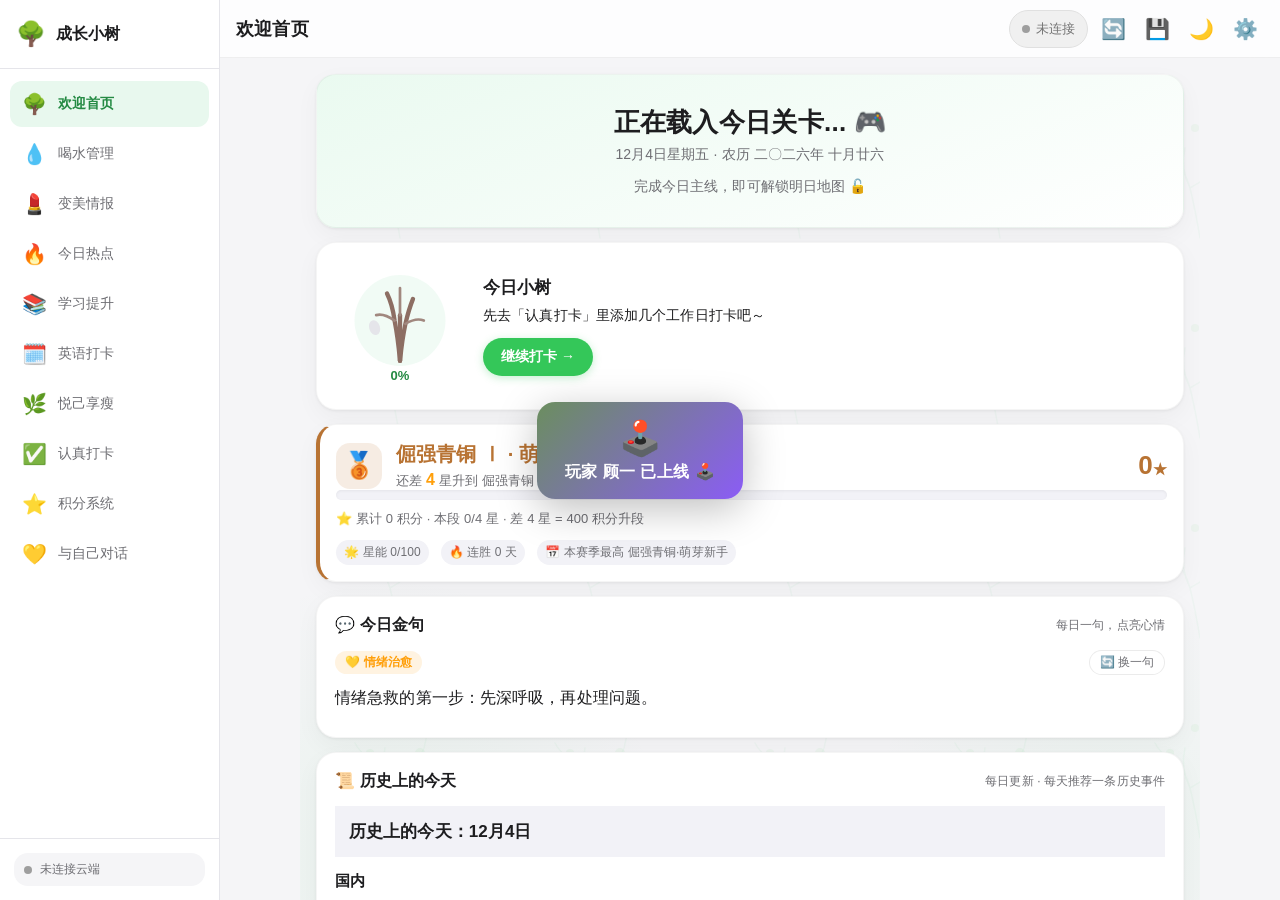
<file: index.html>
<!DOCTYPE html>
<html lang="zh-CN">
<head>
    <meta charset="UTF-8">
    <meta name="viewport" content="width=device-width, initial-scale=1.0, maximum-scale=1.0, user-scalable=no">
    <meta http-equiv="Cache-Control" content="no-cache, no-store, must-revalidate">
    <meta http-equiv="Pragma" content="no-cache">
    <meta http-equiv="Expires" content="0">
    <meta name="theme-color" content="#34c759">
    <meta name="apple-mobile-web-app-capable" content="yes">
    <meta name="apple-mobile-web-app-status-bar-style" content="default">
    <meta name="apple-mobile-web-app-title" content="成长小树">
    <link rel="manifest" href="manifest.json">
    <link rel="icon" type="image/x-icon" href="favicon.ico">
    <link rel="apple-touch-icon" href="apple-touch-icon.png">
    <title>顾一的成长小树</title>
    <link rel="stylesheet" href="styles.20261111b.css">
    <!-- v20261107a：字体改用系统字体栈，去掉境外 Google Fonts 请求（慢网会阻塞后续脚本） -->
</head>
<body>
    <div id="app">
        <!-- 桌面端侧边栏 / 移动端抽屉 -->
        <aside id="sidebar" class="sidebar">
            <div class="sidebar-header">
                <span class="logo">🌳</span>
                <span class="logo-text">成长小树</span>
                <button class="sidebar-close" id="sidebarClose">✕</button>
            </div>
            <nav class="sidebar-nav" id="sidebarNav"></nav>
            <div class="sidebar-footer">
                <div class="sync-status" id="syncStatus">
                    <span class="sync-dot offline" id="syncDot"></span>
                    <span class="sync-text" id="syncText">未连接云端</span>
                </div>
            </div>
        </aside>

        <!-- 遮罩层 -->
        <div id="overlay" class="overlay"></div>

        <!-- 主内容区 -->
        <main class="main">
            <header class="topbar">
                <button class="menu-btn" id="menuBtn">☰</button>
                <div class="page-title" id="pageTitle">首页</div>
                <div class="topbar-actions">
                    <div class="cloud-status-badge" id="cloudStatusBadge" data-action="sync-retry">
                        <span class="cloud-status-dot offline" id="cloudStatusDot"></span>
                        <span id="cloudStatusText">未连接云端</span>
                    </div>
                    <button class="icon-btn" id="refreshBtn" title="立即从云端刷新">🔄</button>
                    <button class="icon-btn" id="saveNowBtn" title="立即保存并上传到云端">💾</button>
                    <button class="icon-btn" id="themeBtn" title="切换日间/夜间模式">🌙</button>
                    <button class="icon-btn" id="settingsBtn" title="设置">⚙️</button>
                </div>
            </header>

            <div class="content" id="content">
                <!-- 动态内容 -->
            </div>
            <div id="fatalError" style="display:none;padding:24px;text-align:center;color:var(--text)"></div>
        </main>
    </div>

    <!-- 设置弹窗 -->
    <div id="settingsModal" class="modal">
        <div class="modal-card">
            <div class="modal-header">
                <h3>⚙️ 设置</h3>
                <button class="modal-close" id="settingsClose">✕</button>
            </div>
            <div style="font-size:12px;color:var(--text-secondary);margin:0 0 12px 2px">当前版本 <span id="appVersionText">—</span></div>
            <div class="modal-body">
                <div class="form-group">
                    <label>昵称</label>
                    <input type="text" id="settingName" placeholder="怎么称呼你？">
                </div>
                <div class="form-group">
                    <label>所在城市</label>
                    <input type="text" id="settingCity" placeholder="例如：成都">
                </div>
                <div class="form-group">
                    <label>积分兑换规则（自由设定）</label>
                    <input type="text" id="settingExchangeRule" placeholder="例如：100 积分 = 1 次奶茶 / 攒够 500 分奖励自己一顿大餐">
                    <div class="field-hint">系统内不再默认把积分折算成钱。这里写你自己的兑换规则，会显示在积分统计与规则说明里。</div>
                </div>
                <div class="settings-section">
                    <div class="settings-section-title">☁️ 云端同步设置（Supabase）</div>
                    <div class="cloud-settings-status" id="cloudSettingsStatus">
                        <div class="cloud-status-line"><span class="status-label">当前状态：</span><span id="settingsCloudStatusText">未连接</span></div>
                        <div class="cloud-status-line"><span class="status-label">同步空间：</span><span id="settingsCloudSpace">—</span></div>
                        <div class="cloud-status-line"><span class="status-label">本设备：</span><span id="settingsCloudDevice">—</span></div>
                        <div class="cloud-status-line"><span class="status-label">最后同步：</span><span id="settingsCloudTime">—</span></div>
                    </div>
                    <div class="form-group">
                        <label>Supabase 项目 URL</label>
                        <input type="text" id="settingSupabaseUrl" placeholder="https://xxxx.supabase.co（不要带 /rest/）">
                        <div class="field-hint">只填项目地址，不要复制 REST endpoint 后面的 /rest/</div>
                    </div>
                    <div class="form-group">
                        <label>Supabase Anon Key</label>
                        <input type="text" id="settingSupabaseKey" placeholder="eyJ...（不是 sb_publishable_...）">
                        <div class="field-hint">使用项目设置 → Project API → anon public 的 Key</div>
                    </div>
                    <div class="form-group">
                        <label>同步空间 ID</label>
                        <input type="text" id="settingSyncSpaceId" placeholder="不同设备需填写相同的 ID 才能互相同步（留空默认 main）">
                    </div>
                    <button class="btn btn-secondary" data-action="test-supabase" style="margin-bottom:8px">🔌 测试云端连接</button>
                    <details class="sql-help">
                        <summary>📋 首次使用？点此查看建表 SQL（必做）</summary>
                        <p class="sql-tip">新建的 Supabase 项目里没有数据表，必须先建表并放行，否则会一直"连接失败"。<br>步骤：登录 Supabase → 左侧 <b>SQL Editor</b> → 新建查询 → 粘贴下方代码 → <b>Run</b> 执行一次即可。</p>
                        <pre class="sql-code" id="setupSql">-- 1. 创建数据表（只需执行一次）
create table if not exists growtree_data (
  id text primary key,
  payload jsonb not null,
  updated_at text
);

-- 2. 开启行级安全并允许匿名读写（只有你的 Key 能访问）
alter table growtree_data enable row level security;

create policy "allow anon all" on growtree_data
  for all to anon
  using (true)
  with check (true);

-- 3. 变美情报局 · 灵感军火库表（按需执行）
create table if not exists beauty_inspiration (
  id uuid primary key default gen_random_uuid(),
  url text not null,
  title text,
  cover_url text,
  tags text[] default '{}',
  note text,
  created_at timestamp with time zone default now()
);

alter table beauty_inspiration enable row level security;

create policy "allow anon all" on beauty_inspiration
  for all to anon
  using (true)
  with check (true);</pre>
                        <button class="btn btn-secondary" data-action="copy-sql" style="margin-top:8px">📋 复制 SQL</button>
                    </details>
                </div>

                <div class="settings-section">
                    <div class="settings-section-title">🧭 导航排序与显示（目录）</div>
                    <div class="field-hint">拖拽或点击 ↑↓ 调整顶部导航顺序：排第一的板块 = 打开工作台时的首页显示；取消勾选可隐藏该板块（仍可通过设置进入）。名称和图标也可以直接改。</div>
                    <div id="moduleManager" class="module-manager"></div>
                    <button class="btn btn-secondary" data-action="reset-modules" style="margin-top:8px">↺ 恢复默认板块</button>
                </div>

                <div class="settings-section">
                    <div class="settings-section-title">💽 云端空间占用（Supabase 免费版 500MB）</div>
                    <div class="storage-meter" id="storageMeter">计算中...</div>
                    <div class="storage-actions">
                        <button class="btn btn-secondary" data-action="clean-cache">🧹 清理可重建缓存</button>
                        <button class="btn btn-secondary" data-action="prune-old">✂️ 清理 1 年前旧数据</button>
                    </div>
                    <div class="field-hint">「今日宜美」天气和「今日热点」缓存可随时重新获取，不计入云端；灵感军火库单独存表且只存链接。系统会在主数据接近上限时自动清理 1 年前的旧记录，避免把免费额度撑满。</div>
                </div>

                <div class="settings-section">
                    <div class="settings-section-title">💾 数据备份</div>
                    <div class="backup-row">
                        <button class="btn btn-secondary" data-action="export-data">📤 导出备份(JSON)</button>
                        <button class="btn btn-secondary" data-action="import-data">📥 导入备份</button>
                    </div>
                    <input type="file" id="importFile" accept="application/json,.json" style="display:none">
                    <div class="field-hint">导出可保存到手机/电脑，换设备或清缓存后导入即可恢复全部数据。</div>
                </div>

                <div class="settings-section settings-danger">
                    <div class="settings-section-title">🎯 积分/段位校准</div>
                    <div class="field-hint">如果积分、段位、赛季最高、成就等数据被异常污染，可在此输入正确积分一键重置。会同步调整段位、赛季最高/起点、成就、称号、星能、连胜，并自动冻结成就防止再次污染。</div>
                    <div class="form-group" style="margin-top:10px;">
                        <label>目标累计积分</label>
                        <input type="number" id="settingTargetPoints" placeholder="例如：460" min="0" max="999999" value="460">
                        <div class="field-hint">460 积分 = 4 星 = 倔强青铜Ⅱ。积分会重置为指定值，段位按「积分 ÷ 100」向下取整自动换算。</div>
                    </div>
                    <div class="backup-row" style="margin-top:10px;">
                        <button class="btn btn-secondary" data-action="export-points-backup">💾 导出备份</button>
                        <button class="btn btn-danger" data-action="reset-points">🎯 执行校准</button>
                    </div>
                    <div id="pointsResetStatus" class="field-hint" style="margin-top:8px;color:var(--text-secondary);">当前累计积分：<span id="settingCurrentPoints">—</span>，当前段位：<span id="settingCurrentRank">—</span></div>
                    <button class="btn btn-danger" data-action="clear-points-rank" style="margin-top:12px;width:100%">🗑️ 积分/段位全部清零</button>
                    <div class="field-hint" style="margin-top:4px;color:var(--danger);">彻底删除所有积分流水、段位、赛季、成就等记录，本地与云端同步归零，从零开始。</div>
                    <button class="btn btn-secondary" data-action="unfreeze-achievements" id="settingUnfreezeAchv" style="margin-top:8px;display:none;width:100%">🔓 解冻成就（重置后想恢复自动判定再点）</button>
                </div>

                <div class="settings-section settings-danger">
                    <div class="settings-section-title">⚠️ 危险操作</div>
                    <button class="btn btn-danger" data-action="clear-all-data" style="width:100%">🗑️ 清除所有本地数据</button>
                    <div class="field-hint">调试阶段可用：清空后所有打卡、积分、心愿等记录都会重置，无法恢复。</div>
                </div>

                <div class="form-tip">
                    数据会先保存在本地，配置 Supabase 后自动同步到云端。
                </div>
            </div>
            <div class="modal-footer">
                <button class="btn btn-secondary" id="settingsCancel">取消</button>
                <button class="btn btn-primary" id="settingsSave">保存</button>
            </div>
        </div>
    </div>

    <!-- 书本评析弹窗 -->
    <div id="bookReviewModal" class="modal">
        <div class="modal-card">
            <div class="modal-header">
                <h3 id="bookReviewTitle">📖 书本评析</h3>
                <button class="modal-close" data-action="close-book-review">✕</button>
            </div>
            <div class="modal-body" id="bookReviewBody"></div>
            <div class="modal-footer">
                <button class="btn btn-secondary" data-action="close-book-review">关闭</button>
            </div>
        </div>
    </div>


    <!-- 新手引导弹窗 -->
    <div id="onboardModal" class="modal onboard-modal">
        <div class="modal-card onboard-card">
            <div class="onboard-hero">🌳 欢迎来到「成长小树」</div>
            <div class="onboard-sub">每一天的小坚持，都会让小树长高一点。先花 1 分钟把它调成你自己的～</div>

            <div class="onboard-step">
                <div class="onboard-q">1️⃣ 怎么称呼你？</div>
                <input type="text" id="onboardName" class="input" placeholder="例如：顾一" value="顾一">
            </div>

            <div class="onboard-step">
                <div class="onboard-q">2️⃣ 想先培养哪些小习惯？（可多选，之后随时增减）</div>
                <div class="onboard-habits" id="onboardHabits"></div>
            </div>

            <div class="onboard-step">
                <div class="onboard-q">3️⃣ 每天喝够水，身体和皮肤都会感谢你 💧</div>
                <div class="onboard-tip">可以在「认真打卡 → 板块 → 健康」里记录喝水，保持健康好习惯。</div>
            </div>

            <div class="onboard-tip">💡 打卡得积分，积分攒够就能兑换心愿好物——这就是让你坚持下去的小循环。</div>
            <div class="modal-footer">
                <button class="btn btn-primary" id="onboardStartBtn">开始使用 🌱</button>
            </div>
        </div>
    </div>

    <!-- 编辑打卡项弹窗（自定义，避免 prompt 在嵌入环境被屏蔽） -->
    <div id="editCheckInModal" class="modal">
        <div class="modal-card">
            <div class="modal-header">
                <h3>✏️ 编辑打卡项</h3>
                <button class="modal-close" data-action="close-edit-checkin">✕</button>
            </div>
            <div class="modal-body">
                <div class="form-group">
                    <label>名称</label>
                    <input type="text" id="editCheckInName" placeholder="打卡内容" maxlength="40">
                </div>
                <div class="form-group">
                    <label>所属分组</label>
                    <select id="editCheckInCategory" class="input"></select>
                    <div class="flower-guide-tip">仅调整分类展示，不影响历史积分和打卡记录</div>
                </div>
                <div class="form-group">
                    <label>难度定级（🌸 越多越难，分数自动对应）</label>
                    <div class="stars-pick edit-stars-pick" id="editCheckInStars">
                        <span class="cstar" data-stars="1" title="1简单 · 1分">🌸</span>
                        <span class="cstar" data-stars="2" title="2中等 · 3分">🌸</span>
                        <span class="cstar" data-stars="3" title="3坚持 · 6分">🌸</span>
                        <span class="cstar" data-stars="4" title="4挑战 · 10分">🌸</span>
                        <span class="cstar" data-stars="5" title="5超越 · 15分">🌸</span>
                    </div>
                    <div class="flower-guide-tip" id="editCheckInGrade"></div>
                </div>
            </div>
            <div class="modal-footer">
                <button class="btn btn-secondary" data-action="close-edit-checkin">取消</button>
                <button class="btn btn-primary" data-action="save-edit-checkin">保存</button>
            </div>
        </div>
    </div>

    <!-- 玩家上线提示 -->
    <div id="playerOnline" class="player-online">
        <div class="player-online-card">
            <div class="player-online-icon">🕹️</div>
            <div class="player-online-text" id="playerOnlineText">玩家 顾一 已上线 🕹️</div>
        </div>
    </div>

    <!-- 成就徽章弹窗（如：明日已解锁） -->
    <div id="achievementBadge" class="achievement-badge">
        <div class="achievement-badge-card">
            <div class="achievement-badge-glow"></div>
            <div class="achievement-badge-emoji" id="achievementBadgeEmoji">🏆</div>
            <div class="achievement-badge-title" id="achievementBadgeTitle">Tomorrow Unlocked</div>
            <div class="achievement-badge-sub" id="achievementBadgeSub">明日已解锁</div>
        </div>
    </div>

    <!-- 变美情报局 · 灵感编辑/新增弹窗 -->
    <div id="beautyInspModal" class="modal">
        <div class="modal-card beauty-insp-modal-card">
            <div class="modal-header">
                <h3 id="beautyInspModalTitle">➕ 新增灵感</h3>
                <button class="modal-close" data-action="beauty-insp-cancel">✕</button>
            </div>
            <div class="modal-body">
                <div class="form-group">
                    <label>链接 <span style="font-weight:400;color:var(--text-secondary)">（小红书 / 抖音 / B站 / YouTube 等）</span></label>
                    <div class="input-row">
                        <input type="text" class="input" id="beautyInspUrl" placeholder="粘贴链接，如 https://www.xiaohongshu.com/...">
                        <button class="btn btn-secondary" data-action="beauty-insp-parse">解析</button>
                    </div>
                </div>
                <div class="form-group">
                    <label>标题</label>
                    <input type="text" class="input" id="beautyInspTitle" placeholder="自动解析或手动填写">
                </div>
                <div class="form-group">
                    <label>封面图 <span style="font-weight:400;color:var(--text-secondary)">（从本地上传，不会上传到 Storage）</span></label>
                    <div class="beauty-cover-upload">
                        <input type="file" class="beauty-cover-file" id="beautyInspFile" accept="image/*">
                        <button class="btn btn-secondary" data-action="beauty-insp-pick-file">📷 选择图片</button>
                        <button class="btn btn-link" data-action="beauty-insp-use-url">或粘贴图片链接</button>
                    </div>
                    <div class="beauty-cover-url-wrap" id="beautyCoverUrlWrap" style="display:none;">
                        <div class="input-row beauty-cover-row">
                            <input type="text" class="input" id="beautyInspCover" placeholder="粘贴图片链接，例如 https://.../cover.jpg" style="user-select:text;-webkit-user-select:text;">
                            <button class="btn btn-secondary" data-action="beauty-insp-clear-cover">清空</button>
                        </div>
                    </div>
                    <div class="beauty-insp-preview" id="beautyInspPreview"></div>
                    <label class="beauty-insp-skip-cover">
                        <input type="checkbox" id="beautyInspSkipCover">
                        <span>暂时没封面，先保存（之后可在编辑里补）</span>
                    </label>
                    <div class="beauty-insp-tip">💡 建议上传清晰的妆容/穿搭图片；图片会以压缩后的 base64 形式保存在数据库中。</div>
                </div>
                <div class="form-group">
                    <label>标签 <span style="font-weight:400;color:var(--text-secondary)">（用空格分隔，如：清透底妆 圆脸 晚宴妆 10min）</span></label>
                    <input type="text" class="input" id="beautyInspTags" placeholder="#清透底妆 #适合圆脸 #晚宴妆 #耗时10min">
                </div>
                <div class="form-group">
                    <label>备注</label>
                    <textarea class="input" id="beautyInspNote" rows="2" placeholder="记录心得、适用场合或后续尝试计划"></textarea>
                </div>
            </div>
            <div class="modal-footer">
                <button class="btn btn-secondary" data-action="beauty-insp-cancel">取消</button>
                <button class="btn btn-primary" data-action="beauty-insp-save">保存</button>
            </div>
        </div>
    </div>

    <!-- 提示条 -->
    <div id="toast" class="toast"></div>

    <!-- 通用确认/输入弹窗（替代 window.confirm/prompt，移动端友好） -->
    <div id="uiModal" class="ui-modal">
        <div class="ui-modal-card">
            <div class="ui-modal-title" id="uiModalTitle"></div>
            <div class="ui-modal-msg" id="uiModalMsg"></div>
            <input type="text" class="ui-modal-input input" id="uiModalInput" style="display:none">
            <div class="ui-modal-actions">
                <button class="btn" id="uiModalCancel">取消</button>
                <button class="btn btn-primary" id="uiModalOk">确定</button>
            </div>
        </div>
    </div>

    <!-- v20261107a：第三方库全部本地托管，页面不再依赖境外 CDN；
         两个从未使用的库（compromise / chart.js）已移除。defer 保证顺序执行且不阻塞页面解析 -->
    <script defer src="vendor/lunar.1.7.8.js"></script>
    <script defer src="vendor/supabase.2.119.0.js"></script>
    <script defer src="app.20261111b.js"></script>
    <script>
        // 全局错误兜底：若初始化崩溃，把错误显示在页面上，而不是白屏
        function showFatalError(msg, detail) {
            const el = document.getElementById('fatalError');
            if (!el) return;
            el.style.display = 'block';
            el.innerHTML = '<div style="font-size:18px;font-weight:700;margin-bottom:8px">😵 页面加载遇到问题</div>' +
                '<div style="font-size:14px;opacity:.85;margin-bottom:12px">' + msg + '</div>' +
                '<pre style="font-size:12px;background:var(--surface-2);color:var(--text);padding:10px;border-radius:8px;overflow:auto">' + (detail || '') + '</pre>' +
                '<button onclick="location.reload(true)" style="margin-top:12px;padding:8px 16px;border:none;border-radius:8px;background:#34c759;color:#fff;font-size:14px">强制刷新</button>';
        }
        window.onerror = function (msg, url, line, col, err) {
            if (!window.__GT_READY__) {
                showFatalError('运行错误：' + msg, '行号：' + line + ':' + col + '\n' + (err && err.stack ? err.stack : ''));
                return;
            }
            // 页面已正常启动：单个操作出错不要把整页内容换成错误堆栈，只留轻量提示
            console.error('运行错误', msg, line, col, err);
            try { if (typeof toast === 'function') toast('⚠️ 刚才的操作没成功，请再点一次'); } catch (e) {}
        };
        window.addEventListener('unhandledrejection', function (e) {
            // 云端同步 / 天气 / 热榜等后台请求失败很常见，不等于页面崩溃，不能弹整页错误
            console.warn('后台请求未完成', e.reason);
            if (!window.__GT_READY__) showFatalError('启动时的异步错误', e.reason && e.reason.stack ? e.reason.stack : String(e.reason));
        });
        // 脚本没下载完整 / 没执行时，页面会「看得见但点不动」：给一个明确的重试入口
        window.addEventListener('load', function () {
            setTimeout(function () {
                if (window.__GT_READY__) return;
                const el = document.getElementById('fatalError');
                if (!el) return;
                el.style.display = 'block';
                el.innerHTML = '<div style="font-size:18px;font-weight:700;margin-bottom:8px">😵 页面还没加载好</div>' +
                    '<div style="font-size:14px;opacity:.85;margin-bottom:12px">可能是网络中断导致脚本没下载完整，数据都还在，重新加载一次就好。</div>' +
                    '<button onclick="location.reload(true)" style="padding:8px 16px;border:none;border-radius:8px;background:#34c759;color:#fff;font-size:14px">重新加载</button>';
            }, 6000);
        });

        // 注册 Service Worker：实现部署后自动静默更新，告别「删了重加」
        if ('serviceWorker' in navigator) {
            // 新版本 Service Worker 接管页面后，自动刷新以加载最新代码，保证手机/电脑两端一致
            let swReloading = false;
            navigator.serviceWorker.addEventListener('controllerchange', function () {
                if (swReloading) return;
                swReloading = true;
                window.location.reload();
            });
            window.addEventListener('load', function () {
                navigator.serviceWorker.register('./sw.js').catch(function (err) {
                    console.warn('SW 注册失败', err);
                });
            });
        }
    </script>
</body>
</html>
</file>
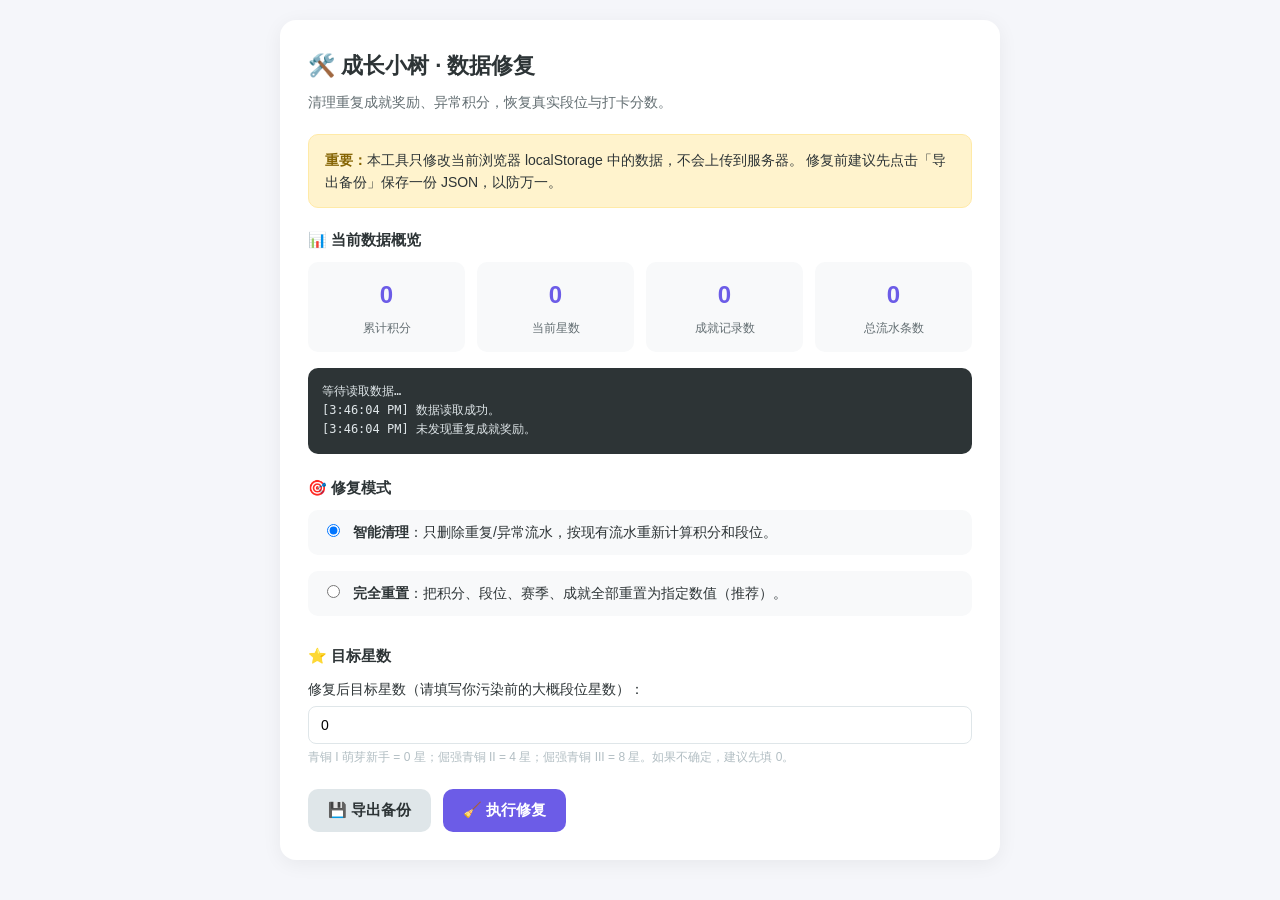
<file: repair.html>
<!DOCTYPE html>
<html lang="zh-CN">
<head>
    <meta charset="UTF-8">
    <meta name="viewport" content="width=device-width, initial-scale=1.0">
    <title>成长小树 · 数据修复</title>
    <style>
        * { box-sizing: border-box; }
        body {
            font-family: -apple-system, BlinkMacSystemFont, 'Segoe UI', 'PingFang SC', 'Microsoft YaHei', sans-serif;
            background: #f5f6fa;
            color: #2d3436;
            line-height: 1.6;
            padding: 20px;
            margin: 0;
        }
        .wrap {
            max-width: 720px;
            margin: 0 auto;
            background: #fff;
            border-radius: 16px;
            padding: 28px;
            box-shadow: 0 4px 20px rgba(0,0,0,0.06);
        }
        h1 { font-size: 22px; margin: 0 0 8px; }
        .subtitle { color: #636e72; font-size: 14px; margin-bottom: 20px; }
        .alert {
            background: #fff3cd;
            border: 1px solid #ffeaa7;
            border-radius: 10px;
            padding: 14px 16px;
            margin-bottom: 20px;
            font-size: 14px;
        }
        .alert strong { color: #856404; }
        .section { margin-bottom: 22px; }
        .section-title {
            font-weight: 600;
            font-size: 15px;
            margin-bottom: 10px;
            display: flex;
            align-items: center;
            gap: 6px;
        }
        .stats {
            display: grid;
            grid-template-columns: repeat(auto-fit, minmax(140px, 1fr));
            gap: 12px;
            margin-bottom: 16px;
        }
        .stat {
            background: #f8f9fa;
            border-radius: 10px;
            padding: 14px;
            text-align: center;
        }
        .stat .num {
            font-size: 24px;
            font-weight: 700;
            color: #6c5ce7;
        }
        .stat .label {
            font-size: 12px;
            color: #636e72;
            margin-top: 4px;
        }
        label {
            display: block;
            font-size: 14px;
            margin-bottom: 6px;
            font-weight: 500;
        }
        input[type="number"] {
            width: 100%;
            padding: 10px 12px;
            border: 1px solid #dfe6e9;
            border-radius: 8px;
            font-size: 14px;
        }
        .hint {
            font-size: 12px;
            color: #b2bec3;
            margin-top: 4px;
        }
        .btn {
            display: inline-flex;
            align-items: center;
            justify-content: center;
            gap: 6px;
            padding: 12px 20px;
            border: none;
            border-radius: 10px;
            font-size: 15px;
            cursor: pointer;
            font-weight: 600;
        }
        .btn-primary { background: #6c5ce7; color: #fff; }
        .btn-primary:hover { background: #5b4cc4; }
        .btn-secondary { background: #dfe6e9; color: #2d3436; }
        .btn-secondary:hover { background: #b2bec3; }
        .actions { display: flex; gap: 12px; margin-top: 20px; flex-wrap: wrap; }
        .log {
            background: #2d3436;
            color: #dfe6e9;
            border-radius: 10px;
            padding: 14px;
            font-family: ui-monospace, SFMono-Regular, Menlo, monospace;
            font-size: 12px;
            white-space: pre-wrap;
            min-height: 80px;
            max-height: 300px;
            overflow: auto;
        }
        .done { color: #00b894; }
        .warn { color: #fdcb6e; }
        .err { color: #ff7675; }
        .hidden { display: none; }
        .mode-switch { display: flex; flex-direction: column; gap: 10px; }
        .mode-label {
            display: flex; align-items: flex-start; gap: 10px;
            background: #f8f9fa; border-radius: 10px; padding: 12px 14px;
            cursor: pointer; font-size: 14px;
        }
        .mode-label input { margin-top: 2px; }
        .mode-label span { flex: 1; line-height: 1.5; }
        .alert-info { background: #e8f4fd; border-color: #74b9ff; }
        .alert-info strong { color: #0984e3; }
    </style>
</head>
<body>
    <div class="wrap">
        <h1>🛠️ 成长小树 · 数据修复</h1>
        <div class="subtitle">清理重复成就奖励、异常积分，恢复真实段位与打卡分数。</div>

        <div class="alert">
            <strong>重要：</strong>本工具只修改当前浏览器 localStorage 中的数据，不会上传到服务器。
            修复前建议先点击「导出备份」保存一份 JSON，以防万一。
        </div>

        <div class="section">
            <div class="section-title">📊 当前数据概览</div>
            <div class="stats" id="statsBox">
                <div class="stat"><div class="num" id="sEarned">--</div><div class="label">累计积分</div></div>
                <div class="stat"><div class="num" id="sRankStars">--</div><div class="label">当前星数</div></div>
                <div class="stat"><div class="num" id="sAchvCount">--</div><div class="label">成就记录数</div></div>
                <div class="stat"><div class="num" id="sHistoryCount">--</div><div class="label">总流水条数</div></div>
            </div>
            <div class="log" id="logBox">等待读取数据…</div>
        </div>

        <div class="section">
            <div class="section-title">🎯 修复模式</div>
            <div class="mode-switch">
                <label class="mode-label">
                    <input type="radio" name="repairMode" value="smart" checked onchange="onModeChange()">
                    <span><b>智能清理</b>：只删除重复/异常流水，按现有流水重新计算积分和段位。</span>
                </label>
                <label class="mode-label">
                    <input type="radio" name="repairMode" value="full" onchange="onModeChange()">
                    <span><b>完全重置</b>：把积分、段位、赛季、成就全部重置为指定数值（推荐）。</span>
                </label>
            </div>
        </div>

        <div class="section" id="smartTargetSection">
            <div class="section-title">⭐ 目标星数</div>
            <label for="targetStars">修复后目标星数（请填写你污染前的大概段位星数）：</label>
            <input type="number" id="targetStars" value="0" min="0" max="1000">
            <div class="hint">青铜 I 萌芽新手 = 0 星；倔强青铜 II = 4 星；倔强青铜 III = 8 星。如果不确定，建议先填 0。</div>
        </div>

        <div class="section hidden" id="fullResetSection">
            <div class="section-title">🔧 完全重置到指定积分</div>
            <label for="targetPoints">修复后目标累计积分：</label>
            <input type="number" id="targetPoints" value="460" min="0" max="999999">
            <div class="hint">系统会按「1 星 = 100 积分」自动换算段位。460 积分 = 4 星 = 倔强青铜 II。</div>
            <div class="alert alert-info" style="margin-top:12px;">
                <strong>会重置的项目：</strong>累计积分、积分流水、已使用积分、当前段位、赛季最高/起点、所有成就、称号、星能、连胜。<br>
                <strong>不会重置的项目：</strong>打卡项设置、打卡历史、心愿单、备忘录等日常数据。
            </div>
        </div>

        <div class="actions">
            <button class="btn btn-secondary" onclick="exportBackup()">💾 导出备份</button>
            <button class="btn btn-primary" onclick="runRepair()">🧹 执行修复</button>
            <button class="btn btn-secondary" onclick="unfreezeAchievements()" id="unfreezeBtn" style="display:none;">🔓 解冻成就</button>
        </div>
    </div>

    <script>
        const LS_KEY = 'growtree_state';
        const ACHV_TYPES = new Set(['achv']);
        let raw = null;

        function log(msg, cls = '') {
            const box = document.getElementById('logBox');
            const line = document.createElement('div');
            line.className = cls;
            line.textContent = `[${new Date().toLocaleTimeString()}] ${msg}`;
            box.appendChild(line);
            box.scrollTop = box.scrollHeight;
        }

        function readState() {
            try {
                raw = localStorage.getItem(LS_KEY);
                if (!raw) { log('未找到本地数据，无需修复。', 'err'); return null; }
                return JSON.parse(raw);
            } catch (e) {
                log('读取数据失败：' + e.message, 'err');
                return null;
            }
        }

        function renderStats(st) {
            const data = st.data || {};
            const game = data.game || {};
            const pts = data.points || { earned: 0, used: 0, history: [] };
            document.getElementById('sEarned').textContent = (pts.earned || 0).toLocaleString();
            document.getElementById('sRankStars').textContent = (game.rankStars || 0).toLocaleString();
            const achvCount = (pts.history || []).filter(h => ACHV_TYPES.has(h.type)).length;
            document.getElementById('sAchvCount').textContent = achvCount;
            document.getElementById('sHistoryCount').textContent = (pts.history || []).length;
        }

        function onModeChange() {
            const mode = document.querySelector('input[name="repairMode"]:checked').value;
            document.getElementById('smartTargetSection').classList.toggle('hidden', mode !== 'smart');
            document.getElementById('fullResetSection').classList.toggle('hidden', mode !== 'full');
        }

        function unfreezeAchievements() {
            const st = readState();
            if (!st) return;
            const game = st.data.game || {};
            if (game._achievementsFrozen) {
                delete game._achievementsFrozen;
                localStorage.setItem(LS_KEY, JSON.stringify(st));
                log('成就已解冻，下次启动主程序会恢复正常判定。', 'done');
                document.getElementById('unfreezeBtn').style.display = 'none';
            } else {
                log('当前成就并未被冻结。');
            }
        }

        function init() {
            const st = readState();
            if (!st) return;
            renderStats(st);
            log('数据读取成功。');
            if (st.data.game && st.data.game._achievementsFrozen) {
                document.getElementById('unfreezeBtn').style.display = 'inline-flex';
                log('检测到成就已被冻结（防止批量解锁）。如需恢复可在下方点击「解冻成就」。', 'warn');
            }

            // 自动估算重复成就
            const pts = st.data.points || { history: [] };
            const dupMap = {};
            let dupTotal = 0;
            for (const h of pts.history) {
                if (!ACHV_TYPES.has(h.type)) continue;
                const key = h.reason || h.type;
                dupMap[key] = (dupMap[key] || 0) + 1;
            }
            for (const [k, c] of Object.entries(dupMap)) {
                if (c > 1) {
                    dupTotal += c - 1;
                    log(`发现重复成就奖励：${k} × ${c} 条`, 'warn');
                }
            }
            if (dupTotal) log(`预计可清理 ${dupTotal} 条重复成就记录。`, 'warn');
            else log('未发现重复成就奖励。');
        }

        function exportBackup() {
            if (!raw) { log('没有数据可导出。', 'err'); return; }
            const blob = new Blob([raw], { type: 'application/json' });
            const url = URL.createObjectURL(blob);
            const a = document.createElement('a');
            a.href = url;
            a.download = `growtree_backup_${new Date().toISOString().slice(0,19).replace(/:/g,'-')}.json`;
            a.click();
            URL.revokeObjectURL(url);
            log('备份已导出，请妥善保存。', 'done');
        }

        function today() {
            const d = new Date();
            return `${d.getFullYear()}-${String(d.getMonth() + 1).padStart(2, '0')}-${String(d.getDate()).padStart(2, '0')}`;
        }

        function resetToPoints(st, targetPoints) {
            const data = st.data;
            const pts = data.points || { earned: 0, used: 0, history: [] };
            const game = data.game || {};
            const targetStars = Math.floor(targetPoints / 100);

            // 1. 清空并重建积分流水
            pts.history = [];
            if (targetPoints > 0) {
                pts.history.push({
                    type: 'base',
                    points: targetPoints,
                    date: today(),
                    reason: '数据修复重置',
                    time: new Date().toISOString()
                });
            }
            pts.earned = targetPoints;
            pts.used = 0;
            log(`累计积分已重置为：${targetPoints}`, 'done');

            // 2. 重置段位
            game.rankStars = targetStars;
            game.accountedEarnedStars = targetStars;
            game._pointsCalibrated = true;
            log(`段位已重置为：${targetStars} 星（${targetPoints} 积分）`, 'done');

            // 3. 重置赛季记录
            if (!game.season) {
                const cur = new Date();
                const m = cur.getMonth() + 1;
                let key = 'summer', name = '夏赛季';
                if ([3,4,5].includes(m)) { key = 'spring'; name = '春赛季'; }
                else if ([6,7,8].includes(m)) { key = 'summer'; name = '夏赛季'; }
                else if ([9,10,11].includes(m)) { key = 'autumn'; name = '秋赛季'; }
                else { key = 'winter'; name = '冬赛季'; }
                game.season = { id: `${cur.getFullYear()}-${key}`, key, name, year: cur.getFullYear() };
            }
            game.season.startStars = targetStars;
            game.season.peakStars = targetStars;
            game.season.peakKey = null;
            log('本赛季起点/最高段位已同步重置。', 'done');

            // 4. 重置成就、称号、星能、连胜
            game.achievements = {};
            game.titles = [];
            game._achievementsFrozen = true;
            game.courage = 0;
            game.courageStars = 0;
            game.allFourCourageDates = [];
            if (typeof game.winStreak === 'number') game.winStreak = 0;
            log('成就、称号、星能、连胜已重置，并自动冻结成就防止再次污染。', 'done');

            return st;
        }

        function runRepair() {
            const st = readState();
            if (!st) return;

            const mode = document.querySelector('input[name="repairMode"]:checked').value;
            const data = st.data;
            const pts = data.points || { earned: 0, used: 0, history: [] };
            const game = data.game || {};

            if (mode === 'full') {
                let targetPoints = parseInt(document.getElementById('targetPoints').value, 10);
                if (isNaN(targetPoints) || targetPoints < 0) targetPoints = 0;
                log(`开始完全重置到 ${targetPoints} 积分…`);
                resetToPoints(st, targetPoints);
            } else {
                log('开始智能清理…');

                // 1. 按 reason 去重，只保留最早的一条成就奖励
                const seen = new Set();
                const beforeLen = pts.history.length;
                pts.history = pts.history.filter(h => {
                    if (!ACHV_TYPES.has(h.type)) return true;
                    const key = h.reason || h.type;
                    if (seen.has(key)) return false;
                    seen.add(key);
                    return true;
                });
                const removed = beforeLen - pts.history.length;
                if (removed) log(`已清理 ${removed} 条重复成就奖励记录。`, 'done');
                else log('没有重复成就奖励需要清理。');

                // 2. 删除明显异常的单条记录（单个 base 记录 > 500 分视为异常）
                const beforeLen2 = pts.history.length;
                pts.history = pts.history.filter(h => {
                    if (h.type === 'base' && (h.points || 0) > 500) return false;
                    if (h.type === 'streak' && (h.points || 0) > 500) return false;
                    return true;
                });
                const removed2 = beforeLen2 - pts.history.length;
                if (removed2) log(`已清理 ${removed2} 条异常高分记录。`, 'done');

                // 3. 重新计算 earned
                const earned = pts.history.reduce((s, h) => s + (h.points || 0), 0);
                pts.earned = earned;
                log(`重新计算累计积分：${earned}`);

                // 4. 计算真实星数
                const earnedStars = Math.floor(earned / 100);
                log(`按真实积分对应星数：${earnedStars} 星。`);

                // 5. 使用用户输入的目标星数（默认不超过真实星数，防止再次飞升）
                let target = parseInt(document.getElementById('targetStars').value, 10);
                if (isNaN(target) || target < 0) target = 0;
                if (target > earnedStars) {
                    log(`目标星数 ${target} 超过真实星数 ${earnedStars}，已限制为 ${earnedStars}。`, 'warn');
                    target = earnedStars;
                }
                game.rankStars = target;
                game.accountedEarnedStars = target;
                log(`段位已校准为：${target} 星。`, 'done');

                // 6. 重置成就与称号状态，让下次主程序按真实状态重新发放（且只发一次）
                game.achievements = {};
                game.titles = game.titles || [];
                log('已重置成就解锁状态，下次启动会按真实进度重新判定一次。', 'done');

                // 7. 修正赛季峰值（如果高于当前星数）
                if (game.season && typeof game.season.peakStars === 'number' && game.season.peakStars > target) {
                    game.season.peakStars = target;
                    game.season.peakKey = null;
                    log('已修正本赛季最高段位记录。', 'done');
                }
                if (game.season && typeof game.season.startStars === 'number' && game.season.startStars > target) {
                    game.season.startStars = target;
                    log('已修正本赛季起点段位记录。', 'done');
                }
            }

            // 写回 localStorage
            try {
                localStorage.setItem(LS_KEY, JSON.stringify(st));
                log('修复数据已写回本地存储。', 'done');
                log('请刷新成长小树页面查看效果。', 'done');
                renderStats(st);
                if (game._achievementsFrozen) {
                    document.getElementById('unfreezeBtn').style.display = 'inline-flex';
                }
            } catch (e) {
                log('保存失败：' + e.message, 'err');
            }
        }

        init();
    </script>
</body>
</html>
</file>
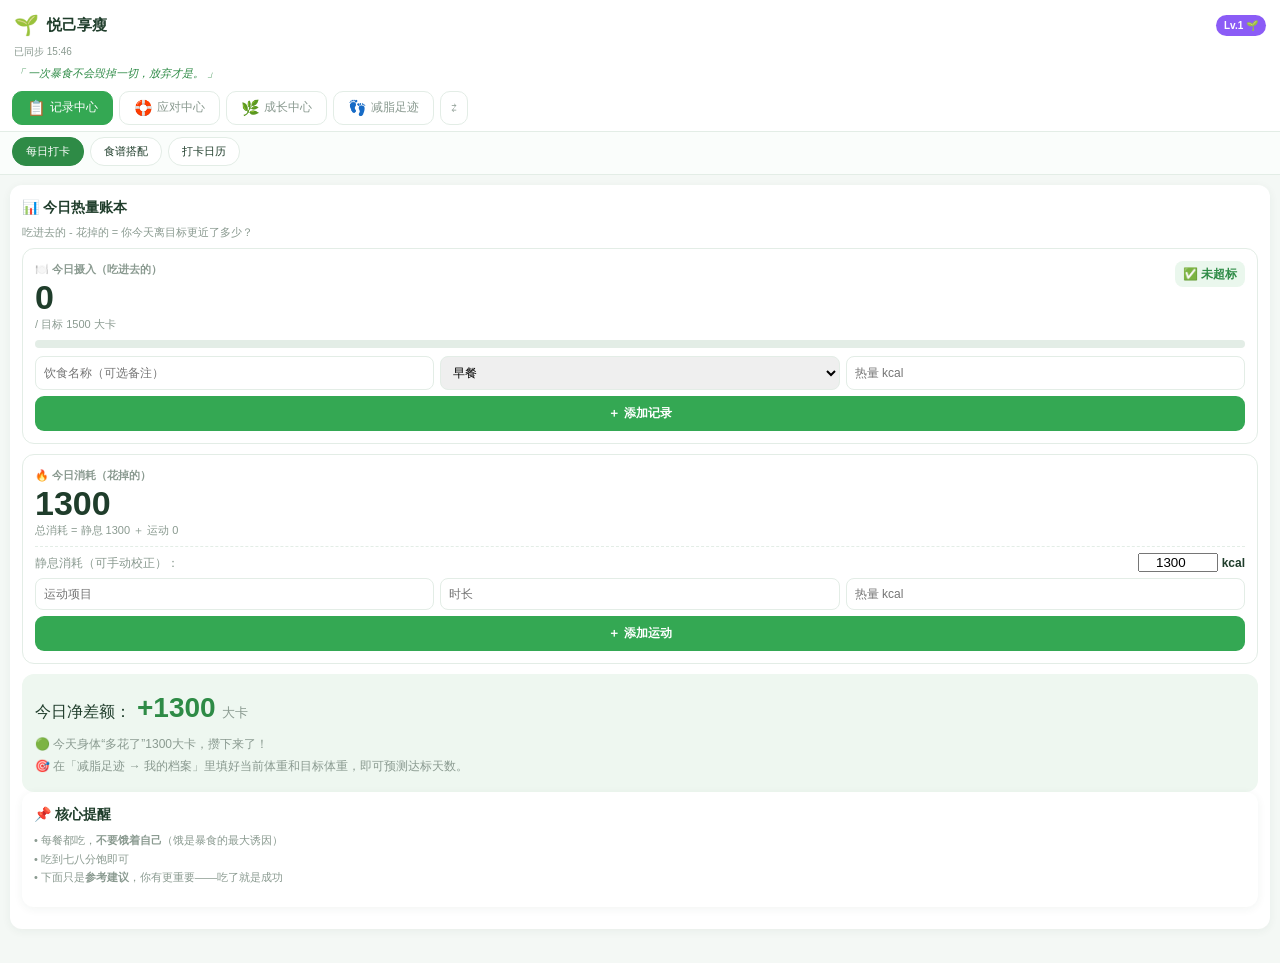
<file: yuejixiangshou.html>
<!DOCTYPE html>
<html lang="zh-CN">
<head>
<meta charset="UTF-8">
<meta name="viewport" content="width=device-width, initial-scale=1.0, maximum-scale=1.0, user-scalable=no">
<title>悦己享瘦 · 5分STOP</title>
<style>
:root{
  --green:#34a853;--green2:#2e8b46;--light:#eef7f0;--ink:#1f3d2b;
  --gray:#8a9a90;--line:#e3ede6;--red:#e06b6b;--amber:#e8a33d;--purple:#8b5cf6;
  --card:#ffffff;--bg:#f4f8f5;--shadow:0 2px 10px rgba(31,61,43,.06);
}
*{box-sizing:border-box;margin:0;padding:0;-webkit-tap-highlight-color:transparent}
body{font-family:-apple-system,"PingFang SC","Microsoft YaHei",sans-serif;background:var(--bg);color:var(--ink);line-height:1.5;padding-bottom:14px}
button{font-family:inherit;cursor:pointer;border:none;background:none;color:inherit}
input,select,textarea{font-family:inherit}

/* 顶栏 */
#topbar{position:sticky;top:0;z-index:50;background:var(--card);border-bottom:1px solid var(--line)}
.brand{display:flex;align-items:center;gap:8px;padding:10px 14px 4px}
.brand .logo{font-size:20px}
.brand h1{font-size:15px;font-weight:700}
.brand .lvl{margin-left:auto;background:var(--purple);color:#fff;font-size:10px;font-weight:700;padding:3px 8px;border-radius:12px}
.sync{font-size:10px;color:var(--gray);padding:0 14px 4px}
#welcome{font-size:11px;color:var(--green2);padding:2px 14px 5px;font-style:italic}
/* v10：体重打卡 hero + 阶梯折叠 */
.weight-hero{background:linear-gradient(135deg,#eef7f0,#fff);border:2px solid var(--green)}
.wh-top{display:flex;align-items:baseline;gap:6px;justify-content:center;padding:8px 0}
.wh-label{font-size:13px;color:var(--gray)}
.wh-value{font-size:42px;font-weight:800;color:var(--green2);line-height:1}
.wh-unit{font-size:14px;color:var(--gray)}
.wh-goal{text-align:center;font-size:12px;color:var(--ink);margin-bottom:10px}
.wh-goal b{color:var(--amber)}
.wh-input{display:flex;gap:8px}
.wh-input input{flex:1;padding:12px;border:1px solid var(--line);border-radius:10px;font-size:16px;text-align:center}
.wh-input .btn{padding:0 24px;font-size:15px}
.ladder-wrap{padding:0;overflow:hidden}
.ladder-toggle{display:flex;align-items:center;justify-content:space-between;padding:12px 14px;cursor:pointer;user-select:none}
.lt-left{display:flex;align-items:center;gap:6px;font-weight:700}
.lt-right{display:flex;align-items:center;gap:8px}
.lt-arrow{transition:.2s;display:inline-block}
.lt-arrow.open{transform:rotate(180deg)}
.ladder-body{max-height:0;overflow:hidden;transition:max-height .3s}
.ladder-body.open{max-height:2000px}
.ladder-track{max-height:320px;overflow-y:auto;padding:4px 14px}
.ladder-row{display:flex;align-items:center;gap:10px;padding:5px 0;border-bottom:1px dashed var(--line);font-size:12px}
.ladder-row.done{opacity:.55}
.ladder-row.done .lr-w{text-decoration:line-through}
.ladder-row.current{background:var(--light);border-radius:6px;padding:6px 8px;font-weight:700}
.ladder-row.next .lr-w{color:var(--amber);font-weight:700}
.lr-num{width:42px;color:var(--gray)}
.lr-w{flex:1}
.lr-dot{width:18px;text-align:center;color:var(--green)}
.lr-date{width:70px;text-align:right;color:var(--gray);font-size:11px}
.ladder-hint{font-size:11px;color:var(--amber);padding:8px 14px 12px;text-align:center}
#bootError{display:none;position:fixed;left:10px;right:10px;bottom:10px;z-index:999;background:var(--card)3f3;color:var(--red);border:1px solid var(--red);border-radius:10px;padding:10px;font-size:11px;line-height:1.5;max-height:40vh;overflow:auto}
#bootError:before{content:'⚠️ 页面报错（可截图反馈）：\A';white-space:pre}
#bootError:empty{display:none}

/* 二级导航（横向） */
#secNav{display:flex;gap:6px;padding:4px 12px 6px;overflow-x:auto;scrollbar-width:none;border-bottom:1px solid var(--line);background:var(--card)}
#secNav::-webkit-scrollbar{display:none}
.secBtn{flex:0 0 auto;display:flex;align-items:center;gap:4px;padding:7px 14px;border-radius:10px;font-size:12px;color:var(--gray);background:var(--card);border:1px solid var(--line);white-space:nowrap;transition:.2s}
.secBtn .ic{font-size:15px}
.secBtn.active{background:var(--green);color:#fff;border-color:var(--green)}
.secWrap{flex:0 0 auto;display:inline-flex;align-items:center;gap:2px}
.ordArrow{flex:0 0 auto;width:22px;height:28px;padding:0;border-radius:8px;font-size:12px;line-height:1;background:var(--card);border:1px solid var(--line);color:var(--ink)}
.ordArrow:disabled{opacity:.35}

/* 三级导航（横向胶囊） */
#subNav{display:flex;gap:6px;padding:5px 12px 8px;overflow-x:auto;scrollbar-width:none;min-height:36px;align-items:center;background:#fafdfb}
#subNav::-webkit-scrollbar{display:none}
.subBtn{flex:0 0 auto;padding:6px 13px;border-radius:14px;font-size:11px;background:var(--card);border:1px solid var(--line);color:var(--ink);white-space:nowrap}
.subBtn.active{background:var(--green2);color:#fff;border-color:var(--green2)}

main{padding:10px}
.page{display:none;animation:fade .25s ease}
.page.active{display:block}
@keyframes fade{from{opacity:0;transform:translateY(6px)}to{opacity:1;transform:none}}

.card{background:var(--card);border-radius:12px;padding:12px;margin-bottom:10px;box-shadow:var(--shadow)}
.card h2{font-size:14px;margin-bottom:6px;display:flex;align-items:center;gap:6px}
.card .hint{font-size:11px;color:var(--gray);margin-bottom:8px;line-height:1.5}
.muted{color:var(--gray);font-size:11px}

.btn{background:var(--green);color:#fff;border-radius:9px;padding:9px 12px;font-size:12px;font-weight:600;display:inline-flex;align-items:center;justify-content:center;gap:5px;width:100%}
.btn.ghost{background:var(--card);color:var(--green2);border:1px solid var(--green)}
.btn.danger{background:var(--card);color:var(--red);border:1px solid var(--red)}
.btn.sm{padding:5px 9px;font-size:11px;border-radius:7px;width:auto}
.btn.purple{background:var(--purple)}
.btn.amber{background:var(--amber)}
.row{display:flex;gap:8px;flex-wrap:wrap;align-items:center}
.row.between{justify-content:space-between}

/* ===== 每日打卡（一体化：吃了+拍照+卡路里，下方建议） ===== */
.meal-card{border:1px solid var(--line);border-radius:11px;margin-bottom:7px;background:var(--card);overflow:hidden}
.meal-card .mc-head{display:flex;align-items:center;gap:10px;padding:11px 12px;cursor:pointer}
.meal-card .box{width:26px;height:26px;border-radius:7px;border:2px solid var(--green);flex:0 0 auto;display:flex;align-items:center;justify-content:center;font-size:15px;color:#fff;font-weight:700}
.meal-card.done .box{background:var(--green)}
.meal-card.done .mc-name{text-decoration:line-through;color:var(--gray)}
.mc-name{flex:1;font-size:13px;font-weight:600}
.mc-tag{font-size:10px;color:var(--green2);background:var(--light);padding:2px 7px;border-radius:6px}
.mc-body{padding:0 12px 12px;display:none}
.meal-card.open .mc-body{display:block}
.mc-label{font-size:11px;color:var(--gray);margin:8px 0 3px}
.mc-field{width:100%;border:1px solid var(--line);border-radius:8px;padding:8px;margin-bottom:4px;font-size:12px}
.mc-kcal{font-size:11px;color:var(--purple);font-weight:700}
.suggest{font-size:11px;color:var(--gray);background:var(--light);border-radius:8px;padding:8px 10px;margin-top:6px;line-height:1.6}
.suggest b{color:var(--green2)}
.suggest .ex{color:var(--ink)}
.daybar{display:flex;justify-content:space-between;align-items:center;font-size:11px;color:var(--gray);margin-bottom:6px}
.daybar .total{color:var(--purple);font-weight:700;font-size:13px}

/* ===== 热量账本（v11：吃进去 / 花掉 / 汇总） ===== */
.cal-ledger-row{border:1px solid var(--line);border-radius:12px;padding:12px;margin-bottom:10px;background:var(--card);transition:border-color .2s,background .2s,box-shadow .2s}
.cal-ledger-row.cal-ledger-row-over{border:2px solid var(--red);background:var(--card)0f0;box-shadow:0 2px 8px rgba(220,38,38,.08)}
.cal-ledger-row.cal-ledger-row-good{border:2px solid var(--green);background:#f0fff4}
.cal-ledger-head{display:flex;align-items:flex-start;justify-content:space-between;gap:8px;margin-bottom:8px}
.cal-ledger-label{font-size:11px;color:var(--gray);font-weight:600}
.cal-ledger-num{font-size:34px;font-weight:800;color:var(--ink);line-height:1;margin-top:2px}
.cal-ledger-row-over .cal-ledger-num{color:var(--red)}
.cal-ledger-row-over .cal-ledger-sub{color:#c0392b}
.cal-ledger-sub{font-size:11px;color:var(--gray);margin-top:2px}
.cal-ledger-status{font-size:12px;font-weight:700;padding:4px 8px;border-radius:8px;white-space:nowrap}
.cal-ledger-status.good{background:#eaf7ed;color:var(--green2)}
.cal-ledger-status.bad{background:#fdeaea;color:var(--red)}
.cal-ledger-status.warn{background:var(--card)7e6;color:#d48806}
.cal-alert-banner{display:none;align-items:center;gap:8px;margin:8px -4px 4px;padding:10px 12px;border-radius:10px;font-size:13px;font-weight:700;line-height:1.5;animation:calAlertPop .3s ease}
.cal-alert-banner.show{display:flex}
.cal-alert-banner.stop{background:#fdeaea;color:#c0392b;border:1px solid #f5b7b1}
.cal-alert-banner.go{background:#eaf7ed;color:var(--green2);border:1px solid #b7e4c7}
@keyframes calAlertPop{from{opacity:0;transform:translateY(-4px)}to{opacity:1;transform:translateY(0)}}
.progress{height:8px;background:#e3ede6;border-radius:4px;overflow:hidden;margin-top:6px}
.progress>i{display:block;height:100%;background:linear-gradient(90deg,var(--green),var(--green2));border-radius:4px;transition:width .3s ease,background .3s ease}
.cal-ledger-row-over .progress>i{background:linear-gradient(90deg,#e06b6b,#c0392b)}
.cal-ledger-detail{display:none;margin:8px 0 4px;border-top:1px dashed var(--line);padding-top:8px}
.cal-ledger-detail.open{display:block}
.cal-item{display:flex;align-items:center;justify-content:space-between;gap:8px;padding:6px 0;font-size:12px;border-bottom:1px dashed var(--line)}
.cal-item:last-child{border:none}
.cal-item .nm{flex:1}
.cal-item .meta{font-size:10px;color:var(--gray)}
.cal-item .kcal{font-weight:700;color:var(--ink)}
.cal-item .x{color:var(--red);font-size:11px;cursor:pointer;margin-left:4px}
.cal-add-row{display:flex;gap:6px;margin-top:8px;flex-wrap:wrap}
.cal-add-row input,.cal-add-row select{flex:1;min-width:60px;border:1px solid var(--line);border-radius:8px;padding:8px;font-size:12px}
.cal-summary{background:var(--light);border-radius:12px;padding:12px;margin-top:10px;border:1px solid transparent;transition:border-color .2s,background .2s}
.cal-summary.cal-summary-bad{background:var(--card)0f0;border:2px solid var(--red)}
.cal-summary .big-line{display:flex;align-items:baseline;gap:6px;margin-bottom:6px}
.cal-summary .big-num{font-size:28px;font-weight:800}
.cal-summary .big-num.good{color:var(--green2)}
.cal-summary .big-num.bad{color:var(--red)}
.cal-summary .sub-line{font-size:12px;color:var(--gray);margin-bottom:4px}
.cal-summary.cal-summary-bad .sub-line{color:#5d4037}
.cal-summary .tips{font-size:11px;color:var(--green2);background:var(--card);border-radius:8px;padding:8px;margin-top:8px;line-height:1.6}
.cal-summary .tips.warn{color:var(--red);background:var(--card)}
.bmr-row{display:flex;align-items:center;justify-content:space-between;gap:6px;font-size:12px;color:var(--gray);margin-top:6px;padding-top:6px;border-top:1px dashed var(--line)}
.bmr-row .val{font-weight:700;color:var(--ink)}
.bmr-row input{width:80px;text-align:center}

/* 围度摘要卡片 */
.measure-summary-grid{display:grid;grid-template-columns:repeat(3,1fr);gap:10px;margin-top:8px}
.measure-summary-item{background:var(--light);border-radius:10px;padding:12px 6px;text-align:center;border:1px solid var(--line)}
.measure-summary-item.empty{background:#f9fbfa}
.msi-name{font-size:11px;color:var(--gray);margin-bottom:4px}
.msi-val{font-size:22px;font-weight:800;color:var(--ink);line-height:1.2}
.msi-unit,.msi-target{font-size:10px;color:var(--gray);margin-left:2px;font-weight:500}
.msi-diff{margin-top:5px;font-size:12px;font-weight:700}
.msi-down{color:var(--red)}
.msi-up{color:var(--green)}
.msi-ok{color:var(--green)}
.msi-tip{font-size:12px;color:var(--gray);padding:8px 0}
.msi-meta{font-size:10px;color:var(--gray);margin-bottom:2px}
.msi-gap{font-size:22px;font-weight:800;line-height:1.2;margin-top:2px}
.msi-gap.red{color:var(--red)}
.msi-gap.green{color:var(--green)}
@media (max-width:480px){.measure-summary-grid{grid-template-columns:repeat(2,1fr)}}

/* 食谱 */
.recipe-group{border:1px solid var(--line);border-radius:10px;overflow:hidden;margin-bottom:8px}
.recipe-group .gh{display:flex;align-items:center;gap:6px;padding:8px 10px;background:var(--light);font-weight:700;font-size:13px}
.recipe-group .gh .del{margin-left:auto;color:var(--red);font-size:11px}
.recipe-group ol{padding:6px 12px 8px;list-style:none}
.recipe-group li{display:flex;align-items:flex-start;gap:6px;padding:5px 0;border-bottom:1px dashed var(--line);font-size:12px}
.recipe-group li:last-child{border:none}
.recipe-group li .x{margin-left:auto;color:var(--red);font-size:11px;cursor:pointer}
.add-row{display:flex;gap:6px;padding:6px 10px}
.add-row input{flex:1;border:1px solid var(--line);border-radius:7px;padding:7px;font-size:12px}

/* 紧凑日历（热量数据版） */
#calHead{display:flex;align-items:center;justify-content:space-between;font-weight:700;margin:2px 0 6px}
#calHead .nav{background:var(--light);border-radius:7px;padding:4px 10px;font-size:13px;cursor:pointer}
#calGrid,#fatCalGrid{display:grid;grid-template-columns:repeat(7,1fr);gap:3px}
.calCell{min-height:62px;border-radius:7px;display:flex;flex-direction:column;align-items:center;justify-content:flex-start;font-size:9px;background:#f2f5f3;border:1px solid transparent;padding:3px 1px}
.calCell .dnum{font-weight:700;line-height:1;font-size:10px;margin-bottom:2px}
.calCell .stats{width:100%;display:flex;flex-direction:column;gap:1px;line-height:1.2}
.calCell .stats .r{display:flex;justify-content:space-between;gap:2px}
.calCell .stats .l{color:var(--gray);font-size:8px;transform:scale(.92);transform-origin:left center}
.calCell .stats .v{font-size:9px;font-weight:700;white-space:nowrap}
.calCell .stats .v.in{color:var(--purple)}
.calCell .stats .v.out{color:var(--amber)}
.calCell .stats .v.net{color:var(--green2)}
.calCell .stats .v.net.bad{color:var(--red)}
.calCell.has{background:#dff0e3}
.calCell.today{border:2px solid var(--green);background:#eaf7ed}
.calCell.today .dnum{color:var(--green2);font-weight:800}
.calCell.binged{background:#fdeaea}
.cal-legend{margin-top:8px;font-size:10px;color:var(--gray);text-align:center;background:var(--light);border-radius:6px;padding:6px;line-height:1.5}

/* ===== 5分STOP 互动（醒目大卡片） ===== */
.stop-hero{background:linear-gradient(135deg,#34a853,#2e8b46);color:#fff;border-radius:14px;padding:16px;margin-bottom:10px;text-align:center}
.stop-hero .big{font-size:20px;font-weight:800;letter-spacing:1px}
.stop-hero .sub{font-size:11px;opacity:.9;margin-top:4px}
.stop-step{border:1px solid var(--line);border-radius:11px;margin-bottom:8px;overflow:hidden;background:var(--card)}
.stop-step .ss-head{padding:12px;font-weight:700;font-size:13px;display:flex;align-items:center;gap:8px}
.stop-step .ss-letter{width:28px;height:28px;border-radius:8px;background:var(--green);color:#fff;display:flex;align-items:center;justify-content:center;font-size:14px;font-weight:800;flex:0 0 auto}
.stop-step.active{border:2px solid var(--green)}
.stop-step.done .ss-letter{background:var(--purple)}
.stop-step .ss-body{padding:0 12px 12px;font-size:12px;color:var(--gray)}
.stop-step .ss-action{padding:0 12px 12px}
.stop-letter-xl{font-size:32px;font-weight:900;color:var(--green)}
.stop-flow{display:flex;align-items:center;justify-content:center;gap:6px;font-size:18px;color:var(--green);margin:6px 0 10px;font-weight:800}
.emotion-pick{display:grid;grid-template-columns:repeat(4,1fr);gap:6px;margin:8px 0}
.emotion-pick .em{flex:0 0 auto;padding:8px 4px;border:1px solid var(--line);border-radius:8px;font-size:11px;text-align:center;background:var(--card)}
.emotion-pick .em .eic{font-size:18px;display:block;margin-bottom:2px}
.emotion-pick .em.on{background:var(--light);border-color:var(--green);font-weight:700}
.intensity{display:flex;gap:4px;margin:8px 0;align-items:center}
.intensity .dot{flex:1;height:8px;border-radius:4px;background:var(--line)}
.intensity .dot.on{background:var(--green)}
.breath-circle{width:90px;height:90px;border-radius:50%;border:4px solid var(--green);margin:10px auto;display:flex;align-items:center;justify-content:center;font-size:13px;font-weight:700;color:var(--green);transition:.3s}
.breath-circle.in{transform:scale(1.25);background:var(--light)}
.observe-result{background:var(--light);border-radius:8px;padding:8px;margin-top:6px;font-size:11px;line-height:1.6}
.proceed-btns{display:flex;gap:6px;margin-top:8px}
.proceed-btns .btn{flex:1}

/* 欲望分组 & 替代方案 */
.craving-group{border:1px solid var(--line);border-radius:10px;margin-bottom:7px;overflow:hidden;background:var(--card)}
.craving-group .cg-head{padding:10px 12px;background:var(--light);font-weight:600;font-size:12px;cursor:pointer;display:flex;align-items:center;gap:6px}
.craving-group.open .cg-head{background:#d9efdf}
.cg-body{padding:9px 12px;display:none}
.craving-group.open .cg-body{display:block}
.alt-item{display:flex;align-items:center;gap:7px;padding:9px 10px;border:1px solid var(--line);border-radius:9px;margin-bottom:6px;font-size:12px;background:var(--card)}
.alt-item .ai-ic{font-size:16px;flex:0 0 auto}
.alt-item .ai-nm{flex:1}
.alt-item .ai-xp{font-size:10px;color:var(--purple);font-weight:700}
.alt-item .ai-act{display:flex;gap:4px}
.alt-item .ai-act button{font-size:11px;color:var(--green2)}
.alt-item.used{background:var(--light)}
.alt-add{display:flex;gap:6px;margin-top:6px}
.alt-add input{flex:1;border:1px solid var(--line);border-radius:7px;padding:7px;font-size:12px}
.empty-tip{text-align:center;color:var(--gray);font-size:11px;padding:14px}

/* 冲动记录 */
.rec{display:flex;align-items:flex-start;gap:8px;padding:9px;border:1px solid var(--line);border-radius:9px;margin-bottom:6px;background:var(--card)}
.rec .body{flex:1;font-size:12px}
.rec .body .t{font-size:10px;color:var(--gray)}
.rec .acts{display:flex;gap:4px}
.rec .acts button{font-size:11px;color:var(--green2)}
.rec .acts .del-btn{color:var(--red)}

/* 暴食止损 */
.step-card{border:1px solid var(--line);border-radius:10px;margin-bottom:6px;overflow:hidden;background:var(--card)}
.step-card .sc-head{padding:10px 12px;font-weight:700;font-size:12px;display:flex;align-items:center;gap:6px}
.step-card.active{border:2px solid var(--green)}
.step-card.done .sc-head{background:var(--light)}
.step-card .sc-body{padding:8px 12px;font-size:12px;color:var(--gray)}
.step-card .sc-action{padding:0 12px 11px}
.next-meal-row{display:flex;gap:6px;margin-top:6px}
.next-meal-row input{flex:1;border:1px solid var(--line);border-radius:7px;padding:7px;font-size:12px}

/* 徽章 */
.badge-section-title{font-size:12px;font-weight:800;margin:10px 0 6px;display:flex;align-items:center;gap:5px}
.badge-grid{display:grid;grid-template-columns:repeat(3,1fr);gap:6px}
.badge{display:flex;flex-direction:column;align-items:center;gap:3px;padding:9px 4px;border-radius:10px;background:var(--card);border:1px solid var(--line);text-align:center}
.badge .ic{font-size:22px;filter:grayscale(1);opacity:.35}
.badge.got .ic{filter:none;opacity:1}
.badge.got{border-color:var(--green);background:var(--light)}
.badge .nm{font-size:10px;font-weight:700}
.badge .cd{font-size:9px;color:var(--gray);line-height:1.3}
.xp-bar{height:8px;background:var(--line);border-radius:6px;overflow:hidden;margin:3px 0}
.xp-bar i{display:block;height:100%;background:linear-gradient(90deg,var(--purple),#c4b5fd)}
.season-banner{background:linear-gradient(135deg,#8b5cf6,#34a853);color:#fff;border-radius:12px;padding:12px;margin-bottom:10px}
.season-banner .big{font-size:18px;font-weight:800}

/* 统计 */
.insight{background:var(--light);border-radius:9px;padding:10px;font-size:12px;line-height:1.7}

/* Toast & 模态 */
#toast{position:fixed;left:50%;bottom:40px;transform:translateX(-50%) translateY(20px);background:var(--ink);color:#fff;padding:9px 16px;border-radius:18px;font-size:12px;opacity:0;transition:.3s;z-index:200;pointer-events:none;max-width:82%;text-align:center}
#toast.show{opacity:1;transform:translateX(-50%) translateY(0)}
#modal{position:fixed;inset:0;background:rgba(0,0,0,.4);z-index:150;display:none;align-items:flex-end}
#modal.show{display:flex}
#modal .panel{background:var(--card);width:100%;border-radius:14px 14px 0 0;padding:14px;max-height:82vh;overflow:auto}
#modal h3{margin-bottom:8px;font-size:14px}
.field{width:100%;border:1px solid var(--line);border-radius:9px;padding:9px;margin-bottom:7px;font-size:13px}
.modal-actions{display:flex;gap:7px;margin-top:5px}
.sort-item{display:flex;align-items:center;gap:8px;padding:10px;border:1px solid var(--line);border-radius:9px;margin-bottom:5px;background:var(--card)}
.sort-item .drag{color:var(--gray);font-size:14px;cursor:pointer}
.sort-item .nm{flex:1;font-size:13px}
.rule-box{background:var(--light);border-radius:9px;padding:10px 12px}
.rule-sec{margin-bottom:8px}
.rule-t{font-size:12px;font-weight:800;margin-bottom:3px;color:var(--ink)}
.rule-li{font-size:11px;color:#4a5c51;line-height:1.7;padding-left:2px}
.rule-li b{color:var(--green2)}
.rule-note{margin-top:7px;background:var(--card);border:1px dashed var(--green);border-radius:7px;padding:8px;font-size:11px;color:var(--green2);line-height:1.5}
.chip{display:inline-flex;align-items:center;gap:3px;padding:3px 8px;background:var(--light);border-radius:10px;font-size:11px;margin:2px}

/* ===== 减脂足迹：体重打卡 + 档案 + 围度 ===== */
.fat-card{border:1px solid var(--line);border-radius:12px;padding:14px;margin-bottom:10px;background:var(--card)}
.fat-card h2{font-size:14px;margin-bottom:6px;display:flex;align-items:center;gap:6px}
.fat-card .hint{font-size:11px;color:var(--gray);margin-bottom:8px;line-height:1.5}
.goal-grid{display:grid;grid-template-columns:repeat(2,1fr);gap:8px;margin-bottom:8px}
.goal-item{background:var(--light);border-radius:9px;padding:9px;text-align:center}
.goal-item .lbl{font-size:10px;color:var(--gray)}
.goal-item .val{font-size:16px;font-weight:800;color:var(--green2);margin-top:2px}
.ladder-head{display:flex;align-items:center;justify-content:space-between;margin-bottom:6px}
.ladder-head .big{font-size:15px;font-weight:800}
.ladder-track{background:var(--card);border:1px solid var(--line);border-radius:10px;padding:10px 6px;max-height:260px;overflow-y:auto}
.ladder-row{display:flex;align-items:center;gap:8px;padding:4px 6px;font-size:11px;border-bottom:1px dashed var(--line)}
.ladder-row:last-child{border:none}
.ladder-row .lr-num{width:40px;color:var(--gray);text-align:right;flex:0 0 auto}
.ladder-row .lr-w{width:64px;font-weight:700;flex:0 0 auto}
.ladder-row .lr-dot{flex:0 0 auto;width:18px;height:18px;border-radius:50%;border:2px solid var(--green);display:flex;align-items:center;justify-content:center;font-size:10px;color:#fff}
.ladder-row.done .lr-dot{background:var(--green)}
.ladder-row.done .lr-w{color:var(--green2);text-decoration:line-through}
.ladder-row.current{background:var(--light);border-radius:6px}
.ladder-row.current .lr-dot{background:var(--amber);border-color:var(--amber)}
.ladder-row.current .lr-w{color:var(--amber);font-weight:800}
.ladder-row .lr-date{margin-left:auto;font-size:10px;color:var(--gray)}
.weight-input-row{display:flex;gap:6px;align-items:center;margin-top:6px}
.weight-input-row input{flex:1;border:1px solid var(--line);border-radius:8px;padding:9px;font-size:13px}
.wl-history{max-height:200px;overflow-y:auto;margin-top:8px}
.wl-item{display:flex;align-items:center;gap:8px;padding:7px 4px;font-size:12px;border-bottom:1px solid var(--line)}
.wl-item .t{color:var(--gray);font-size:10px;width:66px;flex:0 0 auto}
.wl-item .w{flex:1;font-weight:700}
.wl-item .d{flex:1;font-size:10px;color:var(--gray)}
.wl-item .ac a{color:var(--red);font-size:11px;cursor:pointer}
.mini-prog{font-size:11px;color:var(--gray);margin-top:4px}
.mini-prog b{color:var(--green2)}
.field-row{display:flex;align-items:center;gap:8px;margin-bottom:7px}
.field-row .lbl{flex:0 0 auto;width:88px;font-size:12px;color:var(--gray)}
.field-row .field{flex:1;margin:0}
.measure-grid{display:grid;grid-template-columns:repeat(2,1fr);gap:7px}
.measure-item{border:1px solid var(--line);border-radius:9px;padding:8px}
.measure-item .mi-lbl{font-size:10px;color:var(--gray)}
.measure-item .mi-val{font-size:13px;font-weight:700;margin-top:2px}
.measure-item input{width:100%;border:1px solid var(--line);border-radius:6px;padding:6px;font-size:12px;margin-top:3px}
.measure-table{width:100%;border-collapse:collapse;font-size:11px;margin-top:8px}
.measure-table th,.measure-table td{border:1px solid var(--line);padding:5px 4px;text-align:center}
.measure-table th{background:var(--light);color:var(--green2)}
.motd{background:linear-gradient(135deg,#34a853,#2e8b46);color:#fff;border-radius:12px;padding:12px;margin-bottom:10px}
.motd .big{font-size:15px;font-weight:800}
.motd .sub{font-size:11px;opacity:.9;margin-top:3px}


/* === v8：趋势图 / 阶梯徽章 / 全局联动 === */
.chart-card{background:var(--card);border:1px solid var(--line);border-radius:14px;padding:14px;margin-bottom:12px}
.chart-title{font-size:13px;font-weight:800;margin-bottom:10px;display:flex;align-items:center;gap:6px}
.chart-legend{font-size:10px;color:var(--gray);display:flex;gap:12px;margin-bottom:8px;flex-wrap:wrap}
.chart-legend span{display:flex;align-items:center;gap:4px}
.chart-svg{width:100%;height:180px;display:block}
.stair-badge-row{display:grid;grid-template-columns:repeat(4,1fr);gap:8px;margin-top:10px}
.stair-badge{display:flex;flex-direction:column;align-items:center;gap:4px;padding:10px 4px;border-radius:12px;background:var(--card);border:1px solid var(--line);text-align:center;transition:.2s}
.stair-badge.got{border-color:var(--green);background:var(--light);box-shadow:0 2px 8px rgba(46,139,87,.12)}
.stair-badge .ic{font-size:26px;filter:grayscale(1);opacity:.3}
.stair-badge.got .ic{filter:none;opacity:1}
.stair-badge .nm{font-size:11px;font-weight:700;color:var(--gray)}
.stair-badge.got .nm{color:var(--green)}
.stair-badge .cd{font-size:9px;color:var(--gray)}
.stair-progress{height:6px;background:var(--line);border-radius:6px;overflow:hidden;margin-top:10px}
.stair-progress>i{display:block;height:100%;background:linear-gradient(90deg,var(--green),var(--green2));border-radius:6px}
.stair-next{font-size:10px;color:var(--gray);margin-top:6px;text-align:center}
.mini-stat{background:var(--card);border:1px solid var(--line);border-radius:12px;padding:10px;text-align:center}
.mini-stat .num{font-size:20px;font-weight:800;color:var(--green)}
.mini-stat .lb{font-size:10px;color:var(--gray);margin-top:2px}
.link-chip{font-size:11px;background:var(--light);color:var(--green);padding:5px 10px;border-radius:20px;cursor:pointer;border:1px solid var(--green);display:inline-block;margin:3px}
.insight{border-left:3px solid var(--green);background:var(--light);padding:8px 12px;border-radius:0 8px 8px 0;font-size:11px;line-height:1.6;margin-top:8px}

/* ===== 夜间模式（跟随父应用主题切换，postMessage 同步） ===== */
html[data-theme="dark"]{
  --green:#30d158;--green2:#5be584;--light:#232b26;--ink:#f5f5f7;
  --gray:#98989d;--line:#38383a;--red:#ff7a6e;--amber:#f5b04d;--purple:#b199ff;
  --card:#1c1c1e;--bg:#000000;--surface2:#2c2c2e;
  --shadow:0 2px 10px rgba(0,0,0,.5);
}
html[data-theme="dark"] body{background:var(--bg);color:var(--ink)}
html[data-theme="dark"] input,html[data-theme="dark"] select,html[data-theme="dark"] textarea{background:var(--surface2);color:var(--ink);border-color:var(--line)}
html[data-theme="dark"] #topbar,html[data-theme="dark"] #secNav{background:#16181a}
html[data-theme="dark"] #subNav{background:#0f1210}
html[data-theme="dark"] .weight-hero{background:linear-gradient(135deg,#16301f,#0d1f14)}
html[data-theme="dark"] .btn.danger{background:var(--card)}
html[data-theme="dark"] .meal-card,html[data-theme="dark"] .stop-step,html[data-theme="dark"] .alt-item,
html[data-theme="dark"] .rec,html[data-theme="dark"] .step-card,html[data-theme="dark"] .fat-card,
html[data-theme="dark"] .emotion-pick .em,html[data-theme="dark"] .craving-group,html[data-theme="dark"] .sort-item{background:var(--card)}
html[data-theme="dark"] .cal-ledger-row{background:var(--card)}
html[data-theme="dark"] .cal-ledger-row.cal-ledger-row-over{background:#2a1a1a}
html[data-theme="dark"] .cal-ledger-row.cal-ledger-row-good{background:#15271b}
html[data-theme="dark"] .cal-ledger-status.good{background:#22402c}
html[data-theme="dark"] .cal-ledger-status.bad{background:#3d2222}
html[data-theme="dark"] .cal-ledger-status.warn{background:#3a2f1a;color:#f0b429}
html[data-theme="dark"] .cal-alert-banner.stop{background:#2a1515;color:#ff9a8f;border-color:#5a3030}
html[data-theme="dark"] .cal-alert-banner.go{background:#15271b;color:#5be584;border-color:#2f5c3d}
html[data-theme="dark"] .progress{background:#2c2c2e}
html[data-theme="dark"] .cal-summary.cal-summary-bad{background:#2a1a1a}
html[data-theme="dark"] .cal-summary .tips,html[data-theme="dark"] .cal-summary .tips.warn{background:var(--card)}
html[data-theme="dark"] .measure-summary-item.empty{background:#161b18}
html[data-theme="dark"] .calCell{background:#1a1f1c}
html[data-theme="dark"] .calCell.has{background:#1d3a26}
html[data-theme="dark"] .calCell.today{background:#22402c}
html[data-theme="dark"] .calCell.binged{background:#3d2222}
html[data-theme="dark"] .craving-group.open .cg-head{background:#1f3327}
html[data-theme="dark"] #modal .panel{background:var(--card)}
html[data-theme="dark"] .rule-note{background:transparent}
html[data-theme="dark"] #bootError{background:#2a1515}

</style>
<script>/* 夜间模式预应用：首屏渲染前恢复上次主题，避免闪白 */
try{(function(){var t=JSON.parse(localStorage.getItem('rw5_theme'));if(t==='dark')document.documentElement.setAttribute('data-theme','dark')})()}catch(e){}</script>
</head>
<body>

<div id="topbar">
  <div class="brand">
    <span class="logo">🌱</span>
    <h1>悦己享瘦</h1>
    <span class="lvl" id="lvlBadge">Lv.1</span>
  </div>
  <div class="sync" id="syncTxt">已同步 --:--</div>
  <div id="welcome"></div>
  <div id="bootError"></div>
  <nav id="secNav"></nav>
  <nav id="subNav"></nav>
</div>

<main id="pages"></main>

<div id="modal">
  <div class="panel" id="modalPanel"></div>
</div>
<div id="toast"></div>

<script>
"use strict";
/* ============ 存储 ============ */
var Store={
  _mem:{},
  get:function(k,def){try{var v=localStorage.getItem('rw5_'+k);if(v===null)return this._mem[k]!==undefined?this._mem[k]:def;var p=JSON.parse(v);return p==null?(this._mem[k]!==undefined?this._mem[k]:def):p}catch(e){return this._mem[k]!==undefined?this._mem[k]:def}},
  set:function(k,v){try{localStorage.setItem('rw5_'+k,JSON.stringify(v))}catch(e){}this._mem[k]=v;if(App&&App.sync)App.sync();if(!window.__yjxs_importing)yjxsNotifyParent();},
  del:function(k){try{localStorage.removeItem('rw5_'+k)}catch(e){}delete this._mem[k]}
};

/* ============ 与成长小树云端同步 ============ */
var YJXS_SYNC_KEYS=['meals','alts','recipes','impulses','binges','seasonBadges','badgesAll','altUsed','delayCount','noPunish','normalDays','profile','weightLog','measures','measureGoals','subOrder','secOrder','seasonNo','totalXp','permaLvl','stopState','stopFull','waterCount','breakfastCount','nightAlt','observerCount','phoenixCount','openDays','maxStreak','xp','seasonXp','seasonKey','seasons','stopFromStop','bingeState','bingeStop','fatCheckins','fatStages','fatCurStage','calIn','calOut','calBudget','calBmr','calCumGap'];
var __yjxs_notifyTimer=null;
function yjxsExportAll(){
  var data={};
  YJXS_SYNC_KEYS.forEach(function(k){
    var raw=null;
    try{raw=localStorage.getItem('rw5_'+k)}catch(e){}
    if(raw!==null || Store._mem[k]!==undefined){
      data[k]=Store.get(k,null);
    }
  });
  return {__yjxs:true,v:1,exportedAt:new Date().toISOString(),data:data};
}
function yjxsImportAll(payload){
  if(!payload||!payload.data)return;
  var data=payload.data;
  YJXS_SYNC_KEYS.forEach(function(k){
    if(!data.hasOwnProperty(k))return;
    var remote=data[k];
    var local=Store.get(k,undefined);
    // 防护：远程为 null 且本地已有有效值时，不要把本地有效数据覆盖成 null
    if(remote===null && local!==undefined && local!==null)return;
    Store.set(k,remote);
  });
}
function yjxsNotifyParent(){
  if(window.__yjxs_importing)return;
  if(__yjxs_notifyTimer)clearTimeout(__yjxs_notifyTimer);
  __yjxs_notifyTimer=setTimeout(function(){
    if(window.parent&&window.parent!==window&&window.parent.postMessage){
      window.parent.postMessage({type:'yjxs-data',payload:yjxsExportAll()},'*');
    }
  },600);
}
window.addEventListener('message',function(ev){
  if(!ev.data)return;
  if(ev.data.type==='yjxs-sync-in'){
    try{
      window.__yjxs_importing=true;
      yjxsImportAll(ev.data.payload);
      window.__yjxs_importing=false;
      if(window.__yjxs_booted){
        if(typeof renderPage==='function')renderPage();
        if(typeof renderNav==='function')renderNav();
        if(typeof renderLvl==='function')renderLvl();
      }
    }catch(e){window.__yjxs_importing=false;}
  }else if(ev.data.type==='yjxs-theme'){
    // 跟随父应用日间/夜间模式
    try{applyYjxsTheme(ev.data.theme)}catch(e){}
  }
});
function applyYjxsTheme(theme){
  var t=theme==='dark'?'dark':'light';
  document.documentElement.setAttribute('data-theme',t);
  try{localStorage.setItem('rw5_theme',JSON.stringify(t))}catch(e){}
}

/* ============ 工具 ============ */
var $=function(s){return document.querySelector(s)};
var esc=function(h){return String(h==null?'':h).replace(/[&<>"]/g,function(c){return {'&':'&amp;','<':'&lt;','>':'&gt;','"':'&quot;'}[c]})};
function toast(msg){
  var t=$('#toast');t.textContent=msg;t.classList.add('show');
  clearTimeout(t._tm);t._tm=setTimeout(function(){t.classList.remove('show')},2200);
}
function todayStr(){return new Date().toISOString().slice(0,10)}
function fmtDate(s){return (s||'').slice(5).replace('-','/')}
function nowHM(){var d=new Date();return String(d.getHours()).padStart(2,'0')+':'+String(d.getMinutes()).padStart(2,'0')}

/* ============ 鼓励文案 ============ */
var ENCOURAGEMENTS=[
  "下一顿照常吃，就是最温柔的重启。",
  "你不完美，但你在这里，这本身就值得。",
  "一次暴食不会毁掉一切，放弃才是。",
  "完成一小步，比完美一大步更重要。",
  "你不是坏掉的人，你只是需要被好好对待。",
  "今天的你已经比昨天的你更懂得自己了。",
  "允许自己难过，但不允许自己消失。",
  "冲动会来，也会走——你只需要陪它一会儿。"
];

/* ============ 等级 + 赛季 ============ */
var SYMBOLS=[
  {sym:'🌱',name:'萌芽',need:0},
  {sym:'🌿',name:'青苗',need:10},
  {sym:'☀️',name:'向阳',need:30},
  {sym:'🌳',name:'扎根',need:60},
  {sym:'🌌',name:'星海',need:120},
];
function permaLevel(){
  var xp=Store.get('xp',0);
  var sym=SYMBOLS[0],lvl=1;
  for(var i=0;i<SYMBOLS.length;i++){if(xp>=SYMBOLS[i].need){sym=SYMBOLS[i];lvl=Math.floor(xp/10)+1}}
  return {lvl:lvl,xp:xp,sym:sym.sym,name:sym.name};
}
function addXP(n){
  Store.set('xp',Store.get('xp',0)+n);
  Store.set('seasonXp',Store.get('seasonXp',0)+n);
  checkBadges();renderLvl();
}
function curQuarter(d){
  d=d||new Date();
  var y=d.getFullYear();
  var q=Math.floor(d.getMonth()/3)+1;
  var s=(q-1)*3+1,e=q*3;
  return {key:y+'Q'+q,y:y,q:q,s:s,e:e,label:y+' Q'+q,range:s+'~'+e+'月'};
}
function seasonInfo(){
  var cq=curQuarter();
  var end=new Date(cq.y,cq.e,0,23,59,59);
  var daysLeft=Math.max(0,Math.ceil((end-new Date())/86400000));
  return {no:Store.get('seasonNo',1),xp:Store.get('seasonXp',0),key:cq.key,label:cq.label,range:cq.range,daysLeft:daysLeft};
}
function checkSeasonRollover(){
  var cq=curQuarter();
  var saved=Store.get('seasonKey',null);
  if(saved===null){Store.set('seasonKey',cq.key);return false}
  if(saved!==cq.key){doNewSeason(true);return true}
  return false;
}
function doNewSeason(auto){
  var list=Store.get('seasons',[]);
  var oldNo=Store.get('seasonNo',1);
  var oldXp=Store.get('seasonXp',0);
  var oldKey=Store.get('seasonKey','');
  var oldSeasonBadges=Store.get('seasonBadges',[]);
  list.push({no:oldNo,key:oldKey,xp:oldXp,seasonBadges:oldSeasonBadges,endedAt:Date.now()});
  Store.set('seasons',list);
  Store.set('seasonXp',0);
  Store.set('seasonBadges',[]);
  var cq=curQuarter();
  Store.set('seasonNo',oldNo+1);
  Store.set('seasonKey',cq.key);
  toast(auto?('🌟 '+cq.label+' 新赛季自动开启'):'🎉 新赛季开启！');
  renderLvl();
}

/* ============ 徽章：赛季（日常/清零）+ 永久（长期/永不清零，更多更有趣）============ */
var SEASON_BADGES=[
  {id:'sb_first',nm:'破土而出',ic:'🌱',cd:'本赛季首次记录'},
  {id:'sb_meal5',nm:'三餐到点',ic:'🍚',cd:'一天打卡满5项'},
  {id:'sb_delay3',nm:'拖延大师',ic:'⏳',cd:'成功延迟冲动3次'},
  {id:'sb_alt3',nm:'刹车能手',ic:'🛑',cd:'使用替代动作3次'},
  {id:'sb_craving5',nm:'自我观察',ic:'🔍',cd:'累计记录冲动5次'},
  {id:'sb_binge_stop',nm:'温柔重启',ic:'🔄',cd:'完成一次暴食止损'},
  {id:'sb_streak3',nm:'三天火种',ic:'🔥',cd:'连续正常3天'},
  {id:'sb_stop_full',nm:'STOP通关',ic:'🛟',cd:'完成一次完整STOP流程'},
];
var PERMA_BADGES=[
  // 里程碑类
  {id:'pb_streak7',nm:'一周灯塔',ic:'🏮',cd:'累计连续正常7天'},
  {id:'pb_streak30',nm:'月度星辰',ic:'⭐',cd:'累计连续正常30天'},
  {id:'pb_streak100',nm:'百日根深',ic:'🌲',cd:'累计连续正常100天'},
  // 记录/觉察类
  {id:'pb_craving50',nm:'情绪地图',ic:'🗺️',cd:'累计记录冲动50次'},
  {id:'pb_craving200',nm:'内心气象员',ic:'🌤️',cd:'累计记录冲动200次'},
  // 自救类
  {id:'pb_no_punish5',nm:'善待自己',ic:'💗',cd:'暴食后不惩罚累计5次'},
  {id:'pb_no_punish20',nm:'温柔战士',ic:'🛡️',cd:'暴食后不惩罚累计20次'},
  {id:'pb_binge_stop5',nm:'重启大师',ic:'🔄',cd:'完成暴食止损5次'},
  // 等级/赛季类
  {id:'pb_lvl10',nm:'破茧成蝶',ic:'🦋',cd:'永久等级达 Lv.10'},
  {id:'pb_lvl30',nm:'高山仰止',ic:'🏔️',cd:'永久等级达 Lv.30'},
  {id:'pb_seasons5',nm:'四季轮回',ic:'🍂',cd:'完成5个赛季'},
  {id:'pb_seasons20',nm:'岁月如歌',ic:'🎵',cd:'完成20个赛季'},
  // 仪式/陪伴类（更有趣）
  {id:'pb_morning_egg',nm:'清晨一颗蛋',ic:'🥚',cd:'累计正常吃早餐30次'},
  {id:'pb_water',nm:'流水不争先',ic:'💧',cd:'累计喝水打卡100次'},
  {id:'pb_midnight_safe',nm:'深夜守护者',ic:'🌙',cd:'深夜冲动时选择替代10次'},
  {id:'pb_observer',nm:'旁观者清',ic:'👁️',cd:'记录情绪100次仍不评判'},
  {id:'pb_phoenix',nm:'浴火重生',ic:'🔥',cd:'暴食后次日必正常吃早餐5次'},
  {id:'pb_companion',nm:'陪自己走夜路',ic:'🕯️',cd:'累计打开本工作台100天'},
];

/* ============ 导航结构（3二级 × 3-4三级）============ */
var NAV=[
  {id:'record',ic:'📋',nm:'记录中心',subs:[
    {id:'checkin',nm:'每日打卡'},
    {id:'recipe',nm:'食谱搭配'},
    {id:'calendar',nm:'打卡日历'},
  ]},
  {id:'cope',ic:'🛟',nm:'应对中心',subs:[
    {id:'stop',nm:'5分STOP'},
    {id:'foodmood',nm:'饮食情绪'},
    {id:'binge',nm:'暴食止损'},
  ]},
  {id:'grow',ic:'🌿',nm:'成长中心',subs:[
    {id:'reward',nm:'奖励殿堂'},
    {id:'stats',nm:'我的统计'},
    {id:'settings',nm:'设置'},
  ]},
  {id:'footprint',ic:'👣',nm:'减脂足迹',subs:[
    {id:'weight',nm:'体重打卡'},
    {id:'profile',nm:'我的档案'},
    {id:'measure',nm:'围度测量'},
    {id:'stage',nm:'阶段目标'},
    {id:'cal',nm:'足迹日历'},
  ]},
];

/* ============ 状态 ============ */
var state={
  sec:'record',
  sub:{},
  rendered:{},
  progressOpen:false,
  secOrderMode:false,
  openCalIn:false,
  openCalOut:false
};

/* ============ 默认数据初始化 ============ */
function defaultAlts(){
  return {
    '想嚼/口腔刺激':[
      {ic:'🍬',nm:'无糖口香糖',def:true},
      {ic:'🧊',nm:'冰块/冰水',def:true},
      {ic:'🥬',nm:'生芹菜杆',def:true},
    ],
    '想吃甜的/需要安抚':[
      {ic:'🍫',nm:'85%黑巧克力一小块',def:true},
      {ic:'🍵',nm:'热可可（无糖）',def:true},
      {ic:'🍌',nm:'冻香蕉',def:true},
    ],
    '重口味/需要发泄':[
      {ic:'🌶️',nm:'辣味海苔',def:true},
      {ic:'🥒',nm:'泡椒竹笋',def:true},
      {ic:'🚶',nm:'快走10分钟',def:true},
    ],
    '想吃大量/填满感':[
      {ic:'💧',nm:'一大瓶气泡水',def:true},
      {ic:'🥗',nm:'一大盘蔬菜沙拉',def:true},
      {ic:'🍲',nm:'番茄鸡蛋汤（无限量）',def:true},
    ],
    '咸脆/酥脆感':[
      {ic:'🥜',nm:'一小把坚果',def:true},
      {ic:'🧀',nm:'低盐奶酪条',def:true},
    ],
    '奶油/浓郁口感':[
      {ic:'🥑',nm:'半个牛油果',def:true},
      {ic:'🥛',nm:'无糖酸奶+奇亚籽',def:true},
    ],
  };
}
function defaultRecipes(){
  return {
    '早餐':['鸡蛋 + 牛奶/豆浆 + 主食（包子/全麦面包）','无糖酸奶 + 燕麦 + 一把坚果'],
    '午餐':['一拳米饭 + 一掌心瘦肉 + 两拳蔬菜','杂粮饭 + 鱼/鸡胸 + 炒时蔬'],
    '晚餐':['清淡为主：粥/杂粮 + 豆腐/鱼 + 蔬菜','番茄鸡蛋面（七八分饱）'],
    '加餐':['一根香蕉 / 一小把坚果','无糖酸奶 / 低糖水果','一杯无糖饮品（气泡水/茶）'],
  };
}
function initData(){
  if(!Store.get('meals',null)){
    Store.set('meals',{});
  }
  if(!Store.get('alts',null)){
    Store.set('alts',defaultAlts());
  }
  if(!Store.get('recipes',null)){
    Store.set('recipes',defaultRecipes());
  }
  if(!Store.get('impulses',null))Store.set('impulses',[]);
  if(!Store.get('binges',null))Store.set('binges',[]);
  if(!Store.get('seasonBadges',null))Store.set('seasonBadges',[]);
  if(!Store.get('badgesAll',null))Store.set('badgesAll',[]);
  if(!Store.get('altUsed',null))Store.set('altUsed',0);
  if(!Store.get('delayCount',null))Store.set('delayCount',0);
  if(!Store.get('noPunish',null))Store.set('noPunish',0);
  if(!Store.get('normalDays',null))Store.set('normalDays',{});

  if(!Store.get('profile',null)){
    Store.set('profile',{nickname:'',gender:'女',age:'',height:'',startWeight:'',targetWeight:'',step:'0.2',calorie:'1500',motto:''});
  }
  if(!Store.get('weightLog',null))Store.set('weightLog',[]);  // [{date,weight}]
  if(!Store.get('measures',null))Store.set('measures',[]);    // [{date,time,上臂,腰围,腹围,臀围,大腿,小腿}]
  if(!Store.get('measureGoals',null))Store.set('measureGoals',{}); // {上臂,腰围,腹围,臀围,大腿,小腿}
  // v11 热量账本
  if(!Store.get('calIn',null))Store.set('calIn',{});         // {日期:[{name,kcal,type,time}]}
  if(!Store.get('calOut',null))Store.set('calOut',{});       // {日期:[{name,duration,kcal}]}
  if(!Store.get('calBudget',null))Store.set('calBudget',parseInt((Store.get('profile')||{}).calorie)||1500);
  if(!Store.get('calBmr',null))Store.set('calBmr',calcBMR(getProfile())||1300);
  if(!Store.get('subOrder',null)){
    var order={};
    for(var i=0;i<NAV.length;i++){order[NAV[i].id]=NAV[i].subs.map(function(s){return s.id})}
    Store.set('subOrder',order);
  }
  if(!Store.get('secOrder',null)){
    Store.set('secOrder',NAV.map(function(s){return s.id}));
  }
  if(!Store.get('stopState',null))Store.set('stopState',{step:0,emotion:'',emotions:[],intensity:0,observed:''});
  if(!Store.get('bingeState',null))Store.set('bingeState',{step:0,nextMealTime:'',nextMealFood:''});
  if(!Store.get('seasonNo',null))Store.set('seasonNo',1);
  if(!Store.get('seasonXp',null))Store.set('seasonXp',0);
  if(!Store.get('seasonKey',null))Store.set('seasonKey',curQuarter().key);
  if(!Store.get('fatCheckins',null))Store.set('fatCheckins',{}); // {日期:true} 阶段每日打卡
  if(!Store.get('fatStages',null))Store.set('fatStages',[]);     // [{name,target,startDate,done,doneDate}]
  if(!Store.get('fatCurStage',null))Store.set('fatCurStage',0);  // 当前进行中的阶段下标
}

/* ============ 徽章判定 ============ */
function gotSeasonBadges(){return Store.get('seasonBadges',[])}
function gotPermaBadges(){return Store.get('badgesAll',[])}
function award(id){
  var isPerma=false;
  for(var i=0;i<PERMA_BADGES.length;i++){if(PERMA_BADGES[i].id===id){isPerma=true;break}}
  if(isPerma){
    var all=gotPermaBadges();
    if(all.indexOf(id)<0){all.push(id);Store.set('badgesAll',all);toast('👑 永久成就解锁：'+id)}
  }else{
    var sb=gotSeasonBadges();
    if(sb.indexOf(id)<0){sb.push(id);Store.set('seasonBadges',sb);toast('🏆 赛季徽章解锁：'+id)}
  }
  renderLvl();
}
function checkBadges(){
  var impulses=Store.get('impulses',[]);
  var delay=Store.get('delayCount',0);
  var used=Store.get('altUsed',0);
  var stops=Store.get('stopFull',0)||0;
  if(impulses.length>=1)award('sb_first');
  if(impulses.length>=5)award('sb_craving5');
  if(delay>=3)award('sb_delay3');
  if(used>=3)award('sb_alt3');
  // 永久：记录数
  if(impulses.length>=50)award('pb_craving50');
  if(impulses.length>=200)award('pb_craving200');
  if(Store.get('noPunish',0)>=5)award('pb_noPunish5');
  if(Store.get('noPunish',0)>=20)award('pb_noPunish20');
  if(Store.get('bingeStop',0)>=5)award('pb_binge_stop5');
  if(stops>=1)award('sb_stop_full');
  // 等级
  var pl=permaLevel();
  if(pl.lvl>=10)award('pb_lvl10');
  if(pl.lvl>=30)award('pb_lvl30');
  // 连续正常
  var maxStreak=Store.get('maxStreak',0);
  if(maxStreak>=7)award('pb_streak7');
  if(maxStreak>=30)award('pb_streak30');
  if(maxStreak>=100)award('pb_streak100');
  // 赛季
  if(Store.get('seasonNo',1)>=6)award('pb_seasons5');
  if(Store.get('seasonNo',1)>=21)award('pb_seasons20');
  // 早餐/喝水/深夜/陪伴
  if(Store.get('breakfastCount',0)>=30)award('pb_morning_egg');
  if(Store.get('waterCount',0)>=100)award('pb_water');
  if(Store.get('nightAlt',0)>=10)award('pb_midnight_safe');
  if(Store.get('observerCount',0)>=100)award('pb_observer');
  if(Store.get('phoenixCount',0)>=5)award('pb_phoenix');
  if(Store.get('openDays',0)>=100)award('pb_companion');
}

/* ============ 渲染：导航 ============ */
function renderNav(){
  // 二级（按用户自定义 secOrder 排序）
  var secs=getOrderedSecs();
  var editMode=!!state.secOrderMode;
  var secHtml='';
  for(var i=0;i<secs.length;i++){
    var s=secs[i];
    var chip='<button class="secBtn '+(s.id===state.sec?'active':'')+'" data-sec="'+s.id+'"><span class="ic">'+s.ic+'</span>'+s.nm+'</button>';
    if(editMode){
      secHtml+='<span class="secWrap">'
        +'<button class="ordArrow" data-mv="'+s.id+'" data-d="-1" '+(i===0?'disabled':'')+'>‹</button>'
        +chip
        +'<button class="ordArrow" data-mv="'+s.id+'" data-d="1" '+(i===secs.length-1?'disabled':'')+'>›</button>'
        +'</span>';
    }else{
      secHtml+=chip;
    }
  }
  secHtml+='<button class="secBtn" id="secOrderToggle" style="padding:7px 10px" title="调整板块顺序">'+(editMode?'✓ 完成':'⇄')+'</button>';
  $('#secNav').innerHTML=secHtml;
  var secBtns=$('#secNav').querySelectorAll('.secBtn');
  for(var j=0;j<secBtns.length;j++){
    secBtns[j].onclick=function(ev){try{
      if(ev.currentTarget.id==='secOrderToggle'){
        state.secOrderMode=!state.secOrderMode;renderNav();return;
      }
      var id=ev.currentTarget.getAttribute('data-sec');if(!id)return;switchSec(id);
    }catch(e){window.__yjerr && window.__yjerr('secBtn click: '+e.message)}}
  }
  var arrows=$('#secNav').querySelectorAll('.ordArrow');
  for(var a=0;a<arrows.length;a++){
    arrows[a].onclick=function(ev){try{
      if(ev.currentTarget.disabled)return;
      var sid=ev.currentTarget.getAttribute('data-mv');
      var d=parseInt(ev.currentTarget.getAttribute('data-d'));
      var ord=Store.get('secOrder',null)||NAV.map(function(x){return x.id});
      var idx=ord.indexOf(sid);
      if(idx<0)return;
      var ni=idx+d;if(ni<0||ni>=ord.length)return;
      var tmp=ord[idx];ord[idx]=ord[ni];ord[ni]=tmp;
      Store.set('secOrder',ord);
      renderNav();
    }catch(e){window.__yjerr && window.__yjerr('ordArrow click: '+e.message)}}
  }
  try{renderSubNav();}catch(e){window.__yjerr && window.__yjerr('renderSubNav: '+e.message)}
}
function getOrderedSecs(){
  var order=Store.get('secOrder',[]);
  var map={};for(var i=0;i<NAV.length;i++){map[NAV[i].id]=NAV[i]}
  var out=[];
  for(var k=0;k<order.length;k++){if(map[order[k]]){out.push(map[order[k]]);delete map[order[k]]}}
  for(var m in map){if(map.hasOwnProperty(m))out.push(map[m])}
  return out;
}
function getOrderedSubs(secId){
  var order=Store.get('subOrder',{});
  var ids=order[secId]||[];
  var sec=NAV.filter(function(s){return s.id===secId})[0];
  if(!sec || !Array.isArray(sec.subs)){ // 防御：找不到分组时返回空数组，绝不抛错
    window.__yjerr && window.__yjerr('getOrderedSubs: 未知分组 '+secId);
    return [];
  }
  var map={};for(var i=0;i<sec.subs.length;i++){map[sec.subs[i].id]=sec.subs[i]}
  var out=[];
  for(var k=0;k<ids.length;k++){if(map[ids[k]]){out.push(map[ids[k]]);delete map[ids[k]]}}
  for(var m in map){if(map.hasOwnProperty(m))out.push(map[m])}
  return out;
}
function renderSubNav(){
  var subs=getOrderedSubs(state.sec);
  if(!subs || !subs.length){ // 防御：该分组无三级目录时不崩
    $('#subNav').innerHTML='';
    return;
  }
  if(!state.sub[state.sec] || !subs.some(function(s){return s&&s.id===state.sub[state.sec]})){state.sub[state.sec]=subs[0].id}
  var html='';
  for(var i=0;i<subs.length;i++){
    var s=subs[i];
    if(!s) continue;
    html+='<button class="subBtn '+(s.id===state.sub[state.sec]?'active':'')+'" data-sub="'+s.id+'">'+s.nm+'</button>';
  }
  $('#subNav').innerHTML=html;
  var btns=$('#subNav').querySelectorAll('.subBtn');
  for(var j=0;j<btns.length;j++){
    btns[j].onclick=function(ev){try{
      var id=ev.currentTarget.getAttribute('data-sub');state.sub[state.sec]=id;renderSubNav();renderPage();
    }catch(e){window.__yjerr && window.__yjerr('subBtn click: '+e.message)}}
  }
}
function switchSec(secId){
  if(!secId){window.__yjerr && window.__yjerr('switchSec: secId 为空');return;}
  state.sec=secId;
  try{
    if(!state.sub[secId]){var subs=getOrderedSubs(secId);state.sub[secId]=subs&&subs[0]?subs[0].id:null}
    renderNav();renderPage();
    window.scrollTo(0,0);
  }catch(e){window.__yjerr && window.__yjerr('switchSec: '+e.message)}
}

/* ============ 页面路由 ============ */
var PAGES={
  'checkin':renderCheckin,
  'recipe':renderRecipe,
  'calendar':renderCalendar,
  'stop':renderStop,
  'foodmood':renderFoodmood,
  'binge':renderBinge,
  'reward':renderReward,
  'stats':renderStats,
  'weight':renderWeight,'profile':renderProfile,'measure':renderMeasure,
  'stage':renderStage,'cal':renderFatCalendar,
  'settings':renderSettings,
};
function renderPage(){
  try{_renderPageInner();}catch(e){window.__yjerr && window.__yjerr('renderPage: '+e.message)}
}
function _renderPageInner(){
  var subId=state.sub[state.sec];
  var el=$('#pages');
  var html='';
  var allSubs=[];
  for(var i=0;i<NAV.length;i++){allSubs=allSubs.concat(NAV[i].subs)}
  for(var k=0;k<allSubs.length;k++){
    var sid=allSubs[k].id;
    html+='<section class="page '+(sid===subId?'active':'')+'" id="page-'+sid+'"></section>';
  }
  el.innerHTML=html;
  for(var m=0;m<allSubs.length;m++){
    var id=allSubs[m].id;
    var section=$('#page-'+id);
    if(section){section.innerHTML='<div id="inner-'+id+'"></div>'}
  }
  if(PAGES[subId]){try{PAGES[subId]()}catch(e){console.error(e)}} 
  else{$('#inner-'+subId).innerHTML='<div class="card"><h2>建设中</h2><div class="hint">该模块即将上线</div></div>'}
  renderLvl();
}

/* ============ 概览（每日打卡顶部简版）============ */
function renderOverview(){
  var meals=Store.get('meals',{})[todayStr()]||{};
  var mealsDef=[
    {id:'breakfast',nm:'早餐',tag:'含蛋白质：鸡蛋/牛奶/豆浆'},
    {id:'morning',nm:'上午加餐',tag:'一根香蕉或一小把坚果'},
    {id:'lunch',nm:'午餐',tag:'蛋白质+蔬菜+碳水，七八分饱'},
    {id:'afternoon',nm:'下午加餐',tag:'酸奶/水果/无糖饮品'},
    {id:'dinner',nm:'晚餐',tag:'清淡，别吃撑也别饿着'},
  ];
  var done=0;
  for(var i=0;i<mealsDef.length;i++){if(meals[mealsDef[i].id])done++}
  return done;
}

/* ============ 每日打卡：v11 热量账本 ============ */
function renderCheckin(){
  var today=todayStr();
  var budget=getCalBudget();
  var todayCal=getTodayCal(today);
  var gs=getGoalStats();
  var pred=predictDays(todayCal.net);

  function inStatus(){
    var over=todayCal.in-budget;
    if(over<=0)return{cls:'good',txt:'✅ 未超标',over:0};
    return{cls:'bad',txt:'⚠️ 已超 '+over+' 大卡',over:over};
  }

  var html='<div class="card"><h2>📊 今日热量账本</h2><div class="hint">吃进去的 - 花掉的 = 你今天离目标更近了多少？</div>';

  // 第一行：摄入
  var st=inStatus();
  var inOver=st.cls==='bad';
  html+='<div class="cal-ledger-row '+(inOver?'cal-ledger-row-over':(todayCal.in>0?'cal-ledger-row-good':''))+'" id="calInRow">';
  html+='<div class="cal-ledger-head"><div><div class="cal-ledger-label">🍽️ 今日摄入（吃进去的）</div><div class="cal-ledger-num" id="calInNum">'+todayCal.in+'</div><div class="cal-ledger-sub">/ 目标 '+budget+' 大卡</div></div><div class="cal-ledger-status '+st.cls+'" id="calInStatus">'+st.txt+'</div></div>';
  html+='<div class="progress"><i id="calInBar" style="width:'+Math.min(100,Math.round(todayCal.in/budget*100))+'%"></i></div>';
  html+='<div class="cal-alert-banner '+(inOver?'stop':'go')+' '+(inOver||todayCal.in>0?'show':'')+'" id="calInAlert">'+(inOver?'🛑 停！已经超标 '+st.over+' 大卡，别再吃了':'✅ 目前摄入OK，继续保持')+'</div>';
  html+='<div class="cal-ledger-detail" id="calInDetail"></div>';
  html+='<div class="cal-add-row"><input id="calInName" placeholder="饮食名称（可选备注）"><select id="calInType"><option>早餐</option><option>上午加餐</option><option>午餐</option><option>下午加餐</option><option>晚餐</option><option>其他</option></select><input id="calInKcal" type="number" placeholder="热量 kcal"></div>';
  html+='<button class="btn" id="calInAdd" style="margin-top:6px;width:100%">＋ 添加记录</button>';
  html+='</div>';

  // 第二行：消耗
  html+='<div class="cal-ledger-row">';
  html+='<div class="cal-ledger-head"><div><div class="cal-ledger-label">🔥 今日消耗（花掉的）</div><div class="cal-ledger-num" id="calOutNum">'+todayCal.out+'</div><div class="cal-ledger-sub">总消耗 = 静息 '+todayCal.bmr+' ＋ 运动 '+todayCal.exercise+'</div></div></div>';
  html+='<div class="cal-ledger-detail" id="calOutDetail"></div>';
  html+='<div class="bmr-row"><span>静息消耗（可手动校正）：</span><span class="val"><input type="number" id="calBmrInput" value="'+todayCal.bmr+'"> kcal</span></div>';
  html+='<div class="cal-add-row" style="margin-top:6px"><input id="calOutName" placeholder="运动项目"><input id="calOutDuration" placeholder="时长"><input id="calOutKcal" type="number" placeholder="热量 kcal"></div>';
  html+='<button class="btn" id="calOutAdd" style="margin-top:6px;width:100%">＋ 添加运动</button>';
  html+='</div>';

  // 汇总
  var netGood=todayCal.net>0;
  html+='<div class="cal-summary '+(netGood?'':'cal-summary-bad')+'" id="calSummary">';
  html+='<div class="big-line">今日净差额：<span class="big-num '+(netGood?'good':'bad')+'" id="calNetNum">'+(todayCal.net>=0?'+':'')+todayCal.net+'</span> <span style="font-size:13px;color:var(--gray)">大卡</span></div>';
  html+='<div class="sub-line" id="calNetTip">'+(netGood?'🟢 今天身体“多花了”'+(todayCal.net)+'大卡，攒下来了！':'🔴 今天超了，明天多走两步')+'</div>';
  if(gs){
    html+='<div class="sub-line">🎯 当前 '+gs.curW+'kg → 目标 '+gs.goalW+'kg，还需累积 <b>'+gs.remain+'</b> 大卡缺口</div>';
    html+='<div class="sub-line" id="calPred">'+pred.text+'</div>';
    if(pred.days!=null&&pred.days>0){
      var want=new Date('2026-09-30');
      var leftDays=Math.max(1,Math.ceil((want.getTime()-new Date().getTime())/86400000));
      var need=Math.ceil(gs.remain/leftDays);
      var extra=need-todayCal.net;
      if(extra>0){
        html+='<div class="tips'+(netGood?'':' warn')+'">⚡ 若想在 9 月 30 日前完成，每天需再多赚约 <b>'+extra+'</b> 大卡。</div>';
      }
    }
  }else{
    html+='<div class="sub-line">🎯 在「减脂足迹 → 我的档案」里填好当前体重和目标体重，即可预测达标天数。</div>';
  }
  html+='</div>';

  // 保留旧的核心提醒（不破坏其他功能）
  html+='<div class="card"><h2>📌 核心提醒</h2><div class="hint" style="line-height:1.7">• 每餐都吃，<b>不要饿着自己</b>（饿是暴食的最大诱因）<br>• 吃到七八分饱即可<br>• 下面只是<b>参考建议</b>，你有更重要——吃了就是成功</div></div>';

  $('#inner-checkin').innerHTML=html;

  function drawDetails(){
    var inMap=Store.get('calIn',{});
    var outMap=Store.get('calOut',{});
    var ins=inMap[today]||[];
    var outs=outMap[today]||[];
    // 摄入列表（时间倒序）
    var ih='<div style="font-size:11px;color:var(--gray);margin-bottom:4px">明细（按时间倒序）</div>';
    var sortedIn=ins.slice().reverse();
    if(sortedIn.length===0)ih+='<div class="hint" style="margin:0">今天还没有摄入记录，点上方「+ 添加记录」开始。</div>';
    for(var i=0;i<sortedIn.length;i++){
      var x=sortedIn[i];
      ih+='<div class="cal-item"><span class="nm">'+(x.type?esc(x.type)+' · ':'')+esc(x.name||'未命名')+'</span><span class="meta">'+(x.time||'')+'</span><span class="kcal">'+(x.kcal||0)+' kcal</span><span class="x" data-idx="'+sortedIn.length-1-i+'" data-type="in">✕</span></div>';
    }
    $('#calInDetail').innerHTML=ih;
    // 运动列表
    var oh='<div style="font-size:11px;color:var(--gray);margin-bottom:4px">运动明细</div>';
    var sortedOut=outs.slice().reverse();
    if(sortedOut.length===0)oh+='<div class="hint" style="margin:0">今天还没有运动记录。</div>';
    for(var j=0;j<sortedOut.length;j++){
      var y=sortedOut[j];
      oh+='<div class="cal-item"><span class="nm">'+esc(y.name||'未命名')+(y.duration?' · '+esc(y.duration):'')+'</span><span class="meta">'+(y.time||'')+'</span><span class="kcal">'+(y.kcal||0)+' kcal</span><span class="x" data-idx="'+sortedOut.length-1-j+'" data-type="out">✕</span></div>';
    }
    $('#calOutDetail').innerHTML=oh;
    // 展开状态
    $('#calInDetail').classList.toggle('open',!!state.openCalIn);
    $('#calOutDetail').classList.toggle('open',!!state.openCalOut);

    // 删除绑定
    var xs=$('#inner-checkin').querySelectorAll('.cal-item .x');
    for(var k=0;k<xs.length;k++){
      xs[k].onclick=function(ev){
        var btn=ev.currentTarget;
        var type=btn.getAttribute('data-type');
        var idx=parseInt(btn.getAttribute('data-idx'));
        var map=type==='in'?Store.get('calIn',{}):Store.get('calOut',{});
        var arr=map[today]||[];
        if(idx>=0&&idx<arr.length){arr.splice(idx,1);map[today]=arr;Store.set(type==='in'?'calIn':'calOut',map);}
        refresh();
      };
    }
  }

  function refresh(){
    todayCal=getTodayCal(today);
    budget=getCalBudget();
    gs=getGoalStats();
    pred=predictDays(todayCal.net);
    var s=inStatus();
    var inOver=s.cls==='bad';
    var elRow=$('#calInRow');if(elRow){elRow.className='cal-ledger-row '+(inOver?'cal-ledger-row-over':(todayCal.in>0?'cal-ledger-row-good':''));}
    var elSt=$('#calInStatus');if(elSt){elSt.className='cal-ledger-status '+s.cls;elSt.textContent=s.txt;}
    var elAlert=$('#calInAlert');if(elAlert){elAlert.className='cal-alert-banner '+(inOver?'stop':'go')+' show';elAlert.innerHTML=(inOver?'🛑 停！已经超标 <b>'+s.over+'</b> 大卡，别再吃了':'✅ 目前摄入OK，继续保持');}
    var elIn=$('#calInNum');if(elIn)elIn.textContent=todayCal.in;
    var elOut=$('#calOutNum');if(elOut)elOut.textContent=todayCal.out;
    var elNet=$('#calNetNum');if(elNet){elNet.className='big-num '+(todayCal.net>0?'good':'bad');elNet.textContent=(todayCal.net>=0?'+':'')+todayCal.net;}
    var elNetTip=$('#calNetTip');if(elNetTip){elNetTip.innerHTML=todayCal.net>0?'🟢 今天身体“多花了”<b>'+(todayCal.net)+'</b>大卡，攒下来了！':'🔴 今天超了，明天多走两步';}
    var elSum=$('#calSummary');if(elSum){elSum.className='cal-summary '+(todayCal.net>0?'':'cal-summary-bad');}
    var elBar=$('#calInBar');if(elBar)elBar.style.width=Math.min(100,Math.round(todayCal.in/budget*100))+'%';
    var elPred=$('#calPred');if(elPred)elPred.textContent=pred.text;
    drawDetails();
  }

  // 点击大数字展开/收起明细
  $('#calInNum').onclick=function(){state.openCalIn=!state.openCalIn;drawDetails();};
  $('#calOutNum').onclick=function(){state.openCalOut=!state.openCalOut;drawDetails();};

  // 添加摄入
  $('#calInAdd').onclick=function(){
    var name=$('#calInName').value.trim();
    var kcal=parseInt($('#calInKcal').value)||0;
    var type=$('#calInType').value;
    if(kcal<=0){toast('请输入热量');return;}
    var map=Store.get('calIn',{});
    if(!map[today])map[today]=[];
    map[today].push({name:name||type,kcal:kcal,type:type,time:new Date().toTimeString().slice(0,5)});
    Store.set('calIn',map);
    $('#calInName').value='';$('#calInKcal').value='';
    refresh();toast('✅ 已记录摄入 '+kcal+' kcal');
  };

  // 添加运动
  $('#calOutAdd').onclick=function(){
    var name=$('#calOutName').value.trim();
    var dur=$('#calOutDuration').value.trim();
    var kcal=parseInt($('#calOutKcal').value)||0;
    if(kcal<=0){toast('请输入热量');return;}
    var map=Store.get('calOut',{});
    if(!map[today])map[today]=[];
    map[today].push({name:name||'运动',duration:dur,kcal:kcal,time:new Date().toTimeString().slice(0,5)});
    Store.set('calOut',map);
    $('#calOutName').value='';$('#calOutDuration').value='';$('#calOutKcal').value='';
    refresh();toast('✅ 已记录运动 +'+(kcal)+' kcal');
  };

  // 校正静息消耗
  $('#calBmrInput').onchange=function(){
    var v=parseInt($('#calBmrInput').value);
    if(v>0){Store.set('calBmr',v);refresh();}
  };

  // 点击明细行也可以展开
  $('#calInDetail').onclick=function(ev){if(ev.target.closest('.x'))return;state.openCalIn=true;drawDetails();};
  $('#calOutDetail').onclick=function(ev){if(ev.target.closest('.x'))return;state.openCalOut=true;drawDetails();};

  drawDetails();
  state.rendered.checkin=true;
}

// 从食谱搭配里选一条，填入对应餐次的「吃了什么」
function openRecipePicker(mealId){
  var recipes=Store.get('recipes',{});
  var groups=Object.keys(recipes);
  if(groups.length===0){
    toast('还没有食谱，先去「食谱搭配」添加吧～');
    return;
  }
  // 优先显示与该餐次同名的分组（如"早餐"），其余排在后面
  var order=['早餐','上午加餐','午餐','下午加餐','晚餐'];
  groups.sort(function(a,b){
    var ai=order.indexOf(a),bi=order.indexOf(b);
    if(a===mealId)ai=-1;if(b===mealId)bi=-1;
    if(ai<0)ai=99;if(bi<0)bi=99;
    return ai-bi;
  });
  var html='<h3>📖 选择「'+mealId+'」的搭配</h3><div class="hint" style="margin-bottom:8px">点一条就填到打卡里（可再去食谱搭配修改/新增）</div>';
  for(var gi=0;gi<groups.length;gi++){
    var g=groups[gi];var items=recipes[g]||[];
    if(items.length===0)continue;
    html+='<div class="mc-label" style="margin-top:8px">'+esc(g)+'</div>';
    for(var ai=0;ai<items.length;ai++){
      html+='<button class="field recipe-pick" data-m="'+mealId+'" data-g="'+esc(g)+'" data-i="'+ai+'" style="cursor:pointer;text-align:left">＋ '+esc(items[ai])+'</button>';
    }
  }
  openModal(html);
  var btns=$('#modalPanel').querySelectorAll('.recipe-pick');
  for(var b=0;b<btns.length;b++){
    btns[b].onclick=function(ev){
      var mid=ev.currentTarget.getAttribute('data-m');
      var g=ev.currentTarget.getAttribute('data-g');
      var i=parseInt(ev.currentTarget.getAttribute('data-i'));
      var val=Store.get('recipes',{})[g][i];
      var today=todayStr();var meals=Store.get('meals',{});
      if(!meals[today])meals[today]={};
      var cur=meals[today][mid]||{desc:'',kcal:0};
      // 多选累加：把选的搭配追加到描述里
      var desc=(cur.desc?cur.desc+' + ':'')+val;
      meals[today][mid]={desc:desc,kcal:cur.kcal||0};
      Store.set('meals',meals);
      closeModal();
      if(typeof drawList==='function')drawList(); else if(window.__drawList)window.__drawList();
      toast('已填入「'+mealId+'」');checkMeal5();saveNormalDay();
    };
  }
}
function checkMeal5(){
  var today=todayStr();
  var data=Store.get('meals',{})[today]||{};
  var cnt=0;for(var k in data){if(data.hasOwnProperty(k))cnt++}
  if(cnt>=5)award('sb_meal5');
}

/* ============ 食谱搭配（需求：可增删分组、条目）============ */
function renderRecipe(){
  var recipes=Store.get('recipes',{});
  var html='<div class="card"><h2>📖 食谱搭配</h2><div class="hint">早/中/晚/加餐的搭配参考。可以<b>添加新分组</b>、<b>增删条目</b>，改成你爱吃的。</div>';
  html+='<div class="add-row"><input id="newGroupNm" placeholder="新建分组名（如：快手早餐）"><button class="btn sm" id="addGroup" style="width:auto">＋ 添加分组</button></div>';
  html+='<div id="recipeList"></div></div>';
  $('#inner-recipe').innerHTML=html;
  function draw(){
    var rh='';
    for(var g in recipes){if(!recipes.hasOwnProperty(g))continue;
      rh+='<div class="recipe-group"><div class="gh"><span>🍴</span>'+esc(g)+'<span class="del" data-g="'+esc(g)+'">删除分组</span></div><ol>';
      var items=recipes[g]||[];
      for(var i=0;i<items.length;i++){
        rh+='<li><span>'+(i+1)+'. '+esc(items[i])+'</span><span class="x" data-g="'+esc(g)+'" data-i="'+i+'">✕</span></li>';
      }
      rh+='</ol><div class="add-row"><input id="addItem-'+esc(g)+'" placeholder="添加一条搭配"><button class="btn sm addItemBtn" data-g="'+esc(g)+'" style="width:auto">＋</button></div></div>';
    }
    $('#recipeList').innerHTML=rh;
    var dels=$('#recipeList').querySelectorAll('.gh .del');
    for(var d=0;d<dels.length;d++){
      dels[d].onclick=function(ev){
        var g=ev.currentTarget.getAttribute('data-g');
        var r=Store.get('recipes',{});delete r[g];Store.set('recipes',r);draw();
      };
    }
    var xs=$('#recipeList').querySelectorAll('.x');
    for(var x=0;x<xs.length;x++){
      xs[x].onclick=function(ev){
        var g=ev.currentTarget.getAttribute('data-g');
        var i=parseInt(ev.currentTarget.getAttribute('data-i'));
        var r=Store.get('recipes',{});r[g].splice(i,1);Store.set('recipes',r);draw();
      };
    }
    var addBtns=$('#recipeList').querySelectorAll('.addItemBtn');
    for(var b=0;b<addBtns.length;b++){
      addBtns[b].onclick=function(ev){
        var g=ev.currentTarget.getAttribute('data-g');
        var inp=$('#addItem-'+g);
        if(!inp||!inp.value.trim()){toast('先写点内容～');return}
        var r=Store.get('recipes',{});r[g].push(inp.value.trim());Store.set('recipes',r);draw();
      };
    }
  }
  draw();
  $('#addGroup').onclick=function(){
    var v=$('#newGroupNm').value.trim();
    if(!v){toast('先写分组名～');return}
    var r=Store.get('recipes',{});r[v]=[];Store.set('recipes',r);
    $('#newGroupNm').value='';draw();
  };
}

/* ============ 紧凑日历（热量数据版）============ */
function renderCalendar(){
  var now=state.calDate||new Date();
  var y=now.getFullYear(),m=now.getMonth();
  var first=new Date(y,m,1).getDay();
  var days=new Date(y,m+1,0).getDate();
  var today=todayStr();
  var html='<div class="card"><div id="calHead"><span class="nav" id="calPrev">‹</span><span>'+y+'年'+(m+1)+'月热量记录</span><span class="nav" id="calNext">›</span></div>';
  html+='<div style="font-size:11px;color:var(--gray);margin-bottom:6px">单位：大卡 · 点击某天查看/编辑</div>';
  html+='<div id="calGrid">';
  var wk=['日','一','二','三','四','五','六'];
  for(var w=0;w<7;w++){html+='<div class="calCell empty" style="font-size:9px;color:var(--gray);min-height:0;padding:2px 0">'+wk[w]+'</div>'}
  for(var e=0;e<first;e++){html+='<div class="calCell empty"></div>'}
  var recDays=0;
  for(var d=1;d<=days;d++){
    var ds=y+'-'+String(m+1).padStart(2,'0')+'-'+String(d).padStart(2,'0');
    var cals=getTodayCal(ds);
    var isToday=ds===today;
    var hasRec=cals.hasRecord;
    if(hasRec)recDays++;
    var cls='calCell'+(hasRec?' has':'')+(isToday?' today':'')+(hasRec&&cals.net<0?' binged':'');
    html+='<div class="'+cls+'" data-ds="'+ds+'"><div class="dnum">'+d+'</div>';
    if(hasRec){
      html+='<div class="stats">';
      html+='<div class="r"><span class="l">吃</span><span class="v in">'+(cals.in||'-')+'</span></div>';
      html+='<div class="r"><span class="l">花</span><span class="v out">'+(cals.out||'-')+'</span></div>';
      html+='<div class="r"><span class="l">缺</span><span class="v net '+(cals.net<0?'bad':'')+'">'+(cals.net>0?'+':'')+(cals.net||0)+'</span></div>';
      html+='</div>';
    }
    html+='</div>';
  }
  html+='</div>';
  html+='<div class="cal-legend">🟢 缺口为正=今天有盈余｜🔴 缺口为负=今天超标<br>点击某天可查看/编辑那天的摄入与运动</div></div>';
  html+='<div class="card" id="calDetail"><div class="hint">点击上方某天，查看或编辑那天</div></div>';
  $('#inner-calendar').innerHTML=html;
  $('#calPrev').onclick=function(){var nd=new Date(y,m-1,1);state.calDate=nd;renderCalendar()};
  $('#calNext').onclick=function(){var nd=new Date(y,m+1,1);state.calDate=nd;renderCalendar()};
  var cells=$('#calGrid').querySelectorAll('.calCell[data-ds]');
  for(var c=0;c<cells.length;c++){
    cells[c].onclick=function(ev){
      var ds=ev.currentTarget.getAttribute('data-ds');
      showDayDetail(ds);
    };
  }
  bindCalSwipe($('#calGrid'),$('#calPrev'),$('#calNext'));
}
function bindCalSwipe(el,prevBtn,nextBtn){
  if(!el)return;
  var sx=null,sy=null,tracking=false;
  el.addEventListener('touchstart',function(e){
    var t=e.touches?e.touches[0]:null;
    if(!t)return;
    sx=t.clientX;sy=t.clientY;tracking=true;
  },{passive:true});
  el.addEventListener('touchmove',function(e){
    if(!tracking||sx===null||sy===null)return;
    var t=e.touches?e.touches[0]:null;
    if(!t)return;
    var dx=t.clientX-sx,dy=t.clientY-sy;
    // 水平主导时阻止默认滚动，避免页面跟随
    if(Math.abs(dx)>Math.abs(dy) && Math.abs(dx)>10){
      try{e.preventDefault();}catch(err){}
    }
  },{passive:false});
  el.addEventListener('touchend',function(e){
    if(!tracking||sx===null)return;
    tracking=false;
    var t=e.changedTouches?e.changedTouches[0]:null;
    if(!t)return;
    var dx=t.clientX-sx;
    var dy=t.clientY-sy;
    sx=null;sy=null;
    // 水平滑动超过 48px 且比垂直方向多才算
    if(Math.abs(dx)>48 && Math.abs(dx)>Math.abs(dy)){
      if(dx<0){if(nextBtn)nextBtn.click();}
      else{if(prevBtn)prevBtn.click();}
    }
  },{passive:true});
  // 桌面鼠标也支持拖拽
  el.addEventListener('mousedown',function(e){sx=e.clientX;sy=e.clientY;tracking=true;});
  el.addEventListener('mousemove',function(e){if(tracking && Math.abs(e.clientX-sx)>10){try{e.preventDefault();}catch(err){}}});
  el.addEventListener('mouseup',function(e){
    if(!tracking||sx===null)return;tracking=false;
    var dx=e.clientX-sx,sy2=e.clientY-sy;
    if(Math.abs(dx)>48 && Math.abs(dx)>Math.abs(sy2)){
      if(dx<0){if(nextBtn)nextBtn.click();}else{if(prevBtn)prevBtn.click();}
    }
    sx=null;sy=null;
  });
  el.addEventListener('mouseleave',function(){tracking=false;sx=null;sy=null;});
}
function showDayDetail(ds){
  var cals=getTodayCal(ds);
  var inMap=Store.get('calIn',{});
  var outMap=Store.get('calOut',{});
  var ins=inMap[ds]||[];
  var outs=outMap[ds]||[];
  var isToday=ds===todayStr();
  var html='<h2>📅 '+fmtDate(ds)+' · 热量账本</h2>';
  html+='<div style="display:grid;grid-template-columns:repeat(3,1fr);gap:6px;margin:8px 0">';
  html+='<div style="text-align:center;background:var(--card);border:1px solid var(--line);border-radius:8px;padding:6px"><div style="font-size:10px;color:var(--gray)">摄入</div><div style="font-size:16px;font-weight:800;color:var(--purple)">'+cals.in+'</div></div>';
  html+='<div style="text-align:center;background:var(--card);border:1px solid var(--line);border-radius:8px;padding:6px"><div style="font-size:10px;color:var(--gray)">消耗</div><div style="font-size:16px;font-weight:800;color:var(--amber)">'+cals.out+'</div></div>';
  html+='<div style="text-align:center;background:var(--card);border:1px solid var(--line);border-radius:8px;padding:6px"><div style="font-size:10px;color:var(--gray)">缺口</div><div style="font-size:16px;font-weight:800;color:'+(cals.net>=0?'var(--green2)':'var(--red)')+'">'+(cals.net>=0?'+':'')+cals.net+'</div></div>';
  html+='</div>';

  // 摄入记录
  html+='<div class="hint" style="margin:8px 0 4px">🍽️ 摄入记录</div>';
  if(ins.length===0)html+='<div class="hint" style="margin:0 0 6px">当天无摄入记录</div>';
  for(var i=0;i<ins.length;i++){
    var x=ins[i];
    html+='<div class="cal-item"><span class="nm">'+(x.type?esc(x.type)+' · ':'')+esc(x.name||'未命名')+'</span><span class="meta">'+(x.time||'')+'</span><span class="kcal">'+(x.kcal||0)+' kcal</span><span class="x" data-idx="'+i+'" data-type="in" data-ds="'+ds+'">✕</span></div>';
  }
  // 运动记录
  html+='<div class="hint" style="margin:10px 0 4px">🔥 运动记录</div>';
  if(outs.length===0)html+='<div class="hint" style="margin:0 0 6px">当天无运动记录</div>';
  for(var j=0;j<outs.length;j++){
    var y=outs[j];
    html+='<div class="cal-item"><span class="nm">'+esc(y.name||'未命名')+(y.duration?' · '+esc(y.duration):'')+'</span><span class="meta">'+(y.time||'')+'</span><span class="kcal">'+(y.kcal||0)+' kcal</span><span class="x" data-idx="'+j+'" data-type="out" data-ds="'+ds+'">✕</span></div>';
  }
  // 快速添加（仅今天或过往均可补录）
  html+='<div style="border-top:1px dashed var(--line);margin-top:10px;padding-top:8px"><div class="hint" style="margin-bottom:4px">补录 / 新增</div>';
  html+='<div class="cal-add-row"><input id="calDetailName" placeholder="饮食/运动名称"><select id="calDetailType"><option>早餐</option><option>上午加餐</option><option>午餐</option><option>下午加餐</option><option>晚餐</option><option>其他</option><option>运动</option></select><input id="calDetailKcal" type="number" placeholder="kcal"></div>';
  html+='<button class="btn" id="saveDay" style="margin-top:6px;width:100%">＋ 添加</button></div>';
  $('#calDetail').innerHTML=html;

  // 删除已有记录
  var xs=$('#calDetail').querySelectorAll('.cal-item .x');
  for(var k=0;k<xs.length;k++){
    xs[k].onclick=function(ev){
      var btn=ev.currentTarget;
      var type=btn.getAttribute('data-type');
      var idx=parseInt(btn.getAttribute('data-idx'));
      var dss=btn.getAttribute('data-ds');
      var map=type==='in'?Store.get('calIn',{}):Store.get('calOut',{});
      var arr=map[dss]||[];
      if(idx>=0&&idx<arr.length){arr.splice(idx,1);map[dss]=arr;Store.set(type==='in'?'calIn':'calOut',map);}
      showDayDetail(dss);renderCalendar();if(dss===todayStr()){renderCheckin();renderOverview()}
    };
  }

  $('#saveDay').onclick=function(){
    var name=$('#calDetailName').value.trim();
    var kcal=parseInt($('#calDetailKcal').value)||0;
    if(!name||!kcal){toast('请输入名称和热量');return;}
    var type=$('#calDetailType').value;
    var rec={name:name,kcal:kcal,time:nowHM()};
    if(type==='运动'){
      var map=Store.get('calOut',{});var arr=map[ds]||[];
      arr.push(rec);map[ds]=arr;Store.set('calOut',map);
    }else{
      rec.type=type;
      var map=Store.get('calIn',{});var arr=map[ds]||[];
      arr.push(rec);map[ds]=arr;Store.set('calIn',map);
    }
    toast('已保存 '+fmtDate(ds));
    showDayDetail(ds);renderCalendar();if(ds===todayStr()){renderCheckin();renderOverview()}
  };
}

/* ============ 【核心】5分STOP（需求3/5：醒目 + 强互动）============ */
function renderStop(){
  var st=Store.get('stopState',{step:0,emotion:'',emotions:[],intensity:0,observed:''});
  if(!Array.isArray(st.emotions))st.emotions=[];
  var html='<div class="stop-hero"><div class="big">🛟 5分STOP</div><div class="sub">停下来 5 分钟，不吃东西也可以——情绪会自己走掉</div></div>';
  html+='<div class="card" style="padding:8px 10px"><div class="hint" style="margin-bottom:4px">点一步、做一步，做完自动进入下一步。不需要完美，<b>开始了就算成功</b>。</div>';
  html+='<div class="stop-flow"><span class="stop-letter-xl">S</span><span>→</span><span class="stop-letter-xl">T</span><span>→</span><span class="stop-letter-xl">O</span><span>→</span><span class="stop-letter-xl">P</span></div></div>';
  // S
  html+=stepCard('S','停下','站起来，放下手里的东西，对自己说：「我现在很想吃，这很正常」。',0,st.step,function(){
    html+='<button class="btn" data-goto="1">✅ 我停下了</button>';
  });
  // T
  html+=stepCard('T','深呼吸 3 次','吸…… 停…… 呼…… 让身体从「应激」切回「冷静」。',1,st.step,function(){
    html+='<div class="breath-circle" id="breath">点击开始<br>3次</div>';
  });
  // O
  html+=stepCard('O','观察情绪 & 欲望','是什么情绪？冲动多强？这个欲望背后，我真正缺的是什么？',2,st.step,function(){
    html+='<div class="mc-label">选择情绪（<b>可多选</b>，点一个选一个，再点取消）</div><div class="emotion-pick" id="emPick"></div>';
    html+='<div class="mc-label">冲动强度 <span id="intVal">5</span>/10</div><div class="intensity" id="intBar"></div>';
    html+='<input class="mc-field" id="obsNeed" placeholder="我真正缺的是什么？（陪伴 / 放松 / 成就感 / 安全……）">';
  });
  // P
  html+=stepCard('P','选择替代行动','不吃东西也可以——去「饮食情绪」找替代方案，或用下面快速动作。',3,st.step,function(){
    html+='<div class="proceed-btns"><button class="btn ghost" data-p="alt">🍬 找替代方案</button><button class="btn ghost" data-p="delay">⏳ 我延迟了</button><button class="btn danger" data-p="failed">😔 这次没忍住</button></div>';
  });
  html+='</div>';
  html+='<div class="card"><h2>💡 记住</h2><div class="hint" style="line-height:1.7">S 停下 → T 深呼吸 → O 观察 → P 选择。<br>哪怕只做到 <b>S + T</b>，你已经在打断「必须马上吃」的惯性了。<br>没忍住也<b>没关系</b>——点「这次没忍住」，去「暴食止损」温柔重启。</div></div>';
  $('#inner-stop').innerHTML=html;

  // 渲染步骤卡片（简化：用固定结构 + 动态按钮区）
  renderStepCards(st);
  bindStop(st);
}
function stepCard(letter,nm,desc,idx,cur,extra){
  var cls='stop-step'+(cur===idx?' active':'')+(cur>idx?' done':'');
  var html='<div class="'+cls+'" data-idx="'+idx+'">';
  html+='<div class="ss-head"><span class="ss-letter">'+letter+'</span><span>'+nm+'</span></div>';
  html+='<div class="ss-body">'+desc+'</div>';
  html+='<div class="ss-action" id="act-'+idx+'"></div>';
  html+='</div>';
  return html;
}
function renderStepCards(st){
  // 每次重建 DOM 后都重新填充各步骤操作区
  updateStop(st);
}
function updateStop(st){
  // 更新各步骤状态
  var cards=$('#inner-stop').querySelectorAll('.stop-step');
  for(var i=0;i<cards.length;i++){
    var c=cards[i];var idx=parseInt(c.getAttribute('data-idx'));
    c.classList.remove('active','done');
    if(st.step>idx)c.classList.add('done');
    if(st.step===idx)c.classList.add('active');
  }
  // S 按钮
  var act0=$('#act-0');
  if(act0){act0.innerHTML='<button class="btn" id="s0btn">✅ 我停下了</button>';
    $('#s0btn').onclick=function(){st.step=1;saveStop(st);renderStop()}}
  // T 呼吸
  var act1=$('#act-1');
  if(act1){
    act1.innerHTML='<div class="breath-circle" id="breath">点击开始<br>3次</div>';
    bindBreath(st);
  }
  // O 情绪 + 强度
  var act2=$('#act-2');
  if(act2){
    act2.innerHTML='<div class="mc-label">选择情绪（可多选）</div><div class="emotion-pick" id="emPick"></div><div class="mc-label">冲动强度 <span id="intVal">'+(st.intensity||5)+'</span>/10</div><div class="intensity" id="intBar"></div><input class="mc-field" id="obsNeed" placeholder="我真正缺的是什么？（陪伴/放松/成就感/安全……）" value="'+(st.observed||'')+'"><button class="btn" id="s2btn" style="margin-top:6px">✅ 我看清楚了</button>';
    bindObserve(st);
  }
  // P 选择
  var act3=$('#act-3');
  if(act3){
    act3.innerHTML='<div class="proceed-btns"><button class="btn ghost" id="pAlt">🍬 找替代方案</button><button class="btn ghost" id="pDelay">⏳ 我延迟了</button><button class="btn danger" id="pFailed">😔 这次没忍住</button></div>';
    bindProceed(st);
  }
}
function bindStop(st){
  // 初始化 S
  var act0=$('#act-0');
  if(act0&&st.step===0){
    act0.innerHTML='<button class="btn" id="s0btn">✅ 我停下了</button>';
    var b0=$('#s0btn');if(b0)b0.onclick=function(){st.step=1;saveStop(st);renderStop()};
  }
  bindBreath(st);
  bindObserve(st);
  bindProceed(st);
}
function bindBreath(st){
  var bc=$('#breath');
  if(!bc||st.step!==1)return;
  var count=0;
  var el=bc;
  var phase='in';
  el.onclick=function(){
    count++;
    if(count>3){st.step=2;saveStop(st);addXP(2);renderStop();return}
    el.textContent='第 '+count+' 次\n吸气→';
    setTimeout(function(){el.textContent='第 '+count+' 次\n呼气↓'},1500);
    setTimeout(function(){el.textContent='第 '+count+' 次\n停…'},3000);
    setTimeout(function(){if(count<3)el.textContent='点击继续\n'+(3-count)+'次' },4500);
  };
}
function bindObserve(st){
  var pick=$('#emPick');
  if(!pick||st.step!==2)return;
  if(!Array.isArray(st.emotions))st.emotions=[];
  var ems=[{ic:'😰',n:'压力/焦虑'},{ic:'😩',n:'疲惫'},{ic:'😔',n:'低落/空虚'},{ic:'😤',n:'愤怒'},{ic:'😶',n:'无聊'},{ic:'😞',n:'孤独'},{ic:'😱',n:'恐惧'},{ic:'🥳',n:'庆祝'}];
  var html='';
  for(var i=0;i<ems.length;i++){
    var on=st.emotions.indexOf(ems[i].n)>=0;
    html+='<div class="em '+(on?'on':'')+'" data-n="'+ems[i].n+'"><span class="eic">'+ems[i].ic+'</span>'+ems[i].n+'</div>';
  }
  pick.innerHTML=html;
  var emEls=pick.querySelectorAll('.em');
  for(var e=0;e<emEls.length;e++){
    emEls[e].onclick=(function(nm){
      return function(){
        var idx=st.emotions.indexOf(nm);
        if(idx>=0){st.emotions.splice(idx,1)}      // 再次点击 = 取消（多选切换）
        else{st.emotions.push(nm)}                  // 可多选：选几个都行
        st.emotion=st.emotions[st.emotions.length-1]||''; // 兼容旧字段
        saveStop(st);
        renderObserveOnly(st);
      };
    })(ems[e].n);
  }
  renderObserveOnly(st);
}
function renderObserveOnly(st){
  var ib=$('#intBar');
  if(ib){
    var v=st.intensity||5;
    var h='';
    for(var i=0;i<10;i++){h+='<div class="dot '+(i<v?'on':'')+'"></div>'}
    ib.innerHTML=h;
    var dots=ib.querySelectorAll('.dot');
    for(var d=0;d<dots.length;d++){
      dots[d].onclick=function(ev){
        var idx=Array.prototype.indexOf.call(ib.children,ev.currentTarget)+1;
        st.intensity=idx;saveStop(st);renderObserveOnly(st);
      };
    }
  }
  var iv=$('#intVal');if(iv)iv.textContent=st.intensity||5;
  var obs=$('#obsNeed');
  if(obs&&!obs.oninput){
    obs.oninput=function(ev){st.observed=ev.currentTarget.value;saveStop(st)};
  }
  var b2=$('#s2btn');
  if(b2)b2.onclick=function(){st.step=3;saveStop(st);renderStop()};
}
function bindProceed(st){
  var pAlt=$('#pAlt'),pDelay=$('#pDelay'),pFailed=$('#pFailed');
  if(pAlt){pAlt.onclick=function(){
    // 跳转到饮食情绪，并标记"来自STOP"
    state.sec='cope';state.sub.cope='foodmood';
    Store.set('stopFromStop',true);
    renderNav();renderPage();window.scrollTo(0,0);
  }}
  if(pDelay){pDelay.onclick=function(){
    st.step=4;saveStop(st);
    Store.set('delayCount',Store.get('delayCount',0)+1);
    addXP(5);toast('⏳ 你延迟了！冲动会自己走掉 +5XP');
    setTimeout(function(){resetStop()},1200);
  }}
  if(pFailed){pFailed.onclick=function(){
    // 转暴食止损
    state.sec='cope';state.sub.cope='binge';
    renderNav();renderPage();window.scrollTo(0,0);
  }}
}
function saveStop(st){Store.set('stopState',st)}
function resetStop(){Store.set('stopState',{step:0,emotion:'',emotions:[],intensity:0,observed:''});renderStop()}

/* ============ 饮食情绪（需求5：情绪→联动推荐替代方案 + 可管理）============ */
function renderFoodmood(){
  var alts=Store.get('alts',{});
  var groups=Object.keys(alts);
  var fromStop=Store.get('stopFromStop',false);
  var stopSt=Store.get('stopState',{});
  var html='<div class="card"><h2>🍬 饮食情绪 · 替代方案</h2>';
  if(fromStop&&stopSt.emotion){
    html+='<div class="season-banner" style="margin-bottom:8px"><div class="big">你刚才感到「'+esc(stopSt.emotion)+'」</div><div style="font-size:11px">下面是给你的推荐 → 点一个「用了」就算成功 +3XP</div></div>';
  }else{
    html+='<div class="hint">冲动来了？先选情绪（可选），会<b>自动推荐</b>适合你的替代方案。点了「用了」= 记录成功 +3XP。<br>每个方案都可以 <b>改名 / 删除 / 排序 / 调换分组</b>。</div>';
  }
  html+='</div>';
  // ===== 记一笔冲动（融合自原「成长中心·冲动记录」）=====
  html+='<div class="card"><h2>📝 记一笔冲动</h2><div class="hint">冲动来了？先选情绪（可选），记一笔。<b>只要记录，就算成功</b>——不要求你忍住。<br>可勾选「成功延迟 / 用了替代法」。</div>';
  html+='<div class="emotion-pick" id="impEm" style="grid-template-columns:repeat(4,1fr)"></div>';
  html+='<input class="mc-field" id="impNote" placeholder="当时发生了什么？（可选，如：加班到9点，特别想吃）">';
  html+='<label style="display:flex;align-items:center;gap:8px;font-size:12px;margin-top:6px"><input type="checkbox" id="impDelay"> 我成功延迟了 / 用了替代法</label>';
  html+='<button class="btn" id="impAdd" style="margin-top:8px">＋ 记录这次冲动</button></div>';
  // 情绪快速筛选
  html+='<div class="card"><h2>🎯 先选情绪（可选）</h2><div class="emotion-pick" id="fmEmPick" style="grid-template-columns:repeat(4,1fr)"></div></div>';
  html+='<div id="groupList"></div>';
  // 添加新欲望分组
  html+='<div class="card"><h2>＋ 新建欲望分组</h2><div class="alt-add"><input id="newGroupNm2" placeholder="如：想吃热的/需要仪式感"><button class="btn sm" id="addGroup2" style="width:auto">添加</button></div></div>';
  // ===== 我的冲动记录（融合自原「成长中心·冲动记录」列表）=====
  html+='<div class="card"><h2>💡 我的冲动记录</h2><div class="hint">在这里查看、编辑或删除你记录的每一次冲动。</div><div id="impList"></div></div>';
  $('#inner-foodmood').innerHTML=html;
  bindImpulseForm();
  drawImpulseList();

  var ems=[{ic:'😰',n:'压力/焦虑'},{ic:'😔',n:'低落/空虚'},{ic:'😤',n:'愤怒'},{ic:'😶',n:'无聊'},{ic:'😞',n:'孤独'},{ic:'🥳',n:'庆祝'},{ic:'😩',n:'疲惫'},{ic:'💤',n:'深夜'}];
  var selectedEm=state.fmFilter||(fromStop&&stopSt&&stopSt.emotion)||'';
  var emHtml='';
  for(var i=0;i<ems.length;i++){var emOn=selectedEm===ems[i].n;emHtml+='<div class="em '+(emOn?'on':'')+'" data-n="'+ems[i].n+'"><span class="eic">'+ems[i].ic+'</span>'+ems[i].n+'</div>'}
  $('#fmEmPick').innerHTML=emHtml;
  var emEls=$('#fmEmPick').querySelectorAll('.em');
  for(var e=0;e<emEls.length;e++){
    emEls[e].onclick=function(ev){
      var n=ev.currentTarget.getAttribute('data-n');
      // 再次点击同一情绪 = 取消筛选
      state.fmFilter=(state.fmFilter===n?'':n);
      renderFoodmood();
    };
  }

  // 渲染分组
  function drawGroups(){
    var gh='';
    for(var gi=0;gi<groups.length;gi++){
      var g=groups[gi];
      var isRecommended=(fromStop&&stopSt&&isEmotionRelated(stopSt.emotion,g)) || (selectedEm&&isEmotionRelated(selectedEm,g));
      gh+='<div class="craving-group '+(isRecommended?'open':'')+'" data-g="'+esc(g)+'">';
      gh+='<div class="cg-head" data-g="'+esc(g)+'"><span>'+(isRecommended?'⭐ ':'')+esc(g)+'</span><span style="margin-left:auto;font-size:10px;color:var(--gray)">共 '+alts[g].length+' 个 · 点击展开管理</span></div>';
      gh+='<div class="cg-body">';
      for(var ai=0;ai<alts[g].length;ai++){
        var a=alts[g][ai];
        gh+='<div class="alt-item" data-g="'+esc(g)+'" data-i="'+ai+'">';
        gh+='<span class="ai-ic">'+esc(a.ic||'🍃')+'</span>';
        gh+='<span class="ai-nm">'+esc(a.nm)+'</span>';
        gh+='<span class="ai-xp">+3XP</span>';
        gh+='<span class="ai-act"><button data-act="use">用了</button><button data-act="edit">改名</button><button data-act="del">删除</button><button data-act="mv">调换分组</button></button><button data-act="up">↑</button><button data-act="down">↓</button></span>';
        gh+='</div>';
      }
      gh+='<div class="alt-add"><input id="addAlt-'+esc(g)+'" placeholder="添加替代方案（如：85%黑巧一小块）"><button class="btn sm addAltBtn" data-g="'+esc(g)+'" style="width:auto">＋ 添加</button></div>';
      gh+='</div></div>';
    }
    $('#groupList').innerHTML=gh;
    // 展开/折叠
    var heads=$('#groupList').querySelectorAll('.cg-head');
    for(var h=0;h<heads.length;h++){
      heads[h].onclick=function(ev){
        var g=ev.currentTarget.getAttribute('data-g');
        var card=ev.currentTarget.closest('.craving-group');
        card.classList.toggle('open');
      };
    }
    // 替代方案操作
    var items=$('#groupList').querySelectorAll('.alt-item');
    for(var it=0;it<items.length;it++){
      items[it].onclick=function(ev){
        var btn=ev.target.closest('button');
        if(!btn)return;
        var card=ev.currentTarget;
        var g=card.getAttribute('data-g');
        var i=parseInt(card.getAttribute('data-i'));
        var act=btn.getAttribute('data-act');
        var alt=alts[g][i];
        if(act==='use'){
          alt.used=true;addXP(3);Store.set('altUsed',Store.get('altUsed',0)+1);
          // 记录冲动（替代成功）
          var imp=Store.get('impulses',[]);
          imp.push({date:todayStr(),time:new Date().toTimeString().slice(0,5),emotion:stopSt.emotion||'',intensity:stopSt.intensity||0,delayed:true,note:'替代：'+alt.nm});
          Store.set('impulses',imp);
          Store.set('stopFromStop',false);
          toast('🍬 用了「'+alt.nm+'」，冲动会自己走掉 +3XP');
          card.classList.add('used');
          checkBadges();
        }else if(act==='edit'){
          openRenameModal(g,i,alt.nm,function(nv){
            if(nv!==null&&nv.trim()){alts[g][i].nm=nv.trim();Store.set('alts',alts);drawGroups();toast('已改名')}
          });
        }else if(act==='del'){
          openConfirmModal('删除这个方案？','「'+alt.nm+'」删除后不可恢复，确定吗？',function(ok){
            if(ok){alts[g].splice(i,1);Store.set('alts',alts);drawGroups();toast('已删除')}
          });
        }else if(act==='mv'){
          openMoveAlt(g,i,alts);
        }else if(act==='up'){
          if(i>0){var tmp=alts[g][i-1];alts[g][i-1]=alts[g][i];alts[g][i]=tmp;Store.set('alts',alts);drawGroups()}
        }else if(act==='down'){
          if(i<alts[g].length-1){var tmp2=alts[g][i+1];alts[g][i+1]=alts[g][i];alts[g][i]=tmp2;Store.set('alts',alts);drawGroups()}
        }
      };
    }
    // 添加方案
    var addBtns=$('#groupList').querySelectorAll('.addAltBtn');
    for(var ab=0;ab<addBtns.length;ab++){
      addBtns[ab].onclick=function(ev){
        var g=ev.currentTarget.getAttribute('data-g');
        var inp=$('#addAlt-'+g);
        if(!inp||!inp.value.trim()){toast('先写内容～');return}
        alts[g].push({ic:'🍃',nm:inp.value.trim()});Store.set('alts',alts);
        Store.set('stopFromStop',false);
        drawGroups();
      };
    }
  }
  drawGroups();
  // 新建分组
  $('#addGroup2').onclick=function(){
    var v=$('#newGroupNm2').value.trim();
    if(!v){toast('先写分组名～');return}
    alts[v]=[];Store.set('alts',alts);
    $('#newGroupNm2').value='';
    groups=Object.keys(alts);
    drawGroups();
  };
}
// 情绪→欲望分组关联（让"情绪选择"和"替代方案"真正联动）
function isEmotionRelated(emotion,group){
  if(!emotion)return false;
  var map={
    '压力/焦虑':['想嚼/口腔刺激','重口味/需要发泄'],
    '愤怒':['重口味/需要发泄','想吃大量/填满感'],
    '低落/空虚':['想吃甜的/需要安抚','奶油/浓郁口感'],
    '无聊':['想嚼/口腔刺激','咸脆/酥脆感'],
    '孤独':['想吃甜的/需要安抚','奶油/浓郁口感'],
    '疲惫':['想吃甜的/需要安抚','咸脆/酥脆感'],
    '庆祝':['想吃甜的/需要安抚','奶油/浓郁口感'],
    '恐惧':['想吃大量/填满感','重口味/需要发泄'],
    '深夜':['想吃甜的/需要安抚','想吃大量/填满感'],
  };
  var related=map[emotion]||[];
  return related.indexOf(group)>=0;
}
function openMoveAlt(g,i,alts){
  var groups=Object.keys(alts).filter(function(x){return x!==g});
  if(groups.length===0){toast('没有其他分组～');return}
  var html='<h3>移动到哪个分组</h3>';
  for(var k=0;k<groups.length;k++){html+='<button class="field" data-to="'+esc(groups[k])+'" style="cursor:pointer;text-align:left">→ '+esc(groups[k])+'</button>'}
  openModal(html);
  var btns=$('#modalPanel').querySelectorAll('[data-to]');
  for(var b=0;b<btns.length;b++){
    btns[b].onclick=function(ev){
      var to=ev.currentTarget.getAttribute('data-to');
      var alt=alts[g][i];
      alts[g].splice(i,1);
      alts[to].push(alt);
      Store.set('alts',alts);
      closeModal();
      renderFoodmood();
      toast('已移到「'+to+'」');
    };
  }
}

/* ============ 暴食止损（需求：三步引导）============ */
function renderBinge(){
  var bst=Store.get('bingeState',{step:0,nextMealTime:'',nextMealFood:''});
  var html='<div class="card"><h2>🔄 暴食止损 · 三步重启</h2><div class="hint">暴食已经发生，<b>不惩罚、不补偿、不节食</b>。做完这三步 = 温柔重启。<br>核心是第三步：<b>安排下一顿饭</b>——下一顿照常吃，就是最温柔的重启。</div></div>';
  // 步骤
  var steps=[
    {l:'①',t:'物理隔离（5分钟内）',b:'把剩余食物收起来/扔掉 → 离开吃东西的地方 → 喝一大杯温水',done:'收好了'},
    {l:'②',t:'心理止损（说三句话）',b:'「这一顿已经发生了，我改变不了」「我不会因为这顿就前功尽弃」「我的下一顿饭会正常吃」',done:'说完了'},
    {l:'③',t:'行为重启（安排下一顿）',b:'定下<b>下一顿饭的时间</b>和<b>吃什么</b>（哪怕只是一碗粥+鸡蛋）',done:'已安排'},
  ];
  for(var i=0;i<3;i++){
    var s=steps[i];
    var cls='step-card'+(bst.step===i?' active':'')+(bst.step>i?' done':'');
    html+='<div class="'+cls+'"><div class="sc-head"><span>'+s.l+'</span> '+s.t+'</div>';
    if(bst.step===i){
      html+='<div class="sc-body">'+s.b+'</div>';
      if(i<2){
        html+='<div class="sc-action"><button class="btn" id="bstep'+i+'">'+s.done+' \u2713</button></div>';
      }else{
        html+='<div class="sc-body">下一顿时间：<input class="mc-field" id="nmTime" value="'+esc(bst.nextMealTime||'明天 08:00')+'" placeholder="如：明天 08:00"></div>';
        html+='<div class="sc-body">下一顿吃什么：<input class="mc-field" id="nmFood" value="'+esc(bst.nextMealFood||'粥 + 鸡蛋 + 小菜')+'" placeholder="如：粥 + 鸡蛋"></div>';
        html+='<div class="sc-action"><button class="btn" id="bstep2">✅ 安排好了，我要重启</button></div>';
      }
    }
    if(bst.step>i){html+='<div class="sc-body" style="padding:0 12px 8px;color:var(--green2)">\u2713 已完成</div>';}
    html+='</div>';
  }
  html+='<div class="card"><h2>💗 关于「麻痹期」</h2><div class="hint" style="line-height:1.7">你可能会想<b>不称体重、逃避、继续吃</b>——这很正常，是大脑的防御。<br>但请至少做<b>一件最小的事</b>：喝一杯温水 / 刷个牙 / 定下顿饭时间。<br>做完就算<b>打断惯性</b>，不需要立刻完美。</div></div>';
  $('#inner-binge').innerHTML=html;
  for(var j=0;j<2;j++){
    var btn=$('#bstep'+j);
    if(btn)btn.onclick=function(ev){
      var idx=parseInt(ev.currentTarget.id.replace('bstep',''));
      bst.step=idx+1;Store.set('bingeState',bst);renderBinge();
    };
  }
  var b2=$('#bstep2');
  if(b2){
    b2.onclick=function(){
      bst.nextMealTime=$('#nmTime').value||'';
      bst.nextMealFood=$('#nmFood').value||'';
      bst.step=3;Store.set('bingeState',bst);
      // 记录暴食事件
      var bs=Store.get('binges',[]);
      bs.push({date:todayStr(),time:new Date().toTimeString().slice(0,5),nextMeal:bst.nextMealTime+' · '+bst.nextMealFood,note:'止损完成'});
      Store.set('binges',bs);
      Store.set('bingeStop',Store.get('bingeStop',0)+1);
      Store.set('noPunish',Store.get('noPunish',0)+1);
      // 标记今天正常日（重启）
      var nd=Store.get('normalDays',{});nd[todayStr()]=true;Store.set('normalDays',nd);
      addXP(10);checkBadges();
      toast('🔄 重启完成 +10XP · 明天正常吃早餐');
      setTimeout(function(){bst.step=0;Store.set('bingeState',bst);renderBinge()},2000);
    };
  }
}

/* ============ 冲动记录（融合进「应对中心 · 饮食情绪」，可复用 UI）============ */
function bindImpulseForm(){
  var ems=[{ic:'😰',n:'压力/焦虑'},{ic:'😔',n:'低落/空虚'},{ic:'😤',n:'愤怒'},{ic:'😶',n:'无聊'},{ic:'😞',n:'孤独'},{ic:'🥳',n:'庆祝'},{ic:'😩',n:'疲惫'},{ic:'💤',n:'深夜'}];
  var emBox=$('#impEm'); if(!emBox)return;
  var emHtml='<div class="em" data-n="">＋ 不填</div>';
  for(var i=0;i<ems.length;i++){emHtml+='<div class="em" data-n="'+ems[i].n+'"><span class="eic">'+ems[i].ic+'</span>'+ems[i].n+'</div>'}
  emBox.innerHTML=emHtml;
  var picked='';
  var emEls=emBox.querySelectorAll('.em');
  for(var e=0;e<emEls.length;e++){
    emEls[e].onclick=function(ev){
      picked=ev.currentTarget.getAttribute('data-n');
      var all=emBox.querySelectorAll('.em');
      for(var x=0;x<all.length;x++){all[x].classList.remove('on')}
      ev.currentTarget.classList.add('on');
    };
  }
  var addBtn=$('#impAdd');
  if(addBtn)addBtn.onclick=function(){
    var note=$('#impNote').value.trim();
    var delayed=$('#impDelay').checked;
    var imp=Store.get('impulses',[]);
    imp.push({date:todayStr(),time:new Date().toTimeString().slice(0,5),emotion:picked,note:note,intensity:0,delayed:delayed});
    Store.set('impulses',imp);
    if(delayed)Store.set('delayCount',Store.get('delayCount',0)+1);
    if(picked==='💤'||picked==='深夜')Store.set('nightAlt',Store.get('nightAlt',0)+1);
    Store.set('observerCount',Store.get('observerCount',0)+1);
    addXP(2);checkBadges();
    toast('📝 记录了 +2XP');
    $('#impNote').value='';$('#impDelay').checked=false;picked='';
    var all=emBox.querySelectorAll('.em');for(var x=0;x<all.length;x++){all[x].classList.remove('on')}
    drawImpulseList();
  };
}
function drawImpulseList(){
  var box=$('#impList'); if(!box)return;
  var imp=Store.get('impulses',[]);
  if(imp.length===0){box.innerHTML='<div class="empty-tip">还没有记录，下次冲动来了记一笔吧。</div>';return}
  var sorted=imp.slice().sort(function(a,b){return (b.date+''+b.time).localeCompare(a.date+''+b.time)});
  var lh='';
  for(var i=0;i<sorted.length;i++){
    var r=sorted[i];
    var realIdx=imp.indexOf(r);
    lh+='<div class="rec"><div class="body"><div>'+(r.emotion?r.emotion+' · ':'')+(r.note||'冲动记录')+'</div><div class="t">'+fmtDate(r.date)+' '+r.time+(r.delayed?' · ✅ 成功延迟':'')+'</div></div><div class="acts"><button class="edit-btn" data-i="'+realIdx+'">编辑</button><button class="del-btn" data-i="'+realIdx+'">删除</button></div></div>';
  }
  box.innerHTML=lh;
  var edits=box.querySelectorAll('.edit-btn');
  for(var ed=0;ed<edits.length;ed++){
    edits[ed].onclick=function(ev){
      var i=parseInt(ev.currentTarget.getAttribute('data-i'));
      var r=imp[i];
      openRenameModal('',i,r.note||'',function(nv){
        if(nv!==null){r.note=nv.trim();imp[i]=r;Store.set('impulses',imp);drawImpulseList();toast('已更新')}
      });
    };
  }
  var dels=box.querySelectorAll('.del-btn');
  for(var dl=0;dl<dels.length;dl++){
    dels[dl].onclick=function(ev){
      var i=parseInt(ev.currentTarget.getAttribute('data-i'));
      openConfirmModal('删除这条记录？','删除后不可恢复，确定吗？',function(ok){
        if(ok){imp.splice(i,1);Store.set('impulses',imp);drawImpulseList();checkBadges()}
      });
    };
  }
}
/* ============ 冲动记录（可编辑/删除）============ */
function renderImpulse(){
  return; // 已融合进「应对中心 · 饮食情绪」，原独立页面入口已移除
  var imp=Store.get('impulses',[]);
  var html='<div class="card"><h2>📝 冲动记录</h2><div class="hint">每次冲动来了记一笔。<b>只要记录，就算成功</b>——不要求你忍住。<br>可点击「编辑 / 删除」。</div></div>';
  html+='<div class="card"><h2>＋ 记一笔</h2>';
  html+='<div class="emotion-pick" id="impEm" style="grid-template-columns:repeat(4,1fr)"></div>';
  html+='<input class="mc-field" id="impNote" placeholder="当时发生了什么？（可选，如：加班到9点，特别想吃）">';
  html+='<label style="display:flex;align-items:center;gap:8px;font-size:12px;margin-top:6px"><input type="checkbox" id="impDelay"> 我成功延迟了 / 用了替代法</label>';
  html+='<button class="btn" id="impAdd" style="margin-top:8px">＋ 记录这次冲动</button></div>';
  html+='<div id="impList"></div>';
  $('#inner-impulse').innerHTML=html;
  var ems=[{ic:'😰',n:'压力/焦虑'},{ic:'😔',n:'低落/空虚'},{ic:'😤',n:'愤怒'},{ic:'😶',n:'无聊'},{ic:'😞',n:'孤独'},{ic:'🥳',n:'庆祝'},{ic:'😩',n:'疲惫'},{ic:'💤',n:'深夜'}];
  var emHtml='<div class="em" data-n="">＋ 不填</div>';
  for(var i=0;i<ems.length;i++){emHtml+='<div class="em" data-n="'+ems[i].n+'"><span class="eic">'+ems[i].ic+'</span>'+ems[i].n+'</div>'}
  $('#impEm').innerHTML=emHtml;
  var picked='';
  var emEls=$('#impEm').querySelectorAll('.em');
  for(var e=0;e<emEls.length;e++){
    emEls[e].onclick=function(ev){
      picked=ev.currentTarget.getAttribute('data-n');
      var all=$('#impEm').querySelectorAll('.em');
      for(var x=0;x<all.length;x++){all[x].classList.remove('on')}
      ev.currentTarget.classList.add('on');
    };
  }
  $('#impAdd').onclick=function(){
    var note=$('#impNote').value.trim();
    var delayed=$('#impDelay').checked;
    var rec={date:todayStr(),time:new Date().toTimeString().slice(0,5),emotion:picked,note:note,intensity:0,delayed:delayed};
    imp.push(rec);Store.set('impulses',imp);
    if(delayed)Store.set('delayCount',Store.get('delayCount',0)+1);
    if(picked==='💤'||picked==='深夜')Store.set('nightAlt',Store.get('nightAlt',0)+1);
    Store.set('observerCount',Store.get('observerCount',0)+1);
    addXP(2);checkBadges();
    toast('📝 记录了 +2XP');
    $('#impNote').value='';$('#impDelay').checked=false;picked='';
    drawImp();
  };
  function drawImp(){
    var lh='';
    if(imp.length===0){lh='<div class="empty-tip">还没有记录，下次冲动来了记一笔吧。</div>'}
    var sorted=imp.slice().sort(function(a,b){return (b.date+''+b.time).localeCompare(a.date+''+a.time)});
    for(var i=0;i<sorted.length;i++){
      var r=sorted[i];
      var realIdx=imp.indexOf(r);
      lh+='<div class="rec"><div class="body"><div>'+(r.emotion?r.emotion+' · ':'')+(r.note||'冲动记录')+'</div><div class="t">'+fmtDate(r.date)+' '+r.time+(r.delayed?' · ✅ 成功延迟':'')+'</div></div><div class="acts"><button class="edit-btn" data-i="'+realIdx+'">编辑</button><button class="del-btn" data-i="'+realIdx+'">删除</button></div></div>';
    }
    $('#impList').innerHTML=lh;
    var edits=$('#impList').querySelectorAll('.edit-btn');
    for(var ed=0;ed<edits.length;ed++){
      edits[ed].onclick=function(ev){
        var i=parseInt(ev.currentTarget.getAttribute('data-i'));
        var r=imp[i];
        openRenameModal('',i,r.note||'',function(nv){
          if(nv!==null){r.note=nv.trim();imp[i]=r;Store.set('impulses',imp);drawImp();toast('已更新')}
        });
      };
    }
    var dels=$('#impList').querySelectorAll('.del-btn');
    for(var dl=0;dl<dels.length;dl++){
      dels[dl].onclick=function(ev){
        var i=parseInt(ev.currentTarget.getAttribute('data-i'));
        openConfirmModal('删除这条记录？','删除后不可恢复，确定吗？',function(ok){
          if(ok){imp.splice(i,1);Store.set('impulses',imp);drawImp();checkBadges()}
        });
      };
    }
  }
  drawImp();
}

/* ============ 奖励殿堂（赛季 + 永久，更多永久徽章）============ */
function renderReward(){
  var si=seasonInfo();
  var html='<div class="season-banner"><div class="big">'+si.label+' · 第 '+si.no+' 赛季</div><div style="font-size:11px;opacity:.9">赛季XP '+si.xp+' · 还剩 '+si.daysLeft+' 天 · '+si.range+'</div></div>';
  html+='<div style="margin-bottom:8px"><div style="font-size:12px;font-weight:700">永久等级</div><div class="xp-bar"><i style="width:'+(permaLevel().lvl%10*10)+'%"></i></div><div style="font-size:11px;color:var(--gray)">Lv.'+permaLevel().lvl+' '+permaLevel().sym+' '+permaLevel().name+' · '+permaLevel().xp+' XP（永不重置）</div></div>';
  // 本赛季徽章
  html+='<div class="badge-section-title">🏆 本赛季徽章（日常可完成，赛季清零后重新解锁）</div>';
  html+='<div class="badge-grid" id="seasonBadgeGrid"></div>';
  // 永久徽章
  html+='<div class="badge-section-title">👑 永久徽章（长期成就，永不清零 · 见证你的成长）</div>';
  html+='<div class="badge-grid" id="permaBadgeGrid"></div>';
  html+='<div style="text-align:center;margin-top:10px"><button class="btn ghost" id="newSeasonBtn" style="width:auto">🎉 手动开启新赛季（归档当前）</button></div>';
  $('#inner-reward').innerHTML=html;
  var sb=gotSeasonBadges();
  var pb=gotPermaBadges();
  var sHtml='',pHtml='';
  for(var i=0;i<SEASON_BADGES.length;i++){var b=SEASON_BADGES[i];var got=sb.indexOf(b.id)>=0;sHtml+='<div class="badge '+(got?'got':'')+'"><div class="ic">'+b.ic+'</div><div class="nm">'+b.nm+'</div><div class="cd">'+(got?'已解锁':b.cd)+'</div></div>'}
  for(var j=0;j<PERMA_BADGES.length;j++){var b2=PERMA_BADGES[j];var got2=pb.indexOf(b2.id)>=0;pHtml+='<div class="badge '+(got2?'got':'')+'"><div class="ic">'+b2.ic+'</div><div class="nm">'+b2.nm+'</div><div class="cd">'+(got2?'已解锁':b2.cd)+'</div></div>'}
  $('#seasonBadgeGrid').innerHTML=sHtml;
  $('#permaBadgeGrid').innerHTML=pHtml;
  $('#newSeasonBtn').onclick=function(){
    openConfirmModal('开启新赛季？','将归档当前赛季并清零赛季XP/赛季徽章（永久等级与永久徽章永不清零），确定？',function(ok){
      if(ok){doNewSeason(false);renderReward();renderStats()}
    });
  };
}

/* ============ 统计 ============ */
function renderStats(){
  var imp=Store.get('impulses',[]);
  var meals=Store.get('meals',{});
  var totalDays=Object.keys(meals).length;
  var streak=computeStreak();
  var si=seasonInfo();
  var pb=gotPermaBadges();
  var insights=[
    '🌱 你已经记录冲动 <b>'+imp.length+'</b> 次——觉察，是改变的第一步。',
    '🔥 当前连续正常 <b>'+streak+'</b> 天。',
    '📅 累计记录 <b>'+totalDays+'</b> 天饮食。',
    '👑 永久成就已解锁 <b>'+pb.length+' / '+PERMA_BADGES.length+'</b> 枚。',
  ];
  var html='<div class="card"><h2>📊 我的统计</h2>';
  html+='<div style="display:grid;grid-template-columns:repeat(2,1fr);gap:8px;margin-bottom:8px">';
  html+='<div class="season-banner" style="margin:0"><div class="big">'+streak+'</div><div style="font-size:10px">当前连续正常日</div></div>';
  html+='<div class="season-banner" style="margin:0;background:linear-gradient(135deg,#34a853,#2e8b46)"><div class="big">'+permaLevel().lvl+'</div><div style="font-size:10px">永久等级 '+permaLevel().sym+'</div></div>';
  html+='</div>';
  html+='<div class="insight">'+insights.join('<br>')+'</div></div>';
  // 情绪分布
  html+='<div class="card"><h2>🎨 情绪分布</h2><div class="hint">哪些情绪最常引发冲动？（点击「应对中心 → 饮食情绪」针对性准备）</div><div id="emoDist"></div></div>';
  $('#inner-stats').innerHTML=html;
  var dist={};
  for(var i=0;i<imp.length;i++){var em=imp[i].emotion||'未填';dist[em]=(dist[em]||0)+1}
  var dh='';
  var keys=Object.keys(dist);
  if(keys.length===0)dh='<div class="empty-tip">记录越多，越能看到自己的规律。</div>';
  for(var k=0;k<keys.length;k++){var em=keys[k];var cnt=dist[em];dh+='<div style="display:flex;align-items:center;gap:8px;padding:5px 0;font-size:12px"><span style="width:80px">'+esc(em)+'</span><div class="progress" style="flex:1;margin:0"><i style="width:'+Math.min(100,cnt*10)+'%"></i></div><span style="font-size:11px;color:var(--gray)">'+cnt+'</span></div>'}
  $('#emoDist').innerHTML=dh;
}
function computeStreak(){
  var nd=Store.get('normalDays',{});
  var d=new Date();
  var streak=0;
  while(true){
    var ds=d.toISOString().slice(0,10);
    if(nd[ds]){streak++;d.setDate(d.getDate()-1)}
    else{var meals=Store.get('meals',{});if(meals[ds]&&Object.keys(meals[ds]).length>=3){streak++;d.setDate(d.getDate()-1)}else break}
  }
  if(streak>Store.get('maxStreak',0)){Store.set('maxStreak',streak);checkBadges()}
  return streak;
}
function saveNormalDay(){
  var today=todayStr();
  var dm=Store.get('meals',{})[today]||{};
  var cnt=0;for(var k in dm){if(dm.hasOwnProperty(k))cnt++}
  if(cnt>=3){
    var nd=Store.get('normalDays',{});nd[today]=true;Store.set('normalDays',nd);
    var streak=computeStreak();
    if(streak>=3)award('sb_streak3');
  }
}

/* ============ 设置（详细赛季规则 + 目录排序 + 备份）============ */
function renderSettings(){
  var order=Store.get('subOrder',{});
  var secOrder=Store.get('secOrder',null)||NAV.map(function(s){return s.id});
  var html='<div class="card"><h2>📜 赛季规则（详细说明）</h2><div class="rule-box">';
  html+='<div class="rule-sec"><div class="rule-t">⏰ 赛季周期</div><div class="rule-li">每 <b>3 个月</b> 为一个赛季，按<b>自然季度</b>划分：Q1(1-3月) / Q2(4-6月) / Q3(7-9月) / Q4(10-12月)。跨季度打开时<b>自动轮转</b>新赛季。</div></div>';
  html+='<div class="rule-sec"><div class="rule-t">🔄 赛季清零（每3个月）</div><div class="rule-li">• 赛季 XP → 归零<br>• <b>本赛季徽章</b> → 重置，新赛季可<b>重新解锁</b>（保持新鲜感与短期目标）</div></div>';
  html+='<div class="rule-sec"><div class="rule-t">🌟 永不清零（永久保留）</div><div class="rule-li">• <b>永久等级 Lv.</b>（每 10 XP 升 1 级，符号进阶 🌱→🌿→☀️→🌳→🌌）<br>• <b>累计总 XP</b><br>• <b>👑 永久徽章</b>（长期里程碑，永不重置，见证成长）<br>• 饮食打卡 / 日历 / 冲动 / 暴食 / 食谱等<b>所有记录</b></div></div>';
  html+='<div class="rule-sec"><div class="rule-t">🎯 为什么这么设计</div><div class="rule-li">清零 ≠ 失去。赛季徽章给你<b>短期可完成的目标</b>（日常小动作）；永久徽章记录<b>真正了不起的里程碑</b>（连续30天、等级30、暴食后5次温柔重启…）。每 3 个月一条新的起跑线，但<b>过去的每一步都还在</b>。</div></div>';
  html+='</div><div class="rule-note">💡 赛季清零不是「归零失败」，而是每3个月给自己一次重新出发的机会。你从没有白努力。</div></div>';
  // 目录排序
  html+='<div class="card"><h2>🔀 目录排序</h2><div class="hint">调整板块（二级目录）及其下三级目录的顺序。点 ↑ ↓ 移动，「保存排序」生效。</div><div id="sortArea"></div><button class="btn" id="saveSort" style="margin-top:6px">💾 保存排序</button><button class="btn ghost" id="resetSort" style="margin-top:6px">恢复默认</button></div>';
  // 数据管理
  html+='<div class="card"><h2>💾 数据管理</h2><div class="row"><button class="btn ghost" id="exportBtn" style="flex:1">导出备份</button><button class="btn ghost" id="importBtn" style="flex:1">导入恢复</button><button class="btn danger" id="clearBtn" style="flex:1">清空全部</button></div><input type="file" id="importFile" accept=".json" style="display:none"></div>';
  $('#inner-settings').innerHTML=html;
  // 排序
  function drawSort(){
    var sh='';
    // 板块（二级目录）顺序
    var secIds=secOrder.slice();
    sh+='<div style="font-weight:700;font-size:12px;margin:8px 0 4px">🧩 板块（二级目录）顺序</div>';
    for(var s=0;s<secIds.length;s++){
      var sd=NAV.filter(function(x){return x.id===secIds[s]})[0]||{ic:'',nm:secIds[s]};
      sh+='<div class="sort-item"><span class="drag">⣿</span><span class="nm">'+(sd.ic||'')+' '+esc(sd.nm)+'</span><span class="row" style="gap:4px"><button class="btn sm ghost secmv" data-i="'+s+'" data-d="-1" '+(s===0?'disabled':'')+'>↑</button><button class="btn sm ghost secmv" data-i="'+s+'" data-d="1" '+(s===secIds.length-1?'disabled':'')+'>↓</button></span></div>';
    }
    for(var i=0;i<NAV.length;i++){
      var sec=NAV[i];
      var ids=order[sec.id]||sec.subs.map(function(s){return s.id});
      sh+='<div style="font-weight:700;font-size:12px;margin:8px 0 4px">'+sec.ic+' '+sec.nm+'</div>';
      for(var j=0;j<ids.length;j++){
        var sid=ids[j];
        var nm=(sec.subs.filter(function(s){return s.id===sid})[0]||{}).nm||sid;
        sh+='<div class="sort-item"><span class="drag">⣿</span><span class="nm">'+esc(nm)+'</span><span class="row" style="gap:4px"><button class="btn sm ghost mv" data-sec="'+sec.id+'" data-i="'+j+'" data-d="-1" '+(j===0?'disabled':'')+'>↑</button><button class="btn sm ghost mv" data-sec="'+sec.id+'" data-i="'+j+'" data-d="1" '+(j===ids.length-1?'disabled':'')+'>↓</button></span></div>';
      }
    }
    $('#sortArea').innerHTML=sh;
    var secmvs=$('#sortArea').querySelectorAll('.secmv');
    for(var sm=0;sm<secmvs.length;sm++){
      secmvs[sm].onclick=function(ev){
        var btn=ev.currentTarget;
        if(btn.disabled)return;
        var idx=parseInt(btn.getAttribute('data-i'));
        var d=parseInt(btn.getAttribute('data-d'));
        var tmp=secOrder[idx];secOrder[idx]=secOrder[idx+d];secOrder[idx+d]=tmp;
        Store.set('secOrder',secOrder);drawSort();
      };
    }
    var mvs=$('#sortArea').querySelectorAll('.mv');
    for(var m=0;m<mvs.length;m++){
      mvs[m].onclick=function(ev){
        var btn=ev.currentTarget;
        if(btn.disabled)return;
        var sec=btn.getAttribute('data-sec');
        var idx=parseInt(btn.getAttribute('data-i'));
        var d=parseInt(btn.getAttribute('data-d'));
        var ids=order[sec];
        var tmp=ids[idx];ids[idx]=ids[idx+d];ids[idx+d]=tmp;
        order[sec]=ids;Store.set('subOrder',order);drawSort();
      };
    }
  }
  drawSort();
  $('#saveSort').onclick=function(){Store.set('subOrder',order);Store.set('secOrder',secOrder);toast('✅ 排序已保存');renderNav()};
  $('#resetSort').onclick=function(){
    var def={};for(var i=0;i<NAV.length;i++){def[NAV[i].id]=NAV[i].subs.map(function(s){return s.id})}
    Store.set('subOrder',def);order=def;
    secOrder=NAV.map(function(s){return s.id});Store.set('secOrder',secOrder);
    drawSort();renderNav();toast('已恢复默认');
  };
  // 备份
  $('#exportBtn').onclick=function(){
    var data={};
    var keys=['profile','weightLog','measures','measureGoals','meals','alts','recipes','impulses','binges','seasonBadges','badgesAll','seasonNo','seasonKey','seasonXp','xp','normalDays','subOrder','secOrder','delayCount','altUsed','noPunish','maxStreak','stopState','bingeState','calIn','calOut','calBudget','calBmr','calCumGap'];
    for(var k=0;k<keys.length;k++){data[keys[k]]=Store.get(keys[k],null)}
    var blob=new Blob([JSON.stringify(data,null,2)],{type:'application/json'});
    var a=document.createElement('a');
    a.href=URL.createObjectURL(blob);
    a.download='recovery-backup-'+(new Date().toISOString().slice(0,10))+'.json';
    a.click();toast('已导出备份');
  };
  $('#importBtn').onclick=function(){$('#importFile').click()};
  $('#importFile').onchange=function(ev){
    var file=ev.target.files[0];if(!file)return;
    var rd=new FileReader();
    rd.onload=function(e){
      try{
        var d=JSON.parse(e.target.result);
        for(var k in d){if(d.hasOwnProperty(k))Store.set(k,d[k])}
        toast('已导入，即将刷新');setTimeout(function(){location.reload()},1000);
      }catch(err){toast('文件格式错误')}
    };
    rd.readAsText(file);
  };
  $('#clearBtn').onclick=function(){
    openConfirmModal('清空全部数据？','此操作不可撤销，所有打卡、记录、徽章都会清空！',function(ok){
      if(!ok)return;
      var keys=['meals','alts','recipes','impulses','binges','seasonBadges','badgesAll','seasonNo','seasonKey','seasonXp','xp','normalDays','delayCount','altUsed','noPunish','maxStreak','stopState','bingeState'];
      for(var k=0;k<keys.length;k++)Store.del(keys[k]);
      toast('已清空');setTimeout(function(){location.reload()},800);
    });
  };
}

/* ============ 等级/Lvl 渲染 ============ */
function renderLvl(){
  var pl=permaLevel();
  var el=$('#lvlBadge');if(el)el.textContent='Lv.'+pl.lvl+' '+pl.sym;
  var si=seasonInfo();
  var sync=$('#syncTxt');if(sync)sync.textContent='已同步 '+new Date().toLocaleTimeString('zh-CN',{hour12:false}).slice(0,5);
  var wel=$('#welcome');if(wel)wel.textContent='「 '+ENCOURAGEMENTS[Math.floor(Math.random()*ENCOURAGEMENTS.length)]+' 」';
}

/* ============ 模态框 ============ */
function openModal(html){
  $('#modalPanel').innerHTML=html;
  $('#modal').classList.add('show');
}
function closeModal(){
  $('#modal').classList.remove('show');
  $('#modalPanel').innerHTML='';
}
$('#modal').addEventListener('click',function(ev){if(ev.target===$('#modal'))closeModal()});

// 内置「重命名」弹窗（替代 prompt，手机/微信浏览器不会弹窗被拦截）
function openRenameModal(g,i,oldVal,cb){
  var html='<h3>✏️ 改名方案</h3>'+
    '<input id="renameInput" class="mc-field" value="'+esc(oldVal)+'" placeholder="输入新名字">'+
    '<div class="row" style="margin-top:10px">'+
      '<button class="btn danger" id="renameCancel" style="flex:1">取消</button>'+
      '<button class="btn" id="renameOk" style="flex:1">保存</button>'+
    '</div>';
  openModal(html);
  var inp=$('#renameInput');inp.focus();inp.select();
  $('#renameOk').onclick=function(){var v=inp.value;closeModal();cb(v)};
  $('#renameCancel').onclick=function(){closeModal();cb(null)};
}
// 内置「确认」弹窗（替代 confirm）
function openConfirmModal(title,desc,cb){
  var html='<h3>'+esc(title)+'</h3>'+
    '<div class="hint" style="line-height:1.7">'+esc(desc)+'</div>'+
    '<div class="row" style="margin-top:10px">'+
      '<button class="btn danger" id="cfmCancel" style="flex:1">取消</button>'+
      '<button class="btn" id="cfmOk" style="flex:1">确定</button>'+
    '</div>';
  openModal(html);
  $('#cfmOk').onclick=function(){closeModal();cb(true)};
  $('#cfmCancel').onclick=function(){closeModal();cb(false)};
}

/* ============ 全局暴露（供 onclick 内联 & 测试）============ */
var App={
  renderNav:renderNav,renderPage:renderPage,renderLvl:renderLvl,
  renderCheckin:renderCheckin,renderRecipe:renderRecipe,renderCalendar:renderCalendar,
  renderStop:renderStop,renderFoodmood:renderFoodmood,renderBinge:renderBinge,
  renderImpulse:renderImpulse,renderWeight:renderWeight,renderProfile:renderProfile,renderMeasure:renderMeasure,renderReward:renderReward,renderStats:renderStats,renderSettings:renderSettings,
  renderOverview:renderOverview,toast:toast,esc:esc,
  init:init,doNewSeason:doNewSeason,seasonInfo:seasonInfo,permaLevel:permaLevel,
  sync:function(){renderLvl()},
  Store:Store,
  resetStop:resetStop,
  // 暴露给测试/调试的内部接口
  isEmotionRelated:isEmotionRelated,
  SEASON_BADGES:SEASON_BADGES,
  PERMA_BADGES:PERMA_BADGES,
  addXP:addXP,award:award,checkBadges:checkBadges,
  computeStreak:computeStreak,
};
window.App=App;
window.isEmotionRelated=isEmotionRelated;
window.SEASON_BADGES=SEASON_BADGES;
window.PERMA_BADGES=PERMA_BADGES;
window.permaLevel=permaLevel;
window.doNewSeason=doNewSeason;
window.addXP=addXP;
window.award=award;
window.checkBadges=checkBadges;
window.Store=Store;


/* ============ 工具：体重相关 ============ */
function getProfile(){return Store.get('profile',{nickname:'',gender:'女',age:'',height:'',startWeight:'',targetWeight:'',step:'0.2',calorie:'1500',motto:''})}
function getWeightLog(){return Store.get('weightLog',[])}
function sortedLog(){return getWeightLog().slice().sort(function(a,b){return a.date<b.date?-1:1})}
function latestWeight(){var l=sortedLog();return l.length?l[l.length-1].weight:0}

/* ============ 热量账本核心公式 ============ */
function calcBMR(p){
  var w=parseFloat(p.startWeight||latestWeight()||0);
  var h=parseFloat(p.height||0);
  var a=parseFloat(p.age||0);
  var g=p.gender||'女';
  if(!w||!h||!a)return null;
  if(g==='男')return Math.round(66+13.7*w+5*h-6.8*a);
  return Math.round(655+9.6*w+1.8*h-4.7*a);
}
function getCalBudget(){return parseInt(Store.get('calBudget',1500))||1500}
function getCalBmr(){return parseInt(Store.get('calBmr',calcBMR(getProfile())||1300))||1300}
function getTodayCal(d){
  var today=d||todayStr();
  var inMap=Store.get('calIn',{});
  var outMap=Store.get('calOut',{});
  var bmr=getCalBmr();
  var ins=inMap[today]||[];
  var outs=outMap[today]||[];
  var hasRecord=ins.length>0||outs.length>0;
  var sumIn=ins.reduce(function(s,x){return s+(parseInt(x.kcal)||0)},0);
  var sumEx=outs.reduce(function(s,x){return s+(parseInt(x.kcal)||0)},0);
  var sumOut=bmr+sumEx;
  return{in:sumIn,out:sumOut,bmr:bmr,exercise:sumEx,net:sumOut-sumIn,hasRecord:hasRecord};
}
function getCumulativeGap(){
  var inMap=Store.get('calIn',{});
  var outMap=Store.get('calOut',{});
  var bmr=getCalBmr();
  var today=todayStr();
  var dates={};
  for(var k in inMap)if(inMap.hasOwnProperty(k))dates[k]=true;
  for(var k in outMap)if(outMap.hasOwnProperty(k))dates[k]=true;
  var total=0;
  for(var d in dates){
    if(!dates.hasOwnProperty(d)||d===today)continue;
    var ins=inMap[d]||[];
    var outs=outMap[d]||[];
    total+=bmr;
    total-=ins.reduce(function(s,x){return s+(parseInt(x.kcal)||0)},0);
    total+=outs.reduce(function(s,x){return s+(parseInt(x.kcal)||0)},0);
  }
  Store.set('calCumGap',total);
  return total;
}
function getGoalStats(){
  var p=getProfile();
  var curW=latestWeight()||parseFloat(p.startWeight||0);
  var stages=getFatStages();
  var cur=Store.get('fatCurStage',0);
  var goalW=null;
  if(stages[cur])goalW=parseFloat(stages[cur].targetWeight);
  if(goalW==null||isNaN(goalW))goalW=parseFloat(p.targetWeight||0);
  if(!curW||!goalW||goalW>=curW)return null;
  var totalGap=Math.round((curW-goalW)*7700);
  var cum=getCumulativeGap();
  var remain=Math.max(0,totalGap-cum);
  return{curW:curW,goalW:goalW,totalGap:totalGap,cum:cum,remain:remain,nextDate:''};
}
function predictDays(net){
  var gs=getGoalStats();
  if(!gs)return{text:'填好当前体重和目标体重后即可预测'};
  if(gs.remain<=0)return{text:'已达到目标 🎉',days:0};
  if(net<=0)return{text:'今日无盈余，无法预测',days:null};
  var days=Math.ceil(gs.remain/net);
  var end=new Date();end.setDate(end.getDate()+days);
  return{text:'按今日速度，预计 '+days+' 天后达成（约 '+end.toISOString().slice(0,10).replace(/-/g,'.')+'）',days:days};
}

/* ============ 减脂足迹：阶段目标（体重目标链）============ */
function getFatStages(){
  var stages=Store.get('fatStages',[]);
  var p=getProfile();
  var start=parseFloat(p.startWeight)||0;
  var finalTarget=parseFloat(p.targetWeight)||0;
  var changed=false;
  for(var i=0;i<stages.length;i++){
    var s=stages[i];
    // 兼容旧版：旧版用 target 表示天数，没有 targetWeight
    if((s.target && !s.targetWeight) || s.targetWeight===undefined){
      if(start && finalTarget){
        var range=Math.abs(start-finalTarget);
        var per=range/Math.max(1,stages.length);
        var isLose=start>finalTarget;
        var dir=isLose?-1:1;
        s.targetWeight=Math.round((start+dir*per*(i+1))*10)/10;
        s.startWeight=(i===0?start:stages[i-1].targetWeight);
      }else{
        s.targetWeight=parseFloat(s.target)||0;
        s.startWeight=start;
      }
      changed=true;
    }
    if(s.startWeight===undefined){
      s.startWeight=(i===0?start:stages[i-1].targetWeight);
      changed=true;
    }
  }
  if(changed)Store.set('fatStages',stages);
  return stages;
}
function checkFatStageAdvance(){
  var stages=getFatStages();
  var cur=Store.get('fatCurStage',0);
  var p=getProfile();
  var start=parseFloat(p.startWeight)||0;
  var finalTarget=parseFloat(p.targetWeight)||0;
  var curW=latestWeight()||start;
  if(!start||!finalTarget||!stages.length)return;
  var isLose=start>finalTarget;
  var advanced=false;
  while(cur<stages.length){
    var s=stages[cur];
    var tw=parseFloat(s.targetWeight);
    if(isLose?(curW<=tw):(curW>=tw)){
      s.done=true;s.doneDate=todayStr();
      cur++;
      advanced=true;
    }else break;
  }
  if(advanced){
    Store.set('fatStages',stages);
    Store.set('fatCurStage',cur);
    if(cur>=stages.length)toast('🎉 所有阶段目标达成！');
    else toast('🏁 阶段目标达成，自动进入下一阶段');
  }
}
function fatStageProgress(stage,curW){
  // 返回 0-100 的该阶段进度
  var start=parseFloat(stage.startWeight)||0;
  var target=parseFloat(stage.targetWeight)||0;
  if(!start||!target||start===target)return 0;
  var isLose=start>target;
  var total=Math.abs(start-target);
  var done=isLose?(start-curW):(curW-start);
  return Math.max(0,Math.min(100,Math.round(done/total*100)));
}
function fatFinalProgress(start,finalTarget,curW){
  if(!start||!finalTarget||start===finalTarget)return 0;
  var isLose=start>finalTarget;
  var total=Math.abs(start-finalTarget);
  var done=isLose?(start-curW):(curW-start);
  return Math.max(0,Math.min(100,Math.round(done/total*100)));
}
function renderStage(){
  var stages=getFatStages();
  checkFatStageAdvance();
  stages=getFatStages();
  var cur=Store.get('fatCurStage',0);
  var p=getProfile();
  var start=parseFloat(p.startWeight)||0;
  var finalTarget=parseFloat(p.targetWeight)||0;
  var curW=latestWeight()||start;
  var today=todayStr();
  var curStage=stages[cur];
  var isLose=start&&finalTarget?start>finalTarget:true;
  var html='<div class="card"><h2>🎯 阶段目标 · 体重目标链</h2><div class="hint">把最终目标拆成多个小体重目标，完成一个自动进入下一个，成就感更强。</div></div>';

  // 档案提示
  if(!start||!finalTarget){
    html+='<div class="card"><div class="empty-tip">先去「我的档案」填写起始体重和目标体重，才能设置阶段目标～</div></div>';
    $('#inner-stage').innerHTML=html;
    return;
  }

  // 当前阶段卡
  if(curStage){
    var stagePct=fatStageProgress(curStage,curW);
    var prevW=parseFloat(curStage.startWeight)||start;
    var tw=parseFloat(curStage.targetWeight);
    var away=Math.abs(curW-tw).toFixed(1);
    html+='<div class="card"><h2>📍 当前阶段：'+esc(curStage.name||'未命名')+'</h2>';
    html+='<div style="display:flex;justify-content:space-between;align-items:baseline;margin:6px 0;font-size:13px"><span>目标体重 <b>'+tw+'</b> kg</span><span>当前 <b>'+(curW||'-')+'</b> kg</span></span></div>';
    html+='<div class="hint">距本阶段目标还差 <b>'+away+'</b> kg · 进度 '+stagePct+'%</div>';
    html+='<div class="xp-bar"><i style="width:'+stagePct+'%"></i></div>';
    html+='<div style="font-size:11px;color:var(--gray);margin-top:6px">上一阶段/起始：'+prevW+' kg → 本阶段目标：'+tw+' kg</div>';
    html+='</div>';
  }else if(stages.length && cur>=stages.length){
    html+='<div class="card"><h2>🎉 全部阶段已完成</h2><div class="hint">当前体重 <b>'+(curW||'-')+'</b> kg，所有阶段目标都已达成！</div></div>';
  }else{
    html+='<div class="card"><div class="empty-tip">还没有阶段目标。在下方添加一个，比如 60kg → 57kg～</div></div>';
  }

  // 最终目标进度条（对比用）
  var finalPct=fatFinalProgress(start,finalTarget,curW);
  html+='<div class="card"><h2>🏁 最终目标进度</h2>';
  html+='<div style="display:flex;justify-content:space-between;font-size:13px;margin-bottom:4px"><span>'+start+' kg</span><span>'+finalTarget+' kg</span></span></div>';
  html+='<div class="xp-bar"><i style="width:'+finalPct+'%"></i></div>';
  html+='<div class="hint" style="margin-top:6px">总体完成 <b>'+finalPct+'%</b>（当前 '+curW+' kg）</div></div>';

  // 全部阶段
  if(stages.length){
    html+='<div class="card"><h2>📋 全部阶段</h2>';
    for(var i=0;i<stages.length;i++){
      var s=stages[i];
      var st='';
      if(s.done)st='<span style="color:var(--green2);font-weight:700">已完成 ✓</span>';
      else if(i===cur)st='<span style="color:var(--amber);font-weight:700">进行中</span>';
      else st='<span style="color:var(--gray)">未开始</span>';
      var sp=fatStageProgress(s,curW);
      html+='<div class="rec"><div class="body"><div>'+esc(s.name||'未命名')+' · 目标 '+s.targetWeight+' kg</div><div class="t">'+(s.startWeight?('从 '+s.startWeight+' kg 开始'):'')+(s.doneDate?(' · 完成于 '+fmtDate(s.doneDate)):'')+' · 进度 '+sp+'%</div></div><div class="acts">'+st+'</div></div>';
    }
    html+='</div>';
  }

  // 添加/编辑阶段
  html+='<div class="card"><h2>＋ 设置新阶段目标</h2><div class="hint">按体重设置小目标，比如第一阶段 57kg、第二阶段 55kg。</div>';
  html+='<input class="mc-field" id="fatName" placeholder="阶段名，如：第一阶段·57kg">';
  html+='<input class="mc-field" id="fatTargetWeight" type="number" step="0.1" inputmode="decimal" placeholder="目标体重，如：57">';
  html+='<button class="btn" id="fatAdd" style="margin-top:6px">＋ 添加阶段</button></div>';

  // 修改已有阶段（快速调整）
  if(stages.length){
    html+='<div class="card"><h2>✏️ 调整阶段目标</h2><div class="hint">可随时修改任一阶段的目标体重。</div><div id="fatEditList"></div></div>';
  }

  $('#inner-stage').innerHTML=html;

  // 添加阶段
  var ab=$('#fatAdd');
  if(ab)ab.onclick=function(){
    var nm=$('#fatName').value.trim();
    var tw=parseFloat($('#fatTargetWeight').value);
    if(!nm){toast('先写阶段名～');return}
    if(!tw||tw<=0){toast('目标体重填个正数～');return}
    // 校验：必须在 start 与 finalTarget 之间（方向允许）
    if((isLose && (tw>start || tw<finalTarget)) || (!isLose && (tw<start || tw>finalTarget))){
      toast('阶段目标需在 '+start+' kg 到 '+finalTarget+' kg 之间');return;
    }
    var s3=getFatStages();
    var lastW=s3.length?parseFloat(s3[s3.length-1].targetWeight):start;
    s3.push({name:nm,targetWeight:tw,startWeight:lastW,done:false,doneDate:''});
    Store.set('fatStages',s3);
    if(s3.length===1)Store.set('fatCurStage',0);
    $('#fatName').value='';$('#fatTargetWeight').value='';
    toast('＋ 已添加阶段「'+nm+'」');
    renderStage();
  };

  // 编辑列表
  var el=$('#fatEditList');
  if(el){
    var eh='';
    for(var i=0;i<stages.length;i++){
      var s=stages[i];
      eh+='<div style="display:flex;gap:6px;align-items:center;margin-bottom:6px">';
      eh+='<input class="mc-field" style="flex:1" data-edit-nm="'+i+'" value="'+esc(s.name||'')+'" placeholder="阶段名">';
      eh+='<input class="mc-field" style="width:90px" type="number" step="0.1" data-edit-tw="'+i+'" value="'+s.targetWeight+'" placeholder="kg">';
      eh+='<button class="btn sm ghost" data-del="'+i+'">删除</button>';
      eh+='</div>';
    }
    eh+='<button class="btn" id="fatSaveEdit" style="margin-top:4px">💾 保存调整</button>';
    el.innerHTML=eh;
    $('#fatSaveEdit').onclick=function(){
      var s3=getFatStages();
      var editsN=document.querySelectorAll('[data-edit-nm]');
      var editsW=document.querySelectorAll('[data-edit-tw]');
      for(var i=0;i<s3.length;i++){
        var nIn=document.querySelector('[data-edit-nm="'+i+'"]');
        var wIn=document.querySelector('[data-edit-tw="'+i+'"]');
        if(nIn)s3[i].name=nIn.value.trim();
        if(wIn){
          var v=parseFloat(wIn.value);
          if(v>0)s3[i].targetWeight=v;
        }
      }
      // 重新校正 startWeight 链
      for(var i=0;i<s3.length;i++){
        s3[i].startWeight=(i===0?start:parseFloat(s3[i-1].targetWeight));
      }
      Store.set('fatStages',s3);
      toast('✅ 阶段目标已更新');
      renderStage();
    };
    var dels=document.querySelectorAll('[data-del]');
    for(var d=0;d<dels.length;d++){
      dels[d].onclick=function(ev){
        var i=parseInt(ev.currentTarget.getAttribute('data-del'));
        openConfirmModal('删除这个阶段？','删除后不可恢复',function(ok){
          if(ok){
            var s3=getFatStages();
            s3.splice(i,1);
            var cur2=Store.get('fatCurStage',0);
            if(cur2>=s3.length)cur2=Math.max(0,s3.length-1);
            Store.set('fatCurStage',cur2);
            Store.set('fatStages',s3);
            renderStage();
          }
        });
      };
    }
  }
}

/* ============ 减脂足迹：打卡日历（参考记录中心日历来设计）============ */
function renderFatCalendar(){
  var now=state.fatCalDate||new Date();
  var y=now.getFullYear(),m=now.getMonth();
  var first=new Date(y,m,1).getDay();
  var days=new Date(y,m+1,0).getDate();
  var today=todayStr();
  var logMap={};
  getWeightLog().forEach(function(r){logMap[r.date]=r.weight});
  var html='<div class="card"><div id="calHead"><span class="nav" id="fatCalPrev">‹</span><span>'+y+'年'+(m+1)+'月足迹</span><span class="nav" id="fatCalNext">›</span></div>';
  html+='<div style="font-size:11px;color:var(--gray);margin-bottom:6px">已记录体重 <b id="fatCalDone">0</b> 天</div>';
  html+='<div id="fatCalGrid">';
  var wk=['日','一','二','三','四','五','六'];
  for(var w=0;w<7;w++){html+='<div class="calCell empty" style="font-size:9px;color:var(--gray);min-height:0">'+wk[w]+'</div>'}
  for(var e=0;e<first;e++){html+='<div class="calCell empty"></div>'}
  var doneDays=0;
  for(var d=1;d<=days;d++){
    var ds=y+'-'+String(m+1).padStart(2,'0')+'-'+String(d).padStart(2,'0');
    var isToday=ds===today;
    var wgt=logMap[ds];
    var has=!!wgt;
    if(has)doneDays++;
    var cls='calCell'+(has?' has':'')+(isToday?' today':'');
    html+='<div class="'+cls+'" data-ds="'+ds+'"><div class="dnum">'+d+'</div>'+(has?('<div style="font-size:9px;color:var(--green2);font-weight:700">'+wgt+'</div>'):'')+'</div>';
  }
  html+='</div>';
  html+='<div class="cal-legend">🟢 绿底=当天记录过体重，数字即当天体重。点击某天可补录体重。</div></div>';
  html+='<div class="card" id="fatCalDetail"><div class="hint">点击上方某天，补录或查看那天的体重。</div></div>';
  $('#inner-cal').innerHTML=html;
  $('#fatCalDone').textContent=doneDays;
  $('#fatCalPrev').onclick=function(){var nd=new Date(y,m-1,1);state.fatCalDate=nd;renderFatCalendar()};
  $('#fatCalNext').onclick=function(){var nd=new Date(y,m+1,1);state.fatCalDate=nd;renderFatCalendar()};
  var cells=$('#fatCalGrid').querySelectorAll('.calCell[data-ds]');
  for(var c=0;c<cells.length;c++){
    cells[c].onclick=function(ev){
      var ds=ev.currentTarget.getAttribute('data-ds');
      openFatCalendarDay(ds);
    };
  }
  bindCalSwipe($('#fatCalGrid'),$('#fatCalPrev'),$('#fatCalNext'));
}
function openFatCalendarDay(ds){
  var log=getWeightLog();
  var rec=log.filter(function(r){return r.date===ds})[0];
  var html='<h2>📅 '+fmtDate(ds)+'</h2>';
  html+='<div class="hint">补录或修改当天体重</div>';
  html+='<input class="mc-field" type="number" step="0.1" id="fatDayWeight" value="'+(rec?rec.weight:'')+'" placeholder="kg">';
  html+='<button class="btn" id="fatDaySave" style="margin-top:6px">💾 保存</button>';
  if(rec){html+='<button class="btn ghost" id="fatDayDel" style="margin-top:6px">删除</button>'}
  $('#fatCalDetail').innerHTML=html;
  $('#fatDaySave').onclick=function(){
    var v=parseFloat($('#fatDayWeight').value);
    if(!v||v<=0){toast('请输入有效体重');return}
    var log2=getWeightLog().filter(function(r){return r.date!==ds});
    log2.push({date:ds,weight:v});
    Store.set('weightLog',log2);
    checkFatStageAdvance();
    toast('已保存 '+fmtDate(ds)+' 体重');
    renderFatCalendar();
  };
  var delBtn=$('#fatDayDel');
  if(delBtn)delBtn.onclick=function(){
    openConfirmModal('删除这条体重记录？','删除后不可恢复',function(ok){
      if(ok){
        Store.set('weightLog',getWeightLog().filter(function(r){return r.date!==ds}));
        toast('已删除');renderFatCalendar();
      }
    });
  };
}

/* ============ 体重打卡（阶梯目标 · v10）============ */
function renderWeight(){
  var p=getProfile();
  var log=getWeightLog();
  var start=parseFloat(p.startWeight)||0;
  var target=parseFloat(p.targetWeight)||0;
  var step=parseFloat(p.step)||0.5;
  var today=todayStr();
  var todays=log.filter(function(w){return w.date===today});
  var cur=todays.length?parseFloat(todays[todays.length-1].weight):(latestWeight()||start);
  var isLose=start>target;
  var total=start&&target?Math.abs(start-target):0;
  // ★ 关键：用「整数格数」运算，彻底规避 60-59.6=0.3999999999999986 的浮点误差
  var dec=Math.pow(10,(step.toString().split('.')[1]||'').length); // 步长小数位数→放大倍数(0.2→10,0.5→10)
  var totalSteps=total>0?Math.ceil(Math.round(total*dec)/Math.round(step*dec)):0;
  // 已走过的阶梯数：按"起始 - 当前"自动识别（不管中间是否打卡，都能定位）
  var reached=start&&target?(isLose?(start-cur):(cur-start)):0;
  var curStep=totalSteps>0?Math.max(0,Math.min(totalSteps,Math.round(reached/step))):0; // round 替代 floor，消除浮点
  var nextStep=Math.min(totalSteps,curStep+1);
  var nextWeight=totalSteps>0?(start+(isLose?-1:1)*(nextStep*step)):target;
  nextWeight=Math.round(nextWeight*10)/10; // 显示规整到0.1
  var doneKg=reached>0?reached:0;
  var progressPct=total>0?Math.min(100,Math.max(0,doneKg/total*100)):0;

  // 当前阶段数据（首页只展示最近一个阶段）
  var stages=getFatStages();
  checkFatStageAdvance();
  stages=getFatStages();
  var curStageIdx=Store.get('fatCurStage',0);
  var curStage=stages[curStageIdx];
  var stageAway='—',stagePct=0;
  if(curStage){
    stagePct=fatStageProgress(curStage,cur);
    stageAway=Math.max(0,Math.abs(cur-parseFloat(curStage.targetWeight))).toFixed(1)+' kg';
  }

  var html='';
  html+='<div class="motd"><div class="big">👣 体重打卡</div><div class="sub">每一次记录，都是向目标迈进的一小步</div></div>';

  /* ---- ① 今日体重（置顶，最显眼） ---- */
  html+='<div class="fat-card weight-hero">';
  html+='<div class="wh-top"><span class="wh-label">当前体重</span><span class="wh-value" id="whValue">'+(cur||'-')+'</span><span class="wh-unit">kg</span></div>';
  html+='<div class="wh-goal">距阶段目标 <b>'+(curStage?stageAway:'—')+'</b></div>';
  html+='<div class="wh-input">';
  html+='<input type="number" id="wtInput" step="0.1" placeholder="今天体重 kg" value="'+(cur||start||'')+'">';
  html+='<button class="btn" id="wtSave">打卡</button>';
  html+='</div>';
  if(todays.length){html+='<div class="hint" style="color:var(--green2);margin-top:8px">✅ 今天已记录：'+todays.map(function(t){return t.weight+' kg'}).join('、')+'</div>'}
  else{html+='<div class="hint" style="margin-top:8px">记录后自动推进阶梯 👇</div>'}
  html+='</div>';

  /* ---- ② 当前阶段目标（首页只关注最近一个小目标） ---- */
  if(!start||!target){
    html+='<div class="fat-card"><h2>🎯 我的减重目标</h2><div class="empty-tip">先去「我的档案」填写起始体重和目标体重，这里就会出现阶段目标哦～</div></div>';
  }else if(!stages.length){
    html+='<div class="fat-card"><h2>🎯 我的减重目标</h2><div class="empty-tip">还没有阶段目标。去「阶段目标」页添加小目标吧，比如 60kg → 57kg～</div></div>';
  }else if(curStage){
    var prevW=parseFloat(curStage.startWeight)||start;
    var tw=parseFloat(curStage.targetWeight);
    html+='<div class="fat-card">';
    html+='<h2>📍 当前阶段：'+esc(curStage.name||'未命名')+'</h2>';
    html+='<div style="display:flex;justify-content:space-between;align-items:baseline;margin:6px 0;font-size:13px"><span>目标体重 <b>'+tw+'</b> kg</span><span>当前 <b>'+(cur||'-')+'</b> kg</span></div>';
    html+='<div class="hint">距本阶段目标还差 <b>'+stageAway+'</b> · 进度 '+stagePct+'%</div>';
    html+='<div class="xp-bar"><i style="width:'+stagePct+'%"></i></div>';
    html+='<div style="font-size:11px;color:var(--gray);margin-top:6px">上一阶段/起始：'+prevW+' kg → 本阶段目标：'+tw+' kg</div>';
    html+='</div>';
  }else if(stages.length && curStageIdx>=stages.length){
    html+='<div class="fat-card"><h2>🎉 全部阶段已完成</h2><div class="hint">当前体重 <b>'+(cur||'-')+'</b> kg，所有阶段目标都已达成！</div></div>';
  }

  /* ---- ③ 阶梯进度（可折叠，默认收起） ---- */
  var open=state.progressOpen?' open':'';
  html+='<div class="fat-card ladder-wrap">';
  html+='<div class="ladder-toggle" id="ladderToggle">';
  html+='<span class="lt-left"><span class="ic">🪜</span><span>阶梯进度</span></span>';
  html+='<span class="lt-right"><span class="muted">已走 '+curStep+' / '+totalSteps+' 阶</span><span class="lt-arrow'+open+'">▾</span></span>';
  html+='</div>';
  html+='<div class="ladder-body'+open+'" id="ladderBody">';
  if(!start||!target){
    html+='<div class="empty-tip">先在「我的档案」设置起始和目标体重～</div>';
  }else{
    var dir=isLose?-1:1;
    html+='<div class="ladder-track" id="ladderTrack">';
    // 从目标往上排：最上面 = 目标（最后一级），最下面 = 起始（#0）
    for(var i=totalSteps;i>=0;i--){
      var w=start+dir*(i*step);
      var cls='ladder-row';
      if(i<curStep)cls+=' done';
      else if(i===curStep)cls+=' current';
      else if(i===nextStep)cls+=' next';
      var rec=log.filter(function(lg){return Math.abs(lg.weight-w)<step/2 })[0];
      var dateStr=rec?fmtDate(rec.date):'';
      html+='<div class="'+cls+'"><span class="lr-num">#'+(totalSteps-i)+'</span><span class="lr-w">'+w.toFixed(1)+' kg</span><span class="lr-dot">'+(i<curStep?'✓':(i===curStep?'●':''))+'</span><span class="lr-date">'+dateStr+'</span></div>';
    }
    html+='</div>';
    html+='<div class="ladder-hint">➡️ 下一个目标：<b>'+nextWeight.toFixed(1)+' kg</b>（#'+(totalSteps-nextStep+1)+'）— 打卡会自动推进到这里</div>';
  }
  html+='</div></div>';

  /* ---- ④ 历史记录 ---- */
  html+='<div class="fat-card"><h2>📈 记录历史</h2><div class="wl-history" id="wlHistory"></div></div>';
  $('#inner-weight').innerHTML=html;

  // 折叠交互
  var tog=$('#ladderToggle');if(tog){tog.onclick=function(){
    state.progressOpen=!state.progressOpen;renderWeight();
  }}

  // 历史渲染
  function drawHistory(){
    var h=$('#wlHistory');if(!h)return;
    var l=sortedLog().slice().reverse();
    if(!l.length){h.innerHTML='<div class="empty-tip">还没有记录～每天称一次就好</div>';return}
    var hh='';
    for(var i=0;i<l.length;i++){
      var r=l[i];
      var prev=l[i+1];
      var diff=prev?(r.weight-prev.weight):0;
      var dStr=diff>0.001?'<span style="color:var(--red)">↑'+diff.toFixed(1)+'</span>':'<span style="color:var(--green)">↓'+Math.abs(diff).toFixed(1)+'</span>';
      hh+='<div class="wl-item"><span class="t">'+fmtDate(r.date)+'</span><span class="w">'+r.weight+' kg</span><span class="d">'+(prev?dStr:'起始')+'</span><span class="ac"><a data-d="'+r.date+'">删除</a></span></div>';
    }
    h.innerHTML=hh;
    var dels=h.querySelectorAll('[data-d]');
    for(var d=0;d<dels.length;d++){
      dels[d].onclick=function(ev){
        var dd=ev.currentTarget.getAttribute('data-d');
        openConfirmModal('删除这条体重记录？','删除后不可恢复',function(ok){
          if(ok){var nl=getWeightLog().filter(function(x){return x.date!==dd});Store.set('weightLog',nl);renderWeight();checkBadges();toast('已删除')}
        });
      };
    }
  }
  drawHistory();

  // 保存体重（自动推进阶梯）
  var saveBtn=$('#wtSave');
  if(saveBtn){saveBtn.onclick=function(){
    var v=parseFloat($('#wtInput').value);
    if(!v||v<=0){toast('请输入有效体重');return}
    var nl=getWeightLog().filter(function(x){return x.date!==today});
    nl.push({date:today,weight:v});
    Store.set('weightLog',nl);
    addXP(2);toast('⚖️ 体重已记录 +2XP');
    checkFatStageAdvance();
    renderWeight();checkBadges();
  }}

  // 更新概览里的当前值
  var wh=$('#whValue');if(wh)wh.textContent=(cur||'-');
}


/* ============ 我的档案（基本信息）============ */
function renderProfile(){
  var p=getProfile();
  var html='<div class="motd"><div class="big">📋 我的档案</div><div class="sub">填好这些信息，体重打卡和食谱建议会更准</div></div>';
  html+='<div class="fat-card"><h2>👤 基本信息</h2>';
  html+='<div class="field-row"><span class="lbl">昵称</span><input class="field" id="f_nickname" value="'+esc(p.nickname||'')+'" placeholder="如：绵绵"></div>';
  html+='<div class="field-row"><span class="lbl">性别</span><select class="field" id="f_gender"><option '+(p.gender==='女'?'selected':'')+'>女</option><option '+(p.gender==='男'?'selected':'')+'>男</option></select></div>';
  html+='<div class="field-row"><span class="lbl">年龄</span><input class="field" type="number" id="f_age" value="'+esc(p.age||'')+'" placeholder="岁"></div>';
  html+='<div class="field-row"><span class="lbl">身高</span><input class="field" type="number" id="f_height" value="'+esc(p.height||'')+'" placeholder="cm"></div>';
  html+='<div class="field-row"><span class="lbl">起始体重</span><input class="field" type="number" id="f_startWeight" step="0.1" value="'+esc(p.startWeight||'')+'" placeholder="kg"></div>';
  html+='<div class="field-row"><span class="lbl">目标体重</span><input class="field" type="number" id="f_targetWeight" step="0.1" value="'+esc(p.targetWeight||'')+'" placeholder="kg"></div>';
  html+='<div class="field-row"><span class="lbl">阶梯步长</span><input class="field" type="number" id="f_step" step="0.1" value="'+esc(p.step||'0.2')+'" placeholder="每阶梯 kg 数"></div>';
  html+='<div class="field-row"><span class="lbl">每日摄入目标</span><input class="field" type="number" id="f_calorie" value="'+esc(p.calorie||'1500')+'" placeholder="千卡（热量账本用）"></div>';
  html+='<div class="field-row" style="align-items:flex-start"><span class="lbl" style="padding-top:8px">个性签名<br>/目标宣言</span><textarea class="field" id="f_motto" rows="2" placeholder="写下你想对自己说的话…">'+esc(p.motto||'')+'</textarea></div>';
  html+='<button class="btn" id="profileSave" style="margin-top:6px">💾 保存档案</button></div>';
  // 预览
  html+='<div class="fat-card"><h2>🌱 减脂小档案</h2><div class="hint" id="profilePreview">填写后这里会生成你的专属卡片～</div></div>';
  $('#inner-profile').innerHTML=html;

  function drawPreview(){
    var pp=getProfile();
    var el=$('#profilePreview');if(!el)return;
    if(!pp.startWeight||!pp.targetWeight){el.innerHTML='填好「起始体重」和「目标体重」后，这里会显示你的减脂路线～';return}
    var st=parseFloat(pp.startWeight),tg=parseFloat(pp.targetWeight);
    var diff=Math.abs(st-tg);var step=parseFloat(pp.step)||0.2;
    var steps=Math.ceil(diff/step);
    var bmr=calcBMR(pp);
    var bmrTxt=bmr?('Harris-Benedict 估算静息消耗约 <b>'+bmr+'</b> 大卡/天 · '):'';
    el.innerHTML='向着 <b>'+tg+' kg</b> 出发 · 一共 <b>'+steps+'</b> 个小阶梯<br>'+bmrTxt+'每日摄入目标 <b>'+(pp.calorie||1500)+'</b> 大卡。';
  }
  drawPreview();

  $('#profileSave').onclick=function(){
    var np={
      nickname:$('#f_nickname').value.trim(),
      gender:$('#f_gender').value,
      age:$('#f_age').value,
      height:$('#f_height').value,
      startWeight:$('#f_startWeight').value,
      targetWeight:$('#f_targetWeight').value,
      step:$('#f_step').value||'0.2',
      calorie:$('#f_calorie').value||'1500',
      motto:$('#f_motto').value.trim(),
    };
    Store.set('profile',np);
    // v11：同步热量账本目标与静息消耗
    if(np.calorie){Store.set('calBudget',parseInt(np.calorie)||1500)}
    var newBmr=calcBMR(np);
    if(newBmr){Store.set('calBmr',newBmr)}
    // 若起始/目标齐全且无体重记录，自动补一条起始体重
    var log=getWeightLog();
    if(np.startWeight&&log.length===0){
      log.push({date:todayStr(),weight:parseFloat(np.startWeight)});
      Store.set('weightLog',log);
    }
    toast('✅ 档案已保存');
    drawPreview();
    renderWeight();
  };
}

/* ============ 围度测量 ============ */
function renderMeasure(){
  var list=Store.get('measures',[]);
  var goals=Store.get('measureGoals',{});
  var fields=[['上臂','cm'],['腰围','cm'],['腹围','cm'],['臀围','cm'],['大腿','cm'],['小腿','cm']];
  var open=!!Store.get('measureFormOpen',false);

  var html='<div class="motd"><div class="big">📏 围度测量</div><div class="sub">体重会波动，围度更能反映真实的身体变化</div></div>';

  // 最新围度摘要
  html+='<div class="fat-card"><h2>📊 最新围度</h2><div class="measure-summary-grid" id="msLatest"></div></div>';

  // 距离目标
  html+='<div class="fat-card"><h2>🎯 距离目标</h2><div class="measure-summary-grid" id="msGoalGap"></div></div>';

  // 展开/折叠按钮
  html+='<div style="text-align:center;margin:16px 0 8px"><button class="btn" id="msToggleForm" style="min-width:170px">'+(open?'🔼 收起录入面板':'📝 录入/修改围度')+'</button></div>';

  // 折叠录入区域
  html+='<div id="msFormArea" style="display:'+(open?'block':'none')+'">';
  html+='<div class="fat-card"><h2>🎯 目标围度</h2><div class="hint">先设定你想达到的围度，系统会自动帮你算距离。</div><div class="measure-grid" id="msGoalGrid"></div><button class="btn ghost" id="msSaveGoal" style="margin-top:8px">💾 保存目标</button></div>';
  html+='<div class="fat-card"><h2>＋ 记录一次围度</h2><div class="hint">不用每次都全填，有空就记。保存时会自动带上时间。</div><div class="measure-grid" id="measureGrid"></div><button class="btn" id="msSave" style="margin-top:8px">💾 保存这次测量</button></div>';
  html+='</div>';

  // 历史记录
  html+='<div class="fat-card"><h2>🗂️ 历史记录</h2><div style="overflow-x:auto"><table class="measure-table" id="msTable"></table></div></div>';
  $('#inner-measure').innerHTML=html;

  // 展开/折叠
  $('#msToggleForm').onclick=function(){
    Store.set('measureFormOpen',!Store.get('measureFormOpen',false));
    renderMeasure();
  };

  // 目标围度输入
  var gg='';
  for(var i=0;i<fields.length;i++){
    gg+='<div class="measure-item"><div class="mi-lbl">'+fields[i][0]+' ('+fields[i][1]+')</div><input type="number" step="0.1" id="ms_goal_'+i+'" placeholder="未设定" value="'+(goals[fields[i][0]]!=null?goals[fields[i][0]]:'')+'"></div>';
  }
  $('#msGoalGrid').innerHTML=gg;
  $('#msSaveGoal').onclick=function(){
    var g={};
    for(var fi=0;fi<fields.length;fi++){var v=parseFloat($('#ms_goal_'+fi).value);if(v>0)g[fields[fi][0]]=v}
    Store.set('measureGoals',g);
    toast('目标围度已保存');renderMeasure();
  };

  // 记录输入
  var gh='';
  for(var i=0;i<fields.length;i++){
    gh+='<div class="measure-item"><div class="mi-lbl">'+fields[i][0]+' ('+fields[i][1]+')</div><input type="number" step="0.1" id="ms_'+i+'" placeholder="-"></div>';
  }
  $('#measureGrid').innerHTML=gh;
  if(list.length){
    var last=list[list.length-1];
    for(var li=0;li<fields.length;li++){var inp=$('#ms_'+li);if(inp&&last[fields[li][0]]!=null)inp.value=last[fields[li][0]]}
  }
  $('#msSave').onclick=function(){
    var rec={date:todayStr(),time:nowHM()};var filled=false;
    for(var fi=0;fi<fields.length;fi++){var v=parseFloat($('#ms_'+fi).value);if(v>0){rec[fields[fi][0]]=v;filled=true}}
    if(!filled){toast('至少填一项～');return}
    list.push(rec);Store.set('measures',list);
    addXP(2);toast('📏 围度已记录 +2XP');renderMeasure();checkBadges();
  };

  // 最新摘要
  function drawLatest(){
    var c=$('#msLatest');if(!c)return;
    if(!list.length){c.innerHTML='<div class="empty-tip">还没有记录，点击上方「录入/修改围度」开始记录～</div>';return}
    var last=list[list.length-1];var ch='';
    for(var i=0;i<fields.length;i++){
      var f=fields[i][0];var v=last[f];
      ch+='<div class="measure-summary-item"><div class="msi-name">'+f+'</div><div class="msi-val">'+(v!=null?v:'—')+'<span class="msi-unit">cm</span></div></div>';
    }
    c.innerHTML=ch;
  }
  drawLatest();

  // 距离目标（无百分比）
  function drawGoalGap(){
    var c=$('#msGoalGap');if(!c)return;
    if(!list.length){c.innerHTML='<div class="empty-tip">记录一次围度后，即可看到距离目标的进度～</div>';return}
    var last=list[list.length-1];var ch='';
    for(var i=0;i<fields.length;i++){
      var f=fields[i][0];
      var cur=last[f],goal=goals[f];
      if(goal==null||cur==null){ch+='<div class="measure-summary-item empty"><div class="msi-name">'+f+'</div><div class="msi-tip">无目标/无记录</div></div>';continue}
      var diff=cur-goal;
      var dStr, cls;
      if(diff>0){ dStr='还差 '+diff.toFixed(1)+' cm'; cls='red'; }
      else if(diff<0){ dStr='已低 '+Math.abs(diff).toFixed(1)+' cm'; cls='green'; }
      else{ dStr='已达成 🎉'; cls='green'; }
      ch+='<div class="measure-summary-item"><div class="msi-name">'+f+'</div><div class="msi-meta">当前 '+cur+' / 目标 '+goal+' cm</div><div class="msi-gap '+cls+'">'+dStr+'</div></div>';
    }
    c.innerHTML=ch;
  }
  drawGoalGap();

  // 历史表格
  function drawTable(){
    var t=$('#msTable');if(!t)return;
    if(!list.length){t.innerHTML='<div class="empty-tip">还没有记录～</div>';return}
    var th='<tr><th>日期</th><th>时间</th>';for(var i=0;i<fields.length;i++)th+='<th>'+fields[i][0]+'</th>';th+='<th>操作</th></tr>';
    var rows='';
    var rev=list.slice().reverse();
    for(var r=0;r<rev.length;r++){
      var rec=rev[r];
      rows+='<tr><td>'+fmtDate(rec.date)+'</td><td>'+(rec.time||'—')+'</td>';
      for(var i=0;i<fields.length;i++){rows+='<td>'+(rec[fields[i][0]]!=null?rec[fields[i][0]]:'-')+'</td>'}
      rows+='<td><a style="color:var(--red);cursor:pointer" data-idx="'+(list.length-1-r)+'">删除</a></td></tr>';
    }
    t.innerHTML=th+rows;
    var dels=t.querySelectorAll('[data-idx]');
    for(var d=0;d<dels.length;d++){
      dels[d].onclick=function(ev){
        var idx=parseInt(ev.currentTarget.getAttribute('data-idx'));
        openConfirmModal('删除这次围度？','删除后不可恢复',function(ok){
          if(ok){var nl=Store.get('measures',[]);if(idx>=0&&idx<nl.length){nl.splice(idx,1);Store.set('measures',nl)}renderMeasure();checkBadges();toast('已删除')}
        });
      };
    }
  }
  drawTable();
}


/* ============ 初始化 ============ */
function init(){
  initData();
  checkSeasonRollover();
  // 陪伴徽章：累计打开天数
  var od=Store.get('openDays',0)+1;Store.set('openDays',od);
  // 初始化默认子目录
  for(var i=0;i<NAV.length;i++){if(!state.sub[NAV[i].id]){state.sub[NAV[i].id]=NAV[i].subs[0].id}}
  renderNav();
  renderPage();
  renderLvl();
  checkBadges();
  // 每天首次打开：标记正常日（只要打开=在努力）
  var today=todayStr();
  var meals=Store.get('meals',{});
  if(!meals[today]){meals[today]={};Store.set('meals',meals)}
  console.log('[Recovery Workbench] ready. Lv.'+permaLevel().lvl);
}

// 启动（多重兜底，确保事件一定绑上）
if(document.readyState==='loading'){document.addEventListener('DOMContentLoaded',init)}
else{init()}
window.addEventListener('load',function(){if(!App._inited){App._inited=true;init()}});
setTimeout(function(){if(!App._inited){App._inited=true;init()}},0);

</script>

<script>
/* 悦己享瘦 v8 增强补丁 - 趋势图/阶梯徽章/全局联动/下载修复 */
(function(){
'use strict';
function safe(fn){try{return fn();}catch(e){return undefined;}}
var bus={};
window.EV={
  on:function(ev,fn){(bus[ev]=bus[ev]||[]).push(fn);},
  emit:function(ev){(bus[ev]=bus[ev]||[]).forEach(function(fn){try{fn();}catch(e){}});}
};
function hookRenderPage(){
  if(typeof window.renderPage!=='function')return;
  var orig=window.renderPage;
  window.renderPage=function(){
    orig.apply(window,arguments);
    var sec=window.state&&window.state.sec;
    var id=sec&&window.state.sub?window.state.sub[sec]:null;
    if(id)EV.emit('page:'+id);
    EV.emit('render');
  };
}
function weightLog(){return Store.get('weightLog',[]);}
function measures(){return Store.get('measures',[]);}
function profile(){return Store.get('profile',{});}
function stairsDone(){
  var p=profile();
  var start=parseFloat(p.startWeight),goal=parseFloat(p.targetWeight),step=parseFloat(p.step)||0.5;
  var log=weightLog();
  if(!(start>0)||!(goal>0)||!log.length)return 0;
  var cur=parseFloat(log[log.length-1].weight);
  if(!(cur>0))return 0;
  var dropped=start-cur;
  if(dropped<=0)return 0;
  return Math.floor(dropped/step);
}
function currentWeight(){
  var log=weightLog();
  if(!log.length)return null;
  return parseFloat(log[log.length-1].weight);
}
function droppedKg(){
  var p=profile();var cur=currentWeight();
  if(!(p.startWeight>0)||cur==null)return 0;
  return Math.max(0,parseFloat(p.startWeight)-cur);
}
function svgEl(tag,attrs){
  var e=document.createElementNS('http://www.w3.org/2000/svg',tag);
  for(var k in attrs){if(attrs.hasOwnProperty(k))e.setAttribute(k,attrs[k]);}
  return e;
}
function buildLineChart(series,opts){
  opts=opts||{};
  var W=opts.W||320,H=opts.H||160,pl=34,pr=12,pt=12,pb=24;
  var iw=W-pl-pr,ih=H-pt-pb;
  var svg=svgEl('svg',{viewBox:'0 0 '+W+' '+H,class:'chart-svg'});
  for(var g=0;g<=4;g++){
    var gy=pt+ih*g/4;
    svg.appendChild(svgEl('line',{x1:pl,x2:W-pr,y1:gy,y2:gy,stroke:'#eef2ee','stroke-width':1}));
  }
  var all=[];
  series.forEach(function(s){s.data.forEach(function(p){if(p.v!=null)all.push(p.v);});});
  if(!all.length)return svg;
  var minV=Math.min.apply(null,all),maxV=Math.max.apply(null,all),span=(maxV-minV)||1;
  minV-=span*0.15;maxV+=span*0.15;span=maxV-minV;
  function px(p){
    var x=pl+(series[0].data.length<=1?0:(p.i/(series[0].data.length-1)))*iw;
    var y=pt+(1-(p.v-minV)/span)*ih;
    return [x,y];
  }
  for(var t=0;t<=4;t++){
    var tv=minV+span*t/4,ty=pt+ih*(1-t/4);
    var tx=svgEl('text',{x:4,y:ty+4,fill:'#9aa69a','font-size':9});
    tx.textContent=tv.toFixed(1);svg.appendChild(tx);
  }
  series.forEach(function(s){
    if(!s.data.length)return;
    var d='';
    s.data.forEach(function(p,i){
      var xy=px({i:i,v:p.v});
      d+=(i===0?'M':'L')+xy[0].toFixed(1)+','+xy[1].toFixed(1)+' ';
    });
    svg.appendChild(svgEl('path',{d:d,fill:'none',stroke:s.color,'stroke-width':2.2,'stroke-linecap':'round'}));
    s.data.forEach(function(p,i){
      var xy=px({i:i,v:p.v});
      svg.appendChild(svgEl('circle',{cx:xy[0],cy:xy[1],r:2.6,fill:s.color}));
    });
  });
  return svg;
}
// [v10] 趋势图已按需求移除，保留空壳避免旧引用报错
function renderTrendCard(mountEl){ var d=document.createElement('div'); d.textContent=''; if(mountEl)mountEl.appendChild(d); }
function renderTrendCard_disabled(mountEl){
  var log=weightLog().slice().sort(function(a,b){return a.date<b.date?-1:1;});
  var mes=measures().slice().sort(function(a,b){return a.date<b.date?-1:1;});
  var wl=log.slice(-30).map(function(p,i){return {i:i,v:parseFloat(p.weight)};});
  var waist=mes.slice(-30).map(function(p,i){
    var v=parseFloat(p['腰围']||p.waist||0);return {i:i,v:v};
  }).filter(function(p){return p.v>0;});
  var card=document.createElement('div');
  card.className='chart-card';
  card.innerHTML='<div class="chart-title">📈 体重 & 围度趋势</div>'+
    '<div class="chart-legend"><span>🟢 体重 (kg)</span>'+(waist.length?'<span>🟠 腰围 (cm)</span>':'')+'</div>';
  var series=[{color:'#4caf7d',data:wl}];
  if(waist.length)series.push({color:'#f0a04b',data:waist});
  if(wl.length||waist.length){card.appendChild(buildLineChart(series));}
  else{
    card.innerHTML+='<div class="hint" style="text-align:center;padding:30px 0">记录体重 / 围度后，这里会画出你的变化曲线 ✨<br><span style="font-size:11px">趋势比单次数字更重要——体重会波动，持续向下就是胜利</span></div>';
  }
  mountEl.appendChild(card);
}
var STAIR_BADGES=[
  {n:10,ic:'🪜',nm:'初见成效'},{n:20,ic:'🌱',nm:'小苗破土'},
  {n:30,ic:'🌿',nm:'渐入佳境'},{n:50,ic:'☀️',nm:'阳光普照'},
  {n:80,ic:'🌳',nm:'绿树成荫'},{n:100,ic:'🎯',nm:'百阶达成'},
  {n:150,ic:'💎',nm:'坚定不移'},{n:200,ic:'👑',nm:'减重大师'}
];
function renderStairBadges(mountEl){
  if(!mountEl)return;
  var done=stairsDone();
  var next=STAIR_BADGES.filter(function(b){return done<b.n;})[0]||{n:'全部',nm:'已达成'};
  var pct=Math.min(100, Math.round(done/200*100));
  var card=document.createElement('div');
  card.className='chart-card';
  card.innerHTML=
    '<div class="chart-title">🏅 减重阶梯徽章</div>'+
    '<div class="hint" style="margin-bottom:2px">已完成 <b style="color:var(--green)">'+done+'</b> 阶 · 累计下降 <b>'+droppedKg().toFixed(1)+' kg</b></div>'+
    '<div class="stair-progress"><i style="width:'+pct+'%"></i></div>'+
    '<div class="stair-next">下一枚：<b>'+(next.n==='全部'?'全部解锁 🎉':'再走 '+(next.n-done)+' 阶 → '+next.ic+' '+next.nm)+'</b></div>';
  var row=document.createElement('div');
  row.className='stair-badge-row';
  STAIR_BADGES.forEach(function(b){
    var got=done>=b.n;
    var el=document.createElement('div');
    el.className='stair-badge'+(got?' got':'');
    el.innerHTML='<div class="ic">'+b.ic+'</div><div class="nm">'+b.nm+'</div><div class="cd">'+b.n+'阶</div>';
    row.appendChild(el);
  });
  card.appendChild(row);
  card.innerHTML+='<div class="hint" style="margin-top:10px;font-size:10px">💡 每减重一个「步长」= 1 阶，每 10 阶解锁一枚。阶梯徽章是<b>永久成就</b>，永不重置。</div>';
  mountEl.appendChild(card);
}
function injectStairToReward(){
  var inner=document.getElementById('inner-reward');
  if(!inner||inner.querySelector('.v8-stair-in-reward'))return;
  var wrap=document.createElement('div');
  wrap.className='v8-stair-in-reward';
  var anchor=inner.querySelector('.perma-title,.badge-section-title');
  if(anchor&&anchor.nextSibling)inner.insertBefore(wrap,anchor.nextSibling);
  else inner.appendChild(wrap);
  renderStairBadges(wrap);
}
function injectTrendTo(subId){
  var inner=document.getElementById('inner-'+subId);
  if(!inner||inner.querySelector('.v8-trend'))return;
  var wrap=document.createElement('div');
  wrap.className='v8-trend';
  inner.appendChild(wrap);
  renderTrendCard(wrap);
}
function overviewExtras(){
  var inner=document.getElementById('inner-overview');
  if(!inner||inner.querySelector('.v8-overview'))return;
  var today=window.todayStr?todayStr():new Date().toISOString().slice(0,10);
  var log=weightLog();
  var todays=log.filter(function(p){return p.date===today;});
  var cur=todays.length?parseFloat(todays[todays.length-1].weight):(log.length?parseFloat(log[log.length-1].weight):null);
  var mes=measures();
  var todayMes=mes.filter(function(p){return p.date===today;});
  var lastMes=todayMes.length?todayMes[todayMes.length-1]:(mes.length?mes[mes.length-1]:null);
  var card=document.createElement('div');
  card.className='card v8-overview';
  card.innerHTML=
    '<h2>👣 今日减脂足迹</h2>'+
    '<div style="display:flex;gap:8px;flex-wrap:wrap;margin-top:8px">'+
      '<div class="mini-stat" style="flex:1;min-width:80px"><div class="num">'+(cur!=null?cur:'—')+'</div><div class="lb">'+(cur!=null?'体重 kg':'今日未称')+'</div></div>'+
      '<div class="mini-stat" style="flex:1;min-width:80px"><div class="num">'+(lastMes&&lastMes['腰围']?lastMes['腰围']:'—')+'</div><div class="lb">腰围 cm</div></div>'+
      '<div class="mini-stat" style="flex:1;min-width:80px"><div class="num">'+stairsDone()+'</div><div class="lb">已完成阶梯</div></div>'+
    '</div>'+
    '<div class="link-row">'+
      '<span class="link-chip" data-go="weight">⚖️ 记录体重</span>'+
      '<span class="link-chip" data-go="measure">📏 量围度</span>'+
      '<span class="link-chip" data-go="reward">🏆 看徽章</span>'+
    '</div>'+
    '<div class="insight" id="v8Insight"></div>';
  var first=inner.querySelector('.card');
  if(first&&first.nextSibling)inner.insertBefore(card,first.nextSibling);
  else inner.appendChild(card);
  var ins=document.getElementById('v8Insight');
  if(ins){
    var p=profile();var txt='每一次记录都是对自己的温柔照顾 🌱';
    if(cur!=null&&p.targetWeight&&cur<=parseFloat(p.targetWeight))txt='🎉 已经达到目标体重啦！接下来专注维持与围度变化～';
    else if(cur!=null&&p.startWeight){var d=droppedKg().toFixed(1);if(d>0)txt='已经累计下降 '+d+' kg 了，身体正在慢慢变轻盈 ✨';}
    var sd=stairsDone();
    if(sd>=10&&sd<20)txt='🪜 已解锁第一枚阶梯徽章，小步快跑！';
    else if(sd>=100)txt='🎯 百阶达成！你比想象中更有毅力 💪';
    ins.textContent=txt;
  }
  card.querySelectorAll('.link-chip').forEach(function(c){
    c.onclick=function(){
      var go=c.getAttribute('data-go');
      if(window.switchSec){
        switchSec(go==='reward'?'成长':'足迹');
        if(window.renderSubNav)renderSubNav();
      }
    };
  });
}
function fixExport(){
  document.addEventListener('click',function(ev){
    var btn=ev.target.closest&&ev.target.closest('#exportBtn');
    if(!btn)return;
    ev.preventDefault();ev.stopPropagation();
    var data={};
    var keys=['meals','alts','recipes','impulses','binges','seasonBadges','badgesAll',
      'altUsed','delayCount','noPunish','normalDays','profile','weightLog','measures',
      'subOrder','secOrder','seasonNo','totalXp','permaLvl','stopState','stopFull','waterCount',
      'breakfastCount','nightAlt','observerCount','phoenixCount','openDays','maxStreak',
      'calIn','calOut','calBudget','calBmr','calCumGap'];
    keys.forEach(function(k){data[k]=Store.get(k,null);});
    var json=JSON.stringify({__yueji:'backup',ver:8,time:new Date().toISOString(),data:data},null,2);
    try{
      var blob=new Blob([json],{type:'application/json'});
      var url=URL.createObjectURL(blob);
      var a=document.createElement('a');
      a.href=url;a.download='悦己享瘦-备份-'+new Date().toISOString().slice(0,10)+'.json';
      document.body.appendChild(a);a.click();
      setTimeout(function(){URL.revokeObjectURL(url);a.remove();},1500);
      if(window.toast)toast('✅ 备份已开始下载');
    }catch(e){
      try{
        var w=window.open('');
        w.document.write('<pre>'+json+'</pre>');
        if(window.toast)toast('已在新窗口打开备份，请手动另存为');
      }catch(e2){
        if(window.toast)toast('导出失败：请用 Chrome / Safari 直接打开本文件');
      }
    }
  },true);
}
// 全局错误收集器（打不开时可在控制台看到具体报错）
window.__yjerr=function(msg){console.error('[悦己享瘦]',msg);
  var el=document.getElementById('bootError');if(el){el.style.display='block';el.textContent=msg;}};
window.addEventListener('error',function(ev){window.__yjerr(ev.message);});
function boot(){
  try{hookRenderPage();}catch(e){window.__yjerr('hookRenderPage: '+e.message)}
  // 趋势图已移除，不再挂载 injectTrendTo
  try{EV.on('page:overview',function(){overviewExtras();});}catch(e){}
  try{EV.on('page:reward',function(){injectStairToReward();});}catch(e){}
  try{fixExport();}catch(e){window.__yjerr('fixExport: '+e.message)}
  setTimeout(function(){try{if(document.getElementById('inner-overview'))overviewExtras();}catch(e){}},250);
  console.log('[悦己享瘦 v10] boot done');
}
// v9：暴露给页面内部调用（同 IIFE 作用域，供 reward/weight 页触发）
window.renderStairBadges=renderStairBadges;
window.injectStairToReward=injectStairToReward;

/* v9 数据迁移：把旧存档里疑似旧单位(>100)的数值自动换算成 kg */
(function(){
  try{
    var sw=Store.get('profile',{});
    // 判定为旧单位：数值 > 100（kg 下人体重极少超过 100，而旧单位通常在 100~200 之间）
    var fix=function(v){ var n=parseFloat(v); return (v&&!isNaN(n)&&n>100)? (n/2).toFixed(1) : v; };
    var changed=false;
    if(sw.startWeight){sw.startWeight=fix(sw.startWeight);changed=true;}
    if(sw.targetWeight){sw.targetWeight=fix(sw.targetWeight);changed=true;}
    if(!sw.step||parseFloat(sw.step)<0.05){sw.step='0.5';changed=true;}
    if(changed){Store.set('profile',sw);}
  }catch(e){}
})();
window.__v8boot=boot;
function wait(){
  if(typeof Store!=='undefined'&&typeof renderLvl==='function'&&typeof renderNav==='function'){
    try{init();window.__yjxs_booted=true;if(window.parent&&window.parent!==window&&window.parent.postMessage){window.parent.postMessage({type:'yjxs-ready'},'*');}}catch(e){window.__yjerr && window.__yjerr('init: '+e.message)}
  }
  else if(document.readyState!=='complete'){window.addEventListener('load',wait);}
  else{setTimeout(wait,60);}
}
if(document.readyState==='loading'){document.addEventListener('DOMContentLoaded',wait);}
else{wait();}
})();

</script>
</body>
</html>
</file>
<file: styles.20261111b.css>
:root {
    --bg: #f5f5f7;
    --surface: #ffffff;
    --surface-2: #f2f2f7;
    --primary: #34c759;
    --primary-light: #e8f8ee;
    --primary-dark: #248a43;
    --text: #1d1d1f;
    --text-secondary: #6e6e73;
    --border: #e5e5ea;
    --accent: #ff9f0a;
    --danger: #ff3b30;
    --success: #34c759;
    --accent-soft: #f3e8ff;
    --shadow: 0 1px 3px rgba(0,0,0,0.06), 0 8px 24px rgba(0,0,0,0.04);
    --radius: 20px;
    --radius-sm: 14px;
    --radius-md: 16px;
    --progress: 0%;
    --water: 0%;
    --dx: 0px;
    --dy: 0px;
    --badge-flash-start: #c8e6c9;
    --badge-flash-end: #e8f5e9;
}

/* ===== 暗夜模式 ===== */
[data-theme="dark"] {
    --bg: #000000;
    --surface: #1c1c1e;
    --surface-2: #2c2c2e;
    --primary: #30d158;
    --primary-light: #1c3326;
    --primary-dark: #5be584;
    --text: #f5f5f7;
    --text-secondary: #98989d;
    --border: #38383a;
    --accent: #ffd60a;
    --accent-soft: #3d2a4d;
    --danger: #ff453a;
    --success: #30d158;
    --shadow: 0 1px 3px rgba(0,0,0,0.5), 0 8px 24px rgba(0,0,0,0.4);
    --badge-flash-start: rgba(48, 209, 88, 0.35);
    --badge-flash-end: rgba(48, 209, 88, 0.14);
}

[data-theme="dark"] body { background: var(--bg); }
[data-theme="dark"] .modal-card,
[data-theme="dark"] .ui-dialog { background: var(--surface); }
[data-theme="dark"] input,
[data-theme="dark"] select,
[data-theme="dark"] textarea { background: var(--surface-2); color: var(--text); border-color: var(--border); }
[data-theme="dark"] .cloud-status-badge,
[data-theme="dark"] .icon-btn { border-color: var(--border); }
[data-theme="dark"] ::-webkit-scrollbar-thumb { background: var(--surface-2); }


* {
    box-sizing: border-box;
    -webkit-tap-highlight-color: transparent;
}

html, body {
    margin: 0;
    padding: 0;
    height: 100%;
    font-family: -apple-system, BlinkMacSystemFont, 'SF Pro Display', 'SF Pro Text', 'Noto Sans SC', 'PingFang SC', sans-serif;
    background: var(--bg);
    color: var(--text);
    overflow: hidden;
    -webkit-font-smoothing: antialiased;
    letter-spacing: 0.1px;
}

/* 全局树主题底纹 */
.content {
    background-color: var(--bg);
    background-image:
        radial-gradient(circle at 10% 95%, rgba(52,199,89,.06) 0%, transparent 25%),
        radial-gradient(circle at 90% 92%, rgba(52,199,89,.05) 0%, transparent 22%),
        url("data:image/svg+xml,%3Csvg xmlns='http://www.w3.org/2000/svg' width='200' height='200' viewBox='0 0 200 200'%3E%3Cpath d='M100 180 Q95 150 90 130 Q85 110 70 100 Q60 95 55 85 M90 130 Q110 120 120 100 Q130 80 125 60 M90 130 Q80 110 85 90' fill='none' stroke='%2334c759' stroke-width='1.5' opacity='0.04' stroke-linecap='round'/%3E%3Ccircle cx='70' cy='95' r='4' fill='%2334c759' opacity='0.05'/%3E%3Ccircle cx='120' cy='95' r='5' fill='%2334c759' opacity='0.05'/%3E%3Ccircle cx='95' cy='70' r='4' fill='%2334c759' opacity='0.05'/%3E%3C/svg%3E");
    background-repeat: repeat;
}

#app {
    display: flex;
    height: 100vh;
    width: 100vw;
}

/* 侧边栏 */
.sidebar {
    width: 220px;
    background: var(--surface);
    border-right: 1px solid var(--border);
    display: flex;
    flex-direction: column;
    flex-shrink: 0;
    transition: transform 0.25s ease;
    z-index: 100;
}

.sidebar-header {
    padding: 20px 16px;
    display: flex;
    align-items: center;
    gap: 10px;
    border-bottom: 1px solid var(--border);
}

.logo {
    font-size: 24px;
}

.logo-text {
    font-weight: 700;
    font-size: 16px;
}

.sidebar-close {
    display: none;
    margin-left: auto;
    background: none;
    border: none;
    font-size: 18px;
    color: var(--text-secondary);
}

.sidebar-nav {
    flex: 1;
    overflow-y: auto;
    padding: 12px 10px;
}

.nav-item {
    display: flex;
    align-items: center;
    gap: 10px;
    padding: 11px 12px;
    margin-bottom: 4px;
    border-radius: var(--radius-sm);
    cursor: pointer;
    transition: all 0.15s;
    color: var(--text-secondary);
    font-size: 14px;
}

.nav-item:hover {
    background: var(--surface-2);
    color: var(--text);
}

.nav-item.active {
    background: var(--primary-light);
    color: var(--primary-dark);
    font-weight: 500;
}

.nav-icon {
    font-size: 20px;
    width: 26px;
    text-align: center;
}

.sidebar-footer {
    padding: 14px;
    border-top: 1px solid var(--border);
}

.sync-status {
    display: flex;
    align-items: center;
    gap: 8px;
    font-size: 12px;
    color: var(--text-secondary);
    padding: 8px 10px;
    background: var(--bg);
    border-radius: var(--radius-sm);
}

.sync-dot {
    width: 8px;
    height: 8px;
    border-radius: 50%;
    flex-shrink: 0;
}

.sync-dot.online {
    background: #4caf50;
    box-shadow: 0 0 0 3px rgba(76, 175, 80, 0.2);
}

.sync-dot.offline {
    background: #9e9e9e;
}

.sync-dot.syncing {
    background: #ff9800;
    animation: pulse 1s infinite;
}

.sync-dot.pending {
    background: #f5a623;
    box-shadow: 0 0 0 3px rgba(245, 166, 35, 0.25);
}

@keyframes pulse {
    0%, 100% { opacity: 1; }
    50% { opacity: 0.4; }
}

/* 遮罩 */
.overlay {
    display: none;
    position: fixed;
    inset: 0;
    background: rgba(0,0,0,0.35);
    z-index: 90;
}

.overlay.show {
    display: block;
}

/* 主内容 */
.main {
    flex: 1;
    display: flex;
    flex-direction: column;
    min-width: 0;
}

.topbar {
    height: 58px;
    background: var(--surface);
    border-bottom: 1px solid var(--border);
    display: flex;
    align-items: center;
    padding: 0 16px;
    gap: 12px;
    flex-shrink: 0;
}

.menu-btn {
    display: none;
    background: none;
    border: none;
    font-size: 22px;
    color: var(--text);
    padding: 4px;
}

.page-title {
    font-size: 18px;
    font-weight: 700;
    flex: 1;
}

.topbar-actions {
    display: flex;
    gap: 6px;
}

.icon-btn {
    background: var(--bg);
    border: none;
    border-radius: 10px;
    width: 36px;
    height: 36px;
    display: flex;
    align-items: center;
    justify-content: center;
    font-size: 16px;
    cursor: pointer;
    color: var(--text);
}
.icon-btn.spinning { animation: spin .8s linear infinite; }
@keyframes spin { from { transform: rotate(0deg); } to { transform: rotate(360deg); } }

.icon-btn:hover {
    background: var(--surface-2);
}

.content {
    position: relative;
    flex: 1;
    overflow-y: auto;
    padding: 16px;
    -webkit-overflow-scrolling: touch;
}

/* 卡片 */
.card {
    background: var(--surface);
    border-radius: var(--radius);
    padding: 18px;
    margin-bottom: 16px;
    box-shadow: var(--shadow);
    border: 1px solid var(--border);
}

.card-header {
    display: flex;
    align-items: center;
    justify-content: space-between;
    margin-bottom: 14px;
}

.card-title {
    font-size: 16px;
    font-weight: 700;
    display: flex;
    align-items: center;
    gap: 8px;
}

.card-subtitle {
    font-size: 12px;
    color: var(--text-secondary);
    margin-top: 4px;
}

.card-action {
    font-size: 13px;
    color: var(--primary);
    background: none;
    border: none;
    cursor: pointer;
    font-weight: 500;
}

/* 首页 */
.home-hero {
    text-align: center;
    padding: 24px 12px;
}

.home-tag {
    display: inline-flex;
    align-items: center;
    gap: 6px;
    background: var(--surface-2);
    padding: 6px 14px;
    border-radius: 20px;
    font-size: 13px;
    color: var(--text-secondary);
    margin-bottom: 14px;
}

.home-greeting {
    font-size: 22px;
    font-weight: 700;
    margin-bottom: 6px;
}

.home-sub {
    color: var(--text-secondary);
    font-size: 14px;
    margin-bottom: 20px;
}

.home-clock {
    font-size: 48px;
    font-weight: 700;
    letter-spacing: 2px;
    margin: 10px 0;
    color: var(--text);
}

.home-date {
    color: var(--text-secondary);
    font-size: 14px;
    line-height: 1.6;
}

.quote-card {
    background: linear-gradient(135deg, #fff9e6 0%, #fff3d6 100%);
}

.quote-en {
    color: var(--text-secondary);
    font-size: 13px;
    margin-top: 8px;
    font-style: italic;
}

/* 表单元素 */
.input-row {
    display: flex;
    gap: 10px;
    margin-top: 12px;
}

.input {
    flex: 1;
    padding: 12px 14px;
    border: 1px solid var(--border);
    border-radius: var(--radius-sm);
    background: var(--bg);
    font-size: 14px;
    outline: none;
    font-family: inherit;
    box-sizing: border-box;
    -webkit-appearance: none;
    appearance: none;
}
select.input {
    background-image: url("data:image/svg+xml,%3Csvg xmlns='http://www.w3.org/2000/svg' width='12' height='12' viewBox='0 0 12 12'%3E%3Cpath fill='%23666' d='M6 8L1 3h10z'/%3E%3C/svg%3E");
    background-repeat: no-repeat;
    background-position: right 12px center;
    padding-right: 34px;
}

.input:focus {
    border-color: var(--primary);
    background: var(--surface);
}

.btn {
    padding: 10px 18px;
    border-radius: var(--radius-sm);
    border: none;
    font-size: 14px;
    cursor: pointer;
    font-weight: 500;
    transition: all 0.15s;
    font-family: inherit;
}

.btn-primary {
    background: var(--primary);
    color: #fff;
}

.btn-primary:hover {
    background: var(--primary-dark);
}

.btn-secondary {
    background: var(--surface-2);
    color: var(--text);
}

.btn-secondary:hover {
    background: var(--border);
}

.btn-danger {
    background: #ff4d4f;
    color: #fff;
}

.btn-danger:hover {
    background: #d9363e;
}

.btn-sm {
    padding: 6px 12px;
    font-size: 13px;
}

.btn-icon {
    width: 44px;
    height: 44px;
    padding: 0;
    display: flex;
    align-items: center;
    justify-content: center;
    font-size: 20px;
}

/* 任务列表 */
.task-list {
    margin-top: 12px;
}

.task-item {
    display: flex;
    align-items: center;
    gap: 10px;
    padding: 12px;
    background: var(--bg);
    border-radius: var(--radius-sm);
    margin-bottom: 8px;
    transition: all 0.15s;
}

.task-item.completed .task-text {
    text-decoration: line-through;
    color: var(--text-secondary);
}

.task-check {
    width: 22px;
    height: 22px;
    border: 2px solid var(--primary);
    border-radius: 50%;
    display: flex;
    align-items: center;
    justify-content: center;
    cursor: pointer;
    flex-shrink: 0;
    color: transparent;
    font-size: 12px;
}

.task-item.completed .task-check {
    background: var(--primary);
    color: #fff;
}

.task-text {
    flex: 1;
    font-size: 14px;
}

.task-delete {
    background: none;
    border: none;
    color: var(--danger);
    cursor: pointer;
    font-size: 16px;
    opacity: 0.6;
}

.task-delete:hover {
    opacity: 1;
}

/* 历史折叠 */
.history-group {
    margin-bottom: 10px;
    border-radius: var(--radius-sm);
    overflow: hidden;
    border: 1px solid var(--border);
}

.history-header {
    display: flex;
    align-items: center;
    justify-content: space-between;
    padding: 12px 14px;
    background: var(--surface-2);
    cursor: pointer;
    font-weight: 500;
    font-size: 14px;
}

.history-body {
    display: none;
    padding: 10px;
    background: var(--surface);
}

.history-group.open .history-body {
    display: block;
}

.history-arrow {
    transition: transform 0.2s;
}

.history-group.open .history-arrow {
    transform: rotate(180deg);
}

/* 喝水 */
.water-ring {
    width: 140px;
    height: 140px;
    border-radius: 50%;
    background: conic-gradient(var(--primary) var(--progress, 0%), var(--surface-2) 0);
    display: flex;
    align-items: center;
    justify-content: center;
    margin: 0 auto 20px;
    position: relative;
}

.water-ring::before {
    content: '';
    position: absolute;
    width: 110px;
    height: 110px;
    border-radius: 50%;
    background: var(--surface);
}

.water-ring-inner {
    position: relative;
    text-align: center;
}

.water-percent {
    font-size: 28px;
    font-weight: 700;
    color: var(--primary);
}

.water-amount {
    font-size: 12px;
    color: var(--text-secondary);
}

.quick-actions {
    display: grid;
    grid-template-columns: repeat(4, 1fr);
    gap: 10px;
    margin-bottom: 16px;
}

.quick-btn {
    background: var(--bg);
    border: 1px solid var(--border);
    border-radius: var(--radius-sm);
    padding: 12px 4px;
    text-align: center;
    cursor: pointer;
    font-size: 13px;
}

.quick-btn .emoji {
    display: block;
    font-size: 22px;
    margin-bottom: 4px;
}

.quick-btn:hover {
    background: var(--primary-light);
    border-color: var(--primary);
}

.log-list {
    margin-top: 12px;
}

.log-item {
    display: flex;
    justify-content: space-between;
    align-items: center;
    padding: 10px 12px;
    background: var(--bg);
    border-radius: var(--radius-sm);
    margin-bottom: 6px;
    font-size: 14px;
}

.log-delete {
    background: none;
    border: none;
    color: var(--danger);
    cursor: pointer;
    opacity: 0.6;
}

/* 图表 */
.chart-bar {
    display: flex;
    align-items: flex-end;
    justify-content: space-between;
    height: 100px;
    gap: 8px;
    padding-top: 10px;
}

.chart-col {
    flex: 1;
    display: flex;
    flex-direction: column;
    align-items: center;
    gap: 6px;
}

.chart-bar-fill {
    width: 100%;
    background: var(--primary);
    border-radius: 6px 6px 0 0;
    min-height: 4px;
    opacity: 0.8;
}

.chart-label {
    font-size: 11px;
    color: var(--text-secondary);
}

/* 运动 */
.week-calendar {
    display: grid;
    grid-template-columns: repeat(7, 1fr);
    gap: 8px;
    margin-bottom: 16px;
}

.day-pill {
    text-align: center;
    padding: 10px 4px;
    background: var(--bg);
    border-radius: var(--radius-sm);
    font-size: 12px;
}

.day-pill .day-name {
    color: var(--text-secondary);
    margin-bottom: 4px;
}

.day-pill .day-num {
    font-weight: 700;
}

.day-pill.today {
    background: var(--primary-light);
    color: var(--primary-dark);
}

.day-pill.done {
    background: var(--primary);
    color: #fff;
}

.exercise-card {
    background: var(--bg);
    border-radius: var(--radius-sm);
    padding: 14px;
    margin-bottom: 12px;
}

.exercise-title {
    font-weight: 700;
    margin-bottom: 6px;
}

.exercise-meta {
    font-size: 12px;
    color: var(--text-secondary);
    margin-bottom: 10px;
}

.tags {
    display: flex;
    gap: 6px;
    flex-wrap: wrap;
}

.tag {
    background: var(--primary-light);
    color: var(--primary-dark);
    padding: 4px 10px;
    border-radius: 12px;
    font-size: 12px;
}

/* 表达能力 */
.tab-card {
    padding: 6px;
    margin-bottom: 14px;
}
.tab-card .tab-bar {
    margin-bottom: 0;
}

.tab-bar {
    display: flex;
    gap: 4px;
    padding: 5px;
    background: var(--surface-2);
    border-radius: 16px;
    overflow-x: auto;
    -webkit-overflow-scrolling: touch;
    scrollbar-width: none;
}
.tab-bar::-webkit-scrollbar { display: none; }

.tab-btn {
    display: inline-flex;
    align-items: center;
    justify-content: center;
    gap: 4px;
    flex: 1 0 auto;
    min-width: 64px;
    padding: 9px 14px;
    background: transparent;
    border: none;
    border-radius: 12px;
    cursor: pointer;
    font-size: 14px;
    color: var(--text-secondary);
    white-space: nowrap;
    transition: all 0.2s ease;
}

.tab-btn.active {
    background: var(--primary);
    color: #fff;
    box-shadow: 0 2px 8px rgba(107, 142, 94, 0.25);
    font-weight: 600;
}

.skill-card {
    background: var(--bg);
    border-radius: var(--radius-sm);
    padding: 16px;
    margin-bottom: 12px;
}

.skill-type {
    display: inline-block;
    background: var(--primary-light);
    color: var(--primary-dark);
    padding: 3px 10px;
    border-radius: 10px;
    font-size: 12px;
    margin-bottom: 8px;
}

.skill-title {
    font-weight: 700;
    font-size: 16px;
    margin-bottom: 10px;
}

.skill-section {
    margin-bottom: 10px;
}

.skill-section-title {
    font-size: 12px;
    color: var(--primary);
    font-weight: 700;
    margin-bottom: 4px;
}

.skill-example {
    background: #fff;
    padding: 12px;
    border-radius: 10px;
    border-left: 3px solid var(--primary);
    font-size: 14px;
    line-height: 1.6;
}

.fav-btn {
    float: right;
    background: none;
    border: none;
    font-size: 18px;
    cursor: pointer;
    color: var(--text-secondary);
}

.fav-btn.active {
    color: #ff9800;
}

/* 新闻 */
.news-list {
    counter-reset: news;
}

.news-item {
    display: flex;
    gap: 12px;
    padding: 12px 0;
    border-bottom: 1px solid var(--border);
    font-size: 14px;
    line-height: 1.5;
}

.news-item:last-child {
    border-bottom: none;
}

.news-num {
    width: 22px;
    height: 22px;
    border-radius: 50%;
    background: var(--primary-light);
    color: var(--primary-dark);
    display: flex;
    align-items: center;
    justify-content: center;
    font-size: 12px;
    font-weight: 700;
    flex-shrink: 0;
}

.news-category {
    font-size: 11px;
    color: var(--primary);
    margin-top: 4px;
}

/* 博客 / 书籍 */
.blog-card, .book-card {
    display: flex;
    gap: 14px;
    background: var(--bg);
    border-radius: var(--radius-sm);
    padding: 14px;
    margin-bottom: 12px;
}
.book-num {
    width: 28px; height: 28px; border-radius: 50%;
    background: var(--primary-light); color: var(--primary-dark);
    display: flex; align-items: center; justify-content: center;
    font-size: 13px; font-weight: 700; flex-shrink: 0;
}
.book-info { flex: 1; }
.book-title { font-weight: 700; margin-bottom: 4px; }
.book-author { font-size: 12px; color: var(--primary); background: var(--primary-light); padding: 2px 8px; border-radius: 8px; display: inline-block; margin-bottom: 6px; }
.book-desc { font-size: 13px; color: var(--text-secondary); margin-bottom: 10px; line-height: 1.4; }
.book-review { font-size: 13px; color: var(--text); line-height: 1.5; background: var(--surface-2); padding: 10px 12px; border-radius: 10px; border-left: 3px solid var(--primary); margin-bottom: 8px; }
.review-label { color: var(--primary-dark); font-weight: 600; }
.review-text { display: inline; }
.review-expand { width: 100%; margin-bottom: 12px; font-size: 13px; }
#bookReviewBody p { margin-bottom: 12px; line-height: 1.7; color: var(--text); }
#bookReviewBody p:last-child { margin-bottom: 0; }

.blog-icon {
    width: 48px;
    height: 48px;
    border-radius: 12px;
    background: var(--surface);
    display: flex;
    align-items: center;
    justify-content: center;
    font-size: 24px;
    flex-shrink: 0;
}

.blog-info {
    flex: 1;
}

.blog-title {
    font-weight: 700;
    margin-bottom: 4px;
}

.blog-source {
    font-size: 12px;
    color: var(--primary);
    background: var(--primary-light);
    padding: 2px 8px;
    border-radius: 8px;
    display: inline-block;
    margin-bottom: 6px;
}

.blog-desc {
    font-size: 13px;
    color: var(--text-secondary);
    margin-bottom: 10px;
    line-height: 1.4;
}

.blog-actions {
    display: flex;
    gap: 8px;
}

.blog-actions .btn {
    padding: 6px 12px;
    font-size: 12px;
}

/* 记账 */
.account-summary {
    display: grid;
    grid-template-columns: repeat(3, 1fr);
    gap: 10px;
    margin-bottom: 16px;
}

.summary-box {
    background: var(--bg);
    border-radius: var(--radius-sm);
    padding: 14px 8px;
    text-align: center;
}

.summary-label {
    font-size: 12px;
    color: var(--text-secondary);
    margin-bottom: 6px;
}

.summary-value {
    font-size: 18px;
    font-weight: 700;
}

.income { color: var(--primary); }
.expense { color: var(--danger); }

/* 备忘录 */
.memo-textarea {
    width: 100%;
    min-height: 200px;
    padding: 14px;
    border: 1px solid var(--border);
    border-radius: var(--radius-sm);
    background: var(--bg);
    font-size: 14px;
    line-height: 1.6;
    resize: vertical;
    font-family: inherit;
}

.memo-textarea:focus {
    outline: none;
    border-color: var(--primary);
    background: var(--surface);
}

/* 设置弹窗 */
.modal {
    display: none;
    position: fixed;
    inset: 0;
    background: rgba(0,0,0,0.4);
    z-index: 200;
    align-items: center;
    justify-content: center;
    padding: 16px;
}

.modal.show {
    display: flex;
}

.modal-card {
    background: var(--surface);
    border-radius: var(--radius);
    width: 100%;
    max-width: 420px;
    max-height: 90vh;
    overflow: hidden;
    display: flex;
    flex-direction: column;
    box-shadow: 0 20px 50px rgba(0,0,0,0.15);
}

.modal-header {
    padding: 18px;
    border-bottom: 1px solid var(--border);
    display: flex;
    align-items: center;
    justify-content: space-between;
}

.modal-header h3 {
    margin: 0;
    font-size: 18px;
}

.modal-close {
    background: none;
    border: none;
    font-size: 18px;
    color: var(--text-secondary);
    cursor: pointer;
}

.modal-body {
    padding: 18px;
    overflow-y: auto;
}

.form-group {
    margin-bottom: 16px;
}

.form-group label {
    display: block;
    font-size: 13px;
    font-weight: 500;
    margin-bottom: 6px;
    color: var(--text-secondary);
}

.form-group input {
    width: 100%;
    padding: 12px 14px;
    border: 1px solid var(--border);
    border-radius: var(--radius-sm);
    background: var(--bg);
    font-size: 14px;
    font-family: inherit;
}

.form-group input:focus {
    outline: none;
    border-color: var(--primary);
    background: var(--surface);
}

.field-hint {
    font-size: 11px;
    color: var(--text-secondary);
    margin-top: 5px;
    line-height: 1.4;
}

.form-tip {
    font-size: 12px;
    color: var(--text-secondary);
    line-height: 1.5;
    padding: 12px;
    background: var(--bg);
    border-radius: var(--radius-sm);
}

.modal-footer {
    padding: 14px 18px;
    border-top: 1px solid var(--border);
    display: flex;
    justify-content: flex-end;
    gap: 10px;
}

/* Toast */
.toast {
    position: fixed;
    bottom: 24px;
    left: 50%;
    transform: translateX(-50%) translateY(100px);
    background: var(--text);
    color: #fff;
    padding: 12px 20px;
    border-radius: 24px;
    font-size: 14px;
    z-index: 300;
    opacity: 0;
    transition: all 0.3s;
    pointer-events: none;
}

.toast.show {
    transform: translateX(-50%) translateY(0);
    opacity: 1;
}

/* 通用确认/输入弹窗（替代 window.confirm/prompt） */
.ui-modal {
    display: none;
    position: fixed;
    inset: 0;
    z-index: 2000;
    background: rgba(0,0,0,.45);
    align-items: center;
    justify-content: center;
    padding: 20px;
}
.ui-modal-card {
    width: 100%;
    max-width: 340px;
    background: var(--surface);
    border-radius: var(--radius);
    padding: 20px;
    box-shadow: 0 12px 40px rgba(0,0,0,.25);
    animation: uiModalIn .18s ease;
}
@keyframes uiModalIn { from { transform: scale(.94); opacity: 0; } to { transform: scale(1); opacity: 1; } }
.ui-modal-title { font-size: 16px; font-weight: 700; color: var(--text); margin-bottom: 8px; }
.ui-modal-msg { font-size: 14px; color: var(--text-secondary); line-height: 1.6; margin-bottom: 14px; white-space: pre-line; }
.ui-modal-input { width: 100%; margin-bottom: 14px; }
.ui-modal-actions { display: flex; gap: 10px; justify-content: flex-end; }
.ui-modal-actions .btn { flex: 1; }

/* 空状态 */
.empty-state {
    text-align: center;
    padding: 30px 20px;
    color: var(--text-secondary);
    font-size: 14px;
}

.empty-state .emoji {
    font-size: 40px;
    margin-bottom: 10px;
    display: block;
}

/* 打卡项 */
.checkin-item {
    display: flex;
    align-items: center;
    justify-content: space-between;
    padding: 14px;
    background: var(--bg);
    border-radius: var(--radius-sm);
    margin-bottom: 10px;
    transition: all 0.15s;
}

.checkin-item.done {
    background: var(--primary-light);
}

.checkin-info {
    display: flex;
    align-items: center;
    gap: 12px;
    flex: 1;
}

.checkin-num {
    width: 28px;
    height: 28px;
    border-radius: 50%;
    background: var(--surface);
    border: 2px solid var(--primary);
    color: var(--primary);
    display: flex;
    align-items: center;
    justify-content: center;
    font-size: 13px;
    font-weight: 700;
    flex-shrink: 0;
}

.checkin-item.done .checkin-num {
    background: var(--primary);
    color: #fff;
}

.checkin-name {
    font-size: 14px;
    font-weight: 500;
    margin-bottom: 4px;
}

.checkin-points {
    font-size: 12px;
    color: var(--accent);
    font-weight: 700;
}

.checkin-input-row {
    align-items: stretch;
}

/* 新增打卡项：自定义板块下拉（替代原生 select，解决手机 WebView 下拉不弹问题） */
.checkin-module-select {
    position: relative;
    flex: 1 1 110px;
    min-width: 96px;
    display: flex;
    align-items: center;
    justify-content: space-between;
    gap: 6px;
    padding: 12px 14px;
    border: 1px solid var(--border);
    border-radius: var(--radius-sm);
    background: var(--bg);
    font-size: 14px;
    cursor: pointer;
    user-select: none;
    -webkit-tap-highlight-color: transparent;
    box-sizing: border-box;
}
.checkin-module-select:active { border-color: var(--primary); }
.checkin-module-label { overflow: hidden; text-overflow: ellipsis; white-space: nowrap; }
.checkin-module-arrow { flex: 0 0 auto; color: var(--text-secondary); font-size: 12px; }
.checkin-module-menu {
    position: absolute;
    top: calc(100% + 6px);
    left: 0;
    right: 0;
    z-index: 30;
    background: var(--surface);
    border: 1px solid var(--border);
    border-radius: var(--radius-sm);
    box-shadow: 0 8px 24px rgba(0,0,0,.12);
    padding: 6px;
    max-height: 240px;
    overflow-y: auto;
}
.checkin-module-item {
    padding: 10px 12px;
    border-radius: 8px;
    font-size: 14px;
    cursor: pointer;
}
.checkin-module-item:active { background: var(--surface-2); }
.checkin-module-item.active { background: var(--primary); color: #fff; font-weight: 600; }

.checkin-input-name {
    flex: 1 1 0;
    min-width: 0;
}

.checkin-input-points {
    flex: 0 0 80px;
    min-width: 0;
}

.checkin-input-btn {
    flex: 0 0 auto;
}

/* 积分系统 */
.points-summary {
    display: grid;
    grid-template-columns: repeat(4, 1fr);
    gap: 10px;
}

.calendar {
    display: grid;
    grid-template-columns: repeat(7, 1fr);
    gap: 6px;
    text-align: center;
}

.calendar-header {
    font-size: 12px;
    color: var(--text-secondary);
    padding: 8px 0;
    font-weight: 500;
}

.calendar-day {
    aspect-ratio: 1;
    display: flex;
    flex-direction: column;
    align-items: center;
    justify-content: center;
    background: var(--bg);
    border-radius: 10px;
    font-size: 13px;
    position: relative;
    padding: 4px;
}

.calendar-day.empty {
    background: transparent;
}

.calendar-day.today {
    border: 2px solid var(--primary);
    font-weight: 700;
}

.calendar-day.checked {
    background: var(--primary-light);
    color: var(--primary-dark);
}

.calendar-dot {
    width: 5px;
    height: 5px;
    border-radius: 50%;
    background: var(--primary);
    position: absolute;
    bottom: 4px;
}

.wish-card {
    display: flex;
    align-items: center;
    justify-content: space-between;
    gap: 12px;
    padding: 14px;
    background: var(--bg);
    border-radius: var(--radius-sm);
    margin-bottom: 10px;
}

.wish-card.exchanged {
    opacity: 0.7;
}

.wish-image {
    width: 56px;
    height: 56px;
    border-radius: 12px;
    background: var(--surface);
    display: flex;
    align-items: center;
    justify-content: center;
    overflow: hidden;
    flex-shrink: 0;
}

.wish-image img {
    width: 100%;
    height: 100%;
    object-fit: cover;
}

.wish-title {
    font-size: 15px;
    font-weight: 700;
    margin-bottom: 4px;
}

/* 首页积分统计 mini */
.points-mini .points-summary {
    grid-template-columns: repeat(4, 1fr);
}

/* 减重模块 */
.weight-grid {
    display: grid;
    grid-template-columns: repeat(2, 1fr);
    gap: 12px;
    margin-bottom: 16px;
}

.weight-box {
    background: var(--bg);
    border-radius: var(--radius-sm);
    padding: 16px;
    text-align: center;
}

.weight-label {
    font-size: 13px;
    color: var(--text-secondary);
    margin-bottom: 6px;
}

.weight-num {
    font-size: 28px;
    font-weight: 700;
    color: var(--text);
    margin-bottom: 4px;
}

.weight-num small {
    font-size: 14px;
    margin-left: 2px;
}

.weight-num.primary {
    color: var(--primary);
}

.weight-hint {
    font-size: 12px;
    color: var(--text-secondary);
}

.progress-card {
    background: var(--bg);
    border-radius: var(--radius-sm);
    padding: 18px;
    margin-top: 14px;
}

.progress-title {
    font-size: 15px;
    font-weight: 700;
    margin-bottom: 12px;
    color: var(--primary-dark);
}

.progress-bar {
    height: 14px;
    background: var(--surface);
    border-radius: 7px;
    overflow: hidden;
    margin-bottom: 10px;
    box-shadow: inset 0 1px 3px rgba(0,0,0,0.06);
}

.progress-fill {
    height: 100%;
    background: linear-gradient(90deg, var(--primary), #8fb382);
    border-radius: 7px;
    transition: width 0.4s ease;
    box-shadow: 0 0 8px rgba(107, 142, 35, 0.28);
}

.progress-meta {
    font-size: 13px;
    color: var(--text-secondary);
}

.guidance-card {
    background: linear-gradient(135deg, #fff9e6 0%, #fff3d6 100%);
}

.guidance-text {
    font-size: 14px;
    line-height: 1.7;
    padding-left: 14px;
    border-left: 3px solid var(--accent);
    color: var(--text);
}

/* 围度 */
.measure-grid {
    display: grid;
    grid-template-columns: repeat(2, 1fr);
    gap: 12px;
}

.measure-grid .form-group {
    margin-bottom: 0;
}

/* 围度进度对比 */
.measure-summary {
    display: flex;
    flex-direction: column;
    gap: 2px;
}
.ms-head, .ms-row {
    display: grid;
    grid-template-columns: 1.6fr 0.9fr 0.9fr 0.9fr 2fr;
    align-items: center;
    gap: 6px;
    padding: 8px 4px;
    font-size: 13px;
}
.ms-head {
    color: var(--text-secondary);
    font-weight: 600;
    border-bottom: 1px solid var(--border);
}
.ms-row {
    border-bottom: 1px dashed var(--border);
}
.ms-row:last-child { border-bottom: none; }
.ms-label { font-weight: 500; }
.ms-cur { font-weight: 700; color: var(--primary-dark); }
.ms-tgt { color: var(--text-secondary); }
.ms-diff.down { color: var(--success); font-weight: 700; }
.ms-diff.up { color: var(--danger); font-weight: 700; }
.ms-bar {
    height: 8px;
    background: var(--primary-light);
    border-radius: 6px;
    overflow: hidden;
}
.ms-fill {
    height: 100%;
    background: linear-gradient(90deg, var(--primary), var(--accent));
    border-radius: 6px;
    transition: width .4s ease;
}

.tip-box {
    font-size: 13px;
    color: var(--text-secondary);
    line-height: 1.6;
    background: var(--primary-light);
    padding: 12px;
    border-radius: var(--radius-sm);
}

/* 喝水 */
.water-card {
    overflow: hidden;
}

.water-main {
    display: flex;
    align-items: center;
    justify-content: space-between;
    margin-bottom: 18px;
}

.water-info-left {
    flex: 1;
}

.water-total {
    font-size: 48px;
    font-weight: 700;
    line-height: 1;
}

.water-total small {
    font-size: 16px;
    margin-left: 4px;
    color: var(--text-secondary);
}

.water-sub {
    font-size: 14px;
    color: var(--text-secondary);
    margin: 6px 0 14px;
}

.water-goal-row {
    display: flex; align-items: baseline; gap: 8px; flex-wrap: wrap;
}

.water-goal {
    font-size: 24px;
    font-weight: 700;
    color: var(--text);
}

.water-goal small {
    font-size: 13px;
    margin-left: 2px;
}

.water-goal-label {
    font-size: 12px;
    color: var(--text-secondary);
    font-weight: 400;
}

.water-tip {
    text-align: center;
    color: var(--text-secondary);
    font-size: 13px;
    margin-top: 12px;
    background: var(--bg);
    padding: 10px;
    border-radius: var(--radius-sm);
}
.water-tip.success {
    background: var(--primary-light);
    color: var(--primary-dark);
    font-weight: 600;
}
.water-mode-bar {
    display: flex;
    gap: 10px;
    margin: 14px 0 8px;
}
.water-select { margin-right: 10px; width: 18px; height: 18px; accent-color: var(--primary); }
.log-item.select-mode { cursor: pointer; }

.water-glass {
    width: 110px;
    height: 140px;
    border: 3px solid var(--border);
    border-radius: 14px 14px 22px 22px;
    position: relative;
    overflow: hidden;
    background: var(--surface);
    flex-shrink: 0;
    margin-left: 14px;
}

.water-glass::before {
    content: '';
    position: absolute;
    left: 0;
    right: 0;
    bottom: 0;
    height: var(--water, 0%);
    background: linear-gradient(180deg, #a8d8ea 0%, #6bb9d6 100%);
    transition: height 0.4s ease;
}

.water-glass-inner {
    position: relative;
    z-index: 2;
    width: 100%;
    height: 100%;
    display: flex;
    align-items: center;
    justify-content: center;
    font-size: 20px;
    font-weight: 700;
    color: var(--text);
}

.water-actions {
    display: flex;
    gap: 10px;
    justify-content: center;
    margin-bottom: 16px;
    flex-wrap: wrap;
}

.water-btn {
    display: flex;
    flex-direction: column;
    align-items: center;
    gap: 6px;
    padding: 12px 10px;
    min-width: 64px;
    background: var(--bg);
    border: 1px solid var(--border);
    border-radius: var(--radius-sm);
    cursor: pointer;
    font-size: 12px;
    color: var(--text);
}

.water-btn.primary {
    background: var(--primary);
    color: #fff;
    border-color: var(--primary);
}

.water-btn span {
    font-size: 20px;
}

.water-tips-row {
    display: grid;
    grid-template-columns: repeat(3, 1fr);
    gap: 10px;
}

.water-tip {
    background: var(--bg);
    border-radius: var(--radius-sm);
    padding: 12px;
    text-align: center;
}

.water-tip-title {
    font-size: 14px;
    font-weight: 700;
    margin-bottom: 4px;
}

.water-tip-desc {
    font-size: 12px;
    color: var(--text-secondary);
}

/* 打卡日历紧凑 */
.calendar-card {
    padding: 14px;
}

.calendar-compact {
    gap: 4px;
}

.calendar-compact .calendar-header {
    font-size: 11px;
    padding: 4px 0;
}

.calendar-compact .calendar-day {
    aspect-ratio: auto !important;
    min-height: 40px;
    padding: 4px 2px;
    font-size: 12px;
    display: flex;
    flex-direction: column;
    align-items: center;
    justify-content: center;
    gap: 2px;
}

.cal-num {
    line-height: 1;
}

.cal-hearts {
    font-size: 10px;
    line-height: 1;
    letter-spacing: -1px;
}

.calendar-legend {
    font-size: 12px;
    color: var(--text-secondary);
    text-align: center;
    margin-top: 8px;
}

/* 心愿分组 */
.wish-group {
    margin-bottom: 14px;
}

.wish-group-title {
    font-size: 13px;
    color: var(--text-secondary);
    margin-bottom: 8px;
    padding-left: 6px;
    border-left: 3px solid var(--primary);
}

/* 十分钟精读 */
.deep-read-intro {
    font-size: 13px;
    color: var(--text-secondary);
    margin-bottom: 10px;
}

.deep-read-text {
    font-size: 14px;
    line-height: 1.8;
    color: var(--text);
    max-height: 140px;
    overflow: hidden;
    position: relative;
}

.deep-read-text::after {
    content: '';
    position: absolute;
    bottom: 0;
    left: 0;
    right: 0;
    height: 40px;
    background: linear-gradient(transparent, var(--surface));
}

.deep-read-text.expanded {
    max-height: none;
}

.deep-read-text.expanded::after {
    display: none;
}

/* 热榜 */
.hot-tabs {
    display: flex;
    gap: 8px;
    flex-wrap: wrap;
    margin-bottom: 12px;
}

.hot-tab {
    padding: 6px 12px;
    border-radius: 16px;
    border: 1px solid var(--border);
    background: var(--bg);
    font-size: 13px;
    cursor: pointer;
    color: var(--text-secondary);
}

.hot-tab.active {
    background: var(--primary);
    color: #fff;
    border-color: var(--primary);
}

.hot-update {
    font-size: 12px;
    color: var(--text-secondary);
    margin-bottom: 10px;
}

.shenlun-result {
    background: var(--bg);
    border-radius: var(--radius-sm);
    padding: 14px;
    font-size: 14px;
    line-height: 1.8;
    white-space: pre-wrap;
}

.shenlun-result pre {
    white-space: pre-wrap;
    margin: 0;
    font-family: inherit;
}

.shenlun-item {
    background: var(--bg);
    border-radius: var(--radius-sm);
    padding: 14px;
    margin-bottom: 10px;
}

.shenlun-title {
    font-weight: 700;
    margin-bottom: 8px;
}

.shenlun-body {
    font-size: 13px;
    color: var(--text-secondary);
    line-height: 1.7;
}

.status-bar {
    display: flex;
    gap: 16px;
    margin-bottom: 14px;
    padding: 8px 12px;
    background: var(--surface);
    border: 1px solid var(--border);
    border-radius: var(--radius);
    font-size: 13px;
}

.status-item {
    display: flex;
    align-items: center;
    gap: 6px;
    color: var(--text-secondary);
}

.status-dot {
    width: 8px;
    height: 8px;
    border-radius: 50%;
    flex-shrink: 0;
}

.status-dot.on {
    background: #4caf50;
    box-shadow: 0 0 0 3px rgba(76, 175, 80, 0.2);
}

.status-dot.off {
    background: #9e9e9e;
}

.status-badge {
    display: inline-flex;
    align-items: center;
    padding: 3px 10px;
    border-radius: 999px;
    font-size: 12px;
    background: var(--bg);
    color: var(--text-secondary);
    border: 1px solid var(--border);
}

.status-badge.connected {
    background: rgba(76, 175, 80, 0.12);
    color: #2e7d32;
    border-color: rgba(76, 175, 80, 0.3);
}

.status-badge.error {
    background: rgba(199, 107, 107, 0.12);
    color: var(--danger);
    border-color: rgba(199, 107, 107, 0.3);
}

.cloud-status-badge {
    display: inline-flex;
    align-items: center;
    gap: 6px;
    padding: 5px 12px;
    border-radius: 999px;
    font-size: 13px;
    background: #e8f5e9;
    color: #2e7d32;
    border: 1px solid #c8e6c9;
    white-space: nowrap;
    transition: background .2s ease, box-shadow .2s ease;
}
.cloud-status-badge.just-synced {
    animation: badgeFlash .8s ease;
}
@keyframes badgeFlash {
    0% { background: var(--badge-flash-start); box-shadow: 0 0 0 4px rgba(76, 175, 80, 0.25); }
    100% { background: var(--badge-flash-end); box-shadow: none; }
}

.cloud-status-dot {
    width: 8px;
    height: 8px;
    border-radius: 50%;
    flex-shrink: 0;
}

.cloud-status-dot.online {
    background: #4caf50;
    box-shadow: 0 0 0 3px rgba(76, 175, 80, 0.2);
}

.cloud-status-dot.offline {
    background: #9e9e9e;
}

.cloud-status-dot.syncing {
    background: #1e88e5;
    animation: pulse 1s infinite;
}

.cloud-status-dot.error {
    background: #e53935;
    box-shadow: 0 0 0 3px rgba(229, 57, 53, 0.2);
}

.cloud-status-dot.pending {
    background: #f5a623;
    box-shadow: 0 0 0 3px rgba(245, 166, 35, 0.25);
}

.sync-dot.error {
    background: #e53935;
    box-shadow: 0 0 0 3px rgba(229, 57, 53, 0.2);
}

/* 顶部徽章按状态配色 */
.cloud-status-badge.offline {
    background: #f0f0f0;
    color: #757575;
    border-color: #e0e0e0;
}

.cloud-status-badge.syncing {
    background: #e3f2fd;
    color: #1565c0;
    border-color: #bbdefb;
}

.cloud-status-badge.error {
    background: #fdecea;
    color: #c62828;
    border-color: #f5c6c6;
}

.cloud-status-badge.pending {
    background: #fff4e0;
    color: #b26a00;
    border-color: #f5d28a;
}

/* 设置面板状态点配色 */
.status-dot-inline.syncing {
    background: #1e88e5;
    box-shadow: 0 0 0 2px rgba(30, 136, 229, 0.2);
}

.status-dot-inline.error {
    background: #e53935;
    box-shadow: 0 0 0 2px rgba(229, 57, 53, 0.2);
}

/* 建表 SQL 引导 */
.sql-help {
    border: 1px dashed var(--accent);
    border-radius: var(--radius-sm);
    padding: 10px 12px;
    margin-bottom: 8px;
    background: var(--surface);
}

.sql-help summary {
    cursor: pointer;
    font-size: 13px;
    font-weight: 600;
    color: var(--primary-dark);
}

.sql-tip {
    font-size: 12px;
    color: var(--text-secondary);
    line-height: 1.6;
    margin: 8px 0;
}

.sql-code {
    background: #2b2b2b;
    color: #e6e6e6;
    padding: 12px;
    border-radius: 10px;
    font-size: 12px;
    line-height: 1.6;
    overflow-x: auto;
    white-space: pre;
    font-family: 'SFMono-Regular', Consolas, monospace;
}

.connection-status-row {
    display: flex;
    align-items: center;
    justify-content: space-between;
    padding: 10px 12px;
    background: var(--bg);
    border-radius: var(--radius-sm);
    margin-bottom: 12px;
    border: 1px solid var(--border);
}

.connection-label {
    font-size: 14px;
    font-weight: 500;
    color: var(--text);
}

.settings-section {
    border: 1px solid var(--border);
    border-radius: var(--radius);
    padding: 14px;
    margin-bottom: 16px;
    background: var(--bg);
}

.settings-section.settings-danger {
    border-color: #ffccc7;
    background: #fff2f0;
}

.settings-section-title {
    font-size: 15px;
    font-weight: 700;
    color: var(--text);
    margin-bottom: 12px;
}

.cloud-settings-status {
    padding: 12px;
    background: var(--surface);
    border: 1px solid var(--border);
    border-radius: var(--radius-sm);
    margin-bottom: 14px;
}

.cloud-settings-status.connected {
    background: #e8f5e9;
    border-color: #c8e6c9;
}

.cloud-status-line {
    display: flex;
    align-items: center;
    gap: 8px;
    font-size: 13px;
    color: var(--text-secondary);
    margin-bottom: 6px;
}

.cloud-status-line:last-child {
    margin-bottom: 0;
}

.cloud-status-line .status-label {
    color: var(--text);
    font-weight: 500;
    flex-shrink: 0;
}

.status-dot-inline {
    display: inline-block;
    width: 8px;
    height: 8px;
    border-radius: 50%;
    margin-right: 4px;
}

.status-dot-inline.online {
    background: #4caf50;
    box-shadow: 0 0 0 2px rgba(76, 175, 80, 0.2);
}

.status-dot-inline.offline {
    background: #9e9e9e;
}

/* ===== 积分系统 / 首页新组件 ===== */

/* 首页已打卡天数 */
.home-checked {
    margin-top: 12px;
    font-size: 15px;
    color: var(--text);
}
.home-checked strong {
    font-size: 22px;
    color: var(--primary);
}

.double-banner {
    margin-top: 12px;
    padding: 10px 14px;
    border-radius: var(--radius-sm);
    background: var(--surface-2);
    font-size: 13px;
    color: var(--text-secondary);
}
.double-banner.on {
    background: linear-gradient(135deg, #fff3d6, #ffd9a0);
    color: #b26a00;
    font-weight: 700;
}

/* 等级头衔卡片 */
/* 分类打卡区块 */
.cat-block .card-header {
    margin-bottom: 8px;
}
.tier-row {
    display: flex;
    gap: 6px;
    flex-wrap: wrap;
    align-items: center;
}
.tier-btn {
    background: var(--bg);
    border: 1px solid var(--border);
    border-radius: 10px;
    padding: 6px 10px;
    font-size: 12px;
    cursor: pointer;
    color: var(--text-secondary);
    text-align: center;
    line-height: 1.3;
    transition: all 0.15s;
}
.tier-btn small {
    display: block;
    font-weight: 700;
    color: var(--primary);
}
.tier-btn:hover {
    background: var(--primary-light);
    border-color: var(--primary);
}
.tier-btn.active {
    background: var(--primary);
    color: #fff;
    border-color: var(--primary);
}
.tier-btn.active small {
    color: #fff;
}

/* 今日积分流水 */
.ledger-row {
    display: flex;
    justify-content: space-between;
    align-items: center;
    padding: 9px 4px;
    border-bottom: 1px dashed var(--border);
    font-size: 14px;
}
.ledger-row:last-child { border-bottom: none; }
.ledger-reason { color: var(--text); }
.ledger-pts { font-weight: 700; }
.ledger-pts.plus { color: var(--success); }
.ledger-pts.minus { color: var(--danger); }

/* 习惯成就墙 */
.achv-row {
    display: grid;
    grid-template-columns: 1fr auto auto;
    gap: 10px;
    align-items: center;
    padding: 10px 4px;
    border-bottom: 1px dashed var(--border);
    font-size: 14px;
}
.achv-row:last-child { border-bottom: none; }
.achv-name { font-weight: 500; }
.achv-best { color: var(--text-secondary); font-size: 13px; }
.achv-badges { font-size: 18px; letter-spacing: 2px; }

/* 补打卡 */
.makeup-card { background: var(--surface); }
.makeup-tip {
    font-size: 13px;
    color: var(--text-secondary);
    line-height: 1.6;
    margin-bottom: 12px;
    background: var(--primary-light);
    padding: 10px 12px;
    border-radius: var(--radius-sm);
}
.makeup-tip strong { color: var(--accent); }

/* 心愿进度条 */
.wish-progress {
    height: 8px;
    background: var(--surface-2);
    border-radius: 6px;
    overflow: hidden;
    margin-top: 6px;
}
.wish-progress-fill {
    height: 100%;
    background: linear-gradient(90deg, var(--primary), var(--accent));
    border-radius: 6px;
    transition: width 0.4s ease;
}
.wish-progress-fill.reached {
    background: linear-gradient(90deg, #5b9a6f, #2e7d32);
}

/* 打卡飘字动画 */
.float-points {
    position: fixed;
    left: 50%;
    top: 38%;
    transform: translateX(-50%);
    background: var(--primary);
    color: #fff;
    padding: 10px 20px;
    border-radius: 999px;
    font-size: 18px;
    font-weight: 700;
    z-index: 400;
    pointer-events: none;
    box-shadow: 0 6px 20px rgba(107,142,94,0.4);
    animation: floatUp 1.5s ease forwards;
    max-width: 86vw;
    text-align: center;
    line-height: 1.35;
}
@keyframes floatUp {
    0% { opacity: 0; transform: translateX(-50%) translateY(10px) scale(0.8); }
    20% { opacity: 1; transform: translateX(-50%) translateY(0) scale(1); }
    100% { opacity: 0; transform: translateX(-50%) translateY(-80px) scale(1); }
}

/* 玩家上线提示 */
.player-online {
    position: fixed; inset: 0; display: flex; align-items: center; justify-content: center;
    z-index: 500; opacity: 0; visibility: hidden; pointer-events: none;
    transition: opacity .25s ease;
}
.player-online.show { opacity: 1; visibility: visible; pointer-events: auto; }
.player-online-card {
    background: linear-gradient(135deg, #6b8e5e, #8b5cf6);
    color: #fff; padding: 16px 28px; border-radius: 18px; text-align: center;
    box-shadow: 0 10px 40px rgba(0,0,0,.25); animation: popIn .4s cubic-bezier(.2,.9,.3,1.2);
}
.player-online-icon { font-size: 34px; margin-bottom: 4px; }
.player-online-text { font-size: 16px; font-weight: 700; letter-spacing: .5px; }

/* 成就徽章弹窗（如：明日已解锁） */
.achievement-badge {
    position: fixed; inset: 0; display: flex; align-items: center; justify-content: center;
    z-index: 520; opacity: 0; visibility: hidden; pointer-events: none;
    transition: opacity .3s ease;
}
.achievement-badge.show { opacity: 1; visibility: visible; pointer-events: auto; }
.achievement-badge-card {
    position: relative; background: var(--surface); border-radius: 24px; padding: 30px 40px;
    text-align: center; box-shadow: 0 20px 60px rgba(0,0,0,.3); border: 2px solid var(--primary-light);
    animation: badgePop .5s cubic-bezier(.2,.9,.3,1.2); overflow: hidden; max-width: 86vw;
}
.achievement-badge-glow {
    position: absolute; inset: -40%; background: radial-gradient(circle, rgba(139,92,246,.35), transparent 60%);
    animation: spin 6s linear infinite; pointer-events: none;
}
.achievement-badge-emoji { font-size: 56px; position: relative; z-index: 1; animation: popIn .6s ease; }
.achievement-badge-title { font-size: 22px; font-weight: 800; color: var(--primary-dark); margin-top: 8px; position: relative; z-index: 1; }
.achievement-badge-sub { font-size: 15px; color: var(--text-secondary); margin-top: 2px; position: relative; z-index: 1; }

@keyframes popIn {
    0% { transform: scale(.6); opacity: 0; }
    100% { transform: scale(1); opacity: 1; }
}
@keyframes badgePop {
    0% { transform: scale(.5) rotate(-8deg); opacity: 0; }
    60% { transform: scale(1.08) rotate(2deg); }
    100% { transform: scale(1) rotate(0); opacity: 1; }
}
/* 兑换烟花 */
.firework-particle {
    position: fixed;
    width: 9px;
    height: 9px;
    border-radius: 50%;
    z-index: 401;
    pointer-events: none;
    animation: fireworkBurst 1s ease-out forwards;
}
@keyframes fireworkBurst {
    0% { opacity: 1; transform: translate(0,0) scale(1); }
    100% { opacity: 0; transform: translate(var(--dx), var(--dy)) scale(0.3); }
}

/* ===== 可折叠二级板块（手风琴） ===== */
.accordion {
    overflow: hidden;
}
.accordion-header {
    display: flex;
    align-items: center;
    justify-content: space-between;
    cursor: pointer;
    user-select: none;
    padding: 4px 0;
}
.accordion-title {
    font-size: 16px;
    font-weight: 700;
    color: var(--text);
}
.accordion-right {
    display: flex;
    align-items: center;
    gap: 10px;
}
.accordion-badge {
    font-size: 12px;
    font-weight: 700;
    color: var(--primary);
    background: var(--primary-light);
    border-radius: 999px;
    padding: 2px 10px;
}
.accordion-chevron {
    font-size: 14px;
    color: var(--text-secondary);
}
.accordion-body {
    padding-top: 12px;
    margin-top: 12px;
    border-top: 1px solid var(--border);
}
.accordion.collapsed .accordion-body {
    display: none;
}
.accordion-hint {
    font-size: 12px;
    color: var(--text-secondary);
    margin-bottom: 12px;
}

/* 首页/积分页顶部核心信息更紧凑 */
.points-mini .card-header {
    margin-bottom: 12px;
}

/* 首页概览：今日打卡快速进度 */
.quick-checkin {
    display: flex;
    flex-direction: column;
    gap: 10px;
}
.quick-checkin-row {
    display: flex;
    align-items: center;
    justify-content: space-between;
    gap: 12px;
    padding: 10px 12px;
    background: var(--bg);
    border-radius: var(--radius-sm);
    cursor: pointer;
    transition: background 0.15s;
}
.quick-checkin-row:hover {
    background: var(--surface-2);
}
.quick-checkin-left {
    display: flex;
    align-items: center;
    gap: 8px;
    font-size: 14px;
    font-weight: 500;
    color: var(--text);
}
.quick-checkin-icon {
    font-size: 16px;
}
.quick-checkin-right {
    display: flex;
    align-items: center;
    gap: 10px;
    flex: 1;
    justify-content: flex-end;
}
.quick-progress {
    width: 80px;
    height: 7px;
    background: var(--surface-2);
    border-radius: 6px;
    overflow: hidden;
}
.quick-progress-fill {
    height: 100%;
    background: linear-gradient(90deg, var(--primary), var(--accent));
    border-radius: 6px;
    transition: width 0.3s ease;
}
.quick-checkin-count {
    font-size: 12px;
    color: var(--text-secondary);
    min-width: 36px;
    text-align: right;
}

/* 响应式 */
@media (max-width: 768px) {
    .sidebar {
        position: fixed;
        left: 0;
        top: 0;
        bottom: 0;
        transform: translateX(-100%);
        width: 260px;
        box-shadow: 4px 0 20px rgba(0,0,0,0.1);
    }

    .sidebar.open {
        transform: translateX(0);
    }

    .sidebar-close {
        display: block;
    }

    .menu-btn {
        display: block;
    }

    .content {
        padding: 12px;
    }

    .card {
        padding: 14px;
    }

    /* 中屏也把小树改为垂直，避免左右挤压 */
    .home-tree { flex-direction: column; align-items: center; text-align: center; gap: 14px; }
    .home-tree-left { width: 120px; height: 120px; }
    .tree-svg { width: 120px; height: 120px; }
    .home-tree-right { width: 100%; }

    .checkin-item {
        padding: 12px;
        gap: 8px;
    }

    .checkin-item .btn {
        padding: 8px 12px;
        font-size: 13px;
    }

    .checkin-input-row {
        flex-wrap: wrap;
    }

    .checkin-input-name {
        flex: 1 1 100%;
    }

    .checkin-input-points {
        flex: 1 1 0;
    }

    .checkin-input-btn {
        flex: 1 1 0;
    }

    .home-clock {
        font-size: 38px;
    }

    .quick-actions {
        grid-template-columns: repeat(2, 1fr);
    }

    .week-calendar {
        gap: 4px;
    }

    .day-pill {
        padding: 8px 2px;
        font-size: 11px;
    }

    .account-summary {
        grid-template-columns: 1fr;
    }

    .blog-card {
        flex-direction: column;
        gap: 10px;
    }

    .points-mini .points-summary,
    .points-summary {
        grid-template-columns: repeat(2, 1fr);
    }

    .weight-grid {
        grid-template-columns: 1fr;
    }

    .measure-grid {
        grid-template-columns: 1fr;
    }

    .water-main {
        flex-direction: column;
        align-items: flex-start;
    }

    .water-glass {
        margin: 14px auto 0;
    }

    .water-tips-row {
        grid-template-columns: 1fr;
    }

    .calendar-compact .calendar-day {
        min-height: 34px;
        font-size: 11px;
    }

    .cal-hearts {
        font-size: 9px;
    }

    .wish-card {
        flex-direction: column;
        align-items: flex-start;
    }

    /* 排位卡手机端优化：避免段位名换行错位、星数下移 */
    .rank-hero-top { align-items: flex-start; gap: 10px; }
    .rank-hero-name { font-size: 17px; line-height: 1.35; word-break: keep-all; }
    .rank-hero-sub { font-size: 12px; }
    .rank-badge { width: 40px; height: 40px; font-size: 22px; border-radius: 12px; }
    .rank-stars-num { font-size: 22px; align-self: flex-start; }
    .rank-stars-num span { font-size: 12px; }
    .rank-progress-meta { font-size: 12px; }
    .rank-hero-meta { gap: 6px; }
    .rank-hero-meta span { font-size: 11px; padding: 3px 7px; }

    .rank-big-head { align-items: flex-start; gap: 10px; }
    .rank-big-name { font-size: 19px; line-height: 1.35; word-break: keep-all; }
    .rank-big-name span { font-size: 13px; }
    .rank-badge-lg { width: 50px; height: 50px; font-size: 28px; border-radius: 15px; }
    .rank-big-stars { font-size: 26px; align-self: flex-start; }
    .rank-big-stars small { font-size: 13px; }
    .rank-big-sub { font-size: 12px; }
    .rank-big-meta { gap: 6px; }
    .rank-big-meta span { font-size: 11px; padding: 4px 8px; }

    /* 通用星数显示对齐 */
    .rank-stars-num { white-space: nowrap; }
    .rank-big-stars { white-space: nowrap; }

}

@media (min-width: 769px) {
    .content {
        max-width: 900px;
        margin: 0 auto;
        width: 100%;
    }
}

/* ===== 增强：撤销提示 / 引导 / 坚持激励 / 便捷 ===== */
.toast-undo {
    margin-left: 10px;
    background: var(--surface);
    color: var(--primary-dark);
    border: none;
    border-radius: 20px;
    padding: 4px 12px;
    font-size: 13px;
    font-weight: 700;
    cursor: pointer;
}
.toast-undo:hover { background: var(--primary-light); }

/* 新手引导 */
.onboard-card { max-width: 520px; max-height: 90vh; overflow-y: auto; }
.onboard-hero { font-size: 22px; font-weight: 800; color: var(--primary-dark); text-align: center; }
.onboard-sub { font-size: 14px; color: var(--text-secondary); text-align: center; margin: 8px 0 18px; line-height: 1.6; }
.onboard-step { margin-bottom: 18px; }
.onboard-q { font-size: 14px; font-weight: 600; margin-bottom: 10px; }
.onboard-habits { display: flex; flex-wrap: wrap; gap: 8px; }
.habit-chip {
    display: inline-flex; align-items: center; gap: 6px;
    background: var(--surface-2);
    border: 1px solid var(--border);
    border-radius: 20px;
    padding: 7px 12px;
    font-size: 13px;
    cursor: pointer;
    user-select: none;
    transition: all .15s ease;
}
.habit-chip input { accent-color: var(--primary); width: 15px; height: 15px; }
.habit-chip:has(input:checked) { background: var(--primary-light); border-color: var(--primary); color: var(--primary-dark); font-weight: 600; }
.onboard-tip { font-size: 13px; color: var(--text-secondary); background: var(--primary-light); border-radius: var(--radius-sm); padding: 12px; line-height: 1.5; margin-bottom: 14px; }

/* 欢迎回来横幅 */
.welcome-back {
    background: linear-gradient(135deg, var(--primary-light), #fdf3e3);
    border: 1px solid var(--border);
    border-radius: var(--radius);
    padding: 14px 16px;
    font-size: 14px;
    line-height: 1.6;
    color: var(--text);
}
.welcome-back strong { color: var(--primary-dark); }

/* 连续天数卡片 */
.streak-card { display: flex; justify-content: space-around; text-align: center; padding: 18px 10px; }
.streak-item { flex: 1; }
.streak-num { font-size: 26px; font-weight: 800; color: var(--primary); }
.streak-label { font-size: 12px; color: var(--text-secondary); margin-top: 2px; }

/* 今日待打卡 */
.todo-card .card-header { margin-bottom: 6px; }
.todo-item {
    display: flex; align-items: center; gap: 10px;
    padding: 12px 10px;
    border-bottom: 1px dashed var(--border);
    cursor: pointer;
    border-radius: 10px;
    transition: background .15s ease;
}
.todo-item:last-child { border-bottom: none; }
.todo-item:hover { background: var(--surface-2); }
.todo-name { flex: 1; font-size: 14px; font-weight: 500; }
.todo-cat { font-size: 11px; color: var(--text-secondary); background: var(--surface-2); padding: 2px 8px; border-radius: 10px; }
.todo-go { font-size: 13px; color: var(--primary); font-weight: 700; }
.todo-card.done-all { text-align: center; color: var(--success); font-weight: 600; padding: 20px; }

/* 打卡项改名按钮 */
.task-edit {
    border: none; background: transparent; color: var(--text-secondary);
    font-size: 15px; cursor: pointer; padding: 6px 8px; border-radius: 6px;
    line-height: 1; flex-shrink: 0;
}
.task-edit:hover { background: var(--surface-2); color: var(--primary-dark); }

/* 设置-备份 */
.backup-row { display: flex; gap: 10px; flex-wrap: wrap; }
.backup-row .btn { flex: 1; min-width: 130px; }

/* ===== 首页简洁三行 ===== */
.home-days-card { text-align: center; padding: 20px 16px; }
.home-days-card .home-checked { font-size: 18px; margin-bottom: 10px; }
.home-days-card .home-checked strong { font-size: 28px; color: var(--primary); }
.home-days-card .double-banner { margin-top: 0; }

/* 打卡板块：子 tab */
.sub-tab-card { padding: 10px; }
.sub-tab-card .tab-btn { padding: 8px 16px; font-size: 13px; }

/* 打卡项行 */
.checkin-item-row {
    display: flex; align-items: flex-start; gap: 12px;
    padding: 16px 14px; border-bottom: 1px dashed var(--border);
}
.checkin-item-row:last-child { border-bottom: none; }
.checkin-item-row.done { background: var(--primary-light); border-radius: 10px; }
.checkin-checkbox {
    width: 34px; height: 34px; border-radius: 50%;
    border: 3px solid var(--primary); display: flex; align-items: center; justify-content: center;
    cursor: pointer; flex-shrink: 0; transition: all .15s ease;
    background: var(--surface); box-shadow: 0 2px 6px rgba(107, 142, 35, 0.18);
}
.checkin-checkbox:hover { transform: scale(1.06); box-shadow: 0 3px 10px rgba(107, 142, 35, 0.28); }
.checkin-checkbox.checked { background: var(--primary); border-color: var(--primary); color: #fff; font-size: 18px; font-weight: 700; }
.checkin-checkbox span { pointer-events: none; }

.checkin-mode-bar { display: flex; gap: 8px; flex-wrap: wrap; margin-bottom: 14px; padding: 0 2px; }
.checkin-mode-bar .btn { font-size: 12px; padding: 6px 10px; }
.checkin-select { width: 20px; height: 20px; flex-shrink: 0; accent-color: var(--primary); cursor: pointer; }
.checkin-item-row.select-mode { gap: 10px; }

/* 板块管理 */
.category-manage-list { display: flex; flex-direction: column; gap: 8px; }
.category-manage-row { display: flex; align-items: center; justify-content: space-between; gap: 12px; padding: 12px 14px; background: var(--bg); border-radius: var(--radius-sm); }
.category-manage-name { display: flex; align-items: center; gap: 10px; flex: 1; min-width: 0; }
.category-name-input { flex: 1; min-width: 0; padding: 8px 10px; font-size: 14px; }
.category-count { font-size: 12px; color: var(--text-secondary); white-space: nowrap; }
.category-manage-actions { display: flex; gap: 6px; flex-shrink: 0; }
.category-manage-actions .btn { font-size: 12px; padding: 5px 10px; }
.new-cat-mode .input { min-width: 0; }

.checkin-row-info { flex: 1; min-width: 0; display: flex; flex-direction: column; gap: 6px; }
.checkin-row-name { font-size: 15px; font-weight: 500; line-height: 1.55; word-break: break-word; }
.checkin-row-meta { display: flex; gap: 8px; flex-wrap: wrap; align-items: center; }
.cat-tag { font-size: 11px; background: var(--surface-2); color: var(--text-secondary); padding: 2px 8px; border-radius: 10px; }
.pts-tag { font-size: 11px; background: var(--primary-light); color: var(--primary-dark); padding: 2px 8px; border-radius: 10px; font-weight: 600; }
.streak-tag { font-size: 11px; background: #fff0e6; color: #d46b08; padding: 2px 8px; border-radius: 10px; }
.diff-tag { font-size: 11px; background: var(--accent-soft, #f3e8ff); color: var(--accent, #8b5cf6); padding: 3px 9px; border-radius: 10px; font-weight: 600; white-space: normal; line-height: 1.3; max-width: 150px; }

/* 习惯打星（🌸） */
.checkin-stars { display: flex; gap: 2px; margin-top: 6px; }
.cstar { font-size: 15px; line-height: 1; cursor: pointer; filter: grayscale(1); opacity: .35; transition: transform .12s ease, opacity .12s ease, filter .12s ease; user-select: none; }
.cstar.on { filter: grayscale(0); opacity: 1; }
.cstar:active { transform: scale(1.25); }
.checkin-stars:hover .cstar { opacity: .55; filter: grayscale(.3); }
.checkin-stars .cstar.on:hover ~ .cstar { opacity: .35; filter: grayscale(1); }

.stars-pick-row { display: flex; align-items: center; gap: 10px; margin-top: 12px; padding-top: 12px; border-top: 1px dashed var(--border); }
.stars-pick-label { font-size: 12px; color: var(--text-secondary); }
.stars-pick { display: flex; gap: 4px; }
.stars-pick .cstar { font-size: 20px; opacity: .35; filter: grayscale(1); }
.stars-pick .cstar.on { opacity: 1; filter: grayscale(0); }
.flower-grade-info { font-size: 12px; font-weight: 600; color: var(--accent, #8b5cf6); }
.flower-guide-tip { font-size: 11px; color: var(--text-secondary); margin-top: 8px; line-height: 1.5; }

/* 编辑打卡项弹窗内的难度星级（可点击选择） */
.edit-stars-pick { margin-top: 4px; }
.edit-stars-pick .cstar { font-size: 28px; opacity: .35; filter: grayscale(1); cursor: pointer; transition: transform .12s ease, opacity .12s ease, filter .12s ease; }
.edit-stars-pick .cstar.on { opacity: 1; filter: grayscale(0); }
.edit-stars-pick .cstar:hover { transform: scale(1.18); }
.edit-stars-pick .cstar:active { transform: scale(1.3); }

/* 日报日期选择 */
.date-picker-row { display: flex; gap: 8px; margin-bottom: 16px; align-items: center; }
.date-picker-row .btn { padding: 6px 10px; font-size: 12px; }
.date-picker-row .input { flex: 1; text-align: center; }

/* 周报 */
.week-header { display: flex; align-items: center; gap: 10px; margin-bottom: 10px; padding: 0; }
.week-header .week-spacer.name { width: 84px; flex-shrink: 0; }
.week-header .week-spacer.streak { width: 45px; flex-shrink: 0; }
.week-days-wrap { flex: 1; display: grid; grid-template-columns: repeat(7, 1fr); gap: 4px; }
.week-head { font-size: 12px; color: var(--text-secondary); text-align: center; }
.week-head .week-dom { font-size: 16px; font-weight: 700; color: var(--text); }
.week-row { display: flex; align-items: center; gap: 10px; padding: 8px 0; border-bottom: 1px dashed var(--border); }
.week-row:last-child { border-bottom: none; }
.week-name { width: 84px; font-size: 12px; white-space: nowrap; overflow: hidden; text-overflow: ellipsis; flex-shrink: 0; }
.week-cells { flex: 1; display: grid; grid-template-columns: repeat(7, 1fr); gap: 4px; }
.week-cell { aspect-ratio: 1; display: flex; align-items: center; justify-content: center; border-radius: 8px; background: var(--surface-2); color: var(--text-secondary); font-size: 13px; cursor: pointer; max-width: 38px; max-height: 38px; margin: 0 auto; width: 100%; border: 2px solid transparent; transition: all .15s ease; }
.week-cell:hover { border-color: var(--primary); }
.week-cell.done { background: var(--primary); color: #fff; font-weight: 700; border-color: var(--primary); box-shadow: 0 2px 6px rgba(107, 142, 35, 0.25); font-size: 15px; }
.week-streak { width: 45px; text-align: right; font-size: 12px; color: var(--text-secondary); }

/* 历史分组 */
.history-date-group { margin-bottom: 14px; }
.history-date-header { display: flex; justify-content: space-between; font-size: 14px; font-weight: 700; margin-bottom: 6px; }
.history-date-items { display: flex; flex-wrap: wrap; gap: 6px; }
.history-tag { font-size: 12px; background: var(--surface-2); color: var(--text); padding: 4px 10px; border-radius: 12px; }

/* 规则与回收站 */
.rule-body { display: grid; gap: 12px; }
.rule-item { display: flex; gap: 12px; align-items: flex-start; }
.rule-icon { font-size: 22px; width: 32px; text-align: center; }
.rule-item strong { font-size: 14px; }
.rule-item p { font-size: 13px; color: var(--text-secondary); margin: 2px 0 0; line-height: 1.5; }
.bin-row { display: flex; justify-content: space-between; align-items: center; padding: 12px 0; border-bottom: 1px dashed var(--border); }
.bin-row:last-child { border-bottom: none; }

/* 板块折叠 */
.cat-block-header { cursor: pointer; user-select: none; }
.cat-block-header .card-title { margin: 0; }
.fold-toggle { font-size: 12px; padding: 4px 10px; }
.fold-toggle.folded { background: var(--primary-light); color: var(--primary-dark); }
.rule-card { margin-bottom: 14px; }
.rule-card .card-header { border-bottom: 1px solid var(--border); }

/* 其他打卡项按花朵分组 */
.other-star-group { margin-top: 12px; }
.other-star-group .card-header { justify-content: space-between; min-height: 48px; }
.other-star-group .card-title { color: var(--text); font-weight: 700; }

/* 花朵定级标准：横向卡片排列 */
.flower-levels-grid { display: flex; gap: 10px; flex-wrap: wrap; }
.flower-level-card {
    flex: 1 1 calc(20% - 8px);
    min-width: 110px;
    background: var(--bg);
    border-radius: var(--radius-sm);
    padding: 12px 10px;
    text-align: center;
}
.flower-level-stars {
    font-size: 18px;
    line-height: 1.2;
    margin-bottom: 6px;
    letter-spacing: -1px;
    white-space: nowrap;
}
.flower-level-name { font-weight: 700; font-size: 13px; color: var(--text); }
.flower-level-score { font-size: 12px; color: var(--accent); font-weight: 600; margin-top: 2px; }
.flower-level-slogan { font-size: 12px; color: var(--primary-dark); font-weight: 600; margin: 4px 0; }
.flower-level-desc { font-size: 11px; color: var(--text-secondary); line-height: 1.4; }

/* 板块视图新增打卡 */
.checkin-input-row { display: flex; gap: 8px; flex-wrap: wrap; }
.checkin-input-row .input { flex: 1; min-width: 100px; }
.checkin-input-row select { min-width: 80px; }

/* 迷你喝水 */
.mini-water { background: var(--surface-2); border-radius: var(--radius-sm); padding: 12px; margin-bottom: 12px; }
.mini-water-head { display: flex; justify-content: space-between; font-size: 13px; margin-bottom: 8px; }
.water-actions-mini { display: flex; gap: 8px; margin-top: 10px; flex-wrap: wrap; }
.water-actions-mini .water-btn { flex: 1; min-width: 70px; font-size: 12px; padding: 6px; }

/* ==================== 苹果风整体梳理 ==================== */
.card {
    background: var(--surface);
    border: 1px solid rgba(0,0,0,0.04);
    border-radius: var(--radius);
    box-shadow: var(--shadow);
    padding: 18px;
    margin-bottom: 14px;
}
.card-header {
    display: flex; align-items: center; justify-content: space-between;
    margin-bottom: 14px; gap: 10px;
}
.card-title { font-size: 16px; font-weight: 600; color: var(--text); }

/* 按钮：胶囊形，柔和 */
.btn {
    border: none; border-radius: 980px; font-size: 14px; font-weight: 600;
    padding: 10px 18px; cursor: pointer; transition: all .15s ease; font-family: inherit;
}
.btn-primary { background: var(--primary); color: #fff; box-shadow: 0 2px 8px rgba(52,199,89,.28); }
.btn-primary:hover { background: var(--primary-dark); }
.btn-secondary { background: var(--surface-2); color: var(--text); }
.btn-secondary:hover { background: #e6e6eb; }
.btn:disabled { opacity: .45; cursor: not-allowed; box-shadow: none; }

/* 分段控件（横向 tab）：iOS 风格 */
.tab-bar, .tab-card {
    background: var(--surface-2);
    border-radius: 980px;
    padding: 4px;
    display: flex; gap: 2px; overflow-x: auto; margin-bottom: 14px;
}
.tab-btn {
    display: inline-flex;
    align-items: center;
    justify-content: center;
    gap: 4px;
    flex: 1; white-space: nowrap; border: none; background: transparent;
    border-radius: 980px; padding: 9px 14px; font-size: 14px; font-weight: 600;
    color: var(--text-secondary); cursor: pointer; font-family: inherit; transition: all .15s ease;
}
.tab-btn.active {
    background: var(--surface); color: var(--primary-dark);
    box-shadow: 0 1px 3px rgba(0,0,0,.12);
}
.sub-tab-card { padding: 4px; }

/* 输入框 */
.input {
    width: 100%; border: 1px solid var(--border); background: var(--surface);
    border-radius: 12px; padding: 11px 14px; font-size: 15px; color: var(--text); font-family: inherit;
    transition: border-color .15s ease;
}
.input:focus { outline: none; border-color: var(--primary); box-shadow: 0 0 0 3px var(--primary-light); }
.form-group { margin-bottom: 14px; }
.form-group label { display: block; font-size: 13px; color: var(--text-secondary); margin-bottom: 6px; font-weight: 500; }

/* 侧边栏 / 顶栏：干净留白 + 毛玻璃 */
.sidebar { background: var(--surface); border-right: 1px solid var(--border); }
.nav-item { border-radius: 12px; font-weight: 500; }
.nav-item.active { background: var(--primary-light); color: var(--primary-dark); font-weight: 600; }
.topbar {
    background: rgba(255,255,255,.8); backdrop-filter: saturate(180%) blur(20px);
    -webkit-backdrop-filter: saturate(180%) blur(20px);
    border-bottom: 1px solid rgba(0,0,0,.06);
}
.page-title { font-weight: 700; font-size: 18px; letter-spacing: .2px; }
.icon-btn {
    border: none; background: transparent; font-size: 20px; width: 38px; height: 38px;
    border-radius: 50%; cursor: pointer; transition: background .15s ease;
}
.icon-btn:hover { background: var(--surface-2); }

/* 弹窗：更圆润 */
.modal-card {
    background: var(--surface); border-radius: 22px; box-shadow: 0 20px 60px rgba(0,0,0,.25);
    max-width: 480px; width: 92%; border: 1px solid rgba(0,0,0,.05);
}
.modal-header { padding: 18px 20px 0; }
.modal-header h3 { font-weight: 700; font-size: 18px; }
.modal-body { padding: 16px 20px; max-height: 72vh; overflow-y: auto; }
.modal-footer { padding: 14px 20px 20px; display: flex; gap: 10px; justify-content: flex-end; }

/* Toast：iOS 深底胶囊 */
.toast {
    background: rgba(0,0,0,.82); color: #fff; border-radius: 14px; font-size: 14px;
    padding: 12px 18px; backdrop-filter: blur(10px); box-shadow: 0 8px 24px rgba(0,0,0,.3);
}

/* 进度条 */
.progress-bar { background: var(--surface-2); border-radius: 980px; height: 10px; overflow: hidden; }
.progress-fill { background: var(--primary); height: 100%; border-radius: 980px; transition: width .4s ease; }

/* ===== 首页：苹果风「今日」 ===== */
.apple-hero, .home-hero {
    text-align: center; padding: 30px 20px; background: linear-gradient(160deg, #eafaf0, #ffffff);
}
.hero-greet { font-size: 26px; font-weight: 700; letter-spacing: .3px; }
.hero-date { font-size: 14px; color: var(--text-secondary); margin-top: 6px; }
.hero-line { font-size: 14px; color: var(--text-secondary); margin-top: 12px; line-height: 1.5; }

.home-stats { display: grid; grid-template-columns: repeat(2, 1fr); gap: 12px; margin-bottom: 14px; }
.stat-card { text-align: center; padding: 18px 10px; }
.stat-icon { font-size: 22px; margin-bottom: 4px; }
.stat-value { font-size: 30px; font-weight: 700; color: var(--text); line-height: 1.1; }
.stat-unit { font-size: 13px; font-weight: 600; color: var(--text-secondary); margin-left: 2px; }
.stat-label { font-size: 12px; color: var(--text-secondary); margin-top: 4px; }

.home-tree { display: flex; align-items: center; gap: 18px; }
.home-tree-left { position: relative; width: 130px; height: 130px; flex-shrink: 0; display: flex; align-items: center; justify-content: center; }
.tree-svg { width: 130px; height: 130px; }
.tree-glow { fill: var(--primary-light); opacity: .6; }
.tree-trunk { fill: none; stroke: #8d6e63; stroke-width: 4; stroke-linecap: round; }
.tree-branch { fill: none; stroke: #a1887f; stroke-width: 2.5; stroke-linecap: round; }
.tree-leaf { fill: #e5e5ea; transition: fill .4s ease, transform .4s ease; }
.tree-leaf.filled { fill: var(--primary); }
.tree-pct { position: absolute; bottom: 6px; left: 50%; transform: translateX(-50%); font-size: 13px; font-weight: 700; color: var(--primary-dark); background: rgba(255,255,255,.8); padding: 2px 8px; border-radius: 10px; }
.home-tree-right { flex: 1; }
.home-tree-title { font-size: 17px; font-weight: 700; margin-bottom: 6px; }
.home-tree-msg { font-size: 14px; color: var(--text); line-height: 1.5; }
.home-tree-sub { font-size: 12px; color: var(--text-secondary); margin-top: 6px; }
.apple-cta { margin-top: 12px; }

/* 暗夜模式：首页特殊卡片/小树适配 */
[data-theme="dark"] .apple-hero,
[data-theme="dark"] .home-hero { background: linear-gradient(160deg, #1a3c28, #0d1f16); }
[data-theme="dark"] .tree-glow { fill: var(--primary-light); opacity: .25; }
[data-theme="dark"] .tree-trunk { stroke: #6d5a50; }
[data-theme="dark"] .tree-branch { stroke: #7d6a60; }
[data-theme="dark"] .tree-leaf { fill: var(--surface-2); }
[data-theme="dark"] .tree-leaf.filled { fill: var(--primary); }
[data-theme="dark"] .tree-pct { color: var(--primary); background: rgba(0,0,0,.5); }

.home-quick { display: grid; grid-template-columns: repeat(4, 1fr); gap: 10px; }
.quick-btn {
    background: var(--surface); border: 1px solid rgba(0,0,0,.04); border-radius: 16px;
    box-shadow: var(--shadow); padding: 16px 6px; display: flex; flex-direction: column;
    align-items: center; gap: 8px; cursor: pointer; font-family: inherit; transition: transform .12s ease, box-shadow .12s ease;
}
.quick-btn:hover { transform: translateY(-2px); box-shadow: 0 6px 18px rgba(0,0,0,.08); }
.quick-btn:active { transform: scale(.97); }
[data-theme="dark"] .quick-btn { border-color: var(--border); }
[data-theme="dark"] .quick-btn:hover { box-shadow: 0 6px 18px rgba(0,0,0,.35); }
.quick-icon { font-size: 26px; }
.quick-label { font-size: 13px; font-weight: 600; color: var(--text); }

/* 双击 toast 撤销按钮（保持） */
.toast-undo { margin-left: 10px; background: rgba(255,255,255,.18); color: #fff; border: none; border-radius: 20px; padding: 4px 12px; font-size: 13px; font-weight: 700; cursor: pointer; }

@media (max-width: 480px) {
    .home-stats { grid-template-columns: repeat(2, 1fr); }
    .home-quick { grid-template-columns: repeat(2, 1fr); }
    .hero-greet { font-size: 20px; }
    .rank-hero-name { font-size: 15px; }
    .rank-big-name { font-size: 16px; }

    /* 顶部栏：标题截断、图标不溢出 */
    .topbar { gap: 8px; padding: 0 12px; height: 54px; }
    .page-title { font-size: 16px; min-width: 0; overflow: hidden; text-overflow: ellipsis; white-space: nowrap; }
    .topbar-actions { gap: 4px; }
    .icon-btn { width: 32px; height: 32px; font-size: 14px; }
    .cloud-status-badge {
        padding: 4px 8px;
        font-size: 11px;
        gap: 4px;
        max-width: 110px;
        overflow: hidden;
        text-overflow: ellipsis;
    }
    .cloud-status-dot { width: 6px; height: 6px; }

    /* 首页小树：小屏垂直排列 */
    .home-tree { flex-direction: column; align-items: center; text-align: center; gap: 14px; }
    .home-tree-left { width: 110px; height: 110px; }
    .tree-svg { width: 110px; height: 110px; }
    .home-tree-right { width: 100%; }
    .home-tree-title { font-size: 16px; }
    .home-tree-msg { font-size: 13px; }

    /* 输入行：小屏垂直堆叠 */
    .input-row { flex-wrap: wrap; }
    .input-row .input { flex: 1 1 100%; min-width: 0; }
    .input-row .btn { flex: 1 1 auto; }
    .checkin-input-row { gap: 8px; }
    .checkin-input-row .checkin-module-select { flex: 1 1 100%; }
    .checkin-input-row.new-cat-mode { flex-wrap: wrap; }
    .checkin-input-row.new-cat-mode .checkin-module-select,
    .checkin-input-row.new-cat-mode input,
    .checkin-input-row.new-cat-mode .btn { flex: 1 1 100%; }

    /* 日期选择器 */
    .date-picker-row { flex-wrap: wrap; }
    .date-picker-row .input { order: -1; flex: 1 1 100%; }
    .date-picker-row .btn { flex: 1; }

    /* 打卡项：小屏信息堆叠 */
    .checkin-item-row { align-items: flex-start; gap: 10px; padding: 14px 10px; }
    .checkin-row-info { min-width: 0; }
    .checkin-row-name { font-size: 14px; word-break: break-word; }
    .checkin-row-meta { gap: 6px; }
    .checkin-checkbox { width: 30px; height: 30px; }
    .sort-btns { flex-direction: row; }

    /* 积分摘要：2x2 */
    .points-summary { grid-template-columns: repeat(2, 1fr); gap: 8px; }
    .summary-box { padding: 12px 6px; }
    .summary-value { font-size: 16px; }

    /* 花朵定级：小屏两列 */
    .flower-levels-grid { gap: 8px; }
    .flower-level-card { flex: 1 1 calc(50% - 4px); min-width: 0; padding: 12px 8px; font-size: 12px; }
    .flower-level-stars { font-size: 13px; }
    .flower-level-name { font-size: 13px; }
    .flower-level-score { font-size: 11px; }
    .flower-level-slogan { font-size: 12px; }
    .flower-level-desc { display: none; } /* 小屏隐藏描述，仅保留核心 */

    /* 金句卡片 */
    .quote-head { flex-direction: column; align-items: flex-start; gap: 8px; }

    /* 板块管理 */
    .category-manage-row { flex-direction: column; align-items: stretch; gap: 8px; }
    .category-manage-name { width: 100%; }
    .category-manage-actions { justify-content: flex-end; }

    /* 心愿卡片 */
    .wish-card { gap: 10px; }
    .wish-image { width: 48px; height: 48px; }
    .wish-title { font-size: 14px; }

    /* 喝水按钮 */
    .water-actions { gap: 8px; }
    .water-btn { min-width: 56px; padding: 10px 6px; font-size: 11px; }
    .water-btn span { font-size: 18px; }

    /* 热榜 Tab */
    .hot-tabs { gap: 6px; }
    .hot-tab { padding: 5px 10px; font-size: 12px; }

    /* 新闻列表文字截断 */
    .news-item { gap: 8px; }
    .news-item > div:last-child { min-width: 0; }
    .news-item > div:last-child > div:first-child { word-break: break-word; }

    /* 历史列表 */
    .history-list-item { gap: 8px; }
    .history-text { font-size: 13px; word-break: break-word; }

    /* 管理列表 */
    .manage-row { padding: 12px; gap: 10px; }
    .manage-name { font-size: 14px; }
    .manage-tags { gap: 6px; }

    /* Tab 栏横向滚动 */
    .tab-bar { gap: 4px; }
    .tab-btn { padding: 10px 12px; font-size: 13px; min-width: 56px; }

    /* 卡片内边距再收紧 */
    .card { padding: 14px; }
}

/* 打卡管理（统一删除 / 批量改积分） */
.manage-bar { display: flex; gap: 12px; align-items: center; flex-wrap: wrap; margin-bottom: 18px; }
.manage-filter-bar { display: flex; gap: 12px; align-items: center; flex-wrap: wrap; margin-bottom: 14px; }
.manage-filter-select { flex: 1; min-width: 120px; max-width: 220px; font-size: 14px; padding: 8px 12px; }
.manage-select-all { display: flex; align-items: center; gap: 8px; font-size: 14px; color: var(--text); cursor: pointer; }
.manage-select-all input { width: 18px; height: 18px; accent-color: var(--primary); }
.manage-list { display: flex; flex-direction: column; gap: 10px; }
.manage-row { display: flex; align-items: flex-start; gap: 12px; background: var(--bg); border-radius: var(--radius-sm); padding: 14px; font-size: 14px; cursor: pointer; }
.manage-row input { width: 18px; height: 18px; flex-shrink: 0; margin-top: 2px; accent-color: var(--primary); }
.manage-body { flex: 1; min-width: 0; display: flex; flex-direction: column; gap: 8px; }
.manage-name-line { display: flex; align-items: flex-start; gap: 10px; justify-content: space-between; }
.manage-name { font-size: 15px; font-weight: 500; line-height: 1.55; word-break: break-word; flex: 1; }
.manage-tags { display: flex; flex-wrap: wrap; gap: 8px; align-items: center; }
.manage-row .cat-tag, .manage-row .pts-tag, .manage-row .diff-tag { font-size: 12px; }

.sort-btns { display: flex; flex-direction: column; gap: 2px; }
.sort-btn { background: var(--surface-2); border: none; border-radius: 6px; font-size: 10px; color: var(--text-secondary); width: 22px; height: 14px; line-height: 1; cursor: pointer; }
.sort-btn:hover { background: var(--primary-light); color: var(--primary-dark); }

/* 首页金句 / 历史上的今天卡片 */
.quote-card .quote-en { font-size: 13px; color: var(--text-secondary); margin-top: 8px; }
.quote-head { display: flex; align-items: center; justify-content: space-between; margin-bottom: 10px; }
.quote-tag { font-size: 12px; font-weight: 600; color: var(--accent); background: rgba(255,159,10,0.12); padding: 3px 10px; border-radius: 999px; }
[data-theme="dark"] .quote-tag { background: rgba(255,214,10,0.15); }
.quote-refresh { font-size: 12px; color: var(--text-secondary); background: rgba(255,255,255,0.6); border: 1px solid rgba(0,0,0,0.08); border-radius: 999px; padding: 3px 10px; cursor: pointer; }
.quote-refresh:hover { background: rgba(255,255,255,0.9); color: var(--text); }
[data-theme="dark"] .quote-refresh { background: rgba(255,255,255,0.1); border-color: var(--border); color: var(--text-secondary); }
[data-theme="dark"] .quote-refresh:hover { background: rgba(255,255,255,0.18); color: var(--text); }
.quote-from { font-size: 12px; color: var(--text-secondary); margin-top: 4px; font-style: italic; }
.quote-group-tag { display: inline-block; font-size: 12px; color: var(--primary-dark); background: var(--primary-light); border-radius: 10px; padding: 2px 8px; }
[data-theme="dark"] .quote-group-tag { color: var(--primary); background: var(--primary-light); }
.quote-date-tag { display: inline-block; font-size: 11px; color: var(--text-secondary); background: var(--surface-2); border-radius: 10px; padding: 2px 8px; }
[data-theme="dark"] .quote-date-tag { background: var(--surface-2); color: var(--text-secondary); }
.quote-list { display: flex; flex-direction: column; gap: 8px; }
.quote-list-item .praise-meta { justify-content: space-between; margin-top: 8px; }
.quote-list-item .praise-del:disabled { opacity: 0.3; cursor: not-allowed; }
.quote-preview-card { padding: 12px; border-radius: var(--radius-sm); border: 1px solid var(--primary); }
.history-card #historyToday { font-size: 14px; line-height: 1.6; }
.history-header { margin-bottom: 12px; }
.history-title-main { font-size: 17px; font-weight: 700; color: var(--text); }
.history-section { margin-bottom: 14px; }
.history-section-title { font-size: 15px; font-weight: 700; color: var(--text); margin-bottom: 8px; }
.history-list { display: flex; flex-direction: column; gap: 8px; }
.history-list-item { display: flex; gap: 8px; font-size: 14px; line-height: 1.6; color: var(--text); cursor: pointer; align-items: flex-start; }
.history-list-item:hover { color: var(--primary); }
.history-list-item:hover .history-text { text-decoration: underline; }
.history-num { flex-shrink: 0; font-weight: 700; color: var(--primary); min-width: 18px; }
.history-text { flex: 1; }
.history-text strong { font-weight: 700; }
.history-link-icon { font-size: 12px; opacity: .55; flex-shrink: 0; margin-top: 2px; }
.history-holiday { margin-top: 12px; padding: 10px 12px; background: var(--primary-light); border-radius: var(--radius-sm); font-size: 14px; color: var(--primary-dark); font-weight: 600; }
[data-theme="dark"] .history-holiday { color: var(--primary); }

/* 升级规则 */
.level-rule-list { display: flex; flex-direction: column; gap: 10px; }
.level-rule-row { display: flex; align-items: center; gap: 10px; font-size: 14px; padding: 10px; background: var(--bg); border-radius: var(--radius-sm); }
.level-rule-name { font-weight: 700; color: var(--primary-dark); min-width: 110px; }
.level-rule-pts { color: var(--text); font-weight: 600; }
.level-rule-reward { margin-left: auto; font-size: 12px; color: var(--text-secondary); }
.rule-tip { font-size: 12px; color: var(--text-secondary); margin-top: 12px; text-align: center; }

/* 打卡完成时间 */
.time-tag { font-size: 11px; background: var(--surface-2); color: var(--primary-dark); padding: 2px 8px; border-radius: 10px; border: 1px solid var(--primary-light); }

/* 夸夸自己 */
.praise-rule { font-size: 12px; color: var(--primary-dark); background: var(--primary-light); padding: 6px 10px; border-radius: var(--radius-sm); margin-bottom: 8px; line-height: 1.4; }
.praise-input-row { display: flex; gap: 10px; margin-bottom: 10px; }
.praise-input-row .input { flex: 1; }
.praise-segment { display: flex; gap: 4px; background: var(--surface-2); border-radius: 999px; padding: 4px; margin-bottom: 12px; }
.seg-btn { flex: 1; border: none; background: transparent; color: var(--text-secondary); font-size: 14px; font-weight: 600; padding: 8px 10px; border-radius: 999px; cursor: pointer; transition: all 0.2s ease; }
.seg-btn.active { background: var(--primary); color: #fff; box-shadow: 0 2px 6px rgba(107, 142, 94, 0.25); }
.praise-tabs { display: flex; gap: 8px; margin-bottom: 10px; }
.praise-tabs .tab-btn { flex: 1; font-size: 13px; padding: 6px 6px; background: transparent; }
.praise-subtitle { font-size: 13px; color: var(--text-secondary); margin-bottom: 10px; }
.praise-card { background: var(--bg); border-radius: var(--radius-sm); padding: 14px; margin-bottom: 10px; }
.praise-text { font-size: 15px; color: var(--text); line-height: 1.6; font-weight: 500; }
.praise-card-group { display: inline-block; margin-top: 6px; font-size: 12px; color: var(--primary-dark); background: var(--primary-light); border-radius: 10px; padding: 2px 8px; }
.praise-group-row { display: flex; align-items: center; gap: 8px; margin-bottom: 10px; }
.praise-group-label { font-size: 13px; color: var(--text-secondary); white-space: nowrap; }
.praise-group-select { flex: 1; min-width: 0; }
.praise-group-add-btn { padding: 8px 12px; flex: 0 0 auto; }
.praise-group-new-wrap { display: flex; gap: 8px; margin-bottom: 10px; align-items: center; flex-wrap: wrap; }
.praise-group-filter { display: flex; gap: 6px; margin-bottom: 10px; overflow-x: auto; scrollbar-width: none; }
.praise-group-filter::-webkit-scrollbar { display: none; }
.pg-chip { flex: 0 0 auto; padding: 5px 12px; border: none; border-radius: 14px; background: var(--bg); color: var(--text-secondary); font-size: 12px; cursor: pointer; white-space: nowrap; }
.pg-chip.active { background: var(--primary); color: #fff; }
.praise-group-list { display: flex; flex-direction: column; gap: 8px; }
.praise-group-item { display: flex; align-items: center; gap: 8px; background: var(--bg); border-radius: var(--radius-sm); padding: 10px 12px; }
.praise-group-name { flex: 1; text-align: left; background: transparent; border: none; font-size: 14px; color: var(--text); cursor: pointer; display: flex; align-items: center; gap: 6px; min-width: 0; }
.praise-group-count { background: var(--primary-light); color: var(--primary-dark); border-radius: 10px; padding: 1px 8px; font-size: 11px; flex: 0 0 auto; }
.praise-group-ops { display: flex; gap: 6px; flex: 0 0 auto; }
.praise-group-rename-input { flex: 1; min-width: 0; }
.praise-meta { display: flex; justify-content: space-between; align-items: center; margin-top: 10px; font-size: 12px; color: var(--text-secondary); }
.praise-del { background: transparent; border: none; color: var(--danger); font-size: 12px; cursor: pointer; }
.praise-group { margin-bottom: 16px; }
.praise-group-title { font-size: 14px; font-weight: 700; color: var(--primary-dark); margin-bottom: 10px; }
.praise-calendar { display: grid; grid-template-columns: repeat(7, 1fr); gap: 4px; max-width: 340px; margin: 0 auto 12px; }
.pcal-header { text-align: center; font-size: 11px; color: var(--text-secondary); padding: 4px 0; }
.pcal-day { display: flex; flex-direction: column; align-items: center; justify-content: center; gap: 2px; min-height: 44px; border-radius: 8px; background: var(--bg); border: none; font-size: 12px; color: var(--text); cursor: pointer; margin: 0 auto; width: 100%; padding: 4px 2px; }
.pcal-day.empty { background: transparent; cursor: default; min-height: auto; }
.pcal-day.has { background: var(--primary-light); color: var(--primary-dark); font-weight: 700; }
.pcal-day.selected { background: var(--primary); color: #fff; }
.pcal-day .cal-hearts { font-size: 10px; line-height: 1; letter-spacing: -1px; }
.praise-selected-title { font-size: 14px; font-weight: 700; color: var(--text); margin-bottom: 10px; }

/* ==================== 排位赛 / 游戏化 ==================== */
.rank-hero { padding: 16px; }
.rank-hero-top { display: flex; align-items: center; gap: 14px; }
.rank-badge { width: 46px; height: 46px; border-radius: 14px; display: flex; align-items: center; justify-content: center; font-size: 26px; flex-shrink: 0; }
.rank-hero-info { flex: 1; min-width: 0; }
.rank-hero-name { font-size: 20px; font-weight: 800; color: var(--text); }
.rank-hero-sub { font-size: 13px; color: var(--text-secondary); margin-top: 3px; }
.rank-hero-sub strong { color: var(--accent); font-size: 16px; }
.rank-stars-num { font-size: 26px; font-weight: 800; color: var(--accent); flex-shrink: 0; }
.rank-stars-num span { font-size: 14px; }
.rank-stars-row { display: flex; gap: 5px; margin: 12px 0 10px; flex-wrap: wrap; align-items: center; }
.rank-stars-row.big { margin: 14px 0; }
.star-pip { font-size: 18px; color: var(--border); transition: transform 0.2s; }
.star-pip.on { color: #ffb020; text-shadow: 0 0 6px rgba(255,176,32,0.5); }
.rank-stars-row.big .star-pip { font-size: 22px; }
.pip-king { font-size: 14px; font-weight: 700; color: #ff4d4f; }
.rank-hero-meta { display: flex; align-items: center; gap: 12px; font-size: 12px; color: var(--text-secondary); flex-wrap: wrap; }
.rank-hero-meta span { background: var(--surface-2); padding: 4px 8px; border-radius: 999px; }
.rank-progress-meta { font-size: 13px; color: var(--text-secondary); margin: 10px 0 12px; }
.rank-progress-meta strong { color: var(--accent); }

.rank-big { padding: 20px; }
.rank-big-head { display: flex; align-items: center; gap: 14px; }
.rank-badge-lg { width: 58px; height: 58px; border-radius: 18px; display: flex; align-items: center; justify-content: center; font-size: 34px; flex-shrink: 0; box-shadow: 0 6px 16px rgba(0,0,0,0.14); }
.rank-big-text { flex: 1; min-width: 0; }
.rank-big-name { font-size: 24px; font-weight: 800; color: var(--text); }
.rank-big-name span { font-size: 16px; color: var(--text-secondary); }
.rank-big-sub { font-size: 13px; color: var(--text-secondary); margin-top: 4px; }
.rank-big-stars { font-size: 34px; font-weight: 800; color: var(--accent); flex-shrink: 0; }
.rank-big-stars small { font-size: 16px; }
.rank-big-meta { display: flex; gap: 10px; font-size: 12px; color: var(--text-secondary); margin-top: 12px; flex-wrap: wrap; }
.rank-big-meta span { background: var(--surface-2); padding: 5px 10px; border-radius: 999px; }

.courage-num { font-size: 30px; font-weight: 800; color: #ff7a00; margin-bottom: 8px; }
.courage-num small { font-size: 15px; color: var(--text-secondary); font-weight: 500; }
.rank-tag { font-size: 12px; color: var(--primary-dark); background: var(--primary-light); padding: 3px 9px; border-radius: 999px; font-weight: 600; }
.rank-rule { font-size: 13px; color: var(--text-secondary); line-height: 1.6; margin-top: 10px; }
.rank-rule b { color: var(--accent); }

.streak-grid { display: grid; grid-template-columns: repeat(4, 1fr); gap: 8px; }
.streak-node { text-align: center; padding: 12px 4px; border-radius: var(--radius-sm); background: var(--surface-2); font-size: 12px; color: var(--text-secondary); border: 1px solid transparent; }
.streak-node b { display: block; font-size: 16px; color: var(--text); margin-top: 2px; }
.streak-node.done { background: linear-gradient(135deg, #fff3e0, #ffe0b2); border-color: #ffb020; color: #e65100; }
.streak-node.done b { color: #e65100; }

.title-list { display: flex; flex-wrap: wrap; gap: 8px; margin-bottom: 12px; }
.title-chip { font-size: 12px; background: linear-gradient(135deg, #fff8e1, #ffe0b2); color: #b26a00; padding: 5px 10px; border-radius: 999px; font-weight: 600; border: 1px solid #ffd180; }

.achv-item { display: flex; align-items: center; gap: 12px; padding: 11px 0; border-bottom: 1px solid var(--border); opacity: 0.55; }
.achv-item:last-child { border-bottom: none; }
.achv-item.unlocked { opacity: 1; }
.achv-medal { font-size: 24px; width: 34px; text-align: center; flex-shrink: 0; filter: grayscale(1); }
.achv-item.unlocked .achv-medal { filter: none; }
.achv-info { flex: 1; min-width: 0; }
.achv-name2 { font-size: 14px; font-weight: 700; color: var(--text); }
.achv-cat { font-size: 11px; color: var(--primary-dark); background: var(--primary-light); padding: 1px 7px; border-radius: 999px; margin-left: 6px; font-weight: 500; }
.achv-desc { font-size: 12px; color: var(--text-secondary); margin-top: 2px; }
.achv-reward { font-size: 12px; font-weight: 700; color: var(--accent); text-align: center; line-height: 1.3; flex-shrink: 0; }

.season-grid { display: grid; grid-template-columns: 1fr 1fr; gap: 10px; margin-bottom: 4px; }
.season-box { background: var(--surface-2); border-radius: var(--radius-sm); padding: 12px; text-align: center; }
.sb-label { font-size: 12px; color: var(--text-secondary); margin-bottom: 4px; }
.sb-value { font-size: 16px; font-weight: 700; color: var(--text); line-height: 1.4; }

.rule-text { font-size: 13px; color: var(--text); line-height: 1.75; }
.rule-text p { margin: 0 0 10px; }
.rule-text b { color: var(--primary-dark); }

/* ==================== 变美情报局 ==================== */

/* 今日宜美 · 天气卡片 */
.beauty-weather-card { padding: 6px 0 14px; }
.beauty-weather-main {
    display: flex;
    align-items: center;
    gap: 16px;
    padding: 16px;
    background: linear-gradient(135deg, #e8f8ee 0%, #f2f2f7 100%);
    border-radius: var(--radius-sm);
    margin-bottom: 14px;
}
.beauty-weather-icon { font-size: 56px; line-height: 1; }
.beauty-weather-info { flex: 1; }
.beauty-weather-city { font-size: 13px; color: var(--text-secondary); }
.beauty-weather-temp { font-size: 36px; font-weight: 700; color: var(--text); line-height: 1.1; margin: 4px 0; }
.beauty-weather-meta { display: flex; gap: 12px; font-size: 13px; color: var(--text-secondary); }
.beauty-suggestion-list { display: grid; gap: 10px; }
.beauty-suggestion-item {
    display: flex;
    align-items: flex-start;
    gap: 12px;
    padding: 12px 14px;
    background: var(--surface);
    border: 1px solid var(--border);
    border-radius: var(--radius-sm);
}
.beauty-suggestion-emoji { font-size: 22px; line-height: 1; margin-top: 2px; }
.beauty-suggestion-title { font-weight: 700; font-size: 14px; color: var(--text); margin-bottom: 2px; }
.beauty-suggestion-desc { font-size: 13px; color: var(--text-secondary); line-height: 1.5; }

/* 流行风向 */
.beauty-trend-list { display: flex; flex-direction: column; gap: 2px; }
.beauty-trend-item {
    display: flex;
    align-items: center;
    gap: 12px;
    padding: 12px 0;
    border-bottom: 1px solid var(--border);
    cursor: pointer;
    transition: background 0.15s;
}
.beauty-trend-item:hover { background: var(--surface-2); border-radius: 10px; padding-left: 10px; padding-right: 10px; margin: 0 -10px; }
.beauty-trend-item:last-child { border-bottom: none; }
.beauty-trend-rank {
    width: 26px; height: 26px;
    border-radius: 50%;
    background: var(--primary-light);
    color: var(--primary-dark);
    display: flex; align-items: center; justify-content: center;
    font-size: 12px; font-weight: 700;
    flex-shrink: 0;
}
.beauty-trend-body { flex: 1; min-width: 0; }
.beauty-trend-title { font-size: 14px; font-weight: 600; color: var(--text); line-height: 1.45; word-break: break-word; }
.beauty-trend-meta { font-size: 12px; color: var(--text-secondary); margin-top: 3px; }
.beauty-trend-fire { font-size: 18px; flex-shrink: 0; }

/* 灵感军火库 */
.beauty-arsenal-toolbar {
    display: flex;
    gap: 8px;
    padding: 12px 16px;
    border-bottom: 1px solid var(--border);
}
.beauty-arsenal-toolbar .input { flex: 1; }
.beauty-arsenal-grid {
    display: grid;
    grid-template-columns: repeat(auto-fill, minmax(280px, 1fr));
    gap: 14px;
    padding: 16px;
}
.beauty-arsenal-empty {
    grid-column: 1 / -1;
    text-align: center;
    padding: 40px 20px;
    color: var(--text-secondary);
    font-size: 14px;
}
.beauty-arsenal-empty .emoji { display: block; font-size: 36px; margin-bottom: 10px; }

.beauty-insp-card {
    background: var(--surface);
    border: 1px solid var(--border);
    border-radius: var(--radius-sm);
    overflow: hidden;
    display: flex;
    flex-direction: column;
    transition: transform 0.15s, box-shadow 0.15s;
}
.beauty-insp-card:hover {
    transform: translateY(-2px);
    box-shadow: var(--shadow);
}
.beauty-insp-thumb {
    position: relative;
    display: block;
    width: 100%;
    aspect-ratio: 16 / 10;
    background-color: var(--surface-2);
    background-size: cover;
    background-position: center;
    text-decoration: none;
}
.beauty-insp-noimg {
    width: 100%; height: 100%;
    display: flex; align-items: center; justify-content: center;
    font-size: 42px;
    background: linear-gradient(135deg, #fce4ec, #f3e5f5);
}
.beauty-insp-meta {
    margin-top: 10px;
    font-size: 12px;
    color: var(--text-secondary);
}
.beauty-insp-source-line {
    display: inline-flex;
    align-items: center;
    gap: 4px;
    background: var(--surface-2);
    padding: 3px 8px;
    border-radius: 999px;
}
.beauty-insp-body { padding: 12px; flex: 1; }
.beauty-insp-title {
    display: block;
    font-size: 14px;
    font-weight: 700;
    color: var(--text);
    line-height: 1.45;
    text-decoration: none;
    margin-bottom: 8px;
    word-break: break-word;
}
.beauty-insp-title:hover { color: var(--primary-dark); }
.beauty-insp-tags {
    display: flex;
    flex-wrap: wrap;
    gap: 6px;
    margin-bottom: 8px;
}
.beauty-insp-tag {
    font-size: 11px;
    color: var(--primary-dark);
    background: var(--primary-light);
    padding: 3px 8px;
    border-radius: 999px;
    font-weight: 500;
}
.beauty-insp-note {
    font-size: 12px;
    color: var(--text-secondary);
    line-height: 1.5;
    word-break: break-word;
}
.beauty-insp-actions {
    display: flex;
    justify-content: flex-end;
    gap: 6px;
    padding: 8px 12px;
    border-top: 1px solid var(--border);
    background: var(--bg);
}
.beauty-insp-btn {
    width: 28px; height: 28px;
    border-radius: 8px;
    border: none;
    background: var(--surface-2);
    color: var(--text-secondary);
    cursor: pointer;
    font-size: 13px;
    display: flex; align-items: center; justify-content: center;
}
.beauty-insp-btn:hover { background: var(--border); color: var(--text); }
.beauty-insp-btn.danger:hover { background: #ffebee; color: var(--danger); }

/* 灵感弹窗 */
.beauty-insp-modal-card { max-width: 520px; }
.beauty-insp-preview {
    margin-top: 8px;
    min-height: 20px;
}
.beauty-insp-preview img {
    max-width: 100%;
    max-height: 200px;
    border-radius: 10px;
    border: 1px solid var(--border);
    object-fit: cover;
    display: block;
}
.beauty-insp-preview-empty {
    padding: 16px;
    border: 1px dashed var(--border);
    border-radius: 10px;
    background: var(--surface-2);
    color: var(--text-secondary);
    font-size: 13px;
    text-align: center;
}
.beauty-insp-preview-warn {
    margin-top: 8px;
    padding: 8px 10px;
    background: #fff8e1;
    color: #b45309;
    border-radius: 8px;
    font-size: 12px;
    line-height: 1.5;
}
.beauty-insp-tip {
    margin-top: 8px;
    font-size: 12px;
    color: var(--text-secondary);
    line-height: 1.6;
}
.beauty-cover-row {
    display: flex;
    gap: 8px;
    align-items: center;
}
.beauty-cover-row .input {
    flex: 1;
    min-width: 0;
    font-size: 14px;
    padding: 10px 12px;
    -webkit-user-select: text;
    user-select: text;
}
.beauty-cover-row .btn {
    white-space: nowrap;
    flex-shrink: 0;
}
.beauty-insp-skip-cover {
    display: flex;
    align-items: center;
    gap: 8px;
    margin-top: 10px;
    padding: 10px 12px;
    background: var(--surface-2);
    border-radius: 10px;
    font-size: 13px;
    color: var(--text-secondary);
    cursor: pointer;
}
.beauty-insp-skip-cover input[type="checkbox"] {
    width: 18px;
    height: 18px;
    flex-shrink: 0;
    accent-color: var(--primary);
}
.beauty-cover-upload {
    display: flex;
    flex-wrap: wrap;
    align-items: center;
    gap: 8px;
    margin-bottom: 8px;
}
.beauty-cover-file {
    position: absolute;
    opacity: 0;
    width: 0;
    height: 0;
    pointer-events: none;
}
.beauty-cover-upload .btn-link {
    background: transparent;
    border: none;
    color: var(--primary);
    font-size: 13px;
    padding: 6px 4px;
    cursor: pointer;
    text-decoration: underline;
}
.beauty-cover-upload .btn-link:hover { color: var(--primary-dark); }
.beauty-cover-url-wrap { margin-bottom: 8px; }

/* 灵感库未建表引导 */
.beauty-setup-guide {
    padding: 24px;
    text-align: center;
}
.beauty-setup-icon {
    font-size: 48px;
    margin-bottom: 12px;
}
.beauty-setup-title {
    font-size: 18px;
    font-weight: 600;
    color: var(--text);
    margin-bottom: 8px;
}
.beauty-setup-desc {
    font-size: 14px;
    color: var(--text-secondary);
    margin-bottom: 16px;
    line-height: 1.6;
}
.beauty-setup-desc code {
    background: var(--surface-2);
    padding: 2px 6px;
    border-radius: 4px;
    font-family: monospace;
    color: var(--primary-dark);
}
.beauty-setup-steps {
    text-align: left;
    display: inline-block;
    margin: 0 auto 16px;
    padding-left: 20px;
    font-size: 14px;
    color: var(--text);
    line-height: 1.8;
}
.beauty-setup-sql {
    text-align: left;
    background: var(--surface-2);
    border: 1px solid var(--border);
    border-radius: 10px;
    padding: 12px;
    font-size: 12px;
    font-family: monospace;
    color: var(--text);
    overflow-x: auto;
    margin-bottom: 16px;
    line-height: 1.6;
}
.beauty-setup-actions {
    display: flex;
    gap: 10px;
    justify-content: center;
    flex-wrap: wrap;
}

/* 今日宜美 · 穿搭指南 */
.beauty-outfit-head {
    display: flex;
    align-items: baseline;
    justify-content: space-between;
    gap: 12px;
    margin-bottom: 8px;
}
.beauty-outfit-zone {
    font-size: 20px;
    font-weight: 700;
    color: var(--text);
}
.beauty-outfit-temp {
    font-size: 13px;
    color: var(--text-secondary);
    font-weight: 500;
}
.beauty-outfit-formula {
    background: var(--primary-light);
    color: var(--primary-dark);
    padding: 12px 14px;
    border-radius: var(--radius-sm);
    font-size: 14px;
    font-weight: 600;
    line-height: 1.6;
    margin-bottom: 8px;
}
.beauty-outfit-detail {
    font-size: 13px;
    color: var(--text-secondary);
    line-height: 1.7;
    margin-bottom: 16px;
    padding: 0 2px;
}

.beauty-patch-title {
    font-size: 14px;
    font-weight: 700;
    color: var(--danger);
    margin-bottom: 10px;
    display: flex;
    align-items: center;
    gap: 6px;
}
.beauty-patch-list {
    display: grid;
    gap: 8px;
    margin-bottom: 16px;
}
.beauty-patch-item {
    display: flex;
    align-items: flex-start;
    gap: 10px;
    padding: 10px 12px;
    border-radius: var(--radius-sm);
    font-size: 13px;
    line-height: 1.6;
}
.beauty-patch-item.rain { background: #e3f2fd; color: #0d47a1; }
.beauty-patch-item.humid { background: #e8f5e9; color: #1b5e20; }
.beauty-patch-item.wind { background: #fff3e0; color: #e65100; }
.beauty-patch-emoji { font-size: 18px; line-height: 1; }
.beauty-patch-label { font-weight: 700; margin-bottom: 2px; }
.beauty-patch-text { opacity: 0.95; }

.beauty-outfit-extra {
    display: grid;
    grid-template-columns: 1fr 1fr;
    gap: 12px;
    margin-bottom: 16px;
}
.beauty-extra-card {
    background: var(--bg);
    border: 1px solid var(--border);
    border-radius: var(--radius-sm);
    padding: 14px;
}
.beauty-extra-title {
    font-size: 13px;
    font-weight: 700;
    color: var(--text);
    margin-bottom: 6px;
}
.beauty-extra-text {
    font-size: 13px;
    color: var(--text-secondary);
    line-height: 1.7;
}

.beauty-beauty-guide {
    background: linear-gradient(135deg, #fff5f8 0%, #f3e5f5 100%);
    border-radius: var(--radius-sm);
    padding: 14px;
    margin-bottom: 16px;
}
.beauty-beauty-title {
    font-size: 14px;
    font-weight: 700;
    color: var(--text);
    margin-bottom: 10px;
}
.beauty-beauty-grid {
    display: grid;
    gap: 10px;
}
.beauty-beauty-item {
    display: flex;
    align-items: flex-start;
    gap: 10px;
    font-size: 13px;
    line-height: 1.5;
}
.beauty-beauty-item span { font-size: 18px; line-height: 1; }
.beauty-beauty-item strong { color: var(--text); display: block; margin-bottom: 2px; }
.beauty-beauty-item p { margin: 0; color: var(--text-secondary); }

.beauty-outfit-table-title {
    font-size: 14px;
    font-weight: 700;
    color: var(--text);
    margin-bottom: 10px;
}
.beauty-outfit-cards {
    display: grid;
    grid-template-columns: 1fr;
    gap: 10px;
}
.beauty-outfit-card {
    background: var(--surface);
    border: 1px solid var(--border);
    border-radius: var(--radius-md);
    overflow: hidden;
    transition: transform .12s ease, box-shadow .12s ease;
}
.beauty-outfit-card.current {
    border-color: var(--primary);
    background: linear-gradient(180deg, rgba(52,199,89,0.06) 0%, var(--surface) 40%);
    box-shadow: 0 0 0 1px var(--primary) inset;
}
.beauty-outfit-card-header {
    display: flex;
    align-items: center;
    justify-content: space-between;
    gap: 10px;
    padding: 10px 12px;
    background: var(--surface-2);
    border-bottom: 1px solid var(--border);
}
.beauty-outfit-card-zone {
    display: flex;
    align-items: center;
    gap: 6px;
    min-width: 0;
}
.beauty-outfit-card-icon {
    font-size: 16px;
    line-height: 1;
    flex-shrink: 0;
}
.beauty-outfit-card-name {
    font-weight: 700;
    color: var(--text);
    white-space: nowrap;
}
.beauty-outfit-card-range {
    font-size: 12px;
    color: var(--text-secondary);
    white-space: nowrap;
    flex-shrink: 0;
    background: var(--surface);
    padding: 2px 8px;
    border-radius: 999px;
    border: 1px solid var(--border);
}
.beauty-outfit-card-body {
    padding: 10px 12px;
    display: flex;
    flex-direction: column;
    gap: 8px;
}
.beauty-outfit-card-row {
    display: flex;
    flex-direction: column;
    gap: 3px;
}
.beauty-outfit-card-label {
    font-size: 11px;
    font-weight: 700;
    color: var(--primary);
    white-space: nowrap;
}
.beauty-outfit-card-text {
    font-size: 12px;
    color: var(--text);
    line-height: 1.55;
}
@media (min-width: 640px) {
    .beauty-outfit-cards {
        grid-template-columns: repeat(2, 1fr);
    }
    .beauty-outfit-card-row {
        flex-direction: row;
        gap: 10px;
    }
    .beauty-outfit-card-label {
        width: 72px;
        flex-shrink: 0;
    }
    .beauty-outfit-card-text {
        flex: 1;
    }
}

/* ===== 设置：模块管理 ===== */
.module-manager {
    display: flex;
    flex-direction: column;
    gap: 8px;
    margin: 8px 0;
}
.module-row {
    display: flex;
    align-items: center;
    gap: 8px;
    background: var(--surface-2);
    border: 1px solid var(--border);
    border-radius: 10px;
    padding: 8px;
}
.module-row-ctrl {
    display: flex;
    flex-direction: column;
    gap: 2px;
}
.mod-btn {
    width: 26px; height: 20px;
    border: 1px solid var(--border);
    background: var(--surface);
    border-radius: 6px;
    cursor: pointer;
    font-size: 10px;
    line-height: 1;
    color: var(--text-secondary);
}
.mod-btn:disabled { opacity: 0.35; cursor: not-allowed; }
.mod-btn:hover:not(:disabled) { background: var(--primary-light); color: var(--primary-dark); }
.mod-icon {
    width: 44px;
    text-align: center;
    flex: none;
}
.input-mini { padding: 6px 4px; font-size: 15px; }
.mod-name { flex: 1; min-width: 0; }
.mod-toggle {
    flex: none;
    border: 1px solid var(--border);
    background: var(--surface);
    border-radius: 8px;
    padding: 6px 10px;
    font-size: 12px;
    cursor: pointer;
    white-space: nowrap;
}
.mod-toggle.on { color: #1a7f37; border-color: #b7e4c7; background: #ebfbee; }
.mod-toggle.off { color: #868e96; }

/* ===== 设置：云端空间占用 ===== */
.storage-meter {
    font-size: 13px;
    line-height: 1.7;
    color: var(--text);
    background: var(--surface-2);
    border: 1px solid var(--border);
    border-radius: 10px;
    padding: 10px 12px;
    margin-bottom: 10px;
}
.storage-meter b { color: var(--primary-dark); }
.storage-actions {
    display: flex;
    gap: 8px;
    flex-wrap: wrap;
}

/* 响应式 */
@media (max-width: 640px) {
    .beauty-weather-main { gap: 12px; padding: 12px; }
    .beauty-weather-icon { font-size: 42px; }
    .beauty-weather-temp { font-size: 28px; }
    .beauty-arsenal-grid { grid-template-columns: 1fr; padding: 12px; }
    .beauty-arsenal-toolbar { flex-direction: column; }
    .beauty-arsenal-toolbar .btn { width: 100%; }
    .module-row { flex-wrap: wrap; }
    .mod-name { flex: 1 1 100%; order: 3; }
    .mod-toggle { flex: 1 1 auto; }
}

/* ===== 暗夜模式：全页面剩余浅色补丁 ===== */

/* 变美情报 */
[data-theme="dark"] .beauty-weather-main {
    background: linear-gradient(135deg, #1a3322 0%, #14261b 100%);
}
[data-theme="dark"] .beauty-outfit-formula {
    background: rgba(48, 209, 88, 0.12);
    color: #5be584;
}
[data-theme="dark"] .beauty-patch-item.rain {
    background: rgba(33, 150, 243, 0.14);
    color: #64b5f6;
}
[data-theme="dark"] .beauty-patch-item.humid {
    background: rgba(76, 175, 80, 0.14);
    color: #81c784;
}
[data-theme="dark"] .beauty-patch-item.wind {
    background: rgba(255, 152, 0, 0.14);
    color: #ffb74d;
}
[data-theme="dark"] .beauty-extra-card {
    background: var(--surface);
}
[data-theme="dark"] .beauty-beauty-guide {
    background: linear-gradient(135deg, #2a1f2d 0%, #1f1b24 100%);
}
[data-theme="dark"] .beauty-outfit-card.current {
    background: linear-gradient(180deg, rgba(48,209,88,0.10) 0%, var(--surface) 40%);
}
[data-theme="dark"] .beauty-outfit-card-header {
    background: var(--surface-2);
}
[data-theme="dark"] .beauty-insp-noimg {
    background: linear-gradient(135deg, #2d1f28, #261d30);
}
[data-theme="dark"] .beauty-insp-preview-warn {
    background: rgba(255, 214, 10, 0.12);
    color: #ffd60a;
}
[data-theme="dark"] .beauty-insp-btn.danger:hover {
    background: rgba(255, 69, 58, 0.18);
    color: var(--danger);
}
[data-theme="dark"] .beauty-trend-rank {
    background: var(--primary-light);
    color: var(--primary-dark);
}

/* 学习提升 */
[data-theme="dark"] .book-review {
    background: var(--surface-2);
    color: var(--text);
}
[data-theme="dark"] .review-label {
    color: var(--primary);
}

/* 认真打卡 */
[data-theme="dark"] .streak-tag {
    background: rgba(255, 149, 0, 0.15);
    color: #ffb74d;
}
[data-theme="dark"] .diff-tag {
    background: var(--accent-soft);
    color: #d0b0ff;
}
[data-theme="dark"] .cat-tag {
    background: var(--surface-2);
    color: var(--text-secondary);
}
[data-theme="dark"] .pts-tag {
    background: rgba(48, 209, 88, 0.14);
    color: #5be584;
}
[data-theme="dark"] .time-tag {
    background: var(--surface-2);
    color: var(--primary);
    border-color: rgba(48, 209, 88, 0.25);
}
[data-theme="dark"] .checkin-checkbox {
    background: var(--surface-2);
    box-shadow: 0 2px 6px rgba(0, 0, 0, 0.35);
}
[data-theme="dark"] .checkin-checkbox.checked {
    background: var(--primary);
    border-color: var(--primary);
    color: #000;
}
[data-theme="dark"] .checkin-item-row.done {
    background: rgba(48, 209, 88, 0.10);
}

/* 积分系统 */
[data-theme="dark"] .rank-hero {
    background: linear-gradient(160deg, #1c1c1e 0%, #141415 100%);
}
[data-theme="dark"] .rank-hero-meta span {
    background: var(--surface-2);
}
[data-theme="dark"] .rank-big {
    background: linear-gradient(135deg, rgba(255,255,255,0.04) 0%, var(--surface) 70%);
}
[data-theme="dark"] .streak-node.done {
    background: linear-gradient(135deg, rgba(255,152,0,0.18) 0%, rgba(255,111,0,0.10) 100%);
    border-color: rgba(255, 152, 0, 0.4);
    color: #ffb74d;
}
[data-theme="dark"] .streak-node.done b {
    color: #ffb74d;
}
[data-theme="dark"] .title-chip {
    background: linear-gradient(135deg, rgba(255,214,10,0.14) 0%, rgba(255,183,77,0.10) 100%);
    color: #ffd60a;
    border-color: rgba(255, 214, 10, 0.25);
}
[data-theme="dark"] .courage-num {
    color: #ff9f43;
}
[data-theme="dark"] .rank-tag {
    background: var(--primary-light);
    color: var(--primary);
}
[data-theme="dark"] .achv-cat {
    background: rgba(48, 209, 88, 0.14);
    color: #5be584;
}
[data-theme="dark"] .rule-text b {
    color: var(--primary);
}

/* 设置 - 模块开关 */
[data-theme="dark"] .mod-toggle.on {
    color: #5be584;
    border-color: rgba(48, 209, 88, 0.35);
    background: rgba(48, 209, 88, 0.12);
}
[data-theme="dark"] .mod-toggle.off {
    color: #98989d;
    background: var(--surface-2);
}

/* 喝水 */
[data-theme="dark"] .water-log-item {
    background: var(--surface-2);
}
[data-theme="dark"] .water-btn {
    background: var(--surface-2);
    border-color: var(--border);
}

/* 通用浅色补丁 */
[data-theme="dark"] .toast-undo {
    background: rgba(255,255,255,0.15);
}

/* 顶栏 / 同步徽章 */
[data-theme="dark"] .topbar {
    background: rgba(28, 28, 30, 0.85);
    border-bottom-color: rgba(255, 255, 255, 0.08);
}
[data-theme="dark"] .cloud-status-badge {
    background: rgba(48, 209, 88, 0.14);
    color: #5be584;
    border-color: rgba(48, 209, 88, 0.35);
}
[data-theme="dark"] .cloud-status-badge.offline {
    background: rgba(120, 120, 128, 0.16);
    color: #8e8e93;
    border-color: rgba(120, 120, 128, 0.28);
}
[data-theme="dark"] .cloud-status-badge.syncing {
    background: rgba(10, 132, 255, 0.14);
    color: #64b5f6;
    border-color: rgba(10, 132, 255, 0.35);
}
[data-theme="dark"] .cloud-status-badge.error {
    background: rgba(255, 69, 58, 0.14);
    color: #ff453a;
    border-color: rgba(255, 69, 58, 0.35);
}

/* ===== 暗夜模式：剩余硬编码浅色全面补丁 ===== */
[data-theme="dark"] .quote-card,
[data-theme="dark"] .guidance-card {
    background: linear-gradient(135deg, #3d3420 0%, #2d2618 100%);
}
[data-theme="dark"] .guidance-text {
    border-left-color: var(--accent);
}
[data-theme="dark"] .skill-example {
    background: var(--surface-2);
    color: var(--text);
}
[data-theme="dark"] .settings-section.settings-danger {
    border-color: rgba(255, 69, 58, 0.35);
    background: rgba(255, 69, 58, 0.10);
}
[data-theme="dark"] .cloud-settings-status.connected {
    background: rgba(48, 209, 88, 0.12);
    border-color: rgba(48, 209, 88, 0.35);
}
[data-theme="dark"] .double-banner.on {
    background: linear-gradient(135deg, #3d2e18, #2d2110);
    color: #ffd60a;
}
[data-theme="dark"] .welcome-back {
    background: linear-gradient(135deg, #1c3326, #2d2618);
}
[data-theme="dark"] .toast-undo {
    background: var(--surface-2);
    color: var(--text);
}
[data-theme="dark"] .toast-undo:hover {
    background: var(--surface);
}


/* ===== 阅读板块（重建）样式 ===== */
.reading-wrap { padding: 4px 0; }
.reading-search-row { background: var(--surface-2); border-radius: var(--radius-sm); padding: 14px; margin-bottom: 16px; }
.reading-search-label { display: block; font-size: 14px; font-weight: 600; margin-bottom: 8px; color: var(--text); }
.reading-search-input-wrap { display: flex; gap: 8px; }
.reading-search-input-wrap .input { flex: 1; }
.reading-search-tip { font-size: 12px; color: var(--text-secondary); margin-top: 8px; }

.reading-daily-head, .reading-shelf-head { margin-bottom: 12px; }
.reading-daily-head h3, .reading-shelf-head h3 { margin: 0 0 2px; font-size: 17px; }
.reading-daily-sub { font-size: 12px; color: var(--text-secondary); }

.reading-daily-list { display: flex; flex-direction: column; gap: 12px; }

.book-tags { display: flex; flex-wrap: wrap; gap: 6px; align-items: center; margin-bottom: 8px; }
.book-tag { font-size: 11px; color: var(--primary-dark); background: var(--primary-light); padding: 2px 8px; border-radius: 999px; }
.book-rating { font-size: 12px; color: #b8860b; font-weight: 600; }
.book-actions { display: flex; flex-wrap: wrap; gap: 8px; margin-top: 4px; }
.book-actions .btn { font-size: 13px; padding: 6px 12px; }

.reading-daily-card:hover, .reading-shelf-card:hover { box-shadow: 0 4px 14px rgba(0,0,0,0.08); }

/* 阅读板块二级目录标题 */
.study-section-head { font-size: 18px; font-weight: 700; margin: 4px 0 10px; padding: 0 4px; color: var(--text); }


/* ===== 设置：导航排序（拖拽 + 勾选显隐） ===== */
.mod-drag {
    flex: none;
    cursor: grab;
    color: var(--text-secondary);
    font-size: 15px;
    padding: 4px 2px;
    user-select: none;
    touch-action: none;
}
.module-row.dragging { opacity: 0.45; }
.module-row.drag-over { border-color: var(--primary); box-shadow: 0 0 0 2px var(--primary-light); }
.mod-vis {
    flex: none;
    display: inline-flex;
    align-items: center;
    gap: 5px;
    border: 1px solid var(--border);
    background: var(--surface);
    border-radius: 8px;
    padding: 6px 10px;
    font-size: 12px;
    cursor: pointer;
    white-space: nowrap;
}
.mod-vis input { accent-color: var(--primary); cursor: pointer; }
.mod-vis.on { color: #1a7f37; border-color: #b7e4c7; background: #ebfbee; }
.mod-vis.off { color: #868e96; }
[data-theme="dark"] .mod-vis.on { color: #7ee2a8; border-color: rgba(126,226,168,0.35); background: rgba(126,226,168,0.10); }

/* ==================== 英语打卡（三级目录 + FSRS + 积分成就） ==================== */
.ec-page { padding-bottom: 24px; }
.ec-add-row { display: flex; gap: 8px; margin-bottom: 12px; align-items: center; }
.ec-add-row .input { flex: 1; min-width: 0; }
.ec-add-row textarea.input { resize: vertical; line-height: 1.6; font-size: 13px; }
.ec-hint { font-size: 11px; color: var(--text-secondary); line-height: 1.6; margin-top: 4px; }
.ec-empty { text-align: center; padding: 28px 16px; color: var(--text-secondary); font-size: 14px; }
.ec-empty-icon { font-size: 34px; margin-bottom: 8px; }
.ec-empty .ec-hint { margin-top: 6px; }

/* 模块头部：等级 / 积分 / 连续学习 */
.ec-head { padding: 14px 16px; }
.ec-head-main { display: flex; align-items: center; justify-content: space-between; gap: 10px; flex-wrap: wrap; }
.ec-head-lv { display: flex; align-items: center; gap: 8px; }
.ec-head-symbols { font-size: 15px; letter-spacing: 0.5px; }
.ec-head-lvnum {
    font-size: 14px; font-weight: 800; color: #fff;
    background: linear-gradient(135deg, #6c5ce7, #8e7cf3);
    padding: 3px 12px; border-radius: 999px;
}
.ec-head-score { font-size: 15px; font-weight: 700; color: var(--primary-dark); }
.ec-head-sub { display: flex; gap: 14px; flex-wrap: wrap; font-size: 12px; color: var(--text-secondary); margin: 8px 0 6px; }
.ec-bar { height: 6px; border-radius: 3px; background: var(--surface-2); overflow: hidden; }
.ec-bar-fill { height: 100%; border-radius: 3px; background: var(--primary); transition: width .3s; }

/* 书卡 / 课卡 */
.ec-book-card, .ec-lesson-card { padding: 0; overflow: hidden; }
.ec-book-main, .ec-lesson-main { display: flex; align-items: center; gap: 12px; padding: 14px 16px; cursor: pointer; }
.ec-book-main:active, .ec-lesson-main:active { background: var(--surface-2); }
.ec-book-icon { font-size: 26px; flex-shrink: 0; }
.ec-book-info { flex: 1; min-width: 0; }
.ec-book-name { font-size: 15px; font-weight: 700; color: var(--text); overflow: hidden; text-overflow: ellipsis; white-space: nowrap; }
.ec-book-meta { font-size: 11px; color: var(--text-secondary); margin: 3px 0 6px; }
.ec-book-go { font-size: 20px; color: var(--text-secondary); flex-shrink: 0; }
.ec-lesson-name { min-width: 0; font-size: 14px; font-weight: 600; color: var(--text); overflow: hidden; text-overflow: ellipsis; white-space: nowrap; }
.ec-lesson-info { flex: 1; min-width: 0; }
.ec-lesson-meta { font-size: 11px; color: var(--text-secondary); }

/* 行内编辑按钮（重命名/删除默认收起） */
.ec-row-actions { display: flex; gap: 8px; padding: 0 16px 12px; flex-wrap: wrap; }
.ec-row-actions .btn-danger { color: #d93025; border-color: rgba(217,48,37,0.35); }
.ec-row-actions .btn-danger:hover { background: rgba(217,48,37,0.08); }
[data-theme="dark"] .ec-row-actions .btn-danger { color: #ff8a80; border-color: rgba(255,138,128,0.35); }

/* 卡片行内右侧：小编辑按钮 + 箭头（默认不占独立一行） */
.ec-lesson-side, .ec-book-side { display: flex; align-items: center; gap: 6px; flex-shrink: 0; }
.ec-edit-btn { width: 26px; height: 26px; border: none; border-radius: 8px; background: transparent; font-size: 13px; line-height: 1; cursor: pointer; display: flex; align-items: center; justify-content: center; padding: 0; opacity: 0.5; }
.ec-head-btns .ec-edit-btn { opacity: 0.65; flex-shrink: 0; }
.ec-head-btns .ec-edit-btn.ec-edit-on { opacity: 1; background: var(--surface-2); }
.ec-edit-btn:hover { opacity: 1; background: var(--surface-2); }

/* 课程卡片状态区分 */
.ec-lesson-card.ec-lesson-done { background: rgba(52,199,89,0.07); box-shadow: inset 3px 0 0 rgba(52,199,89,0.65); }
[data-theme="dark"] .ec-lesson-card.ec-lesson-done { background: rgba(52,199,89,0.12); }
.ec-lock { font-size: 11px; margin-right: 4px; opacity: 0.65; }
.ec-done-flag { font-size: 11px; margin-left: 2px; }

/* 当日推荐卡 */
.ec-reco { cursor: pointer; border: 1px solid rgba(99,102,241,0.35); background: linear-gradient(135deg, rgba(99,102,241,0.08), rgba(52,199,89,0.06)); }
.ec-reco:active { background: var(--surface-2); }
.ec-reco-head { font-size: 12px; font-weight: 700; color: var(--primary); margin-bottom: 6px; }
.ec-reco-name { font-size: 14px; font-weight: 700; color: var(--text); display: flex; align-items: center; gap: 8px; flex-wrap: wrap; }
.ec-reco-tag { font-size: 11px; font-weight: 600; color: var(--primary); background: rgba(99,102,241,0.12); padding: 2px 8px; border-radius: 20px; }
.ec-reco-meta { font-size: 11px; color: var(--text-secondary); margin-top: 4px; }
.ec-reco-done { cursor: default; border-color: rgba(52,199,89,0.4); background: rgba(52,199,89,0.06); }

/* 批量生成 / 批量导入 */
.ec-batch { margin-top: 14px; padding: 12px; border-radius: var(--radius-sm); background: var(--surface-2); }
.ec-batch-title { font-size: 13px; font-weight: 700; color: var(--text); margin-bottom: 10px; }
.ec-batch .ec-add-row { margin-bottom: 6px; }

/* 新增折叠面板：默认只显示「➕ 新增」小按钮，展开才出现表单，避免页面过长影响打卡 */
.ec-add-panel { margin-top: 12px; padding: 12px; border-radius: var(--radius-sm); background: var(--surface-2); border: 1px dashed var(--border); }
.ec-add-panel .ec-add-row { margin-bottom: 8px; }
.ec-add-panel .ec-batch { margin-top: 8px; }

/* 复习行 info 区（v20261025b 误删导致布局塌陷） */
.ec-due-info { flex: 1; min-width: 0; }

/* 复习评价即时反馈条：点完四档后行内显示加分/下次复习时间，几秒后随下次操作消失 */
.ec-review-feedback { margin-top: 8px; padding: 8px 12px; border-radius: var(--radius-sm); background: rgba(52,199,89,0.12); border: 1px solid rgba(52,199,89,0.35); color: var(--text); font-size: 11px; font-weight: 600; line-height: 1.6; }
[data-theme="dark"] .ec-review-feedback { background: rgba(52,199,89,0.18); border-color: rgba(52,199,89,0.4); }

/* 背诵板块 · 课文对照（中文/英文）：默认隐藏，点「🇨🇳 中文」「🇬🇧 英文」才展开 */
.ec-zh-box { border: 1px dashed var(--border); border-radius: var(--radius-sm); padding: 10px 12px; margin-bottom: 10px; background: var(--surface-2); }
.ec-zh-head { display: flex; align-items: center; justify-content: space-between; gap: 8px; margin-bottom: 6px; flex-wrap: wrap; }
.ec-zh-title { font-size: 12px; font-weight: 700; color: var(--text); }
.ec-zh-actions { display: flex; gap: 6px; flex-shrink: 0; align-items: center; flex-wrap: wrap; }
.ec-zh-text { font-size: 13px; line-height: 1.9; color: var(--text); }
.ec-zh-text p { margin: 2px 0; }
.ec-zh-text.ec-zh-off { font-size: 12px; color: var(--text-secondary); }
.ec-zh-empty { font-size: 12px; color: var(--text-secondary); line-height: 1.7; cursor: pointer; }
.ec-zh-empty b { color: var(--text); }
/* 语言切换小按钮：未展开=描边，已展开=实心高亮 */
.ec-lang-btn { display: inline-flex; align-items: center; gap: 3px; height: 26px; padding: 0 9px; border-radius: 8px; border: 1px solid var(--border); background: var(--surface); color: var(--text-secondary); font-size: 11px; font-weight: 600; line-height: 1; cursor: pointer; white-space: nowrap; }
.ec-lang-btn:hover { border-color: var(--accent); color: var(--text); }
.ec-lang-btn.on { background: var(--accent); border-color: var(--accent); color: #fff; }
.ec-lang-btn.ec-lang-add { border-style: dashed; }
.ec-txt-label { font-size: 11px; font-weight: 700; color: var(--text-secondary); margin: 4px 0 2px; }
.ec-zh-text.ec-txt-en { margin-top: 8px; padding-top: 8px; border-top: 1px dashed var(--border); }
/* 复习中心：点课程名直接进背诵页 */
.ec-due-click { cursor: pointer; display: flex; align-items: center; flex-wrap: wrap; gap: 6px; }
.ec-due-click:hover .ec-due-go { opacity: 1; transform: translateX(2px); }
.ec-due-go { font-size: 11px; font-weight: 600; color: var(--accent); opacity: 0.55; transition: opacity .15s, transform .15s; white-space: nowrap; }
/* 批量导入：语言模式三选一（中英一起 / 只导中文 / 只导英文） */
.ec-lang-pick { display: flex; gap: 6px; margin: 8px 0 6px; flex-wrap: wrap; }
.ec-lang-opt { display: inline-flex; align-items: center; gap: 4px; padding: 6px 10px; border-radius: 10px; border: 1px solid var(--border); background: var(--surface); font-size: 12px; font-weight: 600; color: var(--text-secondary); cursor: pointer; user-select: none; }
.ec-lang-opt input { margin: 0; accent-color: var(--accent); }
.ec-lang-opt:has(input:checked) { border-color: var(--accent); color: var(--accent); background: rgba(255, 159, 10, 0.12); }
.ec-lang-hint { font-size: 12px; color: var(--text-secondary); line-height: 1.6; margin-bottom: 8px; }
.ec-lang-hint b { color: var(--text); }
/* 英语打卡：子标签显示设置（⚙️ 隐藏 / 排序） */
.ec-tabcfg-btn { flex: 0 0 auto; align-self: center; width: 32px; height: 32px; margin-left: 2px; display: inline-flex; align-items: center; justify-content: center; border: 1px solid transparent; border-radius: 50%; background: transparent; font-size: 14px; line-height: 1; cursor: pointer; color: var(--text-secondary); }
.ec-tabcfg-btn:hover { background: var(--surface); color: var(--text); }
.ec-tabcfg-btn.on { background: var(--surface); border-color: var(--border); color: var(--primary-dark); }
.ec-tabcfg { margin-top: 10px; padding: 12px 14px; background: var(--surface); border: 1px solid var(--border); border-radius: 14px; }
.ec-tabcfg-head { display: flex; align-items: center; justify-content: space-between; gap: 8px; }
.ec-tabcfg-title { font-size: 13px; font-weight: 700; color: var(--text); }
.ec-tabcfg-tip { font-size: 11.5px; color: var(--text-secondary); line-height: 1.7; margin: 6px 0 6px; }
.ec-tabcfg-tip b { color: var(--text); }
.ec-tabcfg-row { display: flex; align-items: center; justify-content: space-between; gap: 8px; padding: 8px 2px; border-top: 1px dashed var(--border); }
.ec-tabcfg-name { display: inline-flex; align-items: center; gap: 8px; font-size: 13px; color: var(--text); cursor: pointer; }
.ec-tabcfg-name input { width: 16px; height: 16px; accent-color: var(--primary); margin: 0; }
.ec-tabcfg-ico { font-size: 14px; }
.ec-tabcfg-arrows { display: inline-flex; gap: 4px; }
.ec-tabcfg-row.ec-tabcfg-off .ec-tabcfg-name { color: var(--text-secondary); }
.ec-tabcfg-arrows .ec-edit-btn { width: 26px; height: 26px; font-size: 10px; }
.ec-edit-btn:disabled { opacity: .28; cursor: not-allowed; }
/* 复习日历预览：接下来 N 天每天几课、分别是哪些 */
.ec-cal { display: flex; flex-direction: column; gap: 6px; padding: 2px 0; }
.ec-cal-row { display: flex; align-items: flex-start; gap: 10px; padding: 8px 10px; border-radius: 12px; background: var(--surface-2); }
.ec-cal-row.ec-cal-today { background: rgba(107, 142, 94, 0.12); }
.ec-cal-row.ec-cal-late { background: rgba(255, 59, 48, 0.09); }
.ec-cal-day { flex: 0 0 66px; display: flex; flex-direction: column; gap: 1px; }
.ec-cal-label { font-size: 13px; font-weight: 700; color: var(--text); line-height: 1.25; }
.ec-cal-date { font-size: 10.5px; color: var(--text-secondary); }
.ec-cal-body { flex: 1 1 auto; display: flex; flex-wrap: wrap; gap: 4px; min-width: 0; }
.ec-cal-chip { border: 1px solid var(--border); background: var(--surface); color: var(--text); font-size: 11.5px; line-height: 1.2; padding: 4px 8px; border-radius: 8px; cursor: pointer; max-width: 100%; overflow: hidden; text-overflow: ellipsis; white-space: nowrap; }
.ec-cal-chip:hover { border-color: var(--primary); color: var(--primary-dark); }
.ec-cal-more { font-size: 11px; color: var(--text-secondary); align-self: center; }
.ec-cal-none { font-size: 11.5px; color: var(--text-secondary); }
.ec-cal-count { flex: 0 0 auto; font-size: 14px; font-weight: 800; color: var(--primary-dark); line-height: 1.3; }
.ec-cal-unit { font-size: 10px; font-weight: 600; color: var(--text-secondary); margin-left: 1px; }

/* 复习中心：三级子目录（面包屑 + 子导航） */
.ec-crumb { font-size: 12px; color: var(--text-secondary); padding: 2px 4px 8px; }
.ec-review-subnav { padding: 6px 8px; }
.ec-review-subnav .tab-bar { background: var(--surface-2); }
.ec-review-subnav .tab-btn { font-size: 13px; padding: 7px 12px; border-radius: 999px; min-width: 0; flex: 1 0 auto; }
.ec-review-subnav .tab-btn.active { box-shadow: 0 2px 8px rgba(107, 142, 94, 0.22); }
/* v20261110f：主线任务三级子导航（我的书单 / 记忆巩固 / 查漏补缺）。
   复用上面 ec-review-subnav 的全部布局与窄屏规则，只补一点视觉区分，避免和主 Tab 混淆。 */
.ec-books-subnav { margin-bottom: 2px; }
.ec-books-subnav .tab-btn.active { font-weight: 700; }
@media (max-width: 600px) {
    .ec-books-subnav .tab-btn { word-break: keep-all; }
}

/* 悦己享瘦模块（iframe 嵌入成长小树）——v20261025b 误删导致 iframe 高度塌陷只剩默认 150px，板块显示空白 */
.yjxs-host { position: absolute; inset: 0; overflow: hidden; background: #fff; }
.yjxs-host iframe { width: 100%; height: 100%; border: 0; display: block; background: #fff; }

/* 任务行 */
.ec-task { padding: 13px 16px; border-bottom: 1px solid var(--border); }
.ec-task:last-child { border-bottom: none; }
.ec-task-head { display: flex; align-items: center; gap: 8px; }
.ec-task-icon { font-size: 18px; }
.ec-task-name { font-size: 14px; font-weight: 700; color: var(--text); }
.ec-task-desc { font-size: 11px; color: var(--text-secondary); margin: 5px 0 8px; line-height: 1.5; }
.ec-task-btn { display: flex; }
.ec-task-done { background: rgba(52,199,89,0.05); }

/* 状态徽章 */
.ec-badge { font-size: 11px; font-weight: 700; padding: 2px 8px; border-radius: 999px; margin-left: auto; flex-shrink: 0; }
.ec-badge-new { background: var(--surface-2); color: var(--text-secondary); }
.ec-badge-doing { background: var(--primary-light); color: var(--primary-dark); }
.ec-badge-due { background: #fff3e0; color: #e65100; }
.ec-badge-late { background: #ffebee; color: #d93025; }
.ec-badge-ok { background: var(--primary-light); color: var(--primary-dark); }
[data-theme="dark"] .ec-badge-due { background: #3d2f1a; color: #ffcc80; }
[data-theme="dark"] .ec-badge-late { background: #3d1f1e; color: #ff8a80; }

/* 输入 / 输出 / 背诵 三大板块：渐变区分 */
.ec-group-input .ec-group-head { background: linear-gradient(135deg, #42a5f5 0%, #26a69a 100%); }
.ec-group-output .ec-group-head { background: linear-gradient(135deg, #ff7043 0%, #ec407a 100%); }
.ec-group-recite .ec-group-head { background: linear-gradient(135deg, #7e57c2 0%, #5c6bc0 100%); }
.ec-group-head {
    display: flex; align-items: center; justify-content: space-between; gap: 8px; flex-wrap: wrap;
    padding: 11px 16px;
    border-radius: var(--radius-sm) var(--radius-sm) 0 0;
    color: #fff;
}
.ec-group-title { font-size: 14px; font-weight: 800; letter-spacing: 0.3px; }
.ec-group-sub { font-size: 11px; font-weight: 600; opacity: 0.85; }
.ec-group-body { padding: 0; }

/* 背诵面板 */
.ec-recite-new { padding: 14px 16px; }
.ec-recite-new .btn { margin-top: 10px; }
.ec-recite-meta { display: flex; align-items: center; flex-wrap: wrap; gap: 10px; padding: 12px 16px 0; font-size: 12px; color: var(--text-secondary); }
.ec-recite-meta .ec-badge { margin-left: 0; }
.ec-recite-tip { padding: 10px 16px 0; font-size: 13px; color: var(--text); font-weight: 600; }
.ec-recite-actions { display: grid; grid-template-columns: repeat(2, 1fr); gap: 8px; padding: 12px 16px 14px; }
.ec-recite-inline { padding: 8px 0 0; grid-template-columns: repeat(4, 1fr); }
.ec-grade-btn {
    display: flex; flex-direction: column; gap: 3px;
    border: 1.5px solid var(--border);
    background: var(--surface);
    border-radius: 12px;
    padding: 9px 10px;
    cursor: pointer;
    text-align: left;
    transition: transform .12s, box-shadow .12s;
}
.ec-grade-btn:hover { transform: translateY(-1px); box-shadow: 0 3px 10px rgba(0,0,0,0.10); }
.ec-grade-btn:active { transform: translateY(0); }
.ec-grade-name { font-size: 13px; font-weight: 800; }
.ec-grade-desc { font-size: 11px; color: var(--text-secondary); line-height: 1.45; }
.ec-grade-btn.g-again { border-color: rgba(217,48,37,0.45); }
.ec-grade-btn.g-again .ec-grade-name { color: #d93025; }
.ec-grade-btn.g-hard { border-color: rgba(230,126,34,0.45); }
.ec-grade-btn.g-hard .ec-grade-name { color: #e67e22; }
.ec-grade-btn.g-good { border-color: rgba(52,199,89,0.55); }
.ec-grade-btn.g-good .ec-grade-name { color: #1a7f37; }
.ec-grade-btn.g-easy { border-color: rgba(66,133,244,0.45); }
.ec-grade-btn.g-easy .ec-grade-name { color: #4285f4; }
[data-theme="dark"] .ec-grade-btn.g-again .ec-grade-name { color: #ff8a80; }
[data-theme="dark"] .ec-grade-btn.g-hard .ec-grade-name { color: #ffb74d; }
[data-theme="dark"] .ec-grade-btn.g-good .ec-grade-name { color: #7ee2a8; }
[data-theme="dark"] .ec-grade-btn.g-easy .ec-grade-name { color: #82b1ff; }
.ec-grade-mini { padding: 7px 4px; text-align: center; align-items: center; }
.ec-grade-mini .ec-grade-name { font-size: 12px; }

/* FSRS 说明卡 */
.ec-fsrs-flow { display: flex; flex-wrap: wrap; gap: 6px; padding: 4px 0 10px; }
.ec-grade-chip { font-size: 12px; font-weight: 700; border-radius: 999px; padding: 4px 12px; }
.ec-grade-chip.g-again { background: #ffebee; color: #d93025; }
.ec-grade-chip.g-hard { background: #fff3e0; color: #e65100; }
.ec-grade-chip.g-good { background: #ebfbee; color: #1a7f37; }
.ec-grade-chip.g-easy { background: #e8f0fe; color: #1a56db; }
[data-theme="dark"] .ec-grade-chip.g-again { background: #3d1f1e; color: #ff8a80; }
[data-theme="dark"] .ec-grade-chip.g-hard { background: #3d2f1a; color: #ffcc80; }
[data-theme="dark"] .ec-grade-chip.g-good { background: rgba(126,226,168,0.12); color: #7ee2a8; }
[data-theme="dark"] .ec-grade-chip.g-easy { background: rgba(130,177,255,0.14); color: #82b1ff; }
.ec-curve-tip { font-size: 11px; color: var(--text-secondary); line-height: 1.7; }
.ec-curve-tip b { color: var(--text); }

/* 统计格 */
.ec-stats { display: grid; grid-template-columns: repeat(4, 1fr); gap: 8px; }
.ec-stat { text-align: center; padding: 12px 4px; border-radius: var(--radius-sm); background: var(--surface-2); }
.ec-stat-num { font-size: 20px; font-weight: 800; color: var(--text); }
.ec-stat-label { font-size: 11px; color: var(--text-secondary); margin-top: 3px; }
.ec-stat-due { color: #e65100; }
.ec-stat-late { color: #d93025; }
.ec-stat-ok { color: #1a7f37; }
[data-theme="dark"] .ec-stat-due { color: #ffcc80; }
[data-theme="dark"] .ec-stat-late { color: #ff8a80; }
[data-theme="dark"] .ec-stat-ok { color: #7ee2a8; }

/* 待背诵清单行 */
.ec-due-row { padding: 12px 16px; border-bottom: 1px solid var(--border); }
.ec-due-row:last-child { border-bottom: none; }
.ec-due-row.late { background: rgba(217,48,37,0.05); }
.ec-due-title { font-size: 14px; font-weight: 700; color: var(--text); display: flex; align-items: center; flex-wrap: wrap; gap: 6px; }
.ec-due-path { font-size: 11px; font-weight: 400; color: var(--text-secondary); }
.ec-due-meta { font-size: 11px; color: var(--text-secondary); margin-top: 4px; }

/* 7 天学习条 */
.ec-day-strip { display: grid; grid-template-columns: repeat(7, 1fr); gap: 6px; margin-top: 12px; }
.ec-day { display: flex; flex-direction: column; align-items: center; gap: 4px; }
.ec-day-dot {
    width: 30px; height: 30px; border-radius: 50%;
    display: flex; align-items: center; justify-content: center;
    background: var(--surface-2); color: var(--text-secondary);
    font-size: 13px; font-weight: 700;
    border: 1.5px solid var(--border);
}
.ec-day.on .ec-day-dot { background: var(--primary); border-color: var(--primary); color: #fff; }
.ec-day-label { font-size: 10px; color: var(--text-secondary); }

/* 成就墙 */
.ec-ach-grid { display: grid; grid-template-columns: repeat(2, 1fr); gap: 8px; }
.ec-ach-item {
    display: flex; align-items: center; gap: 10px;
    padding: 10px 12px;
    border-radius: var(--radius-sm);
    background: var(--surface-2);
    border: 1px solid var(--border);
}
.ec-ach-item.ec-locked { opacity: 0.55; }
.ec-ach-icon { font-size: 24px; flex-shrink: 0; }
.ec-ach-name { font-size: 13px; font-weight: 700; color: var(--text); }
.ec-ach-desc { font-size: 11px; color: var(--text-secondary); margin-top: 2px; line-height: 1.4; }

@media (min-width: 640px) {
    .ec-stats { gap: 12px; }
    .ec-stat-num { font-size: 24px; }
    .ec-ach-grid { grid-template-columns: repeat(2, 1fr); }
    .ec-recite-actions { grid-template-columns: repeat(4, 1fr); }
}

/* ============ v20261025c 新增 ============ */
/* 课程名下方的灰色语法要点小字 */
.ec-lesson-note {
    font-size: 11px; color: var(--text-secondary); line-height: 1.5;
    margin: 2px 0 3px; padding: 4px 9px;
    background: var(--surface-2); border-radius: 8px;
    word-break: break-word;
}
.ec-lesson-note-lg { margin: 0 16px 10px; font-size: 12px; }
/* 任务完成时间（精确到分钟 + 星期几）；v20261025f 起可点击补录修改 */
.ec-task-time { font-size: 11px; color: #1a7f37; font-weight: 600; margin: 0 0 8px; }
.ec-time-edit { display: block; max-width: 100%; border: none; background: none; padding: 0; font-family: inherit; text-align: left; cursor: pointer; }
.ec-time-edit:hover { text-decoration: underline; }
[data-theme="dark"] .ec-task-time { color: #7ee2a8; }
/* 批量删除：选择框与高亮 */
.ec-sel-cb {
    position: absolute; top: 10px; left: 10px; z-index: 2;
    width: 30px; height: 30px; border-radius: 50%;
    display: flex; align-items: center; justify-content: center;
    background: var(--surface); border: 1.5px solid var(--border);
    font-size: 15px; cursor: pointer;
}
.ec-book-card, .ec-lesson-card { position: relative; }
.ec-book-card.ec-sel, .ec-lesson-card.ec-sel { outline: 2px solid var(--primary); outline-offset: -2px; }
.ec-book-card.ec-selmode .ec-book-main, .ec-lesson-card.ec-selmode .ec-lesson-main { padding-left: 48px; }
/* 批量工具条 */
.ec-sel-bar {
    display: flex; align-items: center; gap: 8px; flex-wrap: wrap;
    margin-top: 12px; padding: 10px 12px;
    border-radius: var(--radius-sm); background: rgba(217,48,37,0.06);
    border: 1px dashed rgba(217,48,37,0.35);
}
.ec-sel-count { font-size: 13px; font-weight: 700; color: #d93025; }
[data-theme="dark"] .ec-sel-count { color: #ff8a80; }
/* 卡片头部按钮组 */
.ec-head-btns { display: flex; gap: 8px; flex-wrap: wrap; }
/* 每本书的打卡任务管理面板 */
.ec-task-man { border-top: 1px solid var(--border); padding: 12px 16px 14px; background: var(--surface-2); }
.ec-tm-title { font-size: 13px; font-weight: 800; color: var(--text); margin-bottom: 10px; }
.ec-tm-row { display: flex; align-items: center; gap: 8px; padding: 8px 10px; border-radius: var(--radius-sm); background: var(--surface); border: 1px solid var(--border); margin-bottom: 8px; }
.ec-tm-icon { font-size: 18px; flex-shrink: 0; }
.ec-tm-info { flex: 1; min-width: 0; }
.ec-tm-btns { display: flex; gap: 4px; flex-shrink: 0; }
.ec-tm-btns .btn { padding: 4px 7px; min-width: 0; }
.ec-tm-name { font-size: 13px; font-weight: 700; color: var(--text); display: flex; align-items: center; gap: 6px; flex-wrap: wrap; }
.ec-tm-tag { font-size: 10px; font-weight: 600; color: var(--text-secondary); background: var(--surface-2); border-radius: 999px; padding: 1px 8px; }
.ec-tm-desc { font-size: 11px; color: var(--text-secondary); margin-top: 2px; line-height: 1.4; }
.ec-tm-add { margin-top: 10px; padding-top: 10px; border-top: 1px dashed var(--border); }
/* 复习中心：提前复习按钮行 */
.ec-due-btns { display: flex; gap: 8px; padding: 8px 0 2px; flex-wrap: wrap; }

/* ============ v20261025f：手机端排版收紧 + 课程卡两列布局 ============ */
/* 课程卡：左侧信息列（课名/语法小字/进度 纵向堆叠，小字获得整行宽度不再被挤压换行），右侧操作列 */
.ec-lesson-main { align-items: center; }
.ec-book-main { align-items: center; }

/* 手机端（≤480px）：整体收紧 padding 与字号，一屏看更多课程 */
@media (max-width: 480px) {
    .ec-page .card-header { flex-wrap: wrap; }
    .ec-page .card { padding: 14px; margin-bottom: 12px; }
    .ec-head { padding: 12px; }
    .ec-head-symbols { font-size: 14px; }
    .ec-head-score { font-size: 14px; }
    .ec-book-main, .ec-lesson-main { padding: 11px 12px; gap: 10px; }
    .ec-book-icon { font-size: 22px; }
    .ec-book-name { font-size: 14px; }
    .ec-lesson-name { font-size: 13px; }
    .ec-lesson-note { font-size: 10.5px; padding: 3px 8px; }
    .ec-book-meta, .ec-lesson-meta { font-size: 10.5px; }
    .ec-book-go { font-size: 18px; }
    .ec-reco-name { font-size: 13.5px; }
    .ec-reco-meta { font-size: 11px; }
    .ec-reco-tag { font-size: 10px; }
    .ec-task { padding: 11px 12px; }
    .ec-task-name { font-size: 13px; }
    .ec-task-desc { font-size: 10.5px; }
    .ec-task-time { font-size: 10.5px; }
    .ec-due-row { padding: 10px 12px; }
    .ec-due-title { font-size: 13px; }
    .ec-group-title { font-size: 13px; }
    .ec-grade-name { font-size: 12px; }
    .ec-grade-desc { font-size: 10px; }
    .ec-fsrs-card .ec-curve-tip { font-size: 11px; }
    .ec-hint { font-size: 10.5px; }
    .ec-tm-desc { font-size: 10.5px; }
    .ec-stat-num { font-size: 18px; }
    .ec-stat-label { font-size: 10px; }
    .ec-ach-name { font-size: 12px; }
    .ec-ach-desc { font-size: 10px; }
    .ec-day-label { font-size: 9px; }
}

/* ============ v20261106t：错题复习模块（错题集 + FSRS 间隔复习） ============ */
/* 操作行 */
.ec-wb-actions { display: flex; gap: 8px; flex-wrap: wrap; margin-top: 10px; }
/* 导入/导出弹窗文本框与表单输入 */
.ec-wb-textarea { width: 100%; min-height: 160px; margin-top: 8px; padding: 10px; border: 1.5px solid #e0e0e0; border-radius: 10px; font-size: 13px; font-family: inherit; line-height: 1.6; box-sizing: border-box; resize: vertical; background: #fafafa; }
.ec-wb-input { display: block; width: 100%; margin-top: 8px; padding: 10px 12px; border: 1.5px solid #e0e0e0; border-radius: 10px; font-size: 14px; font-family: inherit; box-sizing: border-box; background: #fafafa; }
.ec-wb-textarea:focus, .ec-wb-input:focus { outline: none; border-color: #4a90d9; background: #fff; }
/* 错题行内的「我的答案 / 正确答案 / 原因」行 */
.ec-wb-line { display: flex; gap: 8px; align-items: baseline; margin-top: 4px; font-size: 13px; line-height: 1.5; word-break: break-all; }
.ec-wb-tag { flex-shrink: 0; font-size: 11px; padding: 1px 6px; border-radius: 6px; background: #f0f0f0; color: #888; }
.ec-wb-tag.wrong { background: #fdecea; color: #c62828; }
.ec-wb-tag.right { background: #e8f5e9; color: #2e7d32; }
/* 全部错题：分组与条目卡 */
.ec-wb-group { margin-top: 12px; }
.ec-wb-group-title { font-size: 13px; font-weight: 700; color: #666; margin-bottom: 6px; }
.ec-wb-item { background: #fafbfc; border: 1px solid #eee; border-radius: 10px; padding: 10px 12px; margin-bottom: 8px; }
.ec-wb-item-head { display: flex; justify-content: space-between; align-items: center; gap: 8px; }
.ec-wb-point { font-size: 14px; font-weight: 700; color: #333; }
.ec-wb-status { flex-shrink: 0; font-size: 10px; padding: 2px 8px; border-radius: 10px; font-weight: 600; }
.ec-wb-st-due, .ec-wb-st-new { background: #fff3e0; color: #e65100; }
.ec-wb-st-waiting { background: #e3f2fd; color: #1565c0; }
.ec-wb-st-mastered { background: #e8f5e9; color: #2e7d32; }
.ec-wb-item-foot { display: flex; justify-content: space-between; align-items: center; margin-top: 8px; }
.ec-wb-meta { font-size: 11px; color: #999; }
.ec-wb-ops { display: flex; gap: 4px; }
/* 复习会话卡片 */
.ec-wb-session { padding: 16px; }
.ec-wb-sess-head { display: flex; justify-content: space-between; align-items: center; }
.ec-wb-sess-progress { font-size: 13px; font-weight: 700; color: #666; }
.ec-wb-bar { height: 6px; background: #f0f0f0; border-radius: 3px; margin: 10px 0 14px; overflow: hidden; }
.ec-wb-bar-in { height: 100%; background: linear-gradient(90deg, #66bb6a, #43a047); border-radius: 3px; transition: width .3s; }
.ec-wb-chips { display: flex; gap: 6px; flex-wrap: wrap; margin-bottom: 10px; }
.ec-wb-chip { font-size: 11px; padding: 2px 8px; border-radius: 8px; background: #f0f0f0; color: #777; font-weight: 600; }
.ec-wb-block-title { font-size: 12px; font-weight: 700; color: #888; margin-bottom: 6px; }
.ec-wb-point-text { font-size: 15px; color: #333; font-weight: 600; line-height: 1.6; word-break: break-word; white-space: pre-wrap; }
.ec-wb-mine { font-size: 15px; color: #c62828; font-weight: 600; word-break: break-all; }
.ec-wb-right { font-size: 15px; color: #2e7d32; font-weight: 600; word-break: break-all; }
.ec-wb-why { font-size: 13.5px; color: #6d4c00; line-height: 1.6; word-break: break-all; }
.ec-wb-think { font-size: 12px; color: #999; text-align: center; margin: 4px 0 12px; }
.ec-wb-reveal-btn { width: 100%; padding: 12px; font-size: 15px; }
.ec-wb-grade-title { font-size: 12px; color: #999; text-align: center; margin: 6px 0 8px; }
[data-theme="dark"] .ec-wb-textarea, [data-theme="dark"] .ec-wb-input { background: #2a2a2a; border-color: #444; color: #eee; }
[data-theme="dark"] .ec-wb-item { background: #2a2a2a; border-color: #3a3a3a; }
[data-theme="dark"] .ec-wb-point { color: #eee; }
[data-theme="dark"] .ec-wb-point-text { color: #eee; }
[data-theme="dark"] .ec-wb-block { background: #2a2a2a; border-color: #3a3a3a; }
[data-theme="dark"] .ec-wb-block.right { background: #1e3320; border-color: #2e4a30; }
[data-theme="dark"] .ec-wb-block.why { background: #33290e; border-color: #4a3d1a; }
[data-theme="dark"] .ec-wb-bar { background: #3a3a3a; }
@media (max-width: 480px) {
    .ec-wb-actions { gap: 6px; }
    .ec-wb-actions .btn { flex: 1; text-align: center; }
    .ec-wb-session { padding: 12px; }
}

/* ===== v20261106u：错题本分书本 / 分课时 + 与书本学习联动 ===== */
.ec-wb-field { margin: 10px 0; }
.ec-wb-field label { display: block; font-size: 12px; font-weight: 700; color: #666; margin-bottom: 5px; }
.ec-wb-select { width: 100%; box-sizing: border-box; padding: 9px 10px; border: 1px solid #e3e6ea; border-radius: 10px; background: #fff; color: #333; font-size: 13px; }
.ec-wb-mini { font-size: 11px; color: #999; font-weight: 400; }
.ec-wb-setting { display: flex; align-items: center; justify-content: space-between; gap: 12px; margin-top: 12px; padding-top: 12px; border-top: 1px dashed #e8e8e8; font-size: 12.5px; color: #555; line-height: 1.6; }
.ec-wb-setting .btn { flex-shrink: 0; }
.ec-wb-bookrow { display: flex; align-items: center; justify-content: space-between; gap: 10px; flex-wrap: wrap; padding: 10px 0; border-bottom: 1px solid #f2f2f2; }
.ec-wb-bookrow:last-child { border-bottom: none; }
.ec-wb-bookrow-name { font-size: 13.5px; font-weight: 700; color: #333; }
.ec-wb-bookrow-ops { display: flex; align-items: center; gap: 6px; flex-wrap: wrap; }
.ec-wb-filter { display: flex; gap: 8px; margin: 10px 0 12px; }
.ec-wb-filter .ec-wb-select { flex: 1; min-width: 0; }
.ec-wb-filter .ec-wb-select:disabled { opacity: .5; }
.ec-wb-crumb { display: flex; align-items: center; flex-wrap: wrap; gap: 6px; font-size: 12px; color: #aaa; margin: 8px 0 10px; }
.ec-wb-crumb-btn { border: none; background: #f2f6ff; color: #4a6fa5; border-radius: 8px; padding: 3px 9px; font-size: 12px; cursor: pointer; }
.ec-wb-crumb-cur { font-weight: 700; color: #555; }
.ec-wb-dir-card { padding: 12px 14px; margin-bottom: 10px; cursor: pointer; }
.ec-wb-dir-main { display: flex; align-items: center; gap: 10px; }
.ec-wb-dir-icon { font-size: 22px; flex-shrink: 0; }
.ec-wb-dir-info { flex: 1; min-width: 0; }
.ec-wb-dir-name { font-size: 14px; font-weight: 700; color: #333; line-height: 1.5; word-break: break-word; }
.ec-wb-dir-ops { margin: 8px 0 0 32px; }
.ec-wb-toolbar { margin-top: 12px; padding-top: 10px; border-top: 1px dashed #eee; }
.ec-wb-sel-cb { position: static; width: auto; height: auto; border: none; background: transparent; justify-content: flex-start; font-size: 16px; margin: 0 0 8px; }
.ec-wb-selbar .btn { padding: 4px 8px; font-size: 12px; }
.ec-wb-selbar-ids { display: none; }
.ec-wb-item.ec-sel { border-color: #66bb6a; background: #f1faf1; }
.ec-wb-loc { font-size: 11px; color: #8a94a0; margin: 4px 0 6px; }
.ec-wb-badge { display: inline-block; margin-left: 6px; padding: 1px 7px; border-radius: 8px; background: #fff3e0; color: #e65100; font-size: 10px; font-weight: 700; white-space: nowrap; }
.ec-wb-linkstats { font-size: 13px; color: #555; padding: 8px 0 2px; }
.ec-wb-achstats { margin: 10px 0; padding: 9px 12px; border-radius: 10px; background: #fff8e1; color: #795548; font-size: 12px; }
.ec-reco-wrong { margin-top: 10px; padding: 8px 11px; border-radius: 10px; background: #fff3e0; color: #e65100; font-size: 12px; font-weight: 600; cursor: pointer; }
[data-theme="dark"] .ec-wb-select { background: #2a2a2a; border-color: #444; color: #eee; }
[data-theme="dark"] .ec-wb-field label, [data-theme="dark"] .ec-wb-crumb-cur, [data-theme="dark"] .ec-wb-dir-name, [data-theme="dark"] .ec-wb-bookrow-name { color: #ddd; }
[data-theme="dark"] .ec-wb-setting, [data-theme="dark"] .ec-wb-linkstats { color: #bbb; }
[data-theme="dark"] .ec-wb-bookrow, [data-theme="dark"] .ec-wb-toolbar, [data-theme="dark"] .ec-wb-setting { border-color: #3a3a3a; }
[data-theme="dark"] .ec-wb-crumb-btn { background: #2a3340; color: #9dc0f0; }
[data-theme="dark"] .ec-wb-item.ec-sel { background: #213621; border-color: #4a8a4a; }
[data-theme="dark"] .ec-wb-achstats { background: #33290e; color: #e8c98a; }
[data-theme="dark"] .ec-reco-wrong { background: #3a2a16; color: #ffb74d; }
@media (max-width: 480px) {
    .ec-wb-filter { flex-direction: column; }
    .ec-wb-dir-ops { margin-left: 0; }
    .ec-wb-setting { flex-direction: column; align-items: flex-start; }
}

/* ===== v20261106v：逐词比对（相同正常显示，只有不同处打灰底）+ 导入模板 ===== */
.ec-wb-diff { background: #e8e8ec; color: inherit; border-radius: 4px; padding: 1px 3px; margin: 0 1px; -webkit-box-decoration-break: clone; box-decoration-break: clone; }
[data-theme="dark"] .ec-wb-diff { background: #4a4a52; color: #f5f5f7; }
.ec-wb-block { background: #fafbfc; border: 1px solid #eceff3; border-radius: 10px; padding: 11px 12px; margin: 10px 0; }
.ec-wb-block.cmp { background: #fff; }
.ec-wb-block.why { background: #fffaf0; border-color: #f3e6c8; }
[data-theme="dark"] .ec-wb-block { background: #232326; border-color: #3a3a3e; }
[data-theme="dark"] .ec-wb-block.cmp { background: #202023; }
[data-theme="dark"] .ec-wb-block.why { background: #33290e; border-color: #4a3d1a; }
.ec-wb-cmp { font-size: 15px; line-height: 2; color: var(--text); }
.ec-wb-cmp-row { display: flex; flex-wrap: wrap; align-items: baseline; }
.ec-wb-cmp-bullet { flex: 0 0 15px; color: var(--text-secondary); }
.ec-wb-cmp-label { flex: 0 0 auto; font-weight: 700; }
.ec-wb-cmp-text { flex: 1 1 180px; min-width: 0; white-space: pre-wrap; overflow-wrap: anywhere; }
.ec-wb-line { word-break: normal; }
.ec-wb-line-txt { flex: 1; min-width: 0; white-space: pre-wrap; overflow-wrap: anywhere; }
.ec-wb-line .ec-wb-diff { padding: 0 2px; }
.ec-wb-why .ec-wb-diff { font-weight: 600; }
.ec-wb-mine, .ec-wb-right { color: var(--text); }
.ec-wb-tplbar { display: flex; gap: 6px; flex-wrap: wrap; margin: 8px 0 4px; }
.ec-wb-tplbar .btn { flex: 0 0 auto; }
@media (max-width: 480px) {
    .ec-wb-cmp { font-size: 14px; }
    .ec-wb-tplbar .btn { flex: 1 1 30%; }
}

/* ===== v20261106w：题目字段 + 编辑弹窗字段标题 + [[ ]] 显式标记 ===== */
.ec-wb-input-multi { min-height: 56px; resize: vertical; line-height: 1.55; }
.ec-wb-field .ec-wb-input { margin-top: 0; }
.ec-wb-question { font-size: 14.5px; line-height: 1.75; color: var(--text); white-space: pre-wrap; overflow-wrap: anywhere; }
[data-theme="dark"] .ec-wb-question { color: #f5f5f7; }
[data-theme="dark"] .ec-wb-field label { color: #aaa; }
/* 字段变多后弹窗不能撑出屏幕：标题/按钮固定，内容区滚动 */
.ui-modal-card { max-height: 88vh; display: flex; flex-direction: column; }
.ui-modal-title, .ui-modal-input, .ui-modal-actions { flex-shrink: 0; }
.ui-modal-msg { overflow-y: auto; min-height: 0; }


/* ==================== v20261106x 四模块联动 · 学习驾驶舱 ==================== */
/* 主 Tab 栏：待办徽标让四个板块的状态不用点进去也能看到 */
.ec-main-tabs { align-items: center; }
.ec-main-tabs .tab-btn { position: relative; display: inline-flex; align-items: center; justify-content: center; gap: 3px; padding-right: 10px; }
.ec-tab-label { white-space: nowrap; }
.ec-tab-badge {
    display: inline-flex; align-items: center; justify-content: center;
    min-width: 17px; height: 17px; padding: 0 4px; margin-left: 2px;
    border-radius: 999px; background: var(--primary); color: #fff;
    font-size: 10px; font-weight: 800; line-height: 1; box-shadow: 0 1px 4px rgba(52,199,89,.28);
}
.ec-tab-badge.overdue { background: #ff9500; box-shadow: 0 1px 4px rgba(255,149,0,.32); }
.ec-main-tabs .tab-btn:not(.active) .ec-tab-badge { opacity: .82; }

/* 头卡：等级信息保留，下面挂四格今日待办 */
.ec-hub {
    background: linear-gradient(165deg, rgba(52,199,89,.075), rgba(255,255,255,0) 42%), var(--surface);
    border: 1px solid var(--border);
}
.ec-hub .ec-head-main { margin-bottom: 2px; }
.ec-hub .ec-head-score { font-size: 16px; }
.ec-hub .ec-head-sub { gap: 12px; margin: 9px 0 8px; }
.ec-hub .ec-bar { height: 7px; }
.ec-hub .ec-bar-fill { background: linear-gradient(90deg, var(--primary), #7ed957); }
.ec-hub-title {
    display: flex; align-items: baseline; justify-content: space-between; gap: 8px;
    margin: 15px 0 9px; font-size: 13px; font-weight: 700; color: var(--text);
}
.ec-hub-title em, .ec-card-note, .ec-link-head em {
    font-style: normal; font-size: 11px; font-weight: 500; color: var(--text-secondary);
}
.ec-hub-grid { display: grid; grid-template-columns: repeat(4, 1fr); gap: 8px; }
.ec-hub-cell {
    display: flex; flex-direction: column; align-items: flex-start; gap: 1px;
    padding: 10px 10px 9px; min-width: 0; text-align: left;
    border: 1px solid var(--border); border-radius: var(--radius-sm);
    background: var(--surface-2); color: var(--text); cursor: pointer;
    transition: transform .16s ease, box-shadow .16s ease, border-color .16s ease;
}
.ec-hub-cell:hover { transform: translateY(-2px); box-shadow: 0 6px 16px rgba(0,0,0,.08); border-color: var(--primary); }
.ec-hub-cell:active { transform: translateY(0); }
.ec-hub-ico { font-size: 15px; line-height: 1.2; }
.ec-hub-num { font-size: 22px; font-weight: 800; line-height: 1.15; letter-spacing: -.5px; }
.ec-hub-label { font-size: 11px; font-weight: 700; white-space: nowrap; overflow: hidden; text-overflow: ellipsis; max-width: 100%; }
.ec-hub-hint { font-size: 10px; color: var(--text-secondary); white-space: nowrap; overflow: hidden; text-overflow: ellipsis; max-width: 100%; }
.ec-hub-cell.amber .ec-hub-num { color: #d97706; }
.ec-hub-cell.orange .ec-hub-num { color: #e65100; }
.ec-hub-cell.red .ec-hub-num { color: #d93025; }
.ec-hub-cell.green .ec-hub-num { color: var(--primary-dark); }
.ec-hub-cell.ok .ec-hub-num { color: var(--primary-dark); }
.ec-hub-cell.ok { border-color: rgba(52,199,89,.35); }
.ec-hub-advice {
    display: flex; align-items: center; justify-content: space-between; gap: 10px;
    margin-top: 10px; padding: 9px 10px 9px 12px;
    border-radius: 12px; background: var(--primary-light);
}
.ec-hub-advice-text { font-size: 12px; line-height: 1.5; color: var(--text); }
.ec-hub-advice .btn { flex-shrink: 0; white-space: nowrap; }

/* 板块联动条 */
.ec-link-card { padding: 12px 14px; }
.ec-link-head { display: flex; align-items: baseline; justify-content: space-between; gap: 8px; margin-bottom: 9px; font-size: 13px; font-weight: 700; }
.ec-link-grid { display: grid; grid-template-columns: repeat(2, 1fr); gap: 7px; }
.ec-link-item {
    display: flex; align-items: center; gap: 7px; min-width: 0;
    padding: 9px 10px; border: 1px solid var(--border); border-radius: 11px;
    background: var(--surface-2); color: var(--text-secondary); font-size: 11.5px; text-align: left; cursor: pointer;
    transition: transform .16s ease, border-color .16s ease, color .16s ease;
}
.ec-link-item:hover { transform: translateX(2px); border-color: var(--primary); color: var(--text); }
.ec-link-item.has { color: var(--text); border-color: rgba(255,159,10,.45); background: rgba(255,159,10,.07); }
.ec-link-ico { font-size: 14px; flex-shrink: 0; }
.ec-link-text { flex: 1; min-width: 0; overflow: hidden; text-overflow: ellipsis; white-space: nowrap; }
.ec-link-go { font-size: 15px; flex-shrink: 0; opacity: .65; }

/* 成就榜：四大板块数据卡（可点击直达） */
.ec-mod-stats { display: grid; grid-template-columns: repeat(4, 1fr); gap: 8px; }
.ec-mod-stat {
    display: flex; flex-direction: column; align-items: flex-start; gap: 3px; min-width: 0;
    padding: 11px 10px; border: 1px solid var(--border); border-radius: var(--radius-sm);
    background: var(--surface-2); color: var(--text); text-align: left; cursor: pointer;
    transition: transform .16s ease, box-shadow .16s ease, border-color .16s ease;
}
.ec-mod-stat:hover { transform: translateY(-2px); box-shadow: 0 6px 16px rgba(0,0,0,.08); border-color: var(--primary); }
.ec-mod-ico { font-size: 17px; }
.ec-mod-name { font-size: 11px; font-weight: 700; color: var(--text-secondary); }
.ec-mod-num { font-size: 21px; font-weight: 800; line-height: 1.15; }
.ec-mod-num i { font-style: normal; font-size: 11px; font-weight: 600; color: var(--text-secondary); }
.ec-mod-sub { font-size: 10px; color: var(--text-secondary); white-space: nowrap; overflow: hidden; text-overflow: ellipsis; max-width: 100%; }

/* 7 天学习热力：颜色随当天完成量加深 */
.ec-day.lv1 .ec-day-dot { background: rgba(52,199,89,.35); border-color: rgba(52,199,89,.45); color: #1a7f37; }
.ec-day.lv2 .ec-day-dot { background: rgba(52,199,89,.65); border-color: rgba(52,199,89,.7); color: #fff; }
.ec-day.lv3 .ec-day-dot { background: var(--primary); border-color: var(--primary); color: #fff; box-shadow: 0 2px 8px rgba(52,199,89,.3); }
.ec-day.lv1 .ec-day-dot, .ec-day.lv2 .ec-day-dot, .ec-day.lv3 .ec-day-dot { font-size: 10px; font-weight: 800; }

/* 成就墙：分组 + 解锁进度 + 去完成 */
.ec-ach-progress { height: 6px; border-radius: 3px; background: var(--surface-2); overflow: hidden; margin: 2px 0 12px; }
.ec-ach-progress-fill { height: 100%; border-radius: 3px; background: linear-gradient(90deg, var(--primary), #7ed957); transition: width .35s ease; }
.ec-ach-group-title { font-size: 12px; font-weight: 700; color: var(--text-secondary); margin: 12px 2px 8px; }
.ec-ach-item.ec-ach-on { border-color: rgba(52,199,89,.4); background: linear-gradient(140deg, rgba(52,199,89,.10), rgba(52,199,89,.02)); }
.ec-ach-tag { display: inline-block; margin-left: 6px; padding: 1px 6px; border-radius: 999px; background: var(--primary-light); color: var(--primary-dark); font-size: 9px; font-weight: 700; vertical-align: 1px; }
.ec-ach-go { align-self: center; flex-shrink: 0; margin-left: 6px; padding: 4px 8px; border: 1px solid var(--border); border-radius: 999px; background: var(--surface); color: var(--primary-dark); font-size: 10px; font-weight: 700; cursor: pointer; white-space: nowrap; }
.ec-ach-go:hover { border-color: var(--primary); }

/* 暗色主题 */
[data-theme="dark"] .ec-hub { background: linear-gradient(165deg, rgba(48,209,88,.10), rgba(28,28,30,0) 42%), var(--surface); }
[data-theme="dark"] .ec-hub-cell, [data-theme="dark"] .ec-mod-stat, [data-theme="dark"] .ec-link-item { background: var(--surface-2); border-color: var(--border); color: var(--text); }
[data-theme="dark"] .ec-link-item { color: var(--text-secondary); }
[data-theme="dark"] .ec-link-item.has { color: var(--text); background: rgba(255,214,10,.08); border-color: rgba(255,214,10,.35); }
[data-theme="dark"] .ec-hub-advice { background: rgba(48,209,88,.12); }
[data-theme="dark"] .ec-hub-cell.amber .ec-hub-num { color: #ffb340; }
[data-theme="dark"] .ec-hub-cell.orange .ec-hub-num { color: #ff9f0a; }
[data-theme="dark"] .ec-hub-cell.red .ec-hub-num { color: #ff6961; }
[data-theme="dark"] .ec-hub-cell.green .ec-hub-num, [data-theme="dark"] .ec-hub-cell.ok .ec-hub-num { color: #5be584; }
[data-theme="dark"] .ec-day.lv1 .ec-day-dot { color: #a8e6bd; }
[data-theme="dark"] .ec-ach-item.ec-ach-on { background: linear-gradient(140deg, rgba(48,209,88,.14), rgba(48,209,88,.03)); }
[data-theme="dark"] .ec-ach-tag { color: #5be584; }
[data-theme="dark"] .ec-ach-go { background: var(--surface-2); color: #5be584; }

/* 手机：保留四格一屏可见，隐藏次要提示文字 */
@media (max-width: 600px) {
    .ec-hub-grid { gap: 6px; }
    .ec-hub-cell { padding: 9px 7px; }
    .ec-hub-num { font-size: 19px; }
    .ec-hub-label { font-size: 10px; }
    .ec-hub-hint { display: none; }
    .ec-hub-advice { flex-wrap: wrap; }
    .ec-mod-stats { grid-template-columns: repeat(2, 1fr); }
    .ec-ach-go { padding: 3px 6px; font-size: 9px; }
}
@media (max-width: 380px) {
    .ec-link-grid { grid-template-columns: 1fr; }
    .ec-tab-badge { min-width: 15px; height: 15px; font-size: 9px; padding: 0 3px; }
}
@media (prefers-reduced-motion: reduce) {
    .ec-hub-cell, .ec-mod-stat, .ec-link-item, .ec-ach-go, .ec-bar-fill, .ec-ach-progress-fill, .ec-mini-go { transition: none !important; }
    .ec-hub-cell:hover, .ec-mod-stat:hover, .ec-link-item:hover { transform: none !important; }
}

/* ===== v20261106y：学习驾驶舱独立成「📊 总览」一页 ===== */
.ec-hub-tab:not(.active) { background: var(--primary-light); color: var(--primary-dark); }
.ec-mini-bar.card {
    display: flex; align-items: center; gap: 10px; flex-wrap: nowrap;
    padding: 8px 12px; margin-bottom: 10px; overflow-x: auto;
    font-size: 12px; line-height: 1.2;
}
.ec-mini-lv {
    flex-shrink: 0; padding: 3px 9px; border-radius: 999px;
    background: linear-gradient(135deg, #7c6cf5, #a78bfa); color: #fff;
    font-size: 11px; font-weight: 800; letter-spacing: .2px;
}
.ec-mini-item { flex-shrink: 0; white-space: nowrap; color: var(--text-secondary); }
.ec-mini-todo {
    margin-left: auto; flex-shrink: 0; white-space: nowrap;
    font-size: 11px; font-weight: 700; color: var(--text-secondary);
}
.ec-mini-todo.has { color: #d97706; }
.ec-mini-todo.ok { color: var(--primary-dark); }
.ec-mini-go {
    flex-shrink: 0; border: none; border-radius: 999px; padding: 5px 11px;
    background: var(--primary); color: #fff; font-size: 11px; font-weight: 700;
    cursor: pointer; white-space: nowrap; transition: transform .15s ease, opacity .15s ease;
}
.ec-mini-go:hover { transform: translateY(-1px); opacity: .9; }
.ec-mini-go:active { transform: translateY(0); }
.ec-hub-note { padding: 10px 14px; font-size: 12px; line-height: 1.65; color: var(--text-secondary); }
.ec-crumb + .ec-link-card { margin-top: 10px; }
[data-theme="dark"] .ec-mini-todo.has { color: #ffb340; }
[data-theme="dark"] .ec-mini-todo.ok { color: #5be584; }
[data-theme="dark"] .ec-hub-tab:not(.active) { background: rgba(48,209,88,.14); color: #5be584; }
@media (max-width: 600px) {
    .ec-mini-bar.card { gap: 8px; padding: 7px 10px; }
    .ec-mini-item { display: none; }
    .ec-mini-todo { font-size: 11px; }
    .ec-mini-go { padding: 5px 9px; font-size: 10px; }
}

/* ===== v20261106z：鼓励式学习氛围（只讲收获 · 更好玩 · 无待办压力） ===== */
.ec-energy-label {
    display: flex; align-items: center; justify-content: space-between;
    margin: 10px 0 5px; font-size: 11px; font-weight: 700; color: var(--text-secondary);
}
.ec-energy-label em { font-style: normal; color: var(--primary-dark); }
.ec-cheer-card {
    position: relative; display: flex; align-items: center; gap: 11px; overflow: hidden;
    margin: 12px 0 4px; padding: 11px 14px; border-radius: 14px;
    background: linear-gradient(115deg, #eafaf0 0%, #f3f0ff 52%, #fff6e8 100%);
    border: 1px solid rgba(52,199,89,.18);
}
.ec-cheer-emoji { font-size: 25px; line-height: 1; animation: ecFloat 3.2s ease-in-out infinite; }
.ec-cheer-body { flex: 1; min-width: 0; }
.ec-cheer-title { font-size: 10px; font-weight: 800; letter-spacing: .4px; color: #6b7280; }
.ec-cheer-text { margin-top: 3px; font-size: 13px; font-weight: 700; color: #2f3b33; line-height: 1.5; }
.ec-cheer-spark { font-size: 16px; opacity: .75; animation: ecFloat 2.6s ease-in-out infinite reverse; }
@keyframes ecFloat { 0%,100% { transform: translateY(0) rotate(-4deg); } 50% { transform: translateY(-4px) rotate(5deg); } }
.ec-harvest-card .card-header { margin-bottom: 8px; }
.ec-harvest-line { font-size: 12px; color: var(--text-secondary); line-height: 1.6; margin: 10px 0; }
.ec-harvest-line b { color: var(--primary-dark); font-size: 14px; }
.ec-harvest-btns { display: flex; gap: 8px; flex-wrap: wrap; }
.ec-badge-row { display: flex; gap: 7px; flex-wrap: wrap; }
.ec-badge-chip {
    display: inline-flex; align-items: center; gap: 5px; padding: 6px 11px;
    border-radius: 999px; background: var(--primary-light); color: var(--primary-dark);
    font-size: 11px; font-weight: 700; border: 1px solid rgba(52,199,89,.22);
    animation: ecPop .35s ease both;
}
.ec-badge-chip b { font-size: 14px; }
.ec-badge-chip:nth-child(2) { animation-delay: .08s; }
.ec-badge-chip:nth-child(3) { animation-delay: .16s; }
@keyframes ecPop { from { opacity: 0; transform: scale(.86) translateY(4px); } to { opacity: 1; transform: none; } }
.ec-badge-empty { font-size: 12px; color: var(--text-secondary); padding: 6px 0; }
.ec-hub-cell.ok, .ec-hub-cell.green { border-color: rgba(52,199,89,.28); background: linear-gradient(150deg, rgba(52,199,89,.07), rgba(255,255,255,0)); }
.ec-hub-cell:hover .ec-hub-ico { transform: scale(1.25) rotate(-8deg); }
.ec-hub-ico { transition: transform .22s ease; }

/* 荣誉墙：五大类分组 + 温柔进度 */
.ec-ach-cat-label {
    display: flex; align-items: baseline; gap: 7px; margin: 13px 2px 7px;
    font-size: 12px; font-weight: 800; color: var(--text);
}
.ec-ach-cat-label span { font-size: 10px; font-weight: 600; color: var(--text-secondary); }
.ec-ach-item.ec-ach-soon { opacity: 1; background: var(--surface-2); border-color: var(--border); }
.ec-ach-item.cat-start { border-left: 3px solid #8bd3a0; }
.ec-ach-item.cat-grow { border-left: 3px solid #9ab6f5; }
.ec-ach-item.cat-keep { border-left: 3px solid #ffb26b; }
.ec-ach-item.cat-skill { border-left: 3px solid #c2a0f0; }
.ec-ach-item.cat-fun { border-left: 3px solid #f49ac2; }
.ec-ach-cat { display: inline-block; margin-left: 6px; font-size: 9px; font-weight: 700; color: var(--text-secondary); }
.ec-ach-date { margin-top: 4px; font-size: 10px; color: var(--primary-dark); font-weight: 600; }
.ec-ach-star { align-self: center; font-size: 15px; flex-shrink: 0; }
.ec-ach-prog { margin-top: 6px; max-width: 190px; }
.ec-ach-prog > span { font-size: 10px; color: var(--text-secondary); }
.ec-ach-prog-bar { height: 4px; border-radius: 3px; background: var(--surface); overflow: hidden; margin-top: 3px; }
.ec-ach-prog-bar i { display: block; height: 100%; border-radius: 3px; background: linear-gradient(90deg, #9ab6f5, #7ed957); }
.ec-ach-prog-hint { margin-top: 5px; font-size: 10px; color: var(--text-secondary); }

[data-theme="dark"] .ec-cheer-card { background: linear-gradient(115deg, rgba(48,209,88,.14), rgba(124,108,245,.14) 55%, rgba(255,159,10,.10)); border-color: rgba(48,209,88,.22); }
[data-theme="dark"] .ec-cheer-title { color: #a1a1aa; }
[data-theme="dark"] .ec-cheer-text { color: #e8f5ec; }
[data-theme="dark"] .ec-badge-chip { background: rgba(48,209,88,.14); color: #5be584; border-color: rgba(48,209,88,.28); }
[data-theme="dark"] .ec-hub-cell.ok, [data-theme="dark"] .ec-hub-cell.green { background: linear-gradient(150deg, rgba(48,209,88,.10), rgba(28,28,30,0)); }
[data-theme="dark"] .ec-ach-item.ec-ach-soon { background: var(--surface-2); }
[data-theme="dark"] .ec-ach-cat, [data-theme="dark"] .ec-ach-prog > span, [data-theme="dark"] .ec-ach-prog-hint { color: #a1a1aa; }
[data-theme="dark"] .ec-ach-date { color: #5be584; }
@media (max-width: 600px) {
    .ec-cheer-card { padding: 9px 11px; gap: 8px; }
    .ec-cheer-text { font-size: 12px; }
    .ec-harvest-btns .btn { flex: 1; }
    .ec-ach-grid { grid-template-columns: 1fr; }
}
@media (prefers-reduced-motion: reduce) {
    .ec-cheer-emoji, .ec-cheer-spark, .ec-badge-chip, .ec-hub-ico { animation: none !important; transition: none !important; }
}

/* ==================== v20261107a：手机端 UI 适配 ====================
   根因：暗色主题下 .tab-btn 是 flex:1，5 个长标签被硬均分到 375px，
   横排文字（图标 + 4 个汉字约 100px）塞不进 67px 的格子，就溢出压到相邻标签上，
   于是出现「学习看 / 主线任 / 记忆巩」和图标压字、以及三级页签「已掌握」被裁掉。
   窄屏改成「图标在上、文字在下」的等分竖排，字号 10px，一眼看全且不重叠。 */
@media (max-width: 600px) {
    /* ⓪ 关键前置：暗色主题里 .tab-card 是 flex 容器，内部 .tab-bar 作为 flex item
       会 shrink-to-fit 到内容宽度（351px 卡片里只占 228px），5 个标签于是各被压到 37px。
       改回 block 并让标签栏撑满，竖排文字才有足够空间，这是截断/重叠的真正根因。 */
    .tab-card { display: block; padding: 5px; }
    .tab-card .tab-bar { width: 100%; min-width: 0; box-sizing: border-box; }
    .ec-review-subnav .tab-bar { width: 100%; min-width: 0; box-sizing: border-box; }
    /* ① 主 Tab：等分竖排，数量随用户显隐设置自动伸缩，齿轮固定窄列 */
    .ec-main-tabs { gap: 3px; padding: 5px 4px; align-items: stretch; border-radius: 16px; }
    .ec-main-tabs .tab-btn {
        flex: 1 1 0; min-width: 0; flex-direction: column; align-items: center; justify-content: center;
        gap: 2px; padding: 6px 1px; font-size: 10px; line-height: 1.15; border-radius: 12px;
    }
    .ec-main-tabs .ec-tab-label { white-space: nowrap; font-size: 10px; letter-spacing: -.2px; }
    .ec-main-tabs .ec-tabcfg-btn {
        flex: 0 0 26px; width: 26px; height: 26px; margin: 0;
        align-self: center; font-size: 13px;
    }
    /* ② 三级子标签：同样等分，emoji 与中文在空格处自然分两行，不再横向裁切 */
    .ec-review-subnav { padding: 5px 6px; }
    .ec-review-subnav .tab-bar { gap: 3px; padding: 4px; border-radius: 14px; }
    .ec-review-subnav .tab-btn {
        display: block; flex: 1 1 0; min-width: 0; padding: 6px 1px;
        font-size: 10px; line-height: 1.3; text-align: center;
        white-space: normal; word-break: keep-all; border-radius: 11px;
    }
    /* ③ 首屏留白收紧：顶栏已显示模块名、Tab 已高亮当前页，面包屑在手机上冗余 */
    .ec-page .card { padding: 12px; margin-bottom: 10px; }
    .ec-crumb { display: none; }
    .ec-page .ec-hint { font-size: 11.5px; line-height: 1.6; }
    .ec-hub-note { padding: 8px 11px; font-size: 11px; line-height: 1.5; }
    .ec-head { padding: 12px; }
    .ec-head-main { gap: 8px; }
    .ec-head-score { font-size: 14px; }
    .ec-head-sub { flex-wrap: wrap; gap: 4px 10px; margin: 7px 0 6px; font-size: 11px; }
    .ec-energy-label { margin: 7px 0 3px; font-size: 10px; }
    .ec-hub .ec-bar { height: 5px; }
    .ec-cheer-card { margin: 8px 0 2px; padding: 9px 10px; gap: 8px; border-radius: 12px; }
    .ec-cheer-emoji { font-size: 21px; }
    .ec-cheer-text { font-size: 12px; }
    .ec-hub-title { margin: 10px 0 7px; font-size: 12px; }
    .ec-hub-grid { gap: 5px; }
    .ec-hub-cell { padding: 8px 5px; border-radius: 10px; }
    .ec-hub-ico { font-size: 14px; }
    .ec-hub-num { font-size: 19px; }
    .ec-hub-label { font-size: 9.5px; }
    .ec-hub-advice { margin-top: 8px; padding: 8px 10px; gap: 7px; }
    .ec-hub-advice-text { font-size: 11px; }
    .ec-hub-advice .btn { flex: 1 1 100%; text-align: center; }
    /* ④ 错题概览四个操作：2×2 网格，胶囊不再被压成正圆、文字不再折三行 */
    .ec-wb-actions { display: grid; grid-template-columns: repeat(2, minmax(0, 1fr)); gap: 7px; }
    .ec-wb-actions .btn {
        flex: none; width: 100%; min-height: 40px; padding: 8px 4px;
        font-size: 11.5px; line-height: 1.3; white-space: nowrap;
        border-radius: 12px; overflow: hidden; text-overflow: ellipsis;
    }
    /* ⑤ 探险地图：保留两列但允许折行，文案不再被省略成「翻开新...」 */
    .ec-link-grid { gap: 6px; }
    .ec-link-item { padding: 8px; gap: 5px; font-size: 11px; }
    .ec-link-text {
        white-space: normal; overflow: visible; text-overflow: clip;
        line-height: 1.35; word-break: break-word;
    }
    .ec-link-go { font-size: 13px; }
    .ec-link-head { font-size: 12px; }
    /* ⑥ 收获时刻 / 紧凑状态条 */
    .ec-harvest-card .card-header { margin-bottom: 6px; }
    .ec-badge-chip { padding: 5px 9px; font-size: 10px; }
    .ec-harvest-line { font-size: 11px; margin: 8px 0; }
    .ec-mini-bar.card { gap: 7px; padding: 7px 9px; }
    .ec-mini-todo { font-size: 10.5px; }
    /* ⑦ 刘海屏底部内容不被 Home Indicator 压住 */
    #app { padding-bottom: env(safe-area-inset-bottom, 0px); }
    /* ⑧ 「玩家已上线」原来是全屏居中大卡 + 全屏点击拦截 2.8 秒，
       手机上会盖住首屏还短暂点不动；改成顶部小胶囊、且不拦截点击。 */
    .player-online { align-items: flex-end; padding-top: 0; padding-bottom: calc(22px + env(safe-area-inset-bottom, 0px)); }
    .player-online.show { pointer-events: none; }
    .player-online-card {
        display: flex; align-items: center; gap: 7px;
        padding: 8px 16px; border-radius: 999px; box-shadow: 0 4px 16px rgba(0,0,0,.22);
    }
    .player-online-icon { font-size: 16px; margin: 0; }
    .player-online-text { font-size: 12px; letter-spacing: 0; }
}
@media (max-width: 380px) {
    .ec-main-tabs { gap: 2px; }
    .ec-main-tabs .ec-tabcfg-btn { flex-basis: 24px; width: 24px; height: 24px; }
    .ec-main-tabs .tab-btn, .ec-review-subnav .tab-btn { font-size: 9px; }
    .ec-main-tabs .ec-tab-label { font-size: 9px; }
    .ec-hub-label { font-size: 9px; }
    .ec-hub-num { font-size: 17px; }
}

/* ===== v20261110a：英语语法地图 ===== */
/* v20261110b：用户要求去掉说明小条与探险地图，说明条专用样式已移除；
   收获时刻搬进荣誉战绩后只剩一个按钮，别被窄屏的 flex:1 拉成整行。 */
.ec-harvest-btns.is-single .btn { flex: 0 0 auto; }

/* 课文下方的语法要点 → 一颗颗可点的小标签 */
.ec-lesson-note.ec-gm-note-wrap {
    display: flex; flex-wrap: wrap; gap: 5px;
    margin: 3px 0 4px; padding: 0; background: transparent; border-radius: 0;
}
.ec-gm-chip {
    border: 1px solid var(--border); background: var(--surface-2); color: var(--text-secondary);
    border-radius: 999px; padding: 3px 9px; font-size: 11px; line-height: 1.45;
    cursor: pointer; text-align: left; transition: transform .15s ease, color .15s ease, background .15s ease, border-color .15s ease;
}
.ec-gm-chip:hover, .ec-gm-chip:active {
    color: var(--primary-dark); border-color: rgba(52,199,89,.42);
    background: var(--primary-light); transform: translateY(-1px);
}

/* ---- 导图卡片 ---- */
.ec-gm-card { padding: 14px 15px; }
.ec-gm-card .card-header { margin-bottom: 10px; gap: 8px; flex-wrap: wrap; }
.ec-gm-sub { font-size: 10.5px; font-weight: 500; color: var(--text-secondary); margin-left: 6px; }
.ec-gm-head-btns { display: flex; gap: 6px; flex-wrap: wrap; }
.ec-gm-search-row { display: flex; gap: 7px; align-items: center; }
.ec-gm-search-row .input { flex: 1 1 auto; min-width: 0; font-size: 12.5px; }
.ec-gm-search-row .btn { flex: 0 0 auto; white-space: nowrap; }
.ec-gm-search-res {
    margin-top: 9px; padding: 9px 11px; border-radius: 12px;
    background: var(--surface-2); font-size: 11.5px; color: var(--text-secondary); line-height: 1.6;
}
.ec-gm-res-chips { display: flex; flex-wrap: wrap; gap: 6px; margin-top: 7px; }
.ec-gm-res {
    border: 1px solid var(--border); background: var(--surface); color: var(--text);
    border-radius: 999px; padding: 5px 10px; font-size: 11px; cursor: pointer;
}
.ec-gm-res:hover { border-color: var(--primary); color: var(--primary-dark); }
.ec-gm-search-acts { display: flex; gap: 6px; flex-wrap: wrap; margin-top: 8px; }

/* 九大分支：像思维导图的彩色主干 */
.ec-gm-branches {
    display: grid; grid-template-columns: repeat(3, minmax(0, 1fr));
    gap: 7px; margin: 11px 0;
}
.ec-gm-branch {
    display: flex; align-items: center; justify-content: center; gap: 5px;
    min-width: 0; padding: 8px 6px; border-radius: 12px; cursor: pointer;
    border: 1px solid var(--border); background: var(--surface);
    color: var(--text); font-size: 11.5px; font-weight: 700; line-height: 1.35;
    text-align: center; transition: transform .15s ease, box-shadow .15s ease;
}
.ec-gm-branch-ico { flex: 0 0 auto; font-size: 14px; }
.ec-gm-branch-t { min-width: 0; line-height: 1.3; }
.ec-gm-branch-t small { display: block; margin-top: 2px; font-size: 9.5px; font-weight: 600; opacity: .65; }
.ec-gm-branch.on .ec-gm-branch-t small { opacity: .88; }
.ec-gm-branch:hover { transform: translateY(-1px); box-shadow: 0 4px 12px rgba(0,0,0,.07); }
.ec-gm-branch.on { color: #fff; border-color: transparent; }
.ec-gm-branch.c0.on { background: #f28aa6; } .ec-gm-branch.c1.on { background: #6aa9ef; }
.ec-gm-branch.c2.on { background: #62c2a3; } .ec-gm-branch.c3.on { background: #f5ad52; }
.ec-gm-branch.c4.on { background: #a98be8; } .ec-gm-branch.c5.on { background: #4fb6d8; }
.ec-gm-branch.c6.on { background: #ec8d7e; } .ec-gm-branch.c7.on { background: #8dc34a; }
.ec-gm-branch.c8.on { background: #9b93e6; }
.ec-gm-branch.c0 { border-left: 3px solid #f7b3c6; } .ec-gm-branch.c1 { border-left: 3px solid #a9cdf7; }
.ec-gm-branch.c2 { border-left: 3px solid #a9ddc9; } .ec-gm-branch.c3 { border-left: 3px solid #f9d29c; }
.ec-gm-branch.c4 { border-left: 3px solid #cdbcf3; } .ec-gm-branch.c5 { border-left: 3px solid #a3dcec; }
.ec-gm-branch.c6 { border-left: 3px solid #f4bdb3; } .ec-gm-branch.c7 { border-left: 3px solid #c4e29a; }
.ec-gm-branch.c8 { border-left: 3px solid #c6c1f2; }

.ec-gm-tools-row { display: flex; flex-wrap: wrap; gap: 6px; margin-bottom: 9px; }
.ec-gm-tools-row .btn { font-size: 11px; }
.ec-gm-add-row {
    display: flex; flex-wrap: wrap; align-items: center; gap: 6px;
    margin-bottom: 9px; padding: 8px 10px; border-radius: 12px; background: var(--surface-2);
    font-size: 11.5px; color: var(--text-secondary);
}
.ec-gm-add-row .input { flex: 1 1 150px; min-width: 0; font-size: 12px; }

/* 树：逐层缩进 + 主干连接线，深层最多缩进 5 级，手机上不会挤成一条缝 */
.ec-gm-tree {
    max-height: 340px; overflow-y: auto; overflow-x: hidden;
    padding: 4px 2px 6px; border-radius: 12px; background: var(--surface-2);
}
.ec-gm-kids { margin-left: 8px; border-left: 1px dashed var(--border); padding-left: 3px; }
.ec-gm-row {
    display: flex; align-items: center; gap: 6px; min-width: 0;
    padding: 6px 7px 6px calc(4px + var(--gm-depth, 0) * 10px);
    border-radius: 9px; cursor: pointer; transition: background .15s ease;
}
.ec-gm-row:hover { background: rgba(0,0,0,.035); }
.ec-gm-row.is-sel { background: var(--primary-light); }
.ec-gm-arrow { flex: 0 0 12px; font-size: 10px; color: var(--text-secondary); text-align: center; }
.ec-gm-title { flex: 1 1 auto; min-width: 0; font-size: 11.5px; color: var(--text); word-break: break-word; line-height: 1.45; }
.ec-gm-row.c0 .ec-gm-title { font-weight: 800; font-size: 12px; }
.ec-gm-row.is-sel .ec-gm-title { color: var(--primary-dark); font-weight: 800; }
.ec-gm-badge {
    flex: 0 0 auto; font-size: 10px; font-weight: 700; color: var(--primary-dark);
    background: var(--primary-light); border-radius: 999px; padding: 2px 7px;
}
.ec-gm-ops { flex: 0 0 auto; display: flex; gap: 3px; }
.ec-gm-op {
    border: 1px solid var(--border); background: var(--surface); color: var(--text-secondary);
    border-radius: 7px; width: 23px; height: 23px; line-height: 1; font-size: 11px; cursor: pointer; padding: 0;
}
.ec-gm-op:hover { color: var(--primary-dark); border-color: var(--primary); }
.ec-gm-empty, .ec-gm-foot { font-size: 11px; color: var(--text-secondary); line-height: 1.6; }
.ec-gm-empty { padding: 12px 9px; }
.ec-gm-foot { margin-top: 9px; padding: 8px 10px; border-radius: 10px; background: var(--surface-2); }

/* 选中节点的详情 + 相关课文 */
.ec-gm-detail { margin-top: 10px; padding: 10px 12px; border: 1px solid var(--border); border-radius: 12px; }
.ec-gm-detail-path { font-size: 10px; color: var(--text-secondary); line-height: 1.5; word-break: break-all; }
.ec-gm-detail-title { font-size: 13px; font-weight: 800; color: var(--text); margin: 4px 0; }
.ec-gm-detail-hint { font-size: 11px; color: var(--text-secondary); line-height: 1.5; }
.ec-gm-lessons { display: flex; flex-direction: column; gap: 5px; margin-top: 8px; }
.ec-gm-lesson {
    display: flex; align-items: center; justify-content: space-between; gap: 8px; width: 100%;
    border: 1px solid var(--border); background: var(--surface); color: var(--text);
    border-radius: 9px; padding: 7px 10px; font-size: 11.5px; cursor: pointer; text-align: left;
}
.ec-gm-lesson:hover { border-color: var(--primary); background: var(--primary-light); }
.ec-gm-lesson span { min-width: 0; overflow: hidden; text-overflow: ellipsis; white-space: nowrap; }
.ec-gm-lesson small { flex: 0 0 auto; color: var(--text-secondary); font-size: 10px; }
.ec-gm-detail-ops { display: flex; flex-wrap: wrap; gap: 6px; margin-top: 9px; }
.ec-gm-detail-ops .btn { font-size: 11px; }
.ec-gm-manual { margin-top: 8px; font-size: 10.5px; color: var(--text-secondary); }
.ec-gm-manual-chip {
    margin: 3px 4px 0 0; padding: 3px 8px; border-radius: 999px; font-size: 10.5px;
    border: 1px solid var(--border); background: var(--surface-2); color: var(--text); cursor: pointer;
}
.ec-gm-form label { display: block; margin: 9px 0 4px; font-size: 11.5px; font-weight: 700; color: var(--text); }
.ec-gm-form .input { width: 100%; box-sizing: border-box; font-size: 12.5px; }

/* 暗色主题 */
[data-theme="dark"] .ec-gm-chip,
[data-theme="dark"] .ec-gm-res,
[data-theme="dark"] .ec-gm-lesson,
[data-theme="dark"] .ec-gm-branch,
[data-theme="dark"] .ec-gm-op,
[data-theme="dark"] .ec-gm-manual-chip { background: var(--surface-2); color: var(--text); border-color: var(--border); }
[data-theme="dark"] .ec-gm-tree { background: rgba(255,255,255,.035); }
[data-theme="dark"] .ec-gm-row:hover { background: rgba(255,255,255,.06); }
[data-theme="dark"] .ec-gm-row.is-sel { background: rgba(52,199,89,.16); }
[data-theme="dark"] .ec-gm-row.is-sel .ec-gm-title { color: #5be584; }
[data-theme="dark"] .ec-gm-badge { background: rgba(52,199,89,.18); color: #5be584; }
[data-theme="dark"] .ec-gm-chip:hover,
[data-theme="dark"] .ec-gm-lesson:hover { background: rgba(52,199,89,.16); color: #5be584; }
[data-theme="dark"] .ec-gm-foot,
[data-theme="dark"] .ec-gm-search-res,
[data-theme="dark"] .ec-gm-add-row { background: rgba(255,255,255,.05); }
[data-theme="dark"] .ec-gm-branch.on { color: #12251a; }

/* ===== v20261110c：完整体系全览 + 点开看得清内容 ===== */
.ec-gm-view-row { display: flex; flex-wrap: wrap; gap: 6px; margin: 0 0 9px; }
.ec-gm-view-row .btn { font-size: 11px; }

/* 选中节点的「是什么 / 例句 / 易错」说明卡 */
.ec-gm-notebox {
    display: flex; flex-direction: column; gap: 6px;
    margin: 8px 0; padding: 9px 10px; border-radius: 10px; background: var(--surface-2);
}
.ec-gm-nb-row { display: flex; gap: 7px; font-size: 11.5px; line-height: 1.62; color: var(--text); }
.ec-gm-nb-ico { flex: 0 0 16px; font-size: 12px; line-height: 1.6; }
.ec-gm-nb-row > div { min-width: 0; word-break: break-word; }
.ec-gm-nb-eg { color: var(--primary-dark); }
.ec-gm-nb-tip { color: var(--text-secondary); }

/* 该节点下的全部子知识点（可直接点进去） */
.ec-gm-kidsbox { margin: 9px 0; }
.ec-gm-kids-hd { margin-bottom: 6px; font-size: 11px; font-weight: 800; color: var(--text); }
.ec-gm-kids-hd span { margin-left: 5px; font-size: 10px; font-weight: 500; color: var(--text-secondary); }
.ec-gm-kids-list { display: grid; grid-template-columns: repeat(2, minmax(0, 1fr)); gap: 6px; }
.ec-gm-kid {
    display: flex; align-items: center; justify-content: space-between; gap: 6px; min-width: 0;
    border: 1px solid var(--border); background: var(--surface); color: var(--text);
    border-radius: 9px; padding: 7px 9px; font-size: 11px; cursor: pointer; text-align: left;
}
.ec-gm-kid:hover { border-color: var(--primary); background: var(--primary-light); }
.ec-gm-kid-t { min-width: 0; overflow: hidden; text-overflow: ellipsis; white-space: nowrap; }
.ec-gm-kid-n { flex: 0 0 auto; font-size: 10px; color: var(--text-secondary); }

/* 完整体系全览：按分支分节，展开即见全部层级 */
.ec-gm-outline { padding: 10px; border-radius: 12px; background: var(--surface-2); }
.ec-gm-ol-head {
    display: flex; align-items: center; flex-wrap: wrap; gap: 6px;
    margin-bottom: 9px; font-size: 12px; font-weight: 800; color: var(--text);
}
.ec-gm-ol-head > span { flex: 1 1 100%; }
.ec-gm-ol-toggle {
    border: 1px solid var(--border); background: var(--surface); color: var(--text);
    border-radius: 999px; padding: 4px 10px; font-size: 10.5px; cursor: pointer;
}
.ec-gm-ol-toggle:hover { border-color: var(--primary); color: var(--primary-dark); }
.ec-gm-ol-sec {
    margin-bottom: 7px; border: 1px solid var(--border); border-left: 3px solid var(--border);
    border-radius: 10px; background: var(--surface); overflow: hidden;
}
.ec-gm-ol-sec.c0 { border-left-color: #f7b3c6; } .ec-gm-ol-sec.c1 { border-left-color: #a9cdf7; }
.ec-gm-ol-sec.c2 { border-left-color: #a9ddc9; } .ec-gm-ol-sec.c3 { border-left-color: #f9d29c; }
.ec-gm-ol-sec.c4 { border-left-color: #cdbcf3; } .ec-gm-ol-sec.c5 { border-left-color: #a3dcec; }
.ec-gm-ol-sec.c6 { border-left-color: #f4bdb3; } .ec-gm-ol-sec.c7 { border-left-color: #c4e29a; }
.ec-gm-ol-sec.c8 { border-left-color: #c6c1f2; }
.ec-gm-ol-sec > summary {
    display: flex; align-items: center; gap: 7px; padding: 9px 10px; cursor: pointer;
    font-size: 12px; font-weight: 800; color: var(--text); list-style: none;
}
.ec-gm-ol-sec > summary::-webkit-details-marker { display: none; }
.ec-gm-ol-sec[open] > summary { border-bottom: 1px solid var(--border); }
.ec-gm-ol-sum-ico { flex: 0 0 auto; font-size: 14px; }
.ec-gm-ol-sum-t { flex: 1 1 auto; min-width: 0; word-break: break-word; }
.ec-gm-ol-sum-n { flex: 0 0 auto; font-size: 10px; font-weight: 600; color: var(--text-secondary); }
.ec-gm-ol-body { max-height: 430px; overflow-y: auto; overflow-x: hidden; padding: 4px 8px 9px; }
.ec-gm-ol-node { min-width: 0; }
.ec-gm-ol-row {
    display: flex; align-items: center; gap: 5px; width: 100%; min-width: 0;
    padding: 4px 6px 4px calc(4px + var(--gm-d, 0) * 11px);
    border: 0; background: transparent; color: var(--text); border-radius: 7px;
    cursor: pointer; text-align: left; font-size: 11px; line-height: 1.5;
}
.ec-gm-ol-row:hover { background: rgba(0,0,0,.04); }
.ec-gm-ol-row.is-sel { background: var(--primary-light); color: var(--primary-dark); font-weight: 700; }
.ec-gm-ol-dot { flex: 0 0 10px; font-size: 9px; color: var(--text-secondary); }
.ec-gm-ol-t { flex: 1 1 auto; min-width: 0; word-break: break-word; }
.ec-gm-ol-n { flex: 0 0 auto; font-size: 9px; color: var(--text-secondary); }

[data-theme="dark"] .ec-gm-ol-sec,
[data-theme="dark"] .ec-gm-kid,
[data-theme="dark"] .ec-gm-ol-toggle { background: var(--surface-2); color: var(--text); border-color: var(--border); }
[data-theme="dark"] .ec-gm-notebox,
[data-theme="dark"] .ec-gm-outline { background: rgba(255,255,255,.04); }
[data-theme="dark"] .ec-gm-ol-row:hover { background: rgba(255,255,255,.06); }

/* 手机端：两列分支、字号收紧、操作按钮不挤 */
@media (max-width: 600px) {
    .ec-gm-card { padding: 12px; }
    .ec-gm-card .card-header { margin-bottom: 8px; flex-wrap: nowrap; align-items: center; gap: 6px; }
    .ec-gm-card .card-title { min-width: 0; flex: 1 1 auto; font-size: 14px; white-space: nowrap; overflow: hidden; text-overflow: ellipsis; }
    .ec-gm-sub { display: none; } /* 副标题为修饰文案，手机让位给编辑按钮；说明保留在卡片脚注 */
    .ec-gm-head-btns { flex: 0 0 auto; }
    .ec-gm-head-btns .btn { white-space: nowrap; font-size: 10.5px; padding: 6px 9px; }
    .ec-gm-branches { grid-template-columns: repeat(2, minmax(0, 1fr)); gap: 6px; }
    .ec-gm-branch { font-size: 11px; padding: 8px 4px; }
    .ec-gm-tree { max-height: 300px; }
    .ec-gm-row { padding-top: 7px; padding-bottom: 7px; }
    .ec-gm-title { font-size: 11px; }
    .ec-gm-badge { font-size: 9px; padding: 2px 5px; }
    .ec-gm-tools-row { display: grid; grid-template-columns: repeat(2, minmax(0, 1fr)); }
    .ec-gm-tools-row .btn { width: 100%; white-space: nowrap; font-size: 10.5px; }
    .ec-gm-view-row { display: grid; grid-template-columns: repeat(2, minmax(0, 1fr)); gap: 6px; }
    .ec-gm-view-row .btn { width: 100%; white-space: nowrap; font-size: 10.5px; }
    .ec-gm-detail-ops .btn { flex: 1 1 45%; }
    .ec-harvest-btns.is-single .btn { flex: 0 0 auto; }
    .ec-gm-chip { font-size: 10.5px; padding: 3px 8px; }
    .ec-gm-kids-list { grid-template-columns: 1fr; }
    .ec-gm-kid-t { white-space: normal; word-break: break-word; }
    .ec-gm-nb-row { font-size: 11px; }
    .ec-gm-ol-body { max-height: 360px; }
    .ec-gm-ol-row { font-size: 10.5px; padding-left: calc(3px + var(--gm-d, 0) * 8px); }
    .ec-gm-ol-sec > summary { font-size: 11.5px; }
}
/* ===== v20261110e：语法地图独立成顶层标签 + 学习看板入口 + 双栏布局 ===== */
.ec-gm-layout {
    display: grid;
    grid-template-columns: minmax(250px, 320px) 1fr;
    gap: 16px;
    align-items: start;
    margin-top: 10px;
}
.ec-gm-nav { min-width: 0; }
.ec-gm-detailpane { min-width: 0; }
/* 宽屏：左栏（章节+树）独立滚动，右栏详情吸附视口，点节点不用来回翻 */
@media (min-width: 860px) {
    .ec-gm-nav {
        max-height: calc(100vh - 150px);
        overflow: auto;
        padding-right: 4px;
    }
    .ec-gm-detailpane {
        position: sticky;
        top: 8px;
        max-height: calc(100vh - 120px);
        overflow: auto;
        padding-left: 4px;
    }
    /* 导航栏里章节网格 2 列更透气 */
    .ec-gm-nav .ec-gm-branches { grid-template-columns: repeat(2, minmax(0, 1fr)); }
}
@media (max-width: 859px) {
    .ec-gm-layout { grid-template-columns: 1fr; gap: 12px; }
    .ec-gm-detailpane { position: static; max-height: none; overflow: visible; }
}
/* 箭头平滑展开：始终用 ▸，展开时旋转 90° 即 ▾ */
.ec-gm-arrow.open { transform: rotate(90deg); }
.ec-gm-arrow.leaf { opacity: .35; }
/* 行 hover / 选中、详情入场过渡更顺滑 */
.ec-gm-row { transition: background .15s ease; }
.ec-gm-detail { animation: ecGmFade .16s ease; }
@keyframes ecGmFade { from { opacity: 0; transform: translateY(4px); } to { opacity: 1; transform: none; } }
/* 学习看板：清爽的「学习入口」卡片 */
.ec-hub-launch { margin-top: 10px; }
.ec-hub-launch-hd { font-size: 13px; font-weight: 800; color: var(--text); margin-bottom: 10px; }
.ec-hub-launch-grid {
    display: grid;
    grid-template-columns: repeat(auto-fill, minmax(140px, 1fr));
    gap: 10px;
}
.ec-hub-launch-card {
    display: flex; flex-direction: column; gap: 4px; align-items: flex-start;
    text-align: left; padding: 14px;
    border: 1px solid var(--border); border-radius: 14px;
    background: var(--surface); cursor: pointer;
    transition: transform .15s ease, box-shadow .15s ease, border-color .15s ease;
}
.ec-hub-launch-card:hover, .ec-hub-launch-card:active {
    transform: translateY(-2px);
    box-shadow: 0 6px 16px rgba(0, 0, 0, .08);
    border-color: var(--primary);
}
.ec-hub-launch-ico { font-size: 22px; line-height: 1; }
.ec-hub-launch-name { font-size: 13px; font-weight: 800; color: var(--text); }
.ec-hub-launch-hint { font-size: 10.5px; color: var(--text-secondary); line-height: 1.45; }

@media (prefers-reduced-motion: reduce) {
    .ec-gm-chip, .ec-gm-branch, .ec-gm-row, .ec-gm-arrow { transition: none; }
    .ec-gm-detail { animation: none; }
    .ec-hub-launch-card { transition: none; }
}

/* ===== v20261110d：系统讲义正文 + 原样对照表 ===== */
/* 第 10 个分支（附录）配色 */
.ec-gm-branch.c9.on { background: #d99a6c; }
.ec-gm-branch.c9 { border-left: 3px solid #e9c3a4; }
.ec-gm-ol-sec.c9 { border-left-color: #e9c3a4; }

.ec-gm-doc { margin: 10px 0 2px; }
.ec-gm-doc-hd {
    display: flex; align-items: center; gap: 6px; margin: 0 0 8px;
    padding: 6px 10px; border-radius: 9px; background: var(--primary-light);
    color: var(--primary-dark); font-size: 11.5px; font-weight: 800;
}
.ec-gm-doc-sec {
    margin: 8px 0; border: 1px solid var(--border); border-radius: 10px;
    background: var(--surface); overflow: hidden;
}
.ec-gm-doc-sec.is-sel { margin: 0 0 8px; border-color: transparent; background: transparent; }
.ec-gm-doc-sec > summary {
    display: flex; align-items: center; gap: 7px; padding: 7px 10px;
    background: var(--surface-2); color: var(--text);
    font-size: 11.5px; font-weight: 800; cursor: pointer; list-style: none;
}
.ec-gm-doc-sec > summary::-webkit-details-marker { display: none; }
.ec-gm-doc-sec > summary::before { content: '▾'; flex: 0 0 11px; font-size: 10px; color: var(--text-secondary); }
.ec-gm-doc-sec:not([open]) > summary::before { content: '▸'; }
.ec-gm-doc-sec > summary > span { flex: 1 1 auto; min-width: 0; word-break: break-word; }
.ec-gm-doc-sec > summary > small { flex: 0 0 auto; font-size: 10px; font-weight: 600; color: var(--text-secondary); }
.ec-gm-doc-sec[open] > summary { border-bottom: 1px solid var(--border); }
.ec-gm-doc-body { padding: 8px 10px 10px; }
.ec-gm-doc-sec.is-sel > .ec-gm-doc-body { padding: 0; }
.ec-gm-doc-p {
    margin: 0 0 7px; font-size: 11.5px; line-height: 1.75;
    color: var(--text); word-break: break-word;
}
.ec-gm-doc-p.is-note { color: var(--text-secondary); }
.ec-gm-doc-p.is-warn {
    margin: 8px 0; padding: 7px 9px; border-radius: 8px;
    background: #fff5e6; color: #8a5a12; border-left: 3px solid #f5ad52;
}
.ec-gm-doc-p.is-warn b { margin-right: 5px; }
.ec-gm-doc-cap { margin: 9px 0 5px; font-size: 11px; font-weight: 800; color: var(--primary-dark); }
.ec-gm-doc-empty {
    margin: 9px 0; padding: 10px; border-radius: 9px; background: var(--surface-2);
    font-size: 11px; color: var(--text-secondary); line-height: 1.6;
}

/* 表格：讲义里的对比表原样呈现，窄屏可横向滑动，不压缩内容 */
.ec-gm-table-wrap {
    margin: 6px 0 11px; max-width: 100%; overflow-x: auto;
    -webkit-overflow-scrolling: touch; border: 1px solid var(--border); border-radius: 9px;
}
.ec-gm-table { width: 100%; min-width: 420px; border-collapse: collapse; font-size: 11px; line-height: 1.55; }
.ec-gm-table th, .ec-gm-table td {
    padding: 6px 8px; text-align: left; vertical-align: top;
    border-bottom: 1px solid var(--border); word-break: break-word;
}
.ec-gm-table th { background: var(--primary-light); color: var(--primary-dark); font-weight: 800; white-space: nowrap; }
.ec-gm-table td:first-child { font-weight: 600; }
.ec-gm-table tbody tr:nth-child(even) { background: rgba(0,0,0,.018); }
.ec-gm-table tbody tr:last-child td { border-bottom: 0; }

[data-theme="dark"] .ec-gm-doc-sec { background: var(--surface-2); }
[data-theme="dark"] .ec-gm-doc-sec.is-sel { background: transparent; border-color: transparent; }
[data-theme="dark"] .ec-gm-doc-sec > summary { background: rgba(255,255,255,.035); }
[data-theme="dark"] .ec-gm-doc-p.is-warn { background: rgba(245,173,82,.13); color: #f6c583; border-left-color: #f5ad52; }
[data-theme="dark"] .ec-gm-doc-hd { background: rgba(52,199,89,.14); color: #7ee49b; }
[data-theme="dark"] .ec-gm-table th { background: rgba(52,199,89,.14); color: #7ee49b; }
[data-theme="dark"] .ec-gm-table tbody tr:nth-child(even) { background: rgba(255,255,255,.025); }

@media (max-width: 600px) {
    .ec-gm-branch-t { font-size: 10.5px; }
    .ec-gm-doc-hd { font-size: 11px; }
    .ec-gm-doc-p { font-size: 11px; line-height: 1.7; }
    .ec-gm-doc-sec > summary { font-size: 11px; }
    .ec-gm-doc-body { padding: 8px; }
    .ec-gm-table { min-width: 380px; font-size: 10.5px; }
    .ec-gm-table th, .ec-gm-table td { padding: 5px 7px; }
}

/* ==================== v20261111a：语法地图 4 大板块 + 逐层钻取 ====================
   一次只显示当前一层：板块目录 → 章的分支 → 末级讲义；配色全部走变量，暗色自动适配。 */
.ec-gd-subnav { margin-bottom: 10px; }
.ec-gd-subnav .tab-btn { font-size: 13px; padding: 8px 10px; }
.ec-gd-subnav .tab-btn.active { font-weight: 700; }
.ec-gd-wrap { padding-bottom: 12px; }
.ec-gd-body { padding: 2px 0 0; }
.ec-gd-crumb {
    display: flex; align-items: center; gap: 4px; flex-wrap: nowrap;
    overflow-x: auto; -webkit-overflow-scrolling: touch; scrollbar-width: none;
    padding: 2px 0 10px; margin-bottom: 2px;
    font-size: 11px; color: var(--text-secondary); white-space: nowrap;
}
.ec-gd-crumb::-webkit-scrollbar { display: none; }
.ec-gd-crumb-b {
    flex: 0 1 auto; min-width: 0; max-width: 190px; overflow: hidden;
    text-overflow: ellipsis; white-space: nowrap; border: 0; background: transparent;
    padding: 3px 6px; border-radius: 7px; font: inherit; cursor: pointer;
    color: var(--text-secondary);
}
.ec-gd-crumb-b:hover { background: var(--surface-2); color: var(--primary-dark); }
.ec-gd-crumb-b.is-cur { color: var(--primary-dark); font-weight: 800; background: var(--primary-light); }
.ec-gd-sep { flex: 0 0 auto; opacity: .55; }
.ec-gd-cards-hd {
    display: flex; align-items: baseline; gap: 8px; flex-wrap: wrap;
    font-size: 12px; font-weight: 800; color: var(--text); margin: 2px 0 9px;
}
.ec-gd-cards-hd span { font-size: 10.5px; font-weight: 600; color: var(--text-secondary); }
.ec-gd-cards { display: grid; grid-template-columns: repeat(2, minmax(0, 1fr)); gap: 8px; }
.ec-gd-card {
    display: flex; align-items: center; justify-content: space-between; gap: 8px;
    min-width: 0; padding: 11px 12px; border: 1px solid var(--border); border-radius: 12px;
    background: var(--surface); text-align: left; cursor: pointer; font-family: inherit;
    transition: transform .15s ease, box-shadow .15s ease, border-color .15s ease;
}
.ec-gd-card:hover { border-color: var(--primary); box-shadow: 0 3px 12px rgba(52,199,89,.12); transform: translateY(-1px); }
.ec-gd-card.c0,.ec-gd-card.c4,.ec-gd-card.c8 { border-left: 3px solid #7bb0e8; }
.ec-gd-card.c1,.ec-gd-card.c5 { border-left: 3px solid #8fd19a; }
.ec-gd-card.c2,.ec-gd-card.c6 { border-left: 3px solid #f0c26b; }
.ec-gd-card.c3,.ec-gd-card.c7 { border-left: 3px solid #c9a4e8; }
.ec-gd-card-t {
    min-width: 0; flex: 1 1 auto; font-size: 12.5px; font-weight: 700; color: var(--text);
    overflow: hidden; text-overflow: ellipsis; white-space: nowrap;
}
.ec-gd-card-n { flex: 0 0 auto; font-size: 10.5px; color: var(--text-secondary); white-space: nowrap; }
.ec-gd-detail { padding: 2px 0 0; }
.ec-gd-detail-title { font-size: 15px; font-weight: 800; color: var(--text); margin: 0 0 9px; word-break: break-word; }
/* 大白话讲义：小提示 / 注意 / 大白话 / 例句，四种色块不改动原文 */
.ec-gm-doc-p.is-tip {
    margin: 8px 0; padding: 7px 9px; border-radius: 8px;
    background: rgba(52,199,89,.10); border-left: 3px solid var(--primary); color: var(--text);
}
.ec-gm-doc-p.is-plain {
    margin: 8px 0; padding: 7px 9px; border-radius: 8px;
    background: rgba(107,142,230,.11); border-left: 3px solid #6b8ee6; color: var(--text);
}
.ec-gm-doc-p.is-eg {
    margin: 5px 0; padding: 6px 9px; border-radius: 8px;
    background: var(--surface-2); border-left: 3px solid var(--border); color: var(--text-secondary);
}
.ec-gd-preface {
    margin: 12px 0 0; padding: 8px 10px; border: 1px solid var(--border);
    border-radius: 10px; background: var(--surface-2);
}
.ec-gd-preface > summary { cursor: pointer; font-size: 11px; font-weight: 700; color: var(--text-secondary); }
.ec-gd-preface[open] > summary { margin-bottom: 8px; }
.ec-gd-preface .ec-gm-doc-p { font-size: 11px; }
.ec-gd-preface .ec-gm-table { min-width: 340px; }
@media (max-width: 600px) {
    .ec-gd-cards { grid-template-columns: 1fr; }
    .ec-gd-crumb-b { max-width: 140px; font-size: 10.5px; }
    .ec-gd-subnav .tab-btn { font-size: 12px; padding: 7px 8px; }
    .ec-gd-detail-title { font-size: 14px; }
    .ec-gd-card { padding: 10px 11px; }
}

/* v20261111b：语法讲义逐页编辑（一次只编辑当前末级讲义页） */
.ec-gd-detail-hd {
    display: flex; align-items: flex-start; justify-content: space-between;
    gap: 8px; flex-wrap: wrap; margin: 0 0 9px;
}
.ec-gd-detail-hd .ec-gd-detail-title { flex: 1 1 auto; min-width: 0; margin: 0; }
.ec-gd-edited {
    display: inline-block; margin-left: 6px; padding: 2px 7px; border-radius: 7px;
    font-size: 10px; font-weight: 700; color: var(--primary-dark);
    background: var(--primary-light); vertical-align: middle; white-space: nowrap;
}
.ec-gm-doc-p.is-mine {
    margin: 8px 0; padding: 8px 10px; border-radius: 8px;
    background: rgba(201,164,232,.16); border-left: 3px solid #c9a4e8; color: var(--text);
}
[data-theme="dark"] .ec-gm-doc-p.is-mine { background: rgba(201,164,232,.14); }
.ec-gde-tip {
    margin: 2px 0 10px; padding: 8px 10px; border-radius: 10px;
    background: var(--primary-light); color: var(--primary-dark);
    font-size: 11.5px; font-weight: 600; line-height: 1.7;
}
.ec-gde-title-row { display: flex; align-items: center; gap: 8px; flex-wrap: wrap; margin: 8px 0; }
.ec-gde-title-row > span { flex: 0 0 auto; font-size: 11px; font-weight: 700; color: var(--text-secondary); }
.ec-gde-title-row .input { flex: 1 1 220px; min-width: 0; }
.ec-gde-blk {
    margin: 9px 0; padding: 8px 10px 10px; border: 1px solid var(--border);
    border-radius: 12px; background: var(--surface-2); min-width: 0;
}
.ec-gde-hd {
    display: flex; align-items: center; gap: 6px; margin-bottom: 7px;
    font-size: 11px; font-weight: 700; color: var(--text-secondary);
}
.ec-gde-no {
    display: inline-flex; align-items: center; justify-content: center;
    width: 18px; height: 18px; border-radius: 50%; flex: 0 0 auto;
    background: var(--primary-light); color: var(--primary-dark); font-size: 10px;
}
.ec-gde-ops { margin-left: auto; display: flex; gap: 4px; flex-wrap: wrap; }
.ec-gde-mini {
    border: 1px solid var(--border); border-radius: 7px; background: var(--surface);
    color: var(--text); font-family: inherit; font-size: 10.5px; padding: 4px 8px;
    cursor: pointer; white-space: nowrap; transition: border-color .15s ease;
}
.ec-gde-mini:hover { border-color: var(--primary); }
.ec-gde-kind, .ec-gde-text {
    display: block; width: 100%; box-sizing: border-box; margin: 0 0 6px;
    font-family: inherit; font-size: 12px;
}
.ec-gde-kind { padding: 6px 8px; }
.ec-gde-text { padding: 7px 9px; min-height: 68px; line-height: 1.7; resize: vertical; }
.ec-gde-table-wrap { overflow-x: auto; -webkit-overflow-scrolling: touch; max-width: 100%; }
.ec-gde-table { width: 100%; min-width: 360px; border-collapse: collapse; table-layout: fixed; }
.ec-gde-table td { padding: 3px; border: 1px solid var(--border); }
.ec-gde-table textarea {
    display: block; width: 100%; min-width: 90px; box-sizing: border-box;
    border: 1px solid var(--border); border-radius: 6px; padding: 5px 6px;
    font-family: inherit; font-size: 11px; line-height: 1.5; resize: vertical;
    background: var(--surface); color: var(--text);
}
.ec-gde-row, .ec-gde-add, .ec-gde-bar { display: flex; flex-wrap: wrap; gap: 6px; align-items: center; margin: 8px 0; }
.ec-gde-add > span { font-size: 11px; font-weight: 700; color: var(--text-secondary); }
.ec-gde-bar {
    position: sticky; bottom: 0; z-index: 2; margin: 12px 0 0; padding: 9px 0 4px;
    background: var(--surface); border-top: 1px solid var(--border);
}
@media (max-width: 600px) {
    .ec-gde-text, .ec-gde-table textarea { font-size: 16px; }
    .ec-gde-table { min-width: 420px; }
    .ec-gde-bar .btn { flex: 1 1 auto; }
    .ec-gd-detail-hd .btn { flex: 0 0 auto; }
}
</file>
